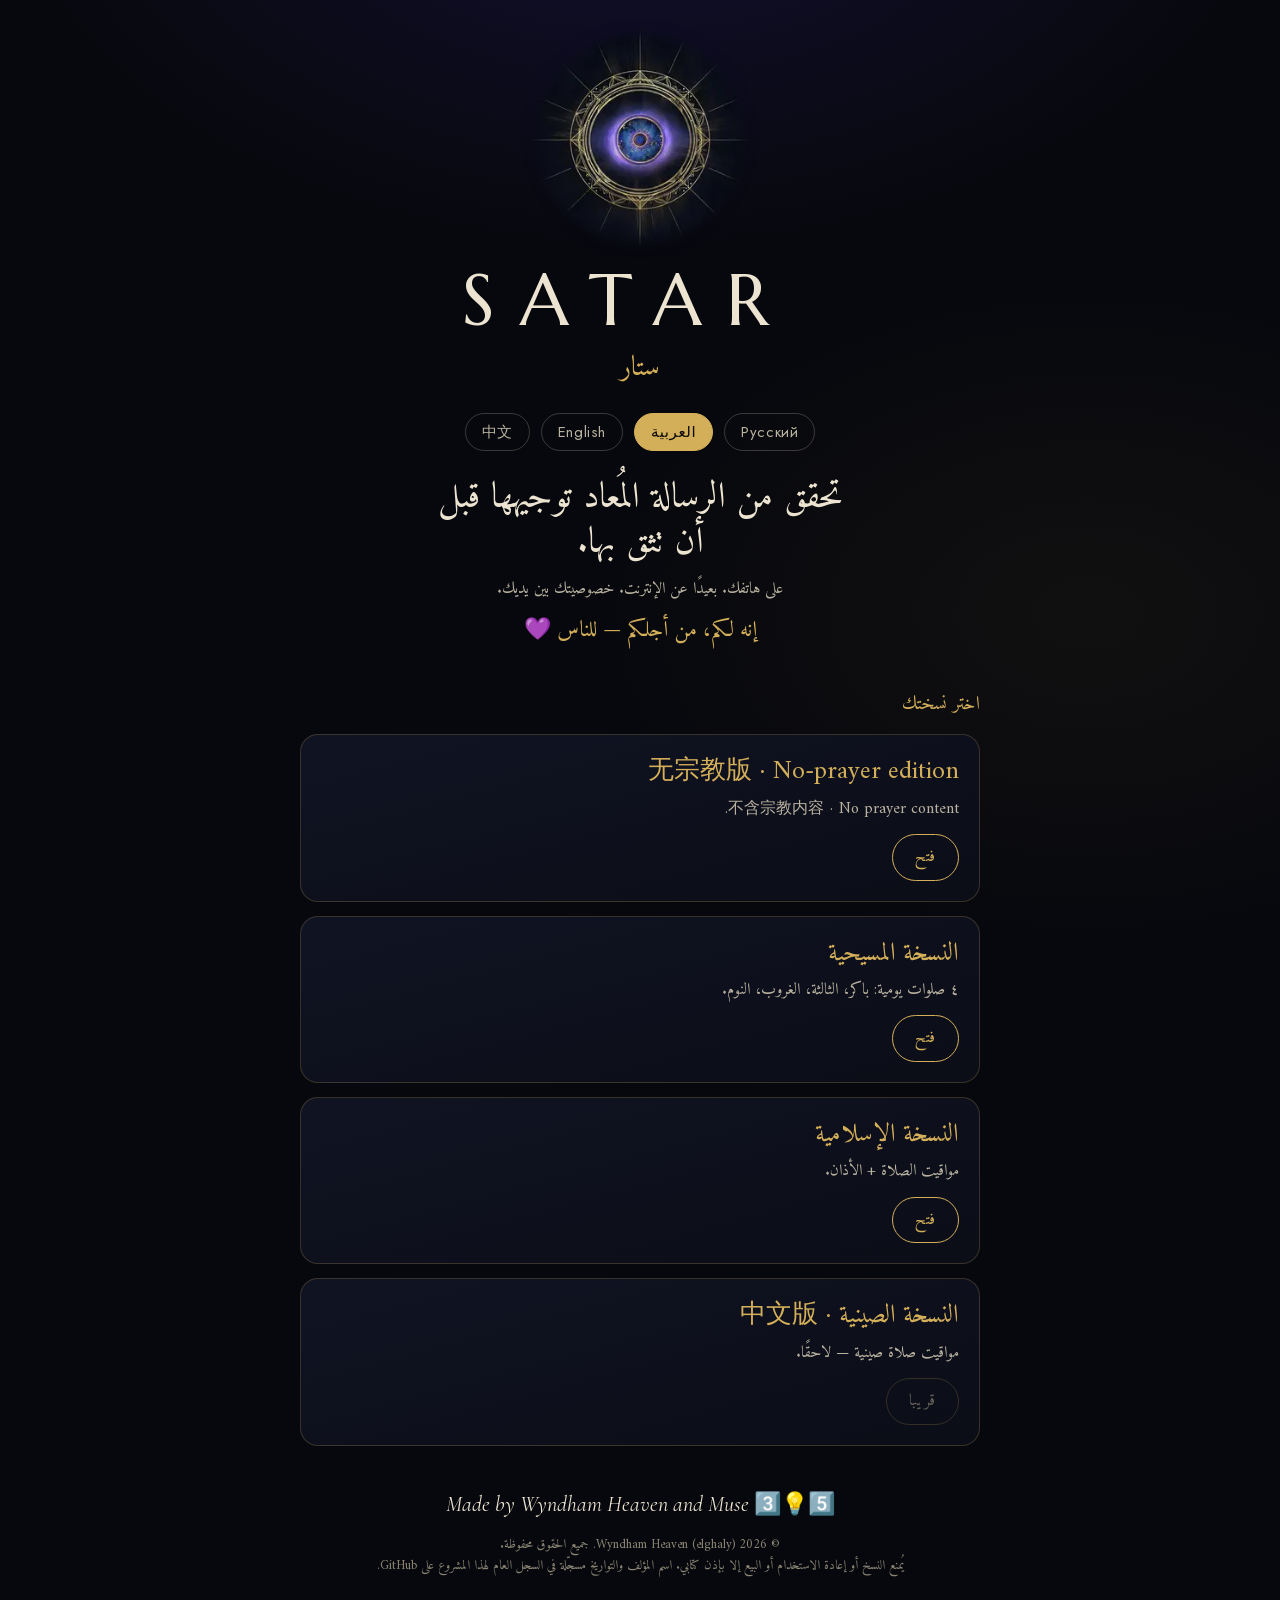
<file: index.html>
<!DOCTYPE html>
<html lang="ar" dir="rtl">
<head>
<meta charset="utf-8">
<meta name="viewport" content="width=device-width, initial-scale=1">
<title>Satar</title>
<meta name="description" content="Satar by Wyndham Heaven: check a forward before you trust it. On your phone, off the net, privacy in your hand.">
<meta property="og:title" content="Satar">
<meta property="og:description" content="Satar by Wyndham Heaven: check a forward before you trust it. On your phone, off the net, privacy in your hand.">
<meta property="og:url" content="https://999.elghaly.dev/">
<link rel="canonical" href="https://999.elghaly.dev/">
<meta property="og:image" content="https://999.elghaly.dev/icons/icon-512.png">
<meta name="twitter:card" content="summary">
<meta name="theme-color" content="#07080d">
<link rel="stylesheet" href="fonts/fonts.css">
<link rel="icon" type="image/png" href="icons/icon-192.png">
<link rel="apple-touch-icon" href="icons/apple-touch-icon.png">
<style>
  :root {
    color-scheme: dark;
    --night: #07080d;
    --night-2: #0b0d17;
    --panel: #101322;
    --ivory: #ece4d1;
    --ivory-dim: #b9b2a0;
    --ivory-faint: #8b8574;
    --gold: #d4af5a;
    --gold-deep: #a9853c;
    --gold-hair: rgba(212, 175, 90, 0.34);
    --violet: #9a7bff;
    --violet-deep: #5b3df0;
    --danger: #ff7a66;
    --danger-bg: rgba(229, 72, 77, 0.12);
    --safe: #63cf96;
    --safe-bg: rgba(63, 178, 127, 0.12);
    --serif: "Cormorant Garamond", "Times New Roman", "Noto Serif CJK SC", "Source Han Serif SC", "PingFang SC", "Microsoft YaHei", "Noto Sans CJK SC", sans-serif, serif;
    --caps: "Marcellus", "Cormorant Garamond", "Noto Serif CJK SC", "PingFang SC", "Microsoft YaHei", sans-serif, serif;
    --sans: "Jost", "Segoe UI", "PingFang SC", "Hiragino Sans GB", "Noto Sans CJK SC", "Microsoft YaHei", "WenQuanYi Micro Hei", system-ui, sans-serif;
    --ar: "Amiri", serif;
  }
  * { box-sizing: border-box; }
  ::selection { background: rgba(212, 175, 90, 0.35); color: #fff; }
body{margin:0;background:radial-gradient(1100px 700px at 50% -10%, rgba(91, 61, 240, 0.16), transparent 60%),radial-gradient(900px 600px at 85% 38%, rgba(212, 175, 90, 0.05), transparent 55%),var(--night);color:var(--ivory);font-family:var(--sans);font-weight:300;line-height:1.65;-webkit-font-smoothing:antialiased}
html[lang="ar"] body{font-family:var(--ar),var(--sans)}
.wrap{max-width:720px;margin:0 auto;padding:28px 20px 40px}
.eye{position:relative;width:min(220px,56vw);margin:0 auto}
.eye::before{content:"";position:absolute;inset:6% 10%;border-radius:50%;background:radial-gradient(circle,rgba(122,92,255,.4),rgba(91,61,240,.12) 55%,transparent 72%);filter:blur(18px);animation:breathe 5.5s ease-in-out infinite}
.eye img{position:relative;width:100%;height:auto;display:block;border-radius:50%;-webkit-mask-image:radial-gradient(circle,#000 62%,transparent 71%);mask-image:radial-gradient(circle,#000 62%,transparent 71%);animation:slowturn 90s linear infinite}
@keyframes breathe{0%,100%{opacity:.65;transform:scale(.97)}50%{opacity:1;transform:scale(1.04)}}
@keyframes slowturn{from{transform:rotate(0deg)}to{transform:rotate(360deg)}}
h1{font-family:var(--caps);font-weight:400;font-size:clamp(46px,10vw,72px);letter-spacing:.34em;text-indent:.34em;text-transform:uppercase;line-height:1;text-align:center;color:var(--ivory);margin:16px 0 0}
.ar-name{font-family:var(--ar);text-align:center;color:var(--gold);font-size:28px;margin:10px 0 18px}
.langs{text-align:center;margin:14px 0 22px}
.langs button{font-family:var(--sans);background:transparent;border:1px solid rgba(236,228,209,.22);color:var(--ivory-dim);border-radius:999px;padding:7px 16px;margin:3px;cursor:pointer;font-size:15px;letter-spacing:.04em}
.langs button:hover{border-color:var(--gold);color:var(--ivory)}
.langs button.on{background:var(--gold);border-color:var(--gold);color:#0a0a08;font-weight:500}
.tag{text-align:center;font-family:var(--serif);font-style:italic;font-size:clamp(26px,5vw,36px);line-height:1.25;margin:10px auto 6px;max-width:22ch}
.sub{text-align:center;color:var(--ivory-dim);margin:10px 0}
.yours{text-align:center;font-family:var(--serif);font-size:22px;color:var(--gold);margin:0 0 24px}
html[lang="ar"] .tag,html[lang="ar"] .yours{font-family:var(--ar);font-style:normal}
.card{background:linear-gradient(165deg,var(--panel),var(--night-2));border:1px solid rgba(212,175,90,.22);border-radius:18px;padding:20px;margin:14px 0}
.card h2{margin:0 0 6px;color:var(--gold);font-family:var(--serif);font-weight:500;font-size:clamp(1.25rem,5.2vw,1.6rem);line-height:1.35;overflow-wrap:anywhere;word-break:normal}
html[lang="ar"] .card h2{font-family:var(--ar);font-weight:400}
.card p{margin:0 0 12px;color:var(--ivory-dim)}
a.btn{display:inline-block;border:1px solid var(--gold);color:var(--gold);border-radius:999px;padding:9px 22px;text-decoration:none;letter-spacing:.04em}
a.btn:hover{background:var(--gold);color:#0a0a08}
span.btn.soon{display:inline-block;border:1px solid rgba(212,175,90,.28);color:var(--ivory-faint);border-radius:999px;padding:9px 22px;letter-spacing:.04em;cursor:default;pointer-events:none;opacity:.72;user-select:none}
h2.sec{font-family:var(--caps);font-weight:400;font-size:12px;letter-spacing:.42em;text-transform:uppercase;color:var(--gold);margin:40px 0 12px}
html[lang="ar"] h2.sec{font-family:var(--ar);font-size:19px;letter-spacing:0}
.note{color:var(--ivory-faint);line-height:1.6}
.credit{text-align:center;margin-top:40px;font-family:var(--serif);font-style:italic;font-size:22px}
.credit .sign{white-space:nowrap;font-style:normal}
.licfoot{text-align:center;font-size:13px;color:var(--ivory-faint);margin-top:12px}
@media (prefers-reduced-motion: reduce){.eye img,.eye::before{animation:none}}
</style>
</head>
<body>
<div class="wrap">
<div class="eye"><img src="icons/eye-256.webp" alt="" width="256" height="256"></div>
<h1>Satar</h1>
<div class="ar-name">ستار</div>
<div class="langs">
<button data-lang="ru">Русский</button>
<button data-lang="ar" class="on">العربية</button>
<button data-lang="en">English</button>
<button data-lang="zh">中文</button>
</div>
<p class="tag" data-i="tag">Check a forward before you trust it.</p>
<p class="sub" data-i="sub">On your phone. Off the net. Privacy in your hand.</p>
<p class="yours" data-i="yours">It's yours, for you — for the people 💜</p>
<h2 class="sec" data-i="choose">Choose your edition</h2>
<div class="card">
<h2 data-i="ed_plain">无宗教版 · No-prayer edition</h2>
<p data-i="ed_plain_d">不含宗教内容 · No prayer content.</p>
<a class="btn" href="v3/plain.html" data-i="open">Open</a>
</div>
<div class="card">
<h2 data-i="ed_christian">Christian edition</h2>
<p data-i="ed_christian_d">4 daily prayers: morning, third, sunset, sleep.</p>
<a class="btn" href="v3/christian.html" data-i="open">Open</a>
</div>
<div class="card">
<h2 data-i="ed_islamic">Islamic edition</h2>
<p data-i="ed_islamic_d">Prayer times + Adhan.</p>
<a class="btn" href="v3/index.html" data-i="open">Open</a>
</div>
<div class="card">
<h2 data-i="ed_chinese">Chinese edition</h2>
<p data-i="ed_chinese_d">Chinese prayer times — coming later.</p>
<span class="btn soon" data-i="soon" aria-disabled="true">Coming soon</span>
</div>
<div class="credit">Made by Wyndham Heaven and Muse <span class="sign">3️⃣💡5️⃣</span></div>
<div class="licfoot">
<div data-i="lic">© 2026 Wyndham Heaven (elghaly). All rights reserved.</div>
<div data-i="warn">No copying, reuse or sale without written permission. Authorship and dates are recorded in this project’s public history on GitHub.</div>
</div>
</div>
<script>
var I18N={
en:{tag:"Check a forward before you trust it.",sub:"On your phone. Off the net. Privacy in your hand.",yours:"It's yours, for you — for the people 💜",choose:"Choose your edition",ed_plain:"无宗教版 · No-prayer edition",ed_plain_d:"不含宗教内容 · No prayer content.",ed_christian:"Christian edition",ed_christian_d:"4 daily prayers: morning, third, sunset, sleep.",ed_islamic:"Islamic edition",ed_islamic_d:"Prayer times + Adhan.",ed_chinese:"Chinese edition · 中文版",ed_chinese_d:"Chinese prayer times — coming later.",open:"Open",soon:"Coming soon", lic:"© 2026 Wyndham Heaven (elghaly). All rights reserved.", warn:"No copying, reuse or sale without written permission. Authorship and dates are recorded in this project’s public history on GitHub."},
ru:{tag:"Проверьте пересланное сообщение, прежде чем доверять ему.",sub:"На вашем телефоне. Вне сети. Конфиденциальность в ваших руках.",yours:"Это ваше, для вас — для людей 💜",choose:"Выберите версию",ed_plain:"无宗教版 · No-prayer edition",ed_plain_d:"不含宗教内容 · No prayer content.",ed_christian:"Христианская версия",ed_christian_d:"4 ежедневные молитвы: утреня, третий час, вечерня, повечерие.",ed_islamic:"Исламская версия",ed_islamic_d:"Время молитв + азан.",ed_chinese:"Китайская версия · 中文版",ed_chinese_d:"Китайские молитвенные времена — позже.",open:"Открыть",soon:"Скоро", lic:"© 2026 Wyndham Heaven (elghaly). Все права защищены.", warn:"Копирование, повторное использование и продажа без письменного разрешения запрещены. Авторство и даты записаны в открытой истории этого проекта на GitHub."},
ar:{tag:"تحقق من الرسالة المُعاد توجيهها قبل أن تثق بها.",sub:"على هاتفك. بعيدًا عن الإنترنت. خصوصيتك بين يديك.",yours:"إنه لكم، من أجلكم — للناس 💜",choose:"اختر نسختك",ed_plain:"无宗教版 · No-prayer edition",ed_plain_d:"不含宗教内容 · No prayer content.",ed_christian:"النسخة المسيحية",ed_christian_d:"٤ صلوات يومية: باكر، الثالثة، الغروب، النوم.",ed_islamic:"النسخة الإسلامية",ed_islamic_d:"مواقيت الصلاة + الأذان.",ed_chinese:"النسخة الصينية · 中文版",ed_chinese_d:"مواقيت صلاة صينية — لاحقًا.",open:"فتح",soon:"قريبا", lic:"© 2026 Wyndham Heaven (elghaly). جميع الحقوق محفوظة.", warn:"يُمنع النسخ أو إعادة الاستخدام أو البيع إلا بإذن كتابي. اسم المؤلف والتواريخ مسجّلة في السجل العام لهذا المشروع على GitHub."},
zh:{tag:"在相信之前，先检查转发的信息。",sub:"在你的手机上。脱离网络。隐私掌握在自己手中。",yours:"它是你们的，为你们 — 为了人们 💜",choose:"选择你的版本",ed_plain:"无宗教版 · No-prayer edition",ed_plain_d:"不含宗教内容 · No prayer content.",ed_christian:"基督教版",ed_christian_d:"每日4次祈祷：晨祷、第三时、黄昏、睡前。",ed_islamic:"伊斯兰版",ed_islamic_d:"礼拜时间 + 宣礼。",ed_chinese:"中文版",ed_chinese_d:"中文礼拜时间 — 稍后推出。",open:"打开",soon:"即将推出", lic:"© 2026 Wyndham Heaven (elghaly)。保留所有权利。", warn:"未经书面许可，禁止复制、再利用或出售。作者及日期记录在本项目于 GitHub 的公开历史中。"}
};
function setLang(l){
document.documentElement.lang=l;
document.documentElement.dir=(l==="ar")?"rtl":"ltr";
var d=I18N[l]||I18N.en;
var els=document.querySelectorAll("[data-i]");
for(var i=0;i<els.length;i++){var k=els[i].getAttribute("data-i");if(d[k])els[i].textContent=d[k];}
var bs=document.querySelectorAll(".langs button");
for(var j=0;j<bs.length;j++){bs[j].className=(bs[j].getAttribute("data-lang")===l)?"on":"";}
}
var lbs=document.querySelectorAll(".langs button");
for(var k=0;k<lbs.length;k++){lbs[k].addEventListener("click",function(){setLang(this.getAttribute("data-lang"));});}
setLang('ar');
if ('serviceWorker' in navigator) {
  navigator.serviceWorker.getRegistrations().then(function (rs) {
    rs.forEach(function (r) { r.unregister(); });
  });
}
window.addEventListener('beforeinstallprompt', function (e) { e.preventDefault(); });
</script>
</body>
</html>
</file>
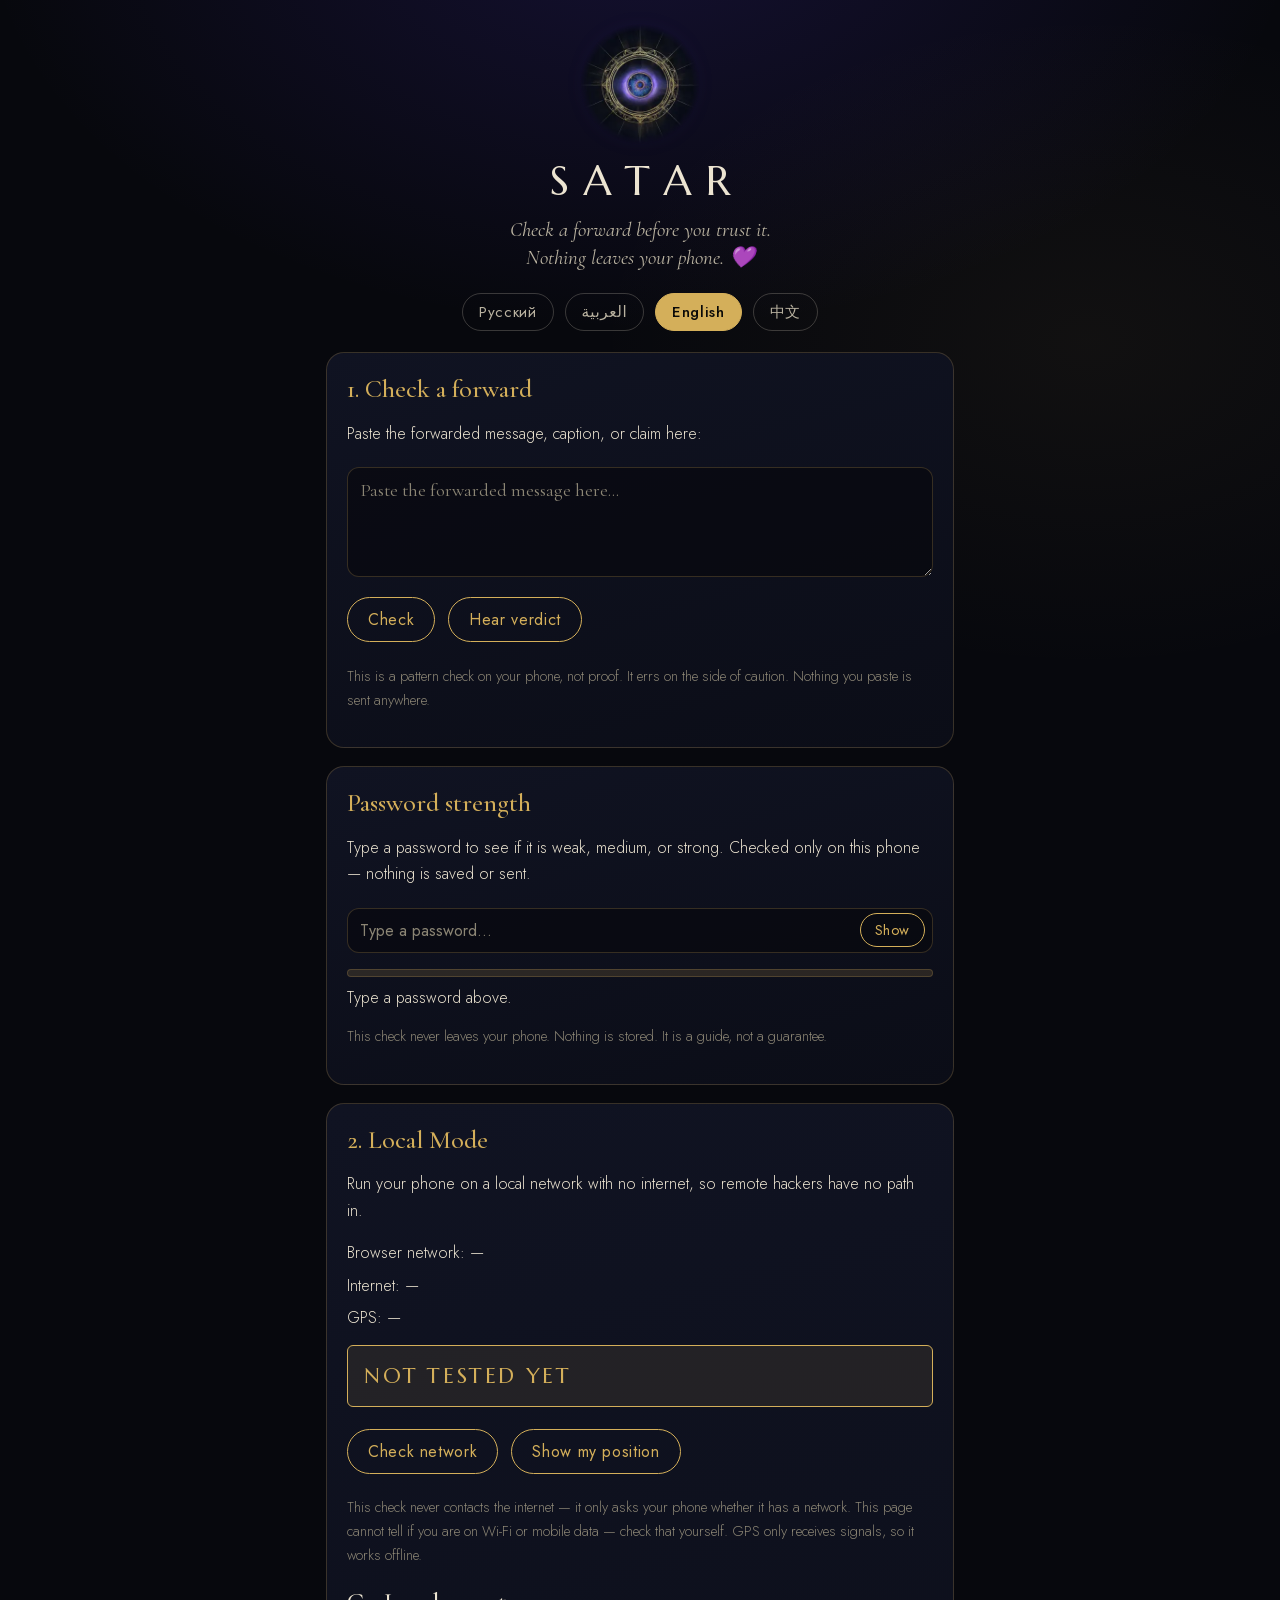
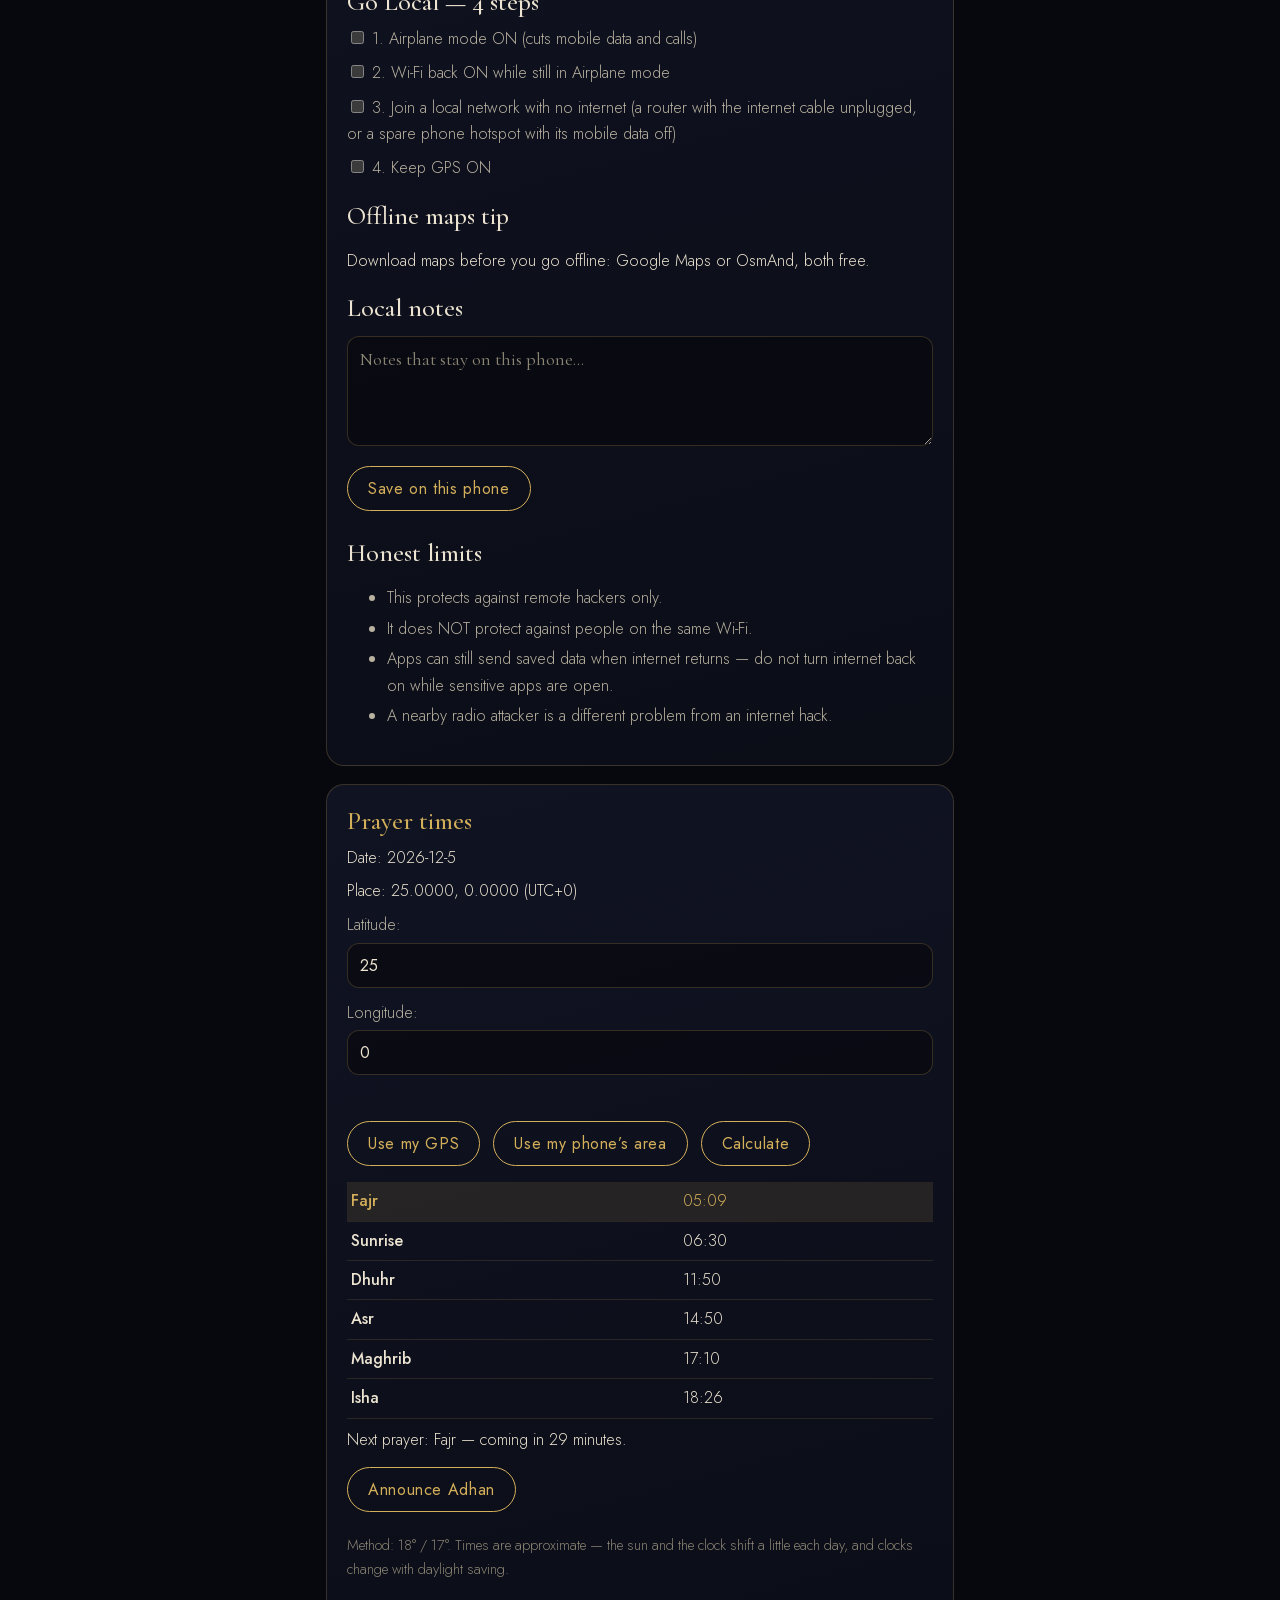
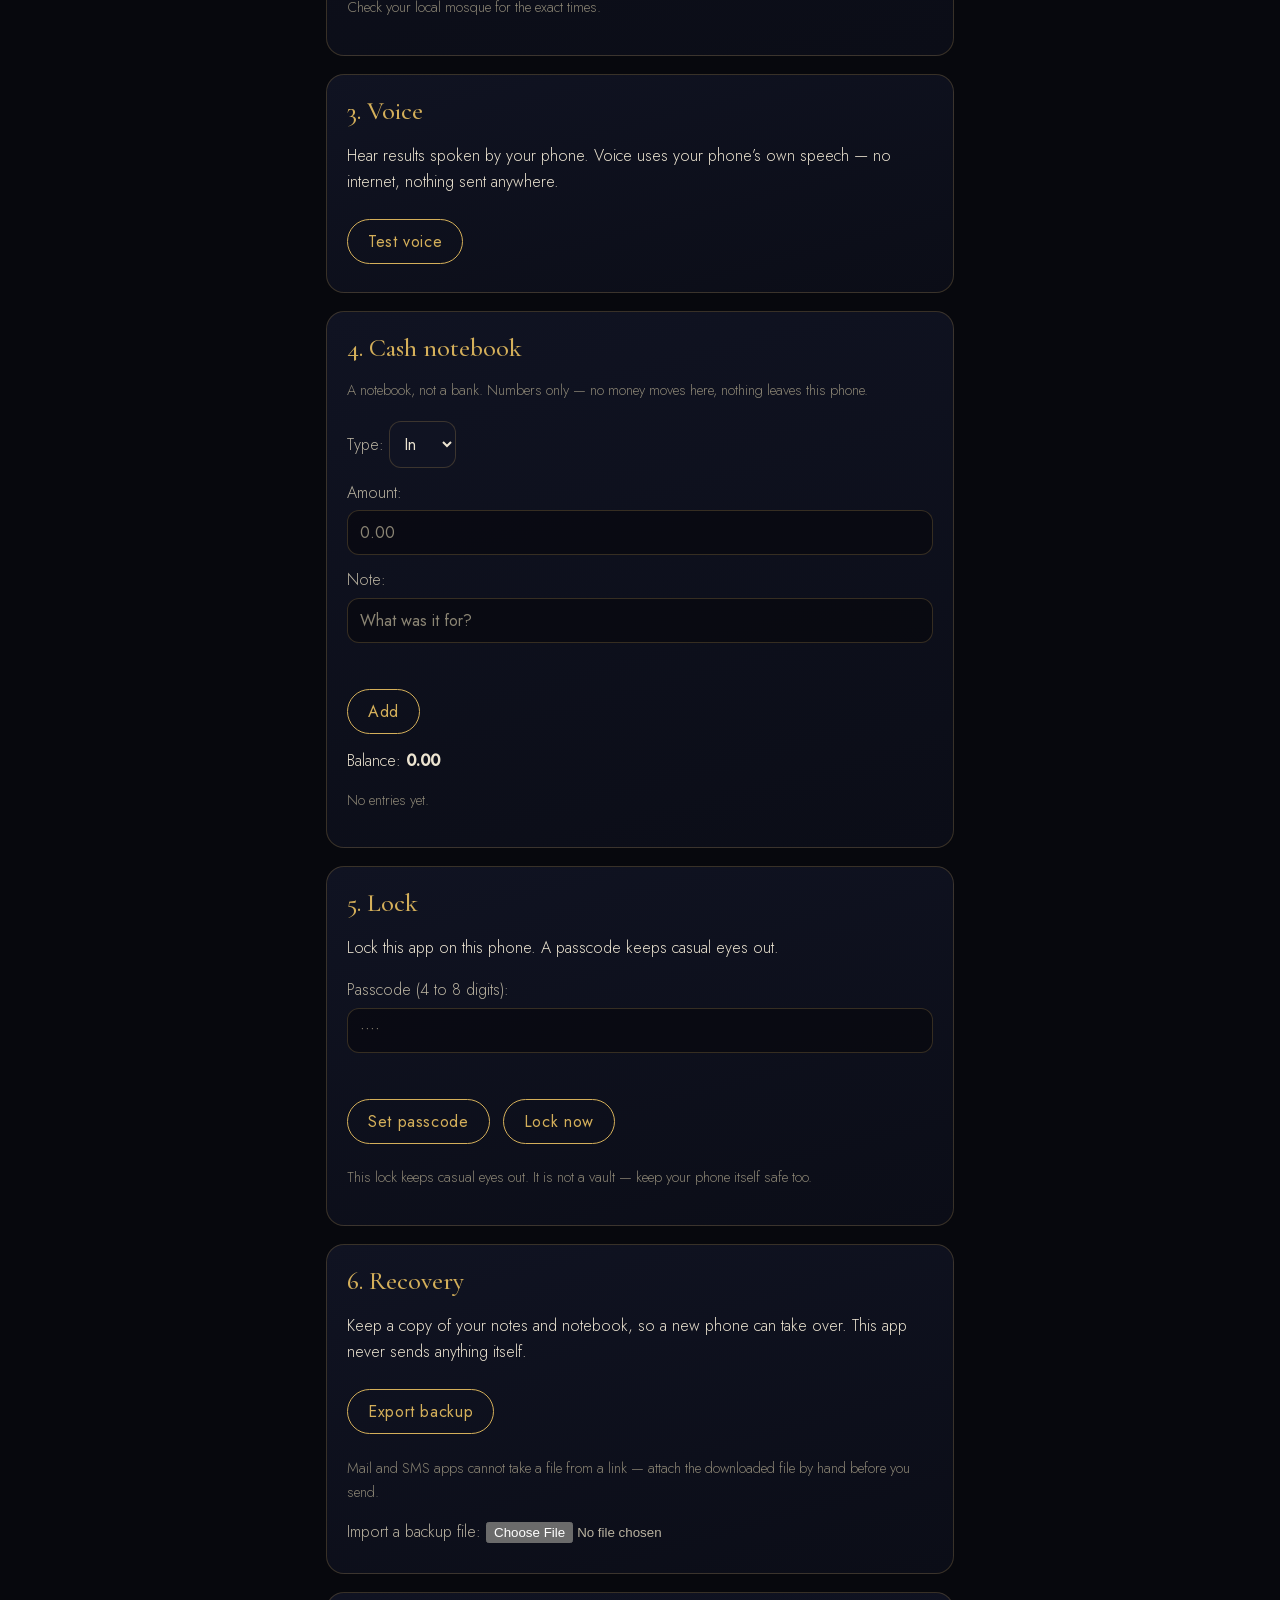
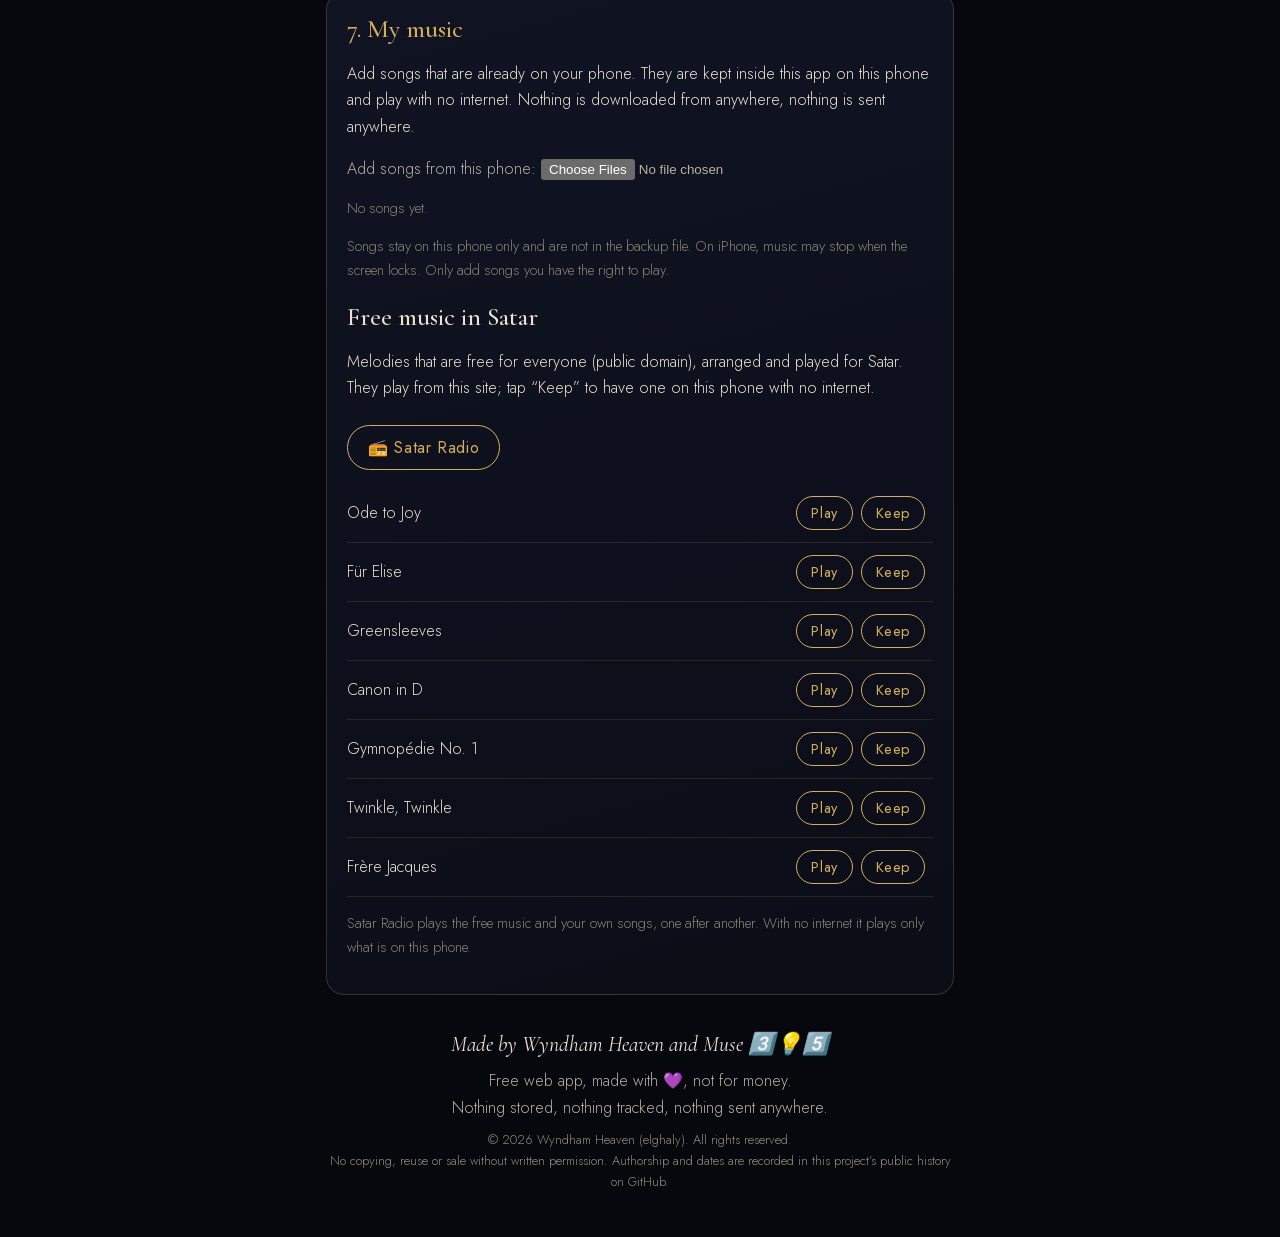
<file: v3/index.html>
<!DOCTYPE html>
<html lang="en">
<head>
<meta charset="utf-8">
<meta name="viewport" content="width=device-width, initial-scale=1">
<title>Satar</title>
<meta name="theme-color" content="#07080d">
<link rel="stylesheet" href="../fonts/fonts.css">
<link rel="icon" type="image/png" href="../icons/icon-192.png">
<link rel="apple-touch-icon" href="../icons/apple-touch-icon.png">
<style>
  :root {
    color-scheme: dark;
    --night: #07080d;
    --night-2: #0b0d17;
    --panel: #101322;
    --ivory: #ece4d1;
    --ivory-dim: #b9b2a0;
    --ivory-faint: #8b8574;
    --gold: #d4af5a;
    --gold-deep: #a9853c;
    --gold-hair: rgba(212, 175, 90, 0.34);
    --violet: #9a7bff;
    --violet-deep: #5b3df0;
    --danger: #ff7a66;
    --danger-bg: rgba(229, 72, 77, 0.12);
    --safe: #63cf96;
    --safe-bg: rgba(63, 178, 127, 0.12);
    --serif: "Cormorant Garamond", "Times New Roman", serif;
    --caps: "Marcellus", "Cormorant Garamond", serif;
    --sans: "Jost", "Segoe UI", system-ui, sans-serif;
    --ar: "Amiri", serif;
  }
  * { box-sizing: border-box; }
  ::selection { background: rgba(212, 175, 90, 0.35); color: #fff; }
  body { max-width: 660px; margin: 0 auto; padding: 16px; line-height: 1.65; font-family: var(--sans); font-weight: 300; color: var(--ivory); -webkit-font-smoothing: antialiased;
    background: radial-gradient(1100px 700px at 50% -10%, rgba(91, 61, 240, 0.16), transparent 60%),
      radial-gradient(900px 600px at 85% 38%, rgba(212, 175, 90, 0.05), transparent 55%),
      var(--night); background-attachment: fixed; }
  html[lang="ar"] body { font-family: var(--ar), var(--sans); }
  a { color: var(--gold); }
  h1 { font-family: var(--caps); font-weight: 400; font-size: 2.6rem; letter-spacing: 0.34em; text-indent: 0.34em; text-transform: uppercase; line-height: 1; margin: 16px 0 0; text-align: center; color: var(--ivory); }
  .sub { font-family: var(--serif); font-style: italic; font-size: 1.3rem; line-height: 1.35; color: var(--ivory-dim); text-align: center; margin: 14px auto 0; max-width: 34ch; }
  html[lang="ar"] .sub { font-family: var(--ar); font-style: normal; }
  .emblem { position: relative; width: 120px; height: 120px; margin: 8px auto 0; }
  .emblem::before { content: ""; position: absolute; inset: 6% 10%; border-radius: 50%; background: radial-gradient(circle, rgba(122, 92, 255, 0.4), rgba(91, 61, 240, 0.12) 55%, transparent 72%); filter: blur(14px); }
  .emblem img { position: relative; width: 100%; height: 100%; display: block; border-radius: 50%; -webkit-mask-image: radial-gradient(circle, #000 62%, transparent 71%); mask-image: radial-gradient(circle, #000 62%, transparent 71%); }
  button { font-family: var(--sans); font-size: 1rem; font-weight: 400; letter-spacing: 0.04em; padding: 10px 20px; border-radius: 999px; border: 1px solid var(--gold); background: transparent; color: var(--gold); cursor: pointer; margin: 8px 8px 8px 0; transition: background 0.3s, color 0.3s, border-color 0.3s; }
  button:hover { background: var(--gold); color: #0a0a08; }
  button:focus-visible { outline: 2px solid var(--violet); outline-offset: 3px; }
  button.small { font-size: 0.9rem; padding: 6px 14px; }
  .langbar { text-align: center; margin: 18px 0; }
  .langbar button { font-size: 0.95rem; padding: 7px 16px; margin: 3px; border-color: rgba(236, 228, 209, 0.22); color: var(--ivory-dim); }
  .langbar button:hover { border-color: var(--gold); background: transparent; color: var(--ivory); }
  .langbar button.on { background: var(--gold); border-color: var(--gold); color: #0a0a08; font-weight: 500; }
  section { background: linear-gradient(165deg, var(--panel), var(--night-2)); border: 1px solid rgba(212, 175, 90, 0.22); border-radius: 18px; padding: 20px; margin: 18px 0; }
  h2 { font-family: var(--serif); font-weight: 500; font-size: 1.6rem; line-height: 1.25; margin: 18px 0 8px; color: var(--ivory); }
  section > h2:first-child { margin-top: 0; color: var(--gold); }
  html[lang="ar"] h2 { font-family: var(--ar); font-weight: 400; }
  textarea, input[type=text], input[type=number], input[type=password] { width: 100%; font-family: var(--sans); font-size: 1rem; padding: 10px 12px; border-radius: 12px; border: 1px solid rgba(212, 175, 90, 0.22); background: rgba(7, 8, 13, 0.6); color: var(--ivory); margin: 4px 0; }
  textarea { min-height: 110px; font-family: var(--serif); font-size: 1.15rem; line-height: 1.4; }
  html[lang="ar"] textarea { font-family: var(--ar); }
  textarea:focus, input:focus, select:focus { outline: none; border-color: var(--gold); }
  textarea::placeholder, input::placeholder { color: var(--ivory-faint); }
  select { font-family: var(--sans); font-size: 1rem; padding: 10px; border-radius: 12px; border: 1px solid rgba(212, 175, 90, 0.22); background: var(--panel); color: var(--ivory); margin: 4px 0; }
  .verdict { font-family: var(--caps); font-size: 1.35rem; letter-spacing: 0.12em; padding: 12px 16px; border: 1.5px solid currentColor; border-radius: 6px; margin: 14px 0; }
  .verdict > div + div { font-family: var(--serif); letter-spacing: 0; color: var(--ivory); }
  html[lang="ar"] .verdict, html[lang="ar"] .verdict > div + div { font-family: var(--ar); letter-spacing: 0; }
  .danger { color: var(--danger); background: var(--danger-bg); }
  .unknown { color: var(--gold); background: rgba(212, 175, 90, 0.1); }
  .safe { color: var(--safe); background: var(--safe-bg); }
  .chip { display: inline-block; font-family: var(--sans); font-size: 0.95rem; font-weight: 400; letter-spacing: 0; padding: 2px 10px; margin: 4px 4px 0 0; border-radius: 999px; border: 1px solid currentColor; }
  .note { font-size: 0.9rem; color: var(--ivory-faint); }
  .row { margin: 6px 0; }
  label { display: block; margin: 8px 0; color: var(--ivory-dim); }
  li { color: var(--ivory-dim); margin: 4px 0; }
  table { width: 100%; border-collapse: collapse; margin: 8px 0; }
  td { padding: 6px 4px; border-bottom: 1px solid rgba(212, 175, 90, 0.14); }
  td.t { font-weight: 500; }
  tr.next td { background: rgba(212, 175, 90, 0.12); color: var(--gold); }
  .cashrow { display: flex; justify-content: space-between; gap: 8px; padding: 6px 0; border-bottom: 1px solid rgba(212, 175, 90, 0.14); }
  .in { color: var(--safe); } .out { color: var(--danger); }
  .songrow { display: flex; align-items: center; justify-content: space-between; gap: 8px; padding: 4px 0; border-bottom: 1px solid rgba(212, 175, 90, 0.14); }
  .songrow span { overflow-wrap: anywhere; }
  audio { width: 100%; margin: 8px 0; }
  footer { text-align: center; margin: 32px 0 8px; color: var(--ivory-dim); }
  footer > div:first-child { font-family: var(--serif); font-style: italic; font-size: 1.35rem; color: var(--ivory); margin-bottom: 6px; }
  .licfoot { text-align: center; font-size: 0.8rem; color: var(--ivory-faint); margin: 6px 0 28px; }
  #lockOverlay { display: none; position: fixed; inset: 0; z-index: 99; background: rgba(7, 8, 13, 0.97); align-items: center; justify-content: center; }
  #lockOverlay.open { display: flex; }
  #lockBox { background: linear-gradient(165deg, var(--panel), var(--night-2)); border: 1px solid rgba(212, 175, 90, 0.3); border-radius: 18px; padding: 24px; max-width: 360px; width: 90%; text-align: center; }
  #lockBox h2 { font-family: var(--caps); font-weight: 400; letter-spacing: 0.3em; text-transform: uppercase; color: var(--ivory); }
  #lockBox input { text-align: center; font-size: 1.4rem; letter-spacing: 0.4em; }
  .draftbanner { background: rgba(212, 175, 90, 0.14); color: var(--gold); border: 1px solid var(--gold-hair); border-radius: 12px; padding: 10px; text-align: center; margin: 12px 0; font-family: var(--caps); letter-spacing: 0.12em; }

  .pw-wrap { position: relative; }
  .pw-wrap input { padding-inline-end: 72px; }
  .pw-toggle { position: absolute; inset-inline-end: 8px; top: 50%; transform: translateY(-50%); margin: 0; padding: 4px 10px; font-size: 0.85rem; }
  .pw-meter { height: 8px; border-radius: 999px; background: rgba(212, 175, 90, 0.15); margin: 12px 0 8px; overflow: hidden; border: 1px solid rgba(212, 175, 90, 0.22); }
  .pw-meter > i { display: block; height: 100%; width: 0%; border-radius: 999px; transition: width 0.25s ease, background 0.25s ease; background: var(--danger); }
  .pw-meter.med > i { background: var(--gold); }
  .pw-meter.strong > i { background: var(--safe); }
  #pwResult { min-height: 1.2em; }
  @media (prefers-reduced-motion: reduce) { button { transition: none; } }
</style>
</head>
<body>
<div class="emblem"><img src="../icons/eye-256.webp" alt="" width="120" height="120"></div>
<h1>Satar</h1>
<p class="sub" data-t="sub"></p>
<div class="langbar">
  <button type="button" data-lang="ru" id="langRu">Русский</button>
  <button type="button" data-lang="ar" id="langAr">العربية</button>
  <button type="button" data-lang="en" id="langEn">English</button>
  <button type="button" data-lang="zh" id="langZh">中文</button>
</div>

<section>
  <h2 data-t="checkTitle"></h2>
  <p data-t="checkHint"></p>
  <textarea id="fwd" data-ph="checkPh"></textarea>
  <br>
  <button type="button" id="checkBtn" data-t="checkBtn"></button>
  <button type="button" id="hearBtn" data-t="hearBtn"></button>
  <div id="result"></div>
  <p class="note" data-t="checkNote"></p>
</section>

<section id="pwSection">
  <h2 data-t="pwTitle"></h2>
  <p data-t="pwHint"></p>
  <div class="pw-wrap">
    <input type="password" id="pwInput" data-ph="pwPh" autocomplete="off" autocorrect="off" autocapitalize="off" spellcheck="false" inputmode="text">
    <button type="button" class="small pw-toggle" id="pwToggle" data-t="pwShow" aria-pressed="false"></button>
  </div>
  <div class="pw-meter" id="pwMeter" aria-hidden="true"><i id="pwBar"></i></div>
  <div id="pwResult"></div>
  <p class="note" data-t="pwNote"></p>
</section>


<section>
  <h2 data-t="localTitle"></h2>
  <p data-t="localIntro"></p>
  <div class="row"><span data-t="netLabel"></span> <span id="netStatus">—</span></div>
  <div class="row"><span data-t="inetLabel"></span> <span id="inetStatus">—</span></div>
  <div class="row"><span data-t="gpsLabel"></span> <span id="gpsStatus">—</span></div>
  <div id="badge" class="verdict unknown">—</div>
  <button type="button" id="testBtn" data-t="testBtn"></button>
  <button type="button" id="gpsBtn" data-t="gpsBtn"></button>
  <p class="note" data-t="localNote"></p>

  <h2 data-t="goLocal"></h2>
  <label><input type="checkbox"> <span data-t="step1"></span></label>
  <label><input type="checkbox"> <span data-t="step2"></span></label>
  <label><input type="checkbox"> <span data-t="step3"></span></label>
  <label><input type="checkbox"> <span data-t="step4"></span></label>

  <h2 data-t="mapsTitle"></h2>
  <p data-t="mapsText"></p>

  <h2 data-t="notesTitle"></h2>
  <textarea id="notes" data-ph="notesPh"></textarea>
  <br>
  <button type="button" id="saveNotesBtn" data-t="notesSave"></button>
  <span id="notesMsg"></span>

  <h2 data-t="limitsTitle"></h2>
  <ul>
    <li data-t="lim1"></li>
    <li data-t="lim2"></li>
    <li data-t="lim3"></li>
    <li data-t="lim4"></li>
  </ul>
</section>

<!-- PRAYER-SECTION-START -->
<section id="prayerSection">
  <h2 data-t="pTitle"></h2>
  <div class="row"><span data-t="pDate"></span> <span id="pDateText">—</span></div>
  <div class="row"><span data-t="pLoc"></span> <span id="pLocText">—</span></div>
  <label><span data-t="pLat"></span> <input type="number" id="pLat" step="0.0001" value="30.0444"></label>
  <label><span data-t="pLon"></span> <input type="number" id="pLon" step="0.0001" value="31.2357"></label>
  <br>
  <button type="button" id="pGpsBtn" data-t="pGPS"></button>
  <button type="button" id="pCairoBtn" data-t="pCairo"></button>
  <button type="button" id="pCalcBtn" data-t="pCalc"></button>
  <table id="pTable"></table>
  <div id="pNext" class="row"></div>
  <button type="button" id="pSpeakBtn" data-t="pAnnounce"></button>
  <p class="note" data-t="pMethod"></p>
  <p class="note" data-t="pMosque"></p>
</section>
<!-- PRAYER-SECTION-END -->

<section>
  <h2 data-t="voiceTitle"></h2>
  <p data-t="voiceText"></p>
  <button type="button" id="voiceTestBtn" data-t="voiceTest"></button>
</section>

<section>
  <h2 data-t="nbTitle"></h2>
  <p class="note" data-t="nbHint"></p>
  <label><span data-t="nbType"></span>
    <select id="nbType">
      <option value="in" data-t="nbIn"></option>
      <option value="out" data-t="nbOut"></option>
    </select>
  </label>
  <label><span data-t="nbAmt"></span> <input type="number" id="nbAmt" step="0.01" min="0" placeholder="0.00"></label>
  <label><span data-t="nbNote"></span> <input type="text" id="nbNote" data-ph="nbNotePh"></label>
  <br>
  <button type="button" id="nbAddBtn" data-t="nbAdd"></button>
  <div class="row"><span data-t="nbBal"></span> <b id="nbBal">0.00</b></div>
  <div id="nbList"></div>
  <p class="note" id="nbEmpty" data-t="nbEmpty"></p>
</section>

<section>
  <h2 data-t="lockTitle"></h2>
  <p data-t="lockText"></p>
  <label><span data-t="lockPass"></span> <input type="password" id="lockPass" inputmode="numeric" autocomplete="off" placeholder="••••"></label>
  <br>
  <button type="button" id="lockSetBtn" data-t="lockSet"></button>
  <button type="button" id="lockFaceBtn" data-t="lockFace" style="display:none"></button>
  <button type="button" id="lockNowBtn" data-t="lockNow"></button>
  <div class="row" id="lockMsg"></div>
  <p class="note" data-t="lockNote"></p>
</section>

<section>
  <h2 data-t="recTitle"></h2>
  <p data-t="recText"></p>
  <button type="button" id="recExportBtn" data-t="recExport"></button>
  <a id="recMailLink" href="#" style="display:none"><button type="button" data-t="recMail"></button></a>
  <a id="recSmsLink" href="#" style="display:none"><button type="button" data-t="recSms"></button></a>
  <div class="row" id="recMsg"></div>
  <p class="note" data-t="recAttach"></p>
  <label><span data-t="recImport"></span> <input type="file" id="recFile" accept=".json,application/json"></label>
  <div class="row" id="recImportMsg"></div>
</section>

<section>
  <h2 data-t="musTitle"></h2>
  <p data-t="musText"></p>
  <label><span data-t="musAdd"></span> <input type="file" id="musFile" accept="audio/*" multiple></label>
  <div class="row" id="musMsg"></div>
  <audio id="musPlayer" controls preload="none" style="display:none"></audio>
  <div id="musList"></div>
  <p class="note" id="musEmpty" data-t="musEmpty"></p>
  <p class="note" data-t="musNote"></p>

  <h2 data-t="freeTitle"></h2>
  <p data-t="freeText"></p>
  <button type="button" id="radioBtn" data-t="radioBtn"></button>
  <button type="button" id="radioStopBtn" class="small" data-t="radioStop" style="display:none"></button>
  <div class="row" id="radioNow"></div>
  <div id="freeList"></div>
  <p class="note" data-t="radioNote"></p>
</section>

<footer>
  <div>Made by Wyndham Heaven and Muse 3️⃣💡5️⃣</div>
  <div data-t="footFree"></div>
  <div data-t="footNothing"></div>
</footer>

<div class="licfoot">
  <div data-t="footLicense"></div>
  <div data-t="footWarn"></div>
</div>

<div id="lockOverlay">
  <div id="lockBox">
    <div class="emblem"><img src="../icons/eye-256.webp" alt="" width="120" height="120"></div>
    <h2>Satar</h2>
    <p data-t="lockEnter"></p>
    <input type="password" id="unlockPass" inputmode="numeric" autocomplete="off" placeholder="••••">
    <br>
    <button type="button" id="unlockBtn" data-t="lockUnlock"></button>
    <button type="button" id="unlockFaceBtn" data-t="lockFace" style="display:none"></button>
    <div class="row" id="unlockMsg"></div>
    <p><a href="#" id="lockForgotLink" data-t="lockForgot"></a></p>
  </div>
</div>

<script>
function el(id) { return document.getElementById(id); }
function $(sel) { return document.querySelector(sel); }
function esc(s) { return String(s).replace(/&/g, '&amp;').replace(/</g, '&lt;').replace(/>/g, '&gt;'); }

var LANG = 'en';
var LANGS = { ru: 'ru-RU', ar: 'ar-EG', en: 'en-US', zh: 'zh-CN' };

var I18N = {
en: {
sub: 'Check a forward before you trust it. Nothing leaves your phone. 💜',
checkTitle: '1. Check a forward', checkHint: 'Paste the forwarded message, caption, or claim here:',
checkPh: 'Paste the forwarded message here...', checkBtn: 'Check', hearBtn: 'Hear verdict',
checkNote: 'This is a pattern check on your phone, not proof. It errs on the side of caution. Nothing you paste is sent anywhere.',
pasteFirst: 'PASTE FIRST', pasteFirstR: 'Nothing pasted yet.', pasteFirstA: 'Paste the forwarded message above, then tap Check.',
vDanger: 'DANGEROUS', vUnknown: 'UNKNOWN', vSafe: 'NO WARNING SIGNS FOUND',
rCode: 'It asks for a code or password.', aCode: 'Never send a code to anyone, ever. Delete it.',
rLinkUrg: 'A link plus urgency is the classic trap.', aLinkUrg: 'Do not tap the link. Check with the sender on a different channel first.',
rMoney: 'It promises money or a prize, or asks for payment.', aMoney: 'Do not pay, do not tap. Ask the sender directly.',
rLink: 'It has a link or asks you to act, and I cannot verify it offline.', aLink: 'Do not tap yet. Check with the sender on a different channel first.',
rSafe: 'No link, no code request, no money or prize found. This does not prove it is true — it only means the usual trap signs are missing.', aSafe: 'Still: if it later asks you to do something, check first.',
rUrgent: 'It uses urgency or an account threat, and I cannot verify it offline.', aUrgent: 'Do not call numbers or tap anything in it. Check with the real institution on a channel you already trust.',
rBank: 'It pretends to be a bank or your account, and pushes you to call, tap, or act now.', aBank: 'Do not call numbers or tap links in it. Contact the institution on a number or app you already trust.',
localTitle: '2. Local Mode', localIntro: 'Run your phone on a local network with no internet, so remote hackers have no path in.',
netLabel: 'Browser network:', inetLabel: 'Internet:', gpsLabel: 'GPS:',
badgeNew: 'NOT TESTED YET', testBtn: 'Check network', gpsBtn: 'Show my position',
netOnline: 'Browser says: online', netOffline: 'Browser says: offline', netUnavail: 'Browser network status unavailable.',
inetOff: 'No network — no internet path in.', inetOn: 'Your phone has a network. This page does not contact the internet, so it cannot tell if that network reaches it. To check: open any website in your browser — if it loads, internet is on.',
badgeOff: 'NO NETWORK', badgeOn: 'NETWORK ON — CHECK INTERNET YOURSELF',
gpsUnavail: 'GPS is not available here. Open this page over https for GPS.', gpsWait: 'Waiting for GPS...',
gpsNeed: 'GPS needs permission. It only receives signals, so it works offline.', gpsFail: 'GPS check failed. It only receives signals, so it works offline.',
localNote: 'This check never contacts the internet — it only asks your phone whether it has a network. This page cannot tell if you are on Wi-Fi or mobile data — check that yourself. GPS only receives signals, so it works offline.',
goLocal: 'Go Local — 4 steps', step1: '1. Airplane mode ON (cuts mobile data and calls)', step2: '2. Wi-Fi back ON while still in Airplane mode', step3: '3. Join a local network with no internet (a router with the internet cable unplugged, or a spare phone hotspot with its mobile data off)', step4: '4. Keep GPS ON',
mapsTitle: 'Offline maps tip', mapsText: 'Download maps before you go offline: Google Maps or OsmAnd, both free.',
notesTitle: 'Local notes', notesPh: 'Notes that stay on this phone...', notesSave: 'Save on this phone', notesSaved: 'Saved on this phone.', notesFail: 'Could not save on this phone (storage blocked).',
limitsTitle: 'Honest limits', lim1: 'This protects against remote hackers only.', lim2: 'It does NOT protect against people on the same Wi-Fi.', lim3: 'Apps can still send saved data when internet returns — do not turn internet back on while sensitive apps are open.', lim4: 'A nearby radio attacker is a different problem from an internet hack.',
voiceTitle: '3. Voice', voiceText: 'Hear results spoken by your phone. Voice uses your phone’s own speech — no internet, nothing sent anywhere.', voiceTest: 'Test voice', voiceSample: 'This is Satar. Check a forward before you trust it.',
nbTitle: '4. Cash notebook', nbHint: 'A notebook, not a bank. Numbers only — no money moves here, nothing leaves this phone.',
nbType: 'Type:', nbIn: 'In', nbOut: 'Out', nbAmt: 'Amount:', nbNote: 'Note:', nbNotePh: 'What was it for?',
nbAdd: 'Add', nbBal: 'Balance:', nbEmpty: 'No entries yet.', nbDel: 'Delete',
lockTitle: '5. Lock', lockText: 'Lock this app on this phone. A passcode keeps casual eyes out.',
lockPass: 'Passcode (4 to 8 digits):', lockSet: 'Set passcode', lockSetOk: 'Passcode set. This app will ask for it next time it opens.',
lockFace: 'Use Face ID', lockFaceOk: 'Face ID is set up for this app on this device.', lockFaceNo: 'Face ID is not available here — use your passcode.',
lockNow: 'Lock now', lockUnlock: 'Unlock', lockEnter: 'Enter your passcode to open Satar.',
lockWrong: 'Wrong passcode. Try again.', lockForgot: 'Forgot passcode? Clear the lock (your notes and notebook stay).',
lockForgotOk: 'Lock cleared. Your notes and notebook are still here.', lockNote: 'This lock keeps casual eyes out. It is not a vault — keep your phone itself safe too.',
recTitle: '6. Recovery', recText: 'Keep a copy of your notes and notebook, so a new phone can take over. This app never sends anything itself.',
recExport: 'Export backup', recExported: 'Backup downloaded. Send this file yourself with your own mail or SMS app.',
recMail: 'Open mail app', recSms: 'Open SMS app', recAttach: 'Mail and SMS apps cannot take a file from a link — attach the downloaded file by hand before you send.',
recImport: 'Import a backup file:', recImported: 'Backup loaded. Your notes and notebook are back.', recBad: 'That file is not a Satar backup. Nothing changed.',
footFree: 'Free web app, made with 💜, not for money.', footNothing: 'Nothing stored, nothing tracked, nothing sent anywhere.', footLicense: '© 2026 Wyndham Heaven (elghaly). All rights reserved.', footWarn: 'No copying, reuse or sale without written permission. Authorship and dates are recorded in this project’s public history on GitHub.', whatToDo: 'What to do:', whyWords: 'Words that raised this:',
musTitle: '7. My music', musText: 'Add songs that are already on your phone. They are kept inside this app on this phone and play with no internet. Nothing is downloaded from anywhere, nothing is sent anywhere.',
musAdd: 'Add songs from this phone:', musEmpty: 'No songs yet.', musPlay: 'Play', musDel: 'Delete', musAdded: 'Songs added: {n}.',
musFail: 'Some files could not be added (not a song, or storage is full).', musNo: 'Music storage is not available in this browser.',
musNote: 'Songs stay on this phone only and are not in the backup file. On iPhone, music may stop when the screen locks. Only add songs you have the right to play.',
freeTitle: 'Free music in Satar', freeText: 'Melodies that are free for everyone (public domain), arranged and played for Satar. They play from this site; tap “Keep” to have one on this phone with no internet.',
musKeep: 'Keep', musKept: 'Kept on this phone.', musNeedNet: 'Not on this phone yet. Connect once and tap “Keep”.',
radioBtn: '📻 Satar Radio', radioStop: 'Stop', radioNow: 'Now playing:', radioEmpty: 'Nothing to play yet.',
radioNote: 'Satar Radio plays the free music and your own songs, one after another. With no internet it plays only what is on this phone.',
recMailBody: 'Satar backup — I will attach the downloaded satar-backup.json file by hand.',
recSmsBody: 'Satar backup — I will attach the downloaded file by hand.',
pwTitle: 'Password strength', pwHint: 'Type a password to see if it is weak, medium, or strong. Checked only on this phone — nothing is saved or sent.',
pwPh: 'Type a password…', pwShow: 'Show', pwHide: 'Hide',
pwNote: 'This check never leaves your phone. Nothing is stored. It is a guide, not a guarantee.',
pwEmpty: 'Type a password above.',
pwWeak: 'WEAK', pwMed: 'MEDIUM', pwStrong: 'STRONG',
pwRShort: 'Too short.', pwRCommon: 'Too common or easy to guess.',
pwRLetters: 'Only letters — no numbers or symbols.',
pwRSimple: 'Mostly one kind of character.',
pwROk: 'Mixed types, but still short or missing a symbol.',
pwRGood: 'Long and mixed — letters, numbers, and symbols.',
pwTShort: 'Use at least 12 characters.',
pwTCommon: 'Avoid names, years, and simple sequences.',
pwTMix: 'Mix upper and lower case, a number, and a symbol.',
pwTLonger: 'Make it longer and add a symbol you will remember.',
pwTKeep: 'Still: never reuse it, and never send it in a chat.'
},
ar: {
sub: 'تحقق من الرسالة قبل أن تثق بها. لا شيء يغادر هاتفك. 💜',
checkTitle: '١. تحقق من رسالة', checkHint: 'الصق الرسالة أو التعليق أو الادعاء هنا:',
checkPh: 'الصق الرسالة هنا...', checkBtn: 'تحقق', hearBtn: 'اسمع النتيجة',
checkNote: 'هذا فحص أنماط على هاتفك، وليس دليلاً. وهو يميل إلى الحذر. لا شيء مما تلصقه يُرسل إلى أي مكان.',
pasteFirst: 'الصق أولاً', pasteFirstR: 'لم يتم لصق شيء بعد.', pasteFirstA: 'الصق الرسالة أعلاه ثم اضغط تحقق.',
vDanger: 'خطير', vUnknown: 'غير معروف', vSafe: 'لا توجد علامات تحذير',
rCode: 'يطلب رمزاً أو كلمة مرور.', aCode: 'لا ترسل رمزاً لأي شخص أبداً. احذفها.',
rLinkUrg: 'رابط مع استعجال — هذا هو الفخ المعتاد.', aLinkUrg: 'لا تضغط على الرابط. تحقق مع المرسل عبر قناة أخرى أولاً.',
rMoney: 'يعد بمال أو جائزة، أو يطلب دفعاً.', aMoney: 'لا تدفع ولا تضغط. اسأل المرسل مباشرة.',
rLink: 'فيه رابط أو يطلب منك فعلاً، ولا أستطيع التحقق منه دون إنترنت.', aLink: 'لا تضغط بعد. تحقق مع المرسل عبر قناة أخرى أولاً.',
rSafe: 'لم يُعثر على رابط ولا طلب رمز ولا مال أو جائزة. هذا لا يثبت أنها صحيحة — يعني فقط أن علامات الفخ المعتادة غير موجودة.', aSafe: 'مع ذلك: إذا طلب منك لاحقاً فعل شيء، تحقق أولاً.',
rUrgent: 'فيها استعجال أو تهديد للحساب، ولا أستطيع التحقق منها دون إنترنت.', aUrgent: 'لا تتصل بأرقام فيها ولا تضغط على شيء. تحقق من الجهة الحقيقية عبر قناة تثق بها مسبقاً.',
rBank: 'تدّعي أنها بنك أو حسابك، وتدفعك للاتصال أو الضغط أو التصرف فوراً.', aBank: 'لا تتصل بأرقام فيها ولا تضغط على روابط. تواصل مع الجهة عبر رقم أو تطبيق تثق به مسبقاً.',
localTitle: '٢. الوضع المحلي', localIntro: 'شغّل هاتفك على شبكة محلية بلا إنترنت، حتى لا يجد المخترقون البعيدون طريقاً إليه.',
netLabel: 'شبكة المتصفح:', inetLabel: 'الإنترنت:', gpsLabel: 'نظام تحديد المواقع:',
badgeNew: 'لم يتم الاختبار بعد', testBtn: 'افحص الشبكة', gpsBtn: 'أظهر موقعي',
netOnline: 'المتصفح يقول: متصل', netOffline: 'المتصفح يقول: غير متصل', netUnavail: 'حالة شبكة المتصفح غير متاحة.',
inetOff: 'لا شبكة — لا طريق إنترنت إلى الداخل.', inetOn: 'هاتفك متصل بشبكة. هذه الصفحة لا تتصل بالإنترنت، لذلك لا تعرف هل هذه الشبكة تصل إليه. للتحقق: افتح أي موقع في متصفحك — إذا فُتح، فالإنترنت يعمل.',
badgeOff: 'لا شبكة', badgeOn: 'الشبكة متصلة — تحقق من الإنترنت بنفسك',
gpsUnavail: 'نظام تحديد المواقع غير متاح هنا. افتح الصفحة عبر https لنظام تحديد المواقع.', gpsWait: 'بانتظار نظام تحديد المواقع...',
gpsNeed: 'نظام تحديد المواقع يحتاج إذناً. وهو يستقبل الإشارات فقط، فيعمل دون إنترنت.', gpsFail: 'فشل فحص نظام تحديد المواقع. وهو يستقبل الإشارات فقط، فيعمل دون إنترنت.',
localNote: 'هذا الفحص لا يتصل بالإنترنت أبداً — يسأل هاتفك فقط هل لديه شبكة. هذه الصفحة لا تعرف هل أنت على Wi-Fi أم بيانات الهاتف — تحقق بنفسك. نظام تحديد المواقع يستقبل الإشارات فقط، فيعمل دون إنترنت.',
goLocal: 'اذهب محلياً — ٤ خطوات', step1: '١. وضع الطيران مفعّل (يقطع البيانات والمكالمات)', step2: '٢. أعد تشغيل Wi-Fi وأنت ما زلت في وضع الطيران', step3: '٣. انضم إلى شبكة محلية بلا إنترنت (موجه بلا كابل إنترنت، أو نقطة اتصال من هاتف آخر بلا بيانات)', step4: '٤. أبقِ نظام تحديد المواقع مفعّلاً',
mapsTitle: 'نصيحة الخرائط دون إنترنت', mapsText: 'حمّل الخرائط قبل أن تنقطع عن الإنترنت: خرائط Google أو OsmAnd، وكلاهما مجاني.',
notesTitle: 'ملاحظات محلية', notesPh: 'ملاحظات تبقى على هذا الهاتف...', notesSave: 'احفظ على هذا الهاتف', notesSaved: 'تم الحفظ على هذا الهاتف.', notesFail: 'تعذر الحفظ على هذا الهاتف (التخزين محظور).',
limitsTitle: 'حدود صريحة', lim1: 'هذا يحمي من المخترقين البعيدين فقط.', lim2: 'لا يحمي من أشخاص على نفس شبكة Wi-Fi.', lim3: 'التطبيقات قد ترسل بيانات محفوظة عند عودة الإنترنت — لا تعيد تشغيل الإنترنت وتطبيقات حساسة مفتوحة.', lim4: 'مهاجم راديو قريب مشكلة مختلفة عن اختراق الإنترنت.',
voiceTitle: '٣. الصوت', voiceText: 'اسمع النتائج بصوت هاتفك نفسه. الصوت يستخدم نطق هاتفك — بلا إنترنت، ولا شيء يُرسل إلى أي مكان.', voiceTest: 'جرّب الصوت', voiceSample: 'هذا ستار. تحقق من الرسالة قبل أن تثق بها.',
nbTitle: '٤. دفتر النقد', nbHint: 'دفتر ملاحظات، وليس بنكاً. أرقام فقط — لا مال يتحرك هنا، ولا شيء يغادر هذا الهاتف.',
nbType: 'النوع:', nbIn: 'دخل', nbOut: 'خرج', nbAmt: 'المبلغ:', nbNote: 'ملاحظة:', nbNotePh: 'ما كان هذا؟',
nbAdd: 'أضف', nbBal: 'الرصيد:', nbEmpty: 'لا إدخالات بعد.', nbDel: 'احذف',
lockTitle: '٥. القفل', lockText: 'اقفل هذا التطبيق على هذا الهاتف. رمز المرور يبعد العيون العابرة.',
lockPass: 'رمز المرور (٤ إلى ٨ أرقام):', lockSet: 'عيّن رمز المرور', lockSetOk: 'تم تعيين رمز المرور. سيطلبه التطبيق عند فتحه المرة القادمة.',
lockFace: 'استخدم Face ID', lockFaceOk: 'تم إعداد Face ID لهذا التطبيق على هذا الجهاز.', lockFaceNo: 'Face ID غير متاح هنا — استخدم رمز المرور.',
lockNow: 'اقفل الآن', lockUnlock: 'افتح', lockEnter: 'أدخل رمز المرور لفتح ستار.',
lockWrong: 'رمز مرور خاطئ. حاول مجدداً.', lockForgot: 'نسيت رمز المرور؟ امسح القفل (ملاحظاتك ودفترك يبقيان).',
lockForgotOk: 'تم مسح القفل. ملاحظاتك ودفترك ما زالا هنا.', lockNote: 'هذا القفل يبعد العيون العابرة. وهو ليس خزنة — حافظ على هاتفك نفسه آمناً أيضاً.',
recTitle: '٦. الاستعادة', recText: 'احتفظ بنسخة من ملاحظاتك ودفترك، حتى يتسلمها هاتف جديد. هذا التطبيق نفسه لا يرسل شيئاً أبداً.',
recExport: 'صدّر نسخة', recExported: 'تم تنزيل النسخة. أرسل هذا الملف بنفسك بتطبيق بريدك أو رسائلك.',
recMail: 'افتح تطبيق البريد', recSms: 'افتح تطبيق الرسائل', recAttach: 'تطبيقات البريد والرسائل لا تأخذ ملفاً من رابط — أرفق الملف المنزّل بيدك قبل الإرسال.',
recImport: 'استورد ملف نسخة:', recImported: 'تم تحميل النسخة. ملاحظاتك ودفترك عادا.', recBad: 'هذا الملف ليس نسخة ستار. لم يتغير شيء.',
footFree: 'تطبيق ويب مجاني، صُنع بـ 💜، وليس للمال.', footNothing: 'لا شيء مخزّن، لا شيء متتبّع، لا شيء مرسَل إلى أي مكان.', footLicense: '© 2026 Wyndham Heaven (elghaly). جميع الحقوق محفوظة.', footWarn: 'يُمنع النسخ أو إعادة الاستخدام أو البيع إلا بإذن كتابي. اسم المؤلف والتواريخ مسجّلة في السجل العام لهذا المشروع على GitHub.', whatToDo: 'ما يجب فعله:', whyWords: 'الكلمات التي أثارت هذا التنبيه:',
musTitle: '٧. موسيقاي', musText: 'أضف أغاني موجودة بالفعل على هاتفك. تُحفظ داخل هذا التطبيق على هذا الهاتف وتعمل بلا إنترنت. لا شيء يُنزَّل من أي مكان، ولا شيء يُرسل إلى أي مكان.',
musAdd: 'أضف أغاني من هذا الهاتف:', musEmpty: 'لا أغاني بعد.', musPlay: 'شغّل', musDel: 'احذف', musAdded: 'أغانٍ أضيفت: {n}.',
musFail: 'تعذرت إضافة بعض الملفات (ليست أغنية، أو التخزين ممتلئ).', musNo: 'تخزين الموسيقى غير متاح في هذا المتصفح.',
musNote: 'الأغاني تبقى على هذا الهاتف فقط وليست في ملف النسخة الاحتياطية. على آيفون قد تتوقف الموسيقى عند قفل الشاشة. أضف فقط أغاني يحق لك تشغيلها.',
freeTitle: 'موسيقى مجانية في ستار', freeText: 'ألحان حرّة للجميع (ملكية عامة)، وُزّعت وعُزفت لستار. تُشغَّل من هذا الموقع؛ اضغط «احفظ» لتبقى على هذا الهاتف وتعمل بلا إنترنت.',
musKeep: 'احفظ', musKept: 'حُفظت على هذا الهاتف.', musNeedNet: 'ليست على هذا الهاتف بعد. اتصل بالإنترنت مرة واضغط «احفظ».',
radioBtn: '📻 راديو ستار', radioStop: 'إيقاف', radioNow: 'يُشغَّل الآن:', radioEmpty: 'لا يوجد ما يُشغَّل بعد.',
radioNote: 'راديو ستار يشغّل الموسيقى المجانية وأغانيك واحدة بعد الأخرى. بلا إنترنت يشغّل فقط ما هو محفوظ على هذا الهاتف.',
recMailBody: 'نسخة ستار الاحتياطية — سأرفق ملف satar-backup.json المنزّل بنفسي.',
recSmsBody: 'نسخة ستار الاحتياطية — سأرفق الملف المنزّل بنفسي.',
pwTitle: 'قوة كلمة المرور', pwHint: 'اكتب كلمة مرور لترى إن كانت ضعيفة أو متوسطة أو قوية. الفحص على هذا الهاتف فقط — لا يُحفظ شيء ولا يُرسل.',
pwPh: 'اكتب كلمة مرور…', pwShow: 'أظهر', pwHide: 'أخفِ',
pwNote: 'هذا الفحص لا يغادر هاتفك أبداً. لا يُخزَّن شيء. وهو دليل، وليس ضماناً.',
pwEmpty: 'اكتب كلمة مرور أعلاه.',
pwWeak: 'ضعيفة', pwMed: 'متوسطة', pwStrong: 'قوية',
pwRShort: 'قصيرة جداً.', pwRCommon: 'شائعة أو سهلة التخمين.',
pwRLetters: 'حروف فقط — بلا أرقام أو رموز.',
pwRSimple: 'معظمها من نوع واحد من الأحرف.',
pwROk: 'أنواع مختلطة، لكنها ما زالت قصيرة أو بلا رمز.',
pwRGood: 'طويلة ومختلطة — حروف وأرقام ورموز.',
pwTShort: 'استخدم ١٢ حرفاً على الأقل.',
pwTCommon: 'تجنب الأسماء والسنوات والتسلسلات البسيطة.',
pwTMix: 'امزج حروفاً كبيرة وصغيرة ورقماً ورمزاً.',
pwTLonger: 'اجعلها أطول وأضف رمزاً تتذكره.',
pwTKeep: 'مع ذلك: لا تعد استخدامها، ولا ترسلها في محادثة.'
},
zh: {
sub: '转发之前先核查。任何内容都不会离开你的手机。💜',
checkTitle: '1. 核查转发', checkHint: '把转发的消息、说明或说法粘贴在这里：',
checkPh: '把转发的消息粘贴在这里...', checkBtn: '核查', hearBtn: '听结果',
checkNote: '这是手机上的模式检查，不是证明。它偏向谨慎。你粘贴的任何内容都不会被发送到任何地方。',
pasteFirst: '请先粘贴', pasteFirstR: '还没有粘贴任何内容。', pasteFirstA: '先在上面粘贴转发的消息，然后点核查。',
vDanger: '危险', vUnknown: '未知', vSafe: '未发现危险迹象',
rCode: '它索要验证码或密码。', aCode: '永远不要把验证码发给任何人。删掉它。',
rLinkUrg: '链接加催促，就是经典陷阱。', aLinkUrg: '不要点链接。先通过另一个渠道向发件人核实。',
rMoney: '它承诺金钱或奖品，或要求付款。', aMoney: '不要付款，不要点击。直接问发件人。',
rLink: '它有链接或要求你行动，而我离线无法核实。', aLink: '先不要点。先通过另一个渠道向发件人核实。',
rSafe: '没有发现链接、索要验证码、金钱或奖品。这不能证明它是真的——只说明常见的陷阱迹象没有出现。', aSafe: '不过：如果它之后要求你做什么，先核查。',
rUrgent: '它使用催促或账户威胁，而我离线无法核实。', aUrgent: '不要拨打其中的号码，也不要点任何内容。通过你已经信任的渠道向真实机构核实。',
rBank: '它伪装成银行或你的账户，并催你马上致电、点击或采取行动。', aBank: '不要拨打其中的号码，也不要点其中的链接。通过你已经信任的电话或应用联系该机构。',
localTitle: '2. 本地模式', localIntro: '让你的手机运行在没有互联网的本地网络上，这样远程黑客就没有入口。',
netLabel: '浏览器网络：', inetLabel: '互联网：', gpsLabel: '定位：',
badgeNew: '尚未测试', testBtn: '检查网络', gpsBtn: '显示我的位置',
netOnline: '浏览器说：在线', netOffline: '浏览器说：离线', netUnavail: '浏览器网络状态不可用。',
inetOff: '没有网络——没有互联网入口。', inetOn: '你的手机连着一个网络。本页不联系互联网，所以无法判断这个网络是否通向互联网。检查方法：在浏览器里打开任意网站——能打开，就说明互联网是通的。',
badgeOff: '没有网络', badgeOn: '网络已连接——请自己检查互联网',
gpsUnavail: '这里没有定位。请用 https 打开本页以使用定位。', gpsWait: '等待定位...',
gpsNeed: '定位需要许可。它只接收信号，所以离线也能工作。', gpsFail: '定位检查失败。它只接收信号，所以离线也能工作。',
localNote: '这个检查从不联系互联网——它只询问你的手机是否有网络。本页无法判断你用的是 Wi-Fi 还是移动数据——请自己检查。定位只接收信号，所以离线也能工作。',
goLocal: '本地化——4 步', step1: '1. 打开飞行模式（切断移动数据和通话）', step2: '2. 保持飞行模式，重新打开 Wi-Fi', step3: '3. 加入一个没有互联网的本地网络（拔掉网线的路由器，或关闭移动数据的备用手机热点）', step4: '4. 保持定位开启',
mapsTitle: '离线地图提示', mapsText: '离线之前先下载地图：Google 地图或 OsmAnd，都是免费的。',
notesTitle: '本地笔记', notesPh: '只留在这部手机上的笔记...', notesSave: '保存在这部手机上', notesSaved: '已保存在这部手机上。', notesFail: '无法保存在这部手机上（存储被阻止）。',
limitsTitle: '诚实的限度', lim1: '这只防范远程黑客。', lim2: '它不能防范同一 Wi-Fi 上的人。', lim3: '互联网恢复后，应用仍可能发送已保存的数据——敏感应用打开时不要重新联网。', lim4: '附近的无线电攻击者与互联网黑客是不同的问题。',
voiceTitle: '3. 语音', voiceText: '用你手机自己的声音听结果。语音使用你手机的语音——没有互联网，任何内容都不会被发送。', voiceTest: '测试语音', voiceSample: '这是 Satar。转发之前先核查。',
nbTitle: '4. 现金记账本', nbHint: '这是一本记账本，不是银行。只有数字——这里没有任何金钱流动，任何内容都不会离开这部手机。',
nbType: '类型：', nbIn: '收入', nbOut: '支出', nbAmt: '金额：', nbNote: '备注：', nbNotePh: '这是什么？',
nbAdd: '添加', nbBal: '余额：', nbEmpty: '还没有记录。', nbDel: '删除',
lockTitle: '5. 锁定', lockText: '在这部手机上锁定这个应用。密码可以挡住随便看的人。',
lockPass: '密码（4 到 8 位数字）：', lockSet: '设置密码', lockSetOk: '密码已设置。下次打开应用时会要求输入。',
lockFace: '使用面容 ID', lockFaceOk: '这台设备上已为这个应用设置面容 ID。', lockFaceNo: '这里没有面容 ID——请使用密码。',
lockNow: '现在锁定', lockUnlock: '解锁', lockEnter: '输入密码打开 Satar。',
lockWrong: '密码错误。再试一次。', lockForgot: '忘记密码？清除锁定（你的笔记和记账本还在）。',
lockForgotOk: '锁定已清除。你的笔记和记账本还在。', lockNote: '这个锁定只能挡住随便看的人。它不是保险箱——也要保护好你的手机本身。',
recTitle: '6. 恢复', recText: '为你的笔记和记账本留一份副本，这样新手机可以接手。这个应用本身永远不会发送任何内容。',
recExport: '导出备份', recExported: '备份已下载。请用你自己的邮件或短信应用自己发送这个文件。',
recMail: '打开邮件应用', recSms: '打开短信应用', recAttach: '邮件和短信应用不能从链接里带上文件——发送前请手动附上下载的文件。',
recImport: '导入备份文件：', recImported: '备份已载入。你的笔记和记账本回来了。', recBad: '这个文件不是 Satar 备份。没有任何改变。',
footFree: '免费网页应用，用 💜 制作，不为金钱。', footNothing: '不存储、不追踪、不向任何地方发送。', footLicense: '© 2026 Wyndham Heaven (elghaly)。保留所有权利。', footWarn: '未经书面许可，禁止复制、再利用或出售。作者及日期记录在本项目于 GitHub 的公开历史中。', whatToDo: '该怎么做：', whyWords: '触发提醒的词：',
musTitle: '7. 我的音乐', musText: '添加你手机里已有的歌曲。它们保存在这部手机上的这个应用里，没有互联网也能播放。不从任何地方下载，也不向任何地方发送。',
musAdd: '从这部手机添加歌曲：', musEmpty: '还没有歌曲。', musPlay: '播放', musDel: '删除', musAdded: '已添加歌曲：{n}。',
musFail: '有些文件无法添加（不是歌曲，或存储已满）。', musNo: '这个浏览器不支持保存音乐。',
musNote: '歌曲只保存在这部手机上，不在备份文件里。在 iPhone 上，锁屏时音乐可能会停止。只添加你有权播放的歌曲。',
freeTitle: 'Satar 里的免费音乐', freeText: '人人都可自由使用的旋律（公有领域），为 Satar 编配和演奏。它们从本网站播放；点“保存”即可存到这部手机上，无网也能播放。',
musKeep: '保存', musKept: '已保存到这部手机。', musNeedNet: '还没有保存到这部手机。请联网一次并点“保存”。',
radioBtn: '📻 Satar 电台', radioStop: '停止', radioNow: '正在播放：', radioEmpty: '暂时没有可播放的内容。',
radioNote: 'Satar 电台依次播放免费音乐和你自己的歌曲。没有网络时，只播放这部手机上已有的。',
recMailBody: 'Satar 备份——我会手动附上下载的 satar-backup.json 文件。',
recSmsBody: 'Satar 备份——我会手动附上下载的文件。',
pwTitle: '密码强度', pwHint: '输入密码，查看是弱、中还是强。只在本机检查——不保存、不发送。',
pwPh: '输入密码…', pwShow: '显示', pwHide: '隐藏',
pwNote: '此检查不会离开你的手机。不会存储任何内容。这是参考，不是保证。',
pwEmpty: '请在上方输入密码。',
pwWeak: '弱', pwMed: '中', pwStrong: '强',
pwRShort: '太短。', pwRCommon: '太常见或容易猜到。',
pwRLetters: '只有字母——没有数字或符号。',
pwRSimple: '字符种类单一。',
pwROk: '有混合，但仍偏短或缺少符号。',
pwRGood: '够长且混合——字母、数字和符号。',
pwTShort: '至少使用 12 个字符。',
pwTCommon: '避免姓名、年份和简单序列。',
pwTMix: '混合大小写、数字和符号。',
pwTLonger: '再加长，并加一个你能记住的符号。',
pwTKeep: '仍须注意：不要重复使用，也不要在聊天里发送。'
},
ru: {
sub: 'Проверьте пересланное сообщение, прежде чем ему доверять. Ничего не покидает ваш телефон. 💜',
checkTitle: '1. Проверка пересланного',
checkHint: 'Вставьте сюда пересланное сообщение, подпись или утверждение:',
checkPh: 'Вставьте сюда пересланное сообщение...',
checkBtn: 'Проверить',
hearBtn: 'Озвучить результат',
checkNote: 'Это проверка по признакам на вашем телефоне, а не доказательство. Она склоняется к осторожности. Ничего из того, что вы вставили, никуда не отправляется.',
pasteFirst: 'СНАЧАЛА ВСТАВЬТЕ',
pasteFirstR: 'Пока ничего не вставлено.',
pasteFirstA: 'Вставьте пересланное сообщение выше, затем нажмите «Проверить».',
vDanger: 'ОПАСНО',
vUnknown: 'НЕИЗВЕСТНО',
vSafe: 'ПРИЗНАКОВ ОПАСНОСТИ НЕ НАЙДЕНО',
rCode: 'Здесь просят код или пароль.',
aCode: 'Никогда никому не отправляйте код. Удалите это сообщение.',
rLinkUrg: 'Ссылка плюс срочность — классическая ловушка.',
aLinkUrg: 'Не нажимайте на ссылку. Сначала проверьте у отправителя другим способом.',
rMoney: 'Здесь обещают деньги или приз либо просят оплату.',
aMoney: 'Не платите и не нажимайте. Спросите отправителя напрямую.',
rLink: 'Здесь есть ссылка или просьба что-то сделать, и я не могу проверить это без интернета.',
aLink: 'Пока не нажимайте. Сначала проверьте у отправителя другим способом.',
rSafe: 'Не найдено ни ссылки, ни просьбы о коде, ни денег или приза. Это не доказывает, что это правда, — это значит лишь, что обычных признаков ловушки нет.',
aSafe: 'Всё равно: если позже вас попросят что-то сделать, сначала проверьте.',
rUrgent: 'Здесь срочность или угроза аккаунту, и я не могу проверить это без интернета.',
aUrgent: 'Не звоните по номерам из сообщения и ничего не нажимайте. Проверьте в настоящем учреждении тем способом, которому вы уже доверяете.',
rBank: 'Это выдаёт себя за банк или ваш счёт и торопит позвонить, нажать или действовать сразу.',
aBank: 'Не звоните по номерам из сообщения и не нажимайте ссылки. Свяжитесь с организацией по номеру или в приложении, которым вы уже доверяете.',
localTitle: '2. Локальный режим',
localIntro: 'Пусть ваш телефон работает в локальной сети без интернета — тогда у удалённых взломщиков не будет к нему пути.',
netLabel: 'Сеть браузера:',
inetLabel: 'Интернет:',
gpsLabel: 'GPS:',
badgeNew: 'ЕЩЁ НЕ ПРОВЕРЕНО',
testBtn: 'Проверить сеть',
gpsBtn: 'Показать моё положение',
netOnline: 'Браузер сообщает: в сети',
netOffline: 'Браузер сообщает: не в сети',
netUnavail: 'Состояние сети браузера недоступно.',
inetOff: 'Сети нет — пути для интернета внутрь нет.',
inetOn: 'У телефона есть сеть. Эта страница не обращается к интернету, поэтому не может сказать, выходит ли эта сеть в интернет. Чтобы проверить: откройте любой сайт в браузере — если он загрузится, интернет есть.',
badgeOff: 'СЕТИ НЕТ',
badgeOn: 'СЕТЬ ЕСТЬ — ПРОВЕРЬТЕ ИНТЕРНЕТ САМИ',
gpsUnavail: 'GPS здесь недоступен. Откройте страницу через https для GPS.',
gpsWait: 'Ожидание GPS...',
gpsNeed: 'Для GPS нужно разрешение. Он только принимает сигналы, поэтому работает без интернета.',
gpsFail: 'Проверка GPS не удалась. Он только принимает сигналы, поэтому работает без интернета.',
localNote: 'Эта проверка никогда не обращается к интернету — она только спрашивает телефон, есть ли у него сеть. Эта страница не может сказать, вы на Wi-Fi или на мобильной связи — проверьте сами. GPS только принимает сигналы, поэтому работает без интернета.',
goLocal: 'Перейти в локальный режим — 4 шага',
step1: '1. Режим полёта ВКЛ (отключает мобильную связь и звонки)',
step2: '2. Снова ВКЛ Wi-Fi, оставаясь в режиме полёта',
step3: '3. Подключитесь к локальной сети без интернета (роутер с отключённым кабелем интернета или точка доступа запасного телефона с отключённой мобильной связью)',
step4: '4. Держите GPS ВКЛ',
mapsTitle: 'Подсказка про офлайн-карты',
mapsText: 'Скачайте карты заранее, до отключения от интернета: Google Карты или OsmAnd, обе бесплатны.',
notesTitle: 'Локальные заметки',
notesPh: 'Заметки, которые остаются на этом телефоне...',
notesSave: 'Сохранить на этом телефоне',
notesSaved: 'Сохранено на этом телефоне.',
notesFail: 'Не удалось сохранить на этом телефоне (хранилище заблокировано).',
limitsTitle: 'Честные ограничения',
lim1: 'Это защищает только от удалённых взломщиков.',
lim2: 'Это НЕ защищает от людей в той же сети Wi-Fi.',
lim3: 'Приложения всё равно могут отправить сохранённые данные, когда интернет вернётся — не включайте интернет, пока открыты чувствительные приложения.',
lim4: 'Близкий радиовзломщик — другая проблема, а не интернет-взлом.',
voiceTitle: '3. Голос',
voiceText: 'Слушайте результаты голосом вашего телефона. Голос использует речь вашего телефона — без интернета, ничего никуда не отправляется.',
voiceTest: 'Проверить голос',
voiceSample: 'Это Сатар. Проверьте пересланное сообщение, прежде чем ему доверять.',
nbTitle: '4. Денежная тетрадь',
nbHint: 'Тетрадь, а не банк. Только цифры — здесь деньги никуда не движутся, ничего не покидает этот телефон.',
nbType: 'Тип:',
nbIn: 'Приход',
nbOut: 'Расход',
nbAmt: 'Сумма:',
nbNote: 'Заметка:',
nbNotePh: 'За что это было?',
nbAdd: 'Добавить',
nbBal: 'Остаток:',
nbEmpty: 'Пока нет записей.',
nbDel: 'Удалить',
lockTitle: '5. Замок',
lockText: 'Заприте это приложение на этом телефоне. Пароль убережёт от случайных глаз.',
lockPass: 'Пароль (от 4 до 8 цифр):',
lockSet: 'Установить пароль',
lockSetOk: 'Пароль установлен. Приложение спросит его при следующем открытии.',
lockFace: 'Использовать Face ID',
lockFaceOk: 'Face ID настроен для этого приложения на этом устройстве.',
lockFaceNo: 'Face ID здесь недоступен — используйте пароль.',
lockNow: 'Запереть сейчас',
lockUnlock: 'Открыть',
lockEnter: 'Введите пароль, чтобы открыть Сатар.',
lockWrong: 'Неверный пароль. Попробуйте снова.',
lockForgot: 'Забыли пароль? Сбросить замок (ваши заметки и тетрадь останутся).',
lockForgotOk: 'Замок сброшен. Ваши заметки и тетрадь на месте.',
lockNote: 'Этот замок убережёт от случайных глаз. Это не сейф — берегите и сам телефон.',
recTitle: '6. Восстановление',
recText: 'Держите копию ваших заметок и тетради, чтобы новый телефон мог их принять. Само приложение никогда ничего не отправляет.',
recExport: 'Экспорт копии',
recExported: 'Копия скачана. Отправьте этот файл сами своим почтовым или SMS-приложением.',
recMail: 'Открыть почту',
recSms: 'Открыть SMS',
recAttach: 'Почта и SMS не могут взять файл из ссылки — прикрепите скачанный файл вручную перед отправкой.',
recImport: 'Импорт файла копии:',
recImported: 'Копия загружена. Ваши заметки и тетрадь вернулись.',
recBad: 'Этот файл — не копия Сатара. Ничего не изменилось.',
footFree: 'Бесплатное веб-приложение, сделано с 💜, не ради денег.',
footNothing: 'Ничего не хранится, ничего не отслеживается, ничего никуда не отправляется.', footLicense: '© 2026 Wyndham Heaven (elghaly). Все права защищены.', footWarn: 'Копирование, повторное использование и продажа без письменного разрешения запрещены. Авторство и даты записаны в открытой истории этого проекта на GitHub.',
whatToDo: 'Что делать:',
whyWords: 'Слова, вызвавшие предупреждение:',
musTitle: '7. Моя музыка',
musText: 'Добавьте песни, которые уже есть на вашем телефоне. Они хранятся внутри этого приложения на этом телефоне и играют без интернета. Ничего ниоткуда не скачивается и никуда не отправляется.',
musAdd: 'Добавить песни с этого телефона:',
musEmpty: 'Пока нет песен.',
musPlay: 'Слушать',
musDel: 'Удалить',
musAdded: 'Добавлено песен: {n}.',
musFail: 'Некоторые файлы не удалось добавить (это не песня или хранилище заполнено).',
musNo: 'Хранилище музыки недоступно в этом браузере.',
musNote: 'Песни остаются только на этом телефоне и не входят в файл резервной копии. На iPhone музыка может остановиться, когда экран блокируется. Добавляйте только песни, которые вы вправе слушать.',
freeTitle: 'Бесплатная музыка в Сатаре',
freeText: 'Мелодии, свободные для всех (общественное достояние), аранжированные и сыгранные для Сатара. Они играют с этого сайта; нажмите «Сохранить», чтобы мелодия была на телефоне и играла без интернета.',
musKeep: 'Сохранить',
musKept: 'Сохранено на этом телефоне.',
musNeedNet: 'Пока нет на этом телефоне. Подключитесь один раз и нажмите «Сохранить».',
radioBtn: '📻 Радио Сатар',
radioStop: 'Стоп',
radioNow: 'Сейчас играет:',
radioEmpty: 'Пока нечего играть.',
radioNote: 'Радио Сатар играет бесплатную музыку и ваши песни одну за другой. Без интернета — только то, что есть на этом телефоне.',
recMailBody: 'Резервная копия Сатара — я сам прикреплю скачанный файл satar-backup.json.',
recSmsBody: 'Резервная копия Сатара — я сам прикреплю скачанный файл.',
pwTitle: 'Надёжность пароля', pwHint: 'Введите пароль, чтобы увидеть: слабый, средний или сильный. Проверка только на этом телефоне — ничего не сохраняется и не отправляется.',
pwPh: 'Введите пароль…', pwShow: 'Показать', pwHide: 'Скрыть',
pwNote: 'Эта проверка никогда не покидает телефон. Ничего не сохраняется. Это ориентир, а не гарантия.',
pwEmpty: 'Введите пароль выше.',
pwWeak: 'СЛАБЫЙ', pwMed: 'СРЕДНИЙ', pwStrong: 'СИЛЬНЫЙ',
pwRShort: 'Слишком короткий.', pwRCommon: 'Слишком простой или распространённый.',
pwRLetters: 'Только буквы — без цифр и символов.',
pwRSimple: 'В основном один тип символов.',
pwROk: 'Есть смесь, но всё ещё коротко или нет символа.',
pwRGood: 'Длинный и смешанный — буквы, цифры и символы.',
pwTShort: 'Используйте не меньше 12 символов.',
pwTCommon: 'Избегайте имён, годов и простых последовательностей.',
pwTMix: 'Смешайте заглавные и строчные, цифру и символ.',
pwTLonger: 'Сделайте длиннее и добавьте символ, который запомните.',
pwTKeep: 'И всё же: не используйте повторно и не отправляйте в чат.'
}
};

function T(key) { var d = I18N[LANG] || I18N.en; return (d[key] !== undefined) ? d[key] : (I18N.en[key] || ''); }

function render() {
  document.documentElement.lang = LANG;
  document.documentElement.dir = (LANG === 'ar') ? 'rtl' : 'ltr';
  var nodes = document.querySelectorAll('[data-t]');
  for (var i = 0; i < nodes.length; i++) {
    if (nodes[i].closest && nodes[i].closest('#prayerSection')) continue;
    var k = nodes[i].getAttribute('data-t');
    nodes[i].textContent = T(k);
  }
  var phs = document.querySelectorAll('[data-ph]');
  for (var j = 0; j < phs.length; j++) {
    var pk = phs[j].getAttribute('data-ph');
    phs[j].placeholder = T(pk);
  }
  var opts = document.querySelectorAll('option[data-t]');
  for (var m = 0; m < opts.length; m++) {
    opts[m].textContent = T(opts[m].getAttribute('data-t'));
  }
  ['langRu', 'langAr', 'langEn', 'langZh'].forEach(function (id) { el(id).classList.remove('on'); });
  el(LANG === 'ru' ? 'langRu' : LANG === 'ar' ? 'langAr' : LANG === 'en' ? 'langEn' : 'langZh').classList.add('on');
  el('badge').textContent = T('badgeNew');
  if (el('pwToggle')) {
    var pwShow = el('pwInput') && el('pwInput').type !== 'password';
    el('pwToggle').textContent = pwShow ? T('pwHide') : T('pwShow');
    if (el('pwResult')) renderPw();
  }
  renderCash();
}

function setLang(l) {
  LANG = l;
  try { localStorage.setItem('satar-lang', l); } catch (e) {}
  render();
  renderMusic();
  if (document.getElementById('prayerSection') && typeof renderPrayer === 'function') renderPrayer();
}

function showVerdict(box, kind, title, reason, action) {
  box.className = 'verdict ' + kind;
  box.innerHTML = '<div>' + esc(title) + '</div>' +
    '<div style="font-size:1rem;font-weight:normal;margin-top:6px;">' + esc(reason) + '</div>' +
    '<div style="font-size:1rem;font-weight:normal;margin-top:6px;"><b>' + esc(T('whatToDo')) + '</b> ' + esc(action) + '</div>';
}


var PW_COMMON = { password:1, password1:1, '123456':1, '12345678':1, '123456789':1, qwerty:1, abc123:1, admin:1, letmein:1, welcome:1, monkey:1, dragon:1, master:1, login:1, passw0rd:1, '111111':1, '000000':1, iloveyou:1, football:1, baseball:1, sunshine:1, princess:1, football1:1, '123123':1, '654321':1, '121212':1, '112233':1 };

function scorePassword(raw) {
  var p = String(raw || '');
  if (!p) return { level: '', title: '', reason: T('pwEmpty'), tip: '', width: 0 };
  var lower = p.toLowerCase();
  var hasL = /[a-z\u0610-\u06FF\u0400-\u04FF\u4e00-\u9fff]/.test(p);
  var hasU = /[A-Z]/.test(p);
  var hasD = /\d/.test(p);
  var hasS = /[^A-Za-z0-9\u0610-\u06FF\u0400-\u04FF\u4e00-\u9fff]/.test(p);
  var kinds = (hasL ? 1 : 0) + (hasU ? 1 : 0) + (hasD ? 1 : 0) + (hasS ? 1 : 0);
  var common = !!PW_COMMON[lower] || /^(.)\1{3,}$/.test(p) || /^(012345|12345|123456|abcdef|qwerty)/i.test(p);
  if (p.length < 8 || common) {
    return { level: 'weak', title: T('pwWeak'), reason: common ? T('pwRCommon') : T('pwRShort'), tip: common ? T('pwTCommon') : T('pwTShort'), width: 28 };
  }
  if (kinds <= 1) {
    return { level: 'weak', title: T('pwWeak'), reason: hasL && !hasD && !hasS ? T('pwRLetters') : T('pwRSimple'), tip: T('pwTMix'), width: 34 };
  }
  if (p.length >= 12 && kinds >= 3 && hasS) {
    return { level: 'strong', title: T('pwStrong'), reason: T('pwRGood'), tip: T('pwTKeep'), width: 100 };
  }
  return { level: 'medium', title: T('pwMed'), reason: T('pwROk'), tip: T('pwTLonger'), width: 62 };
}

function renderPw() {
  var box = el('pwResult');
  var meter = el('pwMeter');
  var bar = el('pwBar');
  var input = el('pwInput');
  if (!box || !input) return;
  var r = scorePassword(input.value);
  meter.className = 'pw-meter' + (r.level === 'medium' ? ' med' : r.level === 'strong' ? ' strong' : '');
  bar.style.width = (r.width || 0) + '%';
  if (!r.level) {
    box.className = '';
    box.textContent = r.reason;
    return;
  }
  var kind = r.level === 'strong' ? 'safe' : r.level === 'medium' ? 'unknown' : 'danger';
  box.className = 'verdict ' + kind;
  box.innerHTML = '<div>' + esc(r.title) + '</div>' +
    '<div style="font-size:1rem;font-weight:normal;margin-top:6px;">' + esc(r.reason) + '</div>' +
    '<div style="font-size:1rem;font-weight:normal;margin-top:6px;"><b>' + esc(T('whatToDo')) + '</b> ' + esc(r.tip) + '</div>';
}

function wirePw() {
  var input = el('pwInput');
  var tog = el('pwToggle');
  if (!input || !tog) return;
  input.addEventListener('input', renderPw);
  // Never persist: clear any accidental autocomplete residue on leave.
  input.addEventListener('blur', function () { /* value stays for UX while on page; never written to storage */ });
  tog.addEventListener('click', function () {
    var show = input.type === 'password';
    input.type = show ? 'text' : 'password';
    tog.setAttribute('aria-pressed', show ? 'true' : 'false');
    tog.textContent = show ? T('pwHide') : T('pwShow');
  });
  renderPw();
}

var PATTERNS = {
  code: [/code|otp|password|passcode|\bpin\b/, /كود|رمز|كلمة السر|كلمة المرور|رمز التحقق/, /验证码|密码|口令|校验码/, /[Кк]од|[Пп]арол/],
  send: [/send|share|give|tell me|enter (your |the )?(code|otp|password|pin)|(confirm|verify|update) (your |the )?(code|otp|password|pin)/, /أرسل|ارسل|شارك|اعط|أعط|اخبر|أخبر|[أا]دخل (الكود|الرمز|رمز التحقق)|[أا]كّ?د (كلمة المرور|كلمة السر|الكود|الرمز|رمز التحقق)|تحقق من (كلمة المرور|كلمة السر|الكود|الرمز|رمز التحقق)|حدّ?ث (كلمة المرور|كلمة السر|الكود|الرمز|رمز التحقق)/, /发送|分享|告诉|给我|输入(验证码|密码)|(确认|验证|更新)(您的)?(密码|验证码|口令)/, /[Оо]тправ|[Пп]оделись|[Сс]ообщи|[Пп]ришл|[Вв]веди(те)? (ваш |твой |свой )?(код|пароль)|[Пп]одтверд(и|ите) (ваш |твой |свой )?(пароль|код)|[Оо]бнови(те)? (ваш |твой |свой )?(пароль|код)/],
  link: [/https?:\/\/|www\./, /(?![^\s]*@)(?:[a-z0-9](?:[a-z0-9-]{0,61}[a-z0-9])?\.)+(?:com|net|org|xyz|info|top|icu|click|link|live|site|online|shop|app|co|io|biz|cc|tk|ml|ga|cf|gq|ru|cn|me|tv|pw|work|club|vip|pro|dev|tech|store|zip|mov|ly|to|page|web|cloud|cfd)(?:\/[^\s]*)?/i, /https?:\/\/|www\.|رابط/, /https?:\/\/|www\.|链接|网址/, /https?:\/\/|www\.|[Сс]сылк/, /(?:[a-z0-9-]+\.)*[a-z0-9-]*(?:bank|pay|verify|secure|login|account|support|service)[a-z0-9-]*\.(com|net|org|xyz|info|top|icu|click|link|live|site|online|shop|app|co|io|biz|cc|tk|ml|ga|cf|gq|ru|cn|me|tv|pw|work|club|vip|pro|dev|tech|store|zip|mov|ly|to|page|web|cloud|cfd)(?:\.[a-z]{2,})?/i],
  urgent: [/urgent|act now|immediately|account(?:\s+\w+){0,4}\s+(?:locked|suspended|closed|blocked)|(?:your\s+)?account\s+has\s+been\s+(?:locked|suspended|closed|blocked)|(?:locked|suspended|closed|blocked)\s+account|(?:your\s+)?card\s+(?:is\s+)?(?:locked|blocked|suspended)|verify\s+(?:now|immediately)|limited time|last chance|update (?:your )?(?:details|information|data)|parcel (?:is )?(?:held|pending|stuck)|within 24 hours/, /عاجل|فورا|فوراً|حسابك (مغلق|موقوف|معلق)|إغلاق حسابك|سيغلق حسابك|حسابك سيغلق|تم إيقاف حسابك|تم ايقاف حسابك|تحقق (الآن|فورا)|وقت محدود|فرصة أخيرة|حدث بياناتك|حدّث بياناتك|حدثي بياناتك|بطاقتك (موقوفة|محظورة|موقفة|مجمدة)|تم إيقاف بطاقتك|طردك معلق|شحنتك بانتظار|خلال (24|٢٤) ساعة/, /紧急|立即|马上|账户(被锁定|被冻结|已关闭|被暂停|已暂停)|(帐户|账户)(今天)?将被(关闭|冻结|暂停|锁定)|立即验证|限时|最后机会|更新(您的)?(资料|信息|数据)/, /[Сс]рочно|[Нн]емедленно|[Сс]ейчас же|аккаунт (заблокирован|заморожен|закрыт)|аккаунт(?:\s+[\p{L}]+){0,3}\s+(заблокирован|заморожен|закрыт|приостановлен)|[Пп]одтверд(и|ите) (сейчас|немедленно)|ограниченное время|последний шанс/u],
  money: [/send money|pay now|you (won|win)|prize|lottery|investment|double your money|bank account|unpaid fine|pay (the |your )?fine|customs (fee|duty|charges)|claim .{0,24}prize|won (aed|usd|\$|€)/i, /أرسل مال|ادفع|ادفع الآن|لدفع|ربحت|فزت|جائزة|يانصيب|استثمار|ضاعف مالك|حساب بنكي|غرامة|مخالفة|رسوم|سداد|سدّد|سدد|دفع (الرسوم|المخالفة|الغرامة)/, /汇款|付款|立即支付|你中奖了|中奖|彩票|投资|翻倍|银行账户/, /отправь деньги|заплат(и|ите) сейчас|вы (выиграли|победили)|приз|лотерея|инвестици|удво(й|ить) деньги|банковский сч[её]т/],
  act: [/tap|click|download|forward this|share this/, /اضغط|انقر|حمّل|حمل|أعد التوجيه|أعد الإرسال|شارك هذا/, /点击|下载|转发|分享/, /нажм|клик|скача|перешл|поделись этим/],
  bank: [/\bbank\b/, /بنك|مصرف/, /银行/, /банк/],
  call: [/\bcall us\b|\bcall now\b|\bcall this (number|phone|line)\b|\bcontact us\b|\bphone us\b|\bdial\b|\bring us\b|\bplease call\b/, /اتصل بنا|اتصل الآن|اتصل فورا|اتصل فوراً|اتصل على|تواصل معنا|كلمنا/, /请致电|致电|给我们打电话|联系我们/, /позвоните нам|звоните нам|позвоните по|свяжитесь с нами/]
};

function matchAny(group, text, latinLower) {
  var pats = PATTERNS[group];
  for (var i = 0; i < pats.length; i++) {
    var sources = [text, latinLower];
    for (var s = 0; s < sources.length; s++) {
      var src = sources[s];
      var m = pats[i].exec(src);
      if (!m) continue;
      // Do not treat the domain in an email address as a link.
      if (group === 'link' && m.index > 0 && src.charAt(m.index - 1) === '@') continue;
      return true;
    }
  }
  return false;
}

var lastVerdictText = '';

// Latin, Cyrillic and Arabic letters: a match grows to its whole word.
// Chinese has no spaces, so a Chinese match stays as matched.
var WORD_CH = /[A-Za-z0-9_\u00C0-\u024F\u0400-\u04FF\u0610-\u061A\u0620-\u0669\u066E-\u06D3\u06D5-\u06FF]/;

function wholeWord(src, start, end, isUrl) {
  while (start > 0 && WORD_CH.test(src.charAt(start - 1))) start--;
  while (end < src.length && (isUrl ? !/\s/.test(src.charAt(end)) : WORD_CH.test(src.charAt(end)))) end++;
  var w = src.slice(start, end);
  return w.length > 60 ? w.slice(0, 57) + '...' : w;
}

function matchWords(group, text, latinLower, out) {
  var pats = PATTERNS[group];
  for (var i = 0; i < pats.length; i++) {
    var src = text, m = pats[i].exec(text);
    if (!m) { src = latinLower; m = pats[i].exec(latinLower); }
    if (!m) continue;
    if (group === 'link' && m.index > 0 && src.charAt(m.index - 1) === '@') continue;
    var w = wholeWord(src, m.index, m.index + m[0].length, /^(https?:\/\/|www\.)/i.test(m[0]) || /\./.test(m[0]));
    if (w && out.indexOf(w) < 0) out.push(w);
  }
  return out;
}

function showWords(box, words) {
  if (!words.length) return;
  var d = document.createElement('div');
  d.style.cssText = 'font-size:1rem;font-weight:normal;margin-top:6px;';
  var b = document.createElement('b');
  b.textContent = T('whyWords') + ' ';
  d.appendChild(b);
  for (var i = 0; i < words.length; i++) {
    var s = document.createElement('span');
    s.className = 'chip';
    s.dir = 'auto';
    s.textContent = words[i];
    d.appendChild(s);
  }
  box.appendChild(d);
}

function checkForward() {
  var box = el('result');
  var text = el('fwd').value || '';
  var latinLower = text.toLowerCase();
  if (!text.trim()) {
    showVerdict(box, 'unknown', T('pasteFirst'), T('pasteFirstR'), T('pasteFirstA'));
    lastVerdictText = T('pasteFirst') + '. ' + T('pasteFirstR');
    return;
  }
  var hasCode = matchAny('code', text, latinLower);
  var asksSend = matchAny('send', text, latinLower);
  var hasLink = matchAny('link', text, latinLower);
  var urgent = matchAny('urgent', text, latinLower);
  var money = matchAny('money', text, latinLower);
  var act = matchAny('act', text, latinLower);
  var isBank = matchAny('bank', text, latinLower);
  var asksCall = matchAny('call', text, latinLower);
  var kind, title, reason, action, groups = [];
  if (hasCode && asksSend) {
    kind = 'danger'; title = T('vDanger'); reason = T('rCode'); action = T('aCode'); groups = ['code', 'send'];
  } else if (hasLink && urgent) {
    kind = 'danger'; title = T('vDanger'); reason = T('rLinkUrg'); action = T('aLinkUrg'); groups = ['link', 'urgent'];
  } else if (hasCode && urgent) {
    kind = 'danger'; title = T('vDanger'); reason = T('rCode'); action = T('aCode'); groups = ['code', 'urgent'];
  } else if (money) {
    kind = 'danger'; title = T('vDanger'); reason = T('rMoney'); action = T('aMoney'); groups = ['money'];
  } else if ((isBank && (urgent || asksCall || hasLink || act)) || (urgent && asksCall)) {
    kind = 'danger'; title = T('vDanger'); reason = T('rBank'); action = T('aBank'); groups = ['bank', 'call', 'urgent', 'link', 'act'];
  } else if (urgent) {
    kind = 'unknown'; title = T('vUnknown'); reason = T('rUrgent'); action = T('aUrgent'); groups = ['urgent'];
  } else if (hasLink || act) {
    kind = 'unknown'; title = T('vUnknown'); reason = T('rLink'); action = T('aLink'); groups = ['link', 'act'];
  } else {
    kind = 'safe'; title = T('vSafe'); reason = T('rSafe'); action = T('aSafe');
  }
  showVerdict(box, kind, title, reason, action);
  var words = [];
  for (var g = 0; g < groups.length; g++) matchWords(groups[g], text, latinLower, words);
  showWords(box, words);
  lastVerdictText = title + '. ' + reason + ' ' + action;
}

function speak(text) {
  try {
    if (!('speechSynthesis' in window)) return false;
    window.speechSynthesis.cancel();
    var u = new SpeechSynthesisUtterance(text);
    u.lang = LANGS[LANG] || 'en-US';
    window.speechSynthesis.speak(u);
    return true;
  } catch (e) { return false; }
}

function setBadge(kind, text) {
  var b = el('badge');
  b.className = 'verdict ' + kind;
  b.textContent = text;
}

function testInternet() {
  // Asks this phone only. No request leaves it.
  var online = true;
  try {
    online = navigator.onLine !== false;
    el('netStatus').textContent = online ? T('netOnline') : T('netOffline');
  } catch (e) {
    el('netStatus').textContent = T('netUnavail');
  }
  if (online) {
    el('inetStatus').textContent = T('inetOn');
    setBadge('unknown', T('badgeOn'));
  } else {
    el('inetStatus').textContent = T('inetOff');
    setBadge('safe', T('badgeOff'));
  }
}

function showGPS() {
  try {
    if (!navigator.geolocation) {
      el('gpsStatus').textContent = T('gpsUnavail');
      return;
    }
    el('gpsStatus').textContent = T('gpsWait');
    navigator.geolocation.getCurrentPosition(
      function (pos) {
        el('gpsStatus').textContent = 'Latitude ' + pos.coords.latitude.toFixed(5) +
          ', longitude ' + pos.coords.longitude.toFixed(5) +
          ' (accuracy about ' + Math.round(pos.coords.accuracy) + ' meters).';
      },
      function () {
        el('gpsStatus').textContent = T('gpsNeed');
      },
      { timeout: 10000 }
    );
  } catch (e) {
    el('gpsStatus').textContent = T('gpsFail');
  }
}

function loadNotes() {
  try {
    var saved = localStorage.getItem('satar-notes') || localStorage.getItem('fc-notes');
    if (saved) el('notes').value = saved;
  } catch (e) {}
}

function saveNotes() {
  try {
    localStorage.setItem('satar-notes', el('notes').value || '');
    el('notesMsg').textContent = T('notesSaved');
  } catch (e) {
    el('notesMsg').textContent = T('notesFail');
  }
}

/* PRAYER-STRINGS-START */
var PRAYER_I18N = {
en: { pTitle: 'Prayer times', pDate: 'Date:', pLoc: 'Place:', pGPS: 'Use my GPS', pCairo: 'Use my phone’s area', pLat: 'Latitude:', pLon: 'Longitude:', pCalc: 'Calculate', pNext: 'Next prayer:', pMethod: 'Method: 18° / 17°. Times are approximate — the sun and the clock shift a little each day, and clocks change with daylight saving.', pMosque: 'Check your local mosque for the exact times.', pAnnounce: 'Announce Adhan', pFajr: 'Fajr', pSunrise: 'Sunrise', pDhuhr: 'Dhuhr', pAsr: 'Asr', pMaghrib: 'Maghrib', pIsha: 'Isha', pTmpl: 'Time for {n} prayer.', pSoon: 'coming in', pMin: 'minutes' },
ar: { pTitle: 'مواقيت الصلاة', pDate: 'التاريخ:', pLoc: 'المكان:', pGPS: 'استخدم موقعي', pCairo: 'استخدم منطقة هاتفي', pLat: 'خط العرض:', pLon: 'خط الطول:', pCalc: 'احسب', pNext: 'الصلاة القادمة:', pMethod: 'الطريقة: ١٨° / ١٧°. الأوقات تقريبية — الشمس والساعة تتغيران قليلاً كل يوم، والساعات تتغير مع التوقيت الصيفي.', pMosque: 'تحقق من مسجدك المحلي لمعرفة الأوقات الدقيقة.', pAnnounce: 'أعلن الأذان', pFajr: 'الفجر', pSunrise: 'الشروق', pDhuhr: 'الظهر', pAsr: 'العصر', pMaghrib: 'المغرب', pIsha: 'العشاء', pTmpl: 'حان وقت صلاة {n}.', pSoon: 'بعد', pMin: 'دقيقة' },
zh: { pTitle: '礼拜时间', pDate: '日期：', pLoc: '地点：', pGPS: '使用我的定位', pCairo: '使用手机所在地区', pLat: '纬度：', pLon: '经度：', pCalc: '计算', pNext: '下一次礼拜：', pMethod: '方法：18° / 17°。时间是近似的——太阳和时钟每天都会有一点变化，夏令时也会让时钟改变。', pMosque: '请向当地清真寺核对准确时间。', pAnnounce: '播报宣礼', pFajr: '晨礼', pSunrise: '日出', pDhuhr: '晌礼', pAsr: '晡礼', pMaghrib: '昏礼', pIsha: '宵礼', pTmpl: '该做{n}了。', pSoon: '还有', pMin: '分钟' },
ru: {
pTitle: 'Время молитв',
pDate: 'Дата:',
pLoc: 'Место:',
pGPS: 'Использовать мой GPS',
pCairo: 'Район моего телефона',
pLat: 'Широта:',
pLon: 'Долгота:',
pCalc: 'Рассчитать',
pNext: 'Следующая молитва:',
pMethod: 'Метод: 18° / 17°. Время приблизительное — солнце и часы каждый день немного сдвигаются, а часы меняются при переходе на летнее время.',
pMosque: 'Точное время уточняйте в местной мечети.',
pAnnounce: 'Объявить азан',
pFajr: 'Фаджр',
pSunrise: 'Восход',
pDhuhr: 'Зухр',
pAsr: 'Аср',
pMaghrib: 'Магриб',
pIsha: 'Иша',
pTmpl: 'Время молитвы {n}.',
pSoon: 'через',
pMin: 'минут'
}
};
function PT(key) { var d = PRAYER_I18N[LANG] || PRAYER_I18N.en; return (d[key] !== undefined) ? d[key] : (PRAYER_I18N.en[key] || ''); }
/* PRAYER-STRINGS-END */

/* PRAYER-JS-START */
function computePrayerTimes(dateObj, lat, lon, tzMin) {
  function toRad(d) { return d * Math.PI / 180; }
  function toDeg(r) { return r * 180 / Math.PI; }
  function norm360(x) { x %= 360; return x < 0 ? x + 360 : x; }
  var y = dateObj.getFullYear(), m = dateObj.getMonth(), d = dateObj.getDate();
  var JDN = Date.UTC(y, m, d, 12, 0, 0) / 86400000 + 2440587.5;
  var T = (JDN - 2451545.0) / 36525.0;
  var L0 = norm360(280.46646 + 36000.76983 * T + 0.0003032 * T * T);
  var M = 357.52911 + 35999.05029 * T - 0.0001537 * T * T;
  var e = 0.016708634 - 0.000042037 * T - 0.0000001267 * T * T;
  var Mr = toRad(M);
  var C = (1.914602 - 0.004817 * T - 0.000014 * T * T) * Math.sin(Mr) + (0.019993 - 0.000101 * T) * Math.sin(2 * Mr) + 0.000289 * Math.sin(3 * Mr);
  var trueLong = L0 + C;
  var omega = 125.04 - 1934.136 * T;
  var lambda = trueLong - 0.00569 - 0.00478 * Math.sin(toRad(omega));
  var eps0 = 23 + (26 + ((21.448 - T * (46.815 + T * (0.00059 - T * 0.001813)))) / 60) / 60;
  var eps = eps0 + 0.00256 * Math.cos(toRad(omega));
  var epsR = toRad(eps), lamR = toRad(lambda);
  var decl = Math.asin(Math.sin(epsR) * Math.sin(lamR));
  var y2 = Math.tan(epsR / 2) * Math.tan(epsR / 2);
  var L0R = toRad(L0);
  var eqTime = 4 * toDeg(y2 * Math.sin(2 * L0R) - 2 * e * Math.sin(Mr) + 4 * e * y2 * Math.sin(Mr) * Math.cos(2 * L0R) - 0.5 * y2 * y2 * Math.sin(4 * L0R) - 1.25 * e * e * Math.sin(2 * Mr));
  var noonUTC = 720 - 4 * lon - eqTime;
  var latR = toRad(lat);
  function hourAngle(altDeg) {
    var altR = toRad(altDeg);
    var cosH = (Math.sin(altR) - Math.sin(latR) * Math.sin(decl)) / (Math.cos(latR) * Math.cos(decl));
    if (cosH < -1 || cosH > 1) return null;
    return toDeg(Math.acos(cosH));
  }
  function toTime(minUTC) {
    var m2 = minUTC + tzMin;
    m2 = ((m2 % 1440) + 1440) % 1440;
    var h = Math.floor(m2 / 60), mm = Math.floor(m2 % 60);
    return (h < 10 ? '0' : '') + h + ':' + (mm < 10 ? '0' : '') + mm;
  }
  var hSun = hourAngle(-0.833);
  var hFajr = hourAngle(-18);
  var hIsha = hourAngle(-17);
  var asrAlt = toDeg(Math.atan(1 / (1 + Math.tan(Math.abs(latR - decl)))));
  var hAsr = hourAngle(asrAlt);
  if (hSun === null || hFajr === null || hIsha === null || hAsr === null) return null;
  return {
    fajr: toTime(noonUTC - hFajr * 4),
    sunrise: toTime(noonUTC - hSun * 4),
    dhuhr: toTime(noonUTC),
    asr: toTime(noonUTC + hAsr * 4),
    maghrib: toTime(noonUTC + hSun * 4),
    isha: toTime(noonUTC + hIsha * 4)
  };
}

var lastPrayer = null;
var lastPrayerName = '';

function renderPrayer() {
  var nodes = document.querySelectorAll('#prayerSection [data-t]');
  for (var i = 0; i < nodes.length; i++) {
    nodes[i].textContent = PT(nodes[i].getAttribute('data-t'));
  }
  if (lastPrayer) showPrayerTable(lastPrayer);
}

function showPrayerTable(pt) {
  var order = [['fajr', 'pFajr'], ['sunrise', 'pSunrise'], ['dhuhr', 'pDhuhr'], ['asr', 'pAsr'], ['maghrib', 'pMaghrib'], ['isha', 'pIsha']];
  var now = new Date();
  var nowMin = now.getHours() * 60 + now.getMinutes();
  function toMin(t) { var p = t.split(':'); return parseInt(p[0], 10) * 60 + parseInt(p[1], 10); }
  var nextIdx = -1;
  for (var k = 0; k < order.length; k++) {
    if (toMin(pt[order[k][0]]) > nowMin) { nextIdx = k; break; }
  }
  var html = '';
  for (var j = 0; j < order.length; j++) {
    var cls = (j === nextIdx) ? ' class="next"' : '';
    html += '<tr' + cls + '><td class="t">' + esc(PT(order[j][1])) + '</td><td>' + esc(pt[order[j][0]]) + '</td></tr>';
  }
  el('pTable').innerHTML = html;
  if (nextIdx >= 0) {
    var diff = toMin(pt[order[nextIdx][0]]) - nowMin;
    lastPrayerName = PT(order[nextIdx][1]);
    el('pNext').textContent = PT('pNext') + ' ' + lastPrayerName + ' — ' + PT('pSoon') + ' ' + diff + ' ' + PT('pMin') + '.';
  } else {
    lastPrayerName = PT('pFajr');
    el('pNext').textContent = PT('pNext') + ' ' + PT('pFajr') + ' (tomorrow).';
  }
}

// Prayer place follows the phone: its time zone gives a starting point, GPS or
// typed numbers replace it until the phone changes zone. Only coordinates are
// shown, never a place name.
var PHONE_TZ_POINT = {
  'Africa/Cairo': [30.0444, 31.2357], 'Asia/Dubai': [25.2048, 55.2708], 'Asia/Riyadh': [24.7136, 46.6753],
  'Asia/Kuwait': [29.3759, 47.9774], 'Asia/Qatar': [25.2854, 51.531], 'Asia/Bahrain': [26.2285, 50.586],
  'Asia/Muscat': [23.588, 58.3829], 'Asia/Amman': [31.9454, 35.9284], 'Asia/Beirut': [33.8938, 35.5018],
  'Asia/Damascus': [33.5138, 36.2765], 'Asia/Baghdad': [33.3152, 44.3661], 'Asia/Aden': [12.7855, 45.0187],
  'Africa/Khartoum': [15.5007, 32.5599], 'Africa/Tripoli': [32.8872, 13.1913], 'Africa/Tunis': [36.8065, 10.1815],
  'Africa/Algiers': [36.7538, 3.0588], 'Africa/Casablanca': [33.5731, -7.5898], 'Africa/Nouakchott': [18.0735, -15.9582],
  'Asia/Tehran': [35.6892, 51.389], 'Europe/Istanbul': [41.0082, 28.9784], 'Asia/Karachi': [24.8607, 67.0011],
  'Asia/Kolkata': [28.6139, 77.209], 'Asia/Dhaka': [23.8103, 90.4125], 'Asia/Jakarta': [-6.2088, 106.8456],
  'Asia/Kuala_Lumpur': [3.139, 101.6869], 'Europe/London': [51.5074, -0.1278], 'Europe/Paris': [48.8566, 2.3522],
  'Europe/Berlin': [52.52, 13.405], 'Europe/Moscow': [55.7558, 37.6173], 'Asia/Shanghai': [31.2304, 121.4737],
  'America/New_York': [40.7128, -74.006], 'America/Chicago': [41.8781, -87.6298], 'America/Denver': [39.7392, -104.9903],
  'America/Los_Angeles': [34.0522, -118.2437], 'America/Toronto': [43.6532, -79.3832]
};

function phoneZone() {
  try { return Intl.DateTimeFormat().resolvedOptions().timeZone || ''; } catch (e) { return ''; }
}

function phonePlace() {
  var z = phoneZone();
  if (PHONE_TZ_POINT[z]) return { lat: PHONE_TZ_POINT[z][0], lon: PHONE_TZ_POINT[z][1] };
  // Unknown zone: longitude from the standard (winter) UTC offset, a middle latitude.
  var y = new Date().getFullYear();
  var std = Math.min(-new Date(y, 0, 1).getTimezoneOffset(), -new Date(y, 6, 1).getTimezoneOffset());
  return { lat: 25, lon: Math.max(-180, Math.min(180, std / 4)) };
}

function savedPlace() {
  try {
    var loc = JSON.parse(localStorage.getItem('satar-loc') || 'null');
    if (loc && (loc.src === 'gps' || loc.src === 'manual') && loc.tz === phoneZone() && isFinite(loc.lat) && isFinite(loc.lon)) return loc;
  } catch (e) {}
  return null;
}

var placeSrc = 'tz';

function calcPrayer() {
  var lat = parseFloat(el('pLat').value);
  var lon = parseFloat(el('pLon').value);
  if (isNaN(lat) || isNaN(lon) || lat < -90 || lat > 90 || lon < -180 || lon > 180) {
    el('pLocText').textContent = '—';
    return;
  }
  var today = new Date();
  var noonToday = new Date(today.getFullYear(), today.getMonth(), today.getDate(), 12, 0, 0);
  var tzMin = -noonToday.getTimezoneOffset();
  var pt = computePrayerTimes(today, lat, lon, tzMin);
  el('pDateText').textContent = today.getFullYear() + '-' + (today.getMonth() + 1) + '-' + today.getDate();
  el('pLocText').textContent = lat.toFixed(4) + ', ' + lon.toFixed(4) + ' (UTC' + (tzMin >= 0 ? '+' : '') + (tzMin / 60) + ')';
  if (!pt) {
    el('pTable').innerHTML = '';
    el('pNext').textContent = '';
    return;
  }
  lastPrayer = pt;
  showPrayerTable(pt);
  try { localStorage.setItem('satar-loc', JSON.stringify({ lat: lat, lon: lon, src: placeSrc, tz: phoneZone() })); } catch (e) {}
}

function useGpsForPrayer() {
  try {
    if (!navigator.geolocation) return;
    navigator.geolocation.getCurrentPosition(function (pos) {
      el('pLat').value = pos.coords.latitude.toFixed(4);
      el('pLon').value = pos.coords.longitude.toFixed(4);
      placeSrc = 'gps';
      calcPrayer();
    }, function () {}, { timeout: 10000 });
  } catch (e) {}
}
/* PRAYER-JS-END */

function getCash() {
  try {
    var raw = localStorage.getItem('satar-cash');
    return raw ? JSON.parse(raw) : [];
  } catch (e) { return []; }
}

function saveCash(list) {
  try { localStorage.setItem('satar-cash', JSON.stringify(list)); } catch (e) {}
}

function renderCash() {
  var list = getCash();
  var bal = 0;
  var html = '';
  for (var i = list.length - 1; i >= 0; i--) {
    var it = list[i];
    var amt = Number(it.a) || 0;
    bal += (it.t === 'in' ? amt : -amt);
    html += '<div class="cashrow"><span>' + (it.t === 'in' ? '+' : '−') + ' ' + amt.toFixed(2) + ' — ' + esc(it.n || '') + ' <small>(' + esc(it.d || '') + ')</small></span>' +
      '<button type="button" class="small" data-del="' + i + '">' + esc(T('nbDel')) + '</button></div>';
  }
  el('nbList').innerHTML = html;
  el('nbBal').textContent = bal.toFixed(2);
  el('nbEmpty').style.display = list.length ? 'none' : 'block';
  var btns = el('nbList').querySelectorAll('[data-del]');
  for (var j = 0; j < btns.length; j++) {
    btns[j].addEventListener('click', (function (idx) {
      return function () {
        var l = getCash();
        l.splice(idx, 1);
        saveCash(l);
        renderCash();
      };
    })(parseInt(btns[j].getAttribute('data-del'), 10)));
  }
}

function hashPass(pass) {
  function fallback() {
    var h1 = 5381, h2 = 52711;
    var s = 'satar:' + pass;
    for (var i = 0; i < s.length; i++) {
      h1 = ((h1 * 33) ^ s.charCodeAt(i)) >>> 0;
      h2 = ((h2 * 33) ^ (s.charCodeAt(i) + 7)) >>> 0;
    }
    return Promise.resolve('fb:' + h1.toString(16) + ':' + h2.toString(16));
  }
  try {
    if (window.crypto && crypto.subtle && window.isSecureContext) {
      var data = new TextEncoder().encode('satar:' + pass);
      return crypto.subtle.digest('SHA-256', data).then(function (buf) {
        var arr = Array.prototype.map.call(new Uint8Array(buf), function (b) { return ('00' + b.toString(16)).slice(-2); });
        return arr.join('');
      }).catch(fallback);
    }
  } catch (e) {}
  return fallback();
}

function lockIsSet() {
  try { return !!localStorage.getItem('satar-lock'); } catch (e) { return false; }
}

function showLockOverlay() {
  el('lockOverlay').classList.add('open');
  el('unlockPass').value = '';
  el('unlockMsg').textContent = '';
  updateFaceButtons();
}

function hideLockOverlay() {
  el('lockOverlay').classList.remove('open');
  try { sessionStorage.setItem('satar-unlocked', '1'); } catch (e) {}
}

function updateFaceButtons() {
  var supported = false;
  try {
    if (window.PublicKeyCredential && PublicKeyCredential.isUserVerifyingPlatformAuthenticatorAvailable) {
      PublicKeyCredential.isUserVerifyingPlatformAuthenticatorAvailable().then(function (ok) {
        el('lockFaceBtn').style.display = ok ? '' : 'none';
        el('unlockFaceBtn').style.display = ok ? '' : 'none';
      }).catch(function () {});
      return;
    }
  } catch (e) {}
  el('lockFaceBtn').style.display = 'none';
  el('unlockFaceBtn').style.display = 'none';
}

function setupFace() {
  try {
    if (!window.PublicKeyCredential) { el('lockMsg').textContent = T('lockFaceNo'); return; }
    var challenge = new Uint8Array(32);
    (window.crypto || {}).getRandomValues ? crypto.getRandomValues(challenge) : challenge.forEach(function (v, i, a) { a[i] = Math.floor(Math.random() * 256); });
    var userId = new Uint8Array(16);
    try { crypto.getRandomValues(userId); } catch (e) { userId.forEach(function (v, i, a) { a[i] = Math.floor(Math.random() * 256); }); }
    navigator.credentials.create({
      publicKey: {
        challenge: challenge,
        rp: { name: 'Satar' },
        user: { id: userId, name: 'Satar', displayName: 'Satar' },
        pubKeyCredParams: [{ type: 'public-key', alg: -7 }, { type: 'public-key', alg: -257 }],
        authenticatorSelection: { authenticatorAttachment: 'platform', userVerification: 'required' },
        timeout: 60000
      }
    }).then(function (cred) {
      try { localStorage.setItem('satar-face', cred.id); } catch (e) {}
      el('lockMsg').textContent = T('lockFaceOk');
    }).catch(function () {
      el('lockMsg').textContent = T('lockFaceNo');
    });
  } catch (e) {
    el('lockMsg').textContent = T('lockFaceNo');
  }
}

function unlockWithFace(msgEl) {
  try {
    var credId = localStorage.getItem('satar-face');
    if (!credId || !navigator.credentials) { msgEl.textContent = T('lockFaceNo'); return; }
    var challenge = new Uint8Array(32);
    try { crypto.getRandomValues(challenge); } catch (e) { challenge.forEach(function (v, i, a) { a[i] = Math.floor(Math.random() * 256); }); }
    navigator.credentials.get({
      publicKey: {
        challenge: challenge,
        allowCredentials: [{ id: Uint8Array.from(atob(credId.replace(/-/g, '+').replace(/_/g, '/')), function (c) { return c.charCodeAt(0); }), type: 'public-key' }],
        userVerification: 'required',
        timeout: 60000
      }
    }).then(function () {
      hideLockOverlay();
    }).catch(function () {
      msgEl.textContent = T('lockFaceNo');
    });
  } catch (e) {
    msgEl.textContent = T('lockFaceNo');
  }
}

function exportBackup() {
  var data = { app: 'Satar', version: 3, date: new Date().toISOString() };
  try {
    data.notes = localStorage.getItem('satar-notes') || localStorage.getItem('fc-notes') || '';
    data.cash = getCash();
    data.lang = LANG;
    try { data.loc = localStorage.getItem('satar-loc') || ''; } catch (e) { data.loc = ''; }
  } catch (e) {}
  var blob = new Blob([JSON.stringify(data, null, 2)], { type: 'application/json' });
  var a = document.createElement('a');
  a.href = URL.createObjectURL(blob);
  a.download = 'satar-backup.json';
  document.body.appendChild(a);
  a.click();
  document.body.removeChild(a);
  el('recMsg').textContent = T('recExported');
  var mailBody = encodeURIComponent(T('recMailBody'));
  var smsBody = encodeURIComponent(T('recSmsBody'));
  el('recMailLink').href = 'mailto:?subject=' + encodeURIComponent('Satar backup') + '&body=' + mailBody;
  el('recSmsLink').href = 'sms:?body=' + smsBody;
  el('recMailLink').style.display = '';
  el('recSmsLink').style.display = '';
}

function importBackup(file) {
  var reader = new FileReader();
  reader.onload = function () {
    try {
      var data = JSON.parse(reader.result);
      if (!data || (data.app !== 'Satar' && !Array.isArray(data.cash) && typeof data.notes !== 'string')) {
        el('recImportMsg').textContent = T('recBad');
        return;
      }
      if (typeof data.notes === 'string') localStorage.setItem('satar-notes', data.notes);
      if (Array.isArray(data.cash)) saveCash(data.cash);
      if (data.lang && I18N[data.lang]) setLang(data.lang);
      el('recImportMsg').textContent = T('recImported');
      loadNotes();
      renderCash();
    } catch (e) {
      el('recImportMsg').textContent = T('recBad');
    }
  };
  reader.readAsText(file);
}

var musDB = null;
var musURL = null;

function musOpen(cb) {
  if (musDB) { cb(musDB); return; }
  try {
    if (!window.indexedDB) { cb(null); return; }
    var req = indexedDB.open('satar-music', 1);
    req.onupgradeneeded = function () {
      var db = req.result;
      if (!db.objectStoreNames.contains('meta')) db.createObjectStore('meta', { keyPath: 'id', autoIncrement: true });
      if (!db.objectStoreNames.contains('data')) db.createObjectStore('data');
    };
    req.onsuccess = function () { musDB = req.result; cb(musDB); };
    req.onerror = function () { cb(null); };
  } catch (e) { cb(null); }
}

function musAdd(files) {
  musOpen(function (db) {
    if (!db) { el('musMsg').textContent = T('musNo'); return; }
    try { if (navigator.storage && navigator.storage.persist) navigator.storage.persist(); } catch (e) {}
    var added = 0, failed = 0;
    (function next() {
      if (!files.length) {
        var msg = T('musAdded').replace('{n}', added);
        if (failed) msg += ' ' + T('musFail');
        el('musMsg').textContent = msg;
        renderMusic();
        return;
      }
      var f = files.shift();
      if (f.type && f.type.indexOf('audio/') !== 0) { failed++; next(); return; }
      var reader = new FileReader();
      reader.onload = function () {
        try {
          var tx = db.transaction(['meta', 'data'], 'readwrite');
          var r = tx.objectStore('meta').add({ name: f.name, type: f.type || 'audio/mpeg', size: f.size, added: new Date().toISOString().slice(0, 10) });
          r.onsuccess = function () { tx.objectStore('data').put(reader.result, r.result); };
          tx.oncomplete = function () { added++; next(); };
          tx.onabort = function () { failed++; next(); };
        } catch (e) { failed++; next(); }
      };
      reader.onerror = function () { failed++; next(); };
      reader.readAsArrayBuffer(f);
    })();
  });
}

function musButton(key, fn) {
  var b = document.createElement('button');
  b.type = 'button';
  b.className = 'small';
  b.setAttribute('data-t', key);
  b.textContent = T(key);
  b.addEventListener('click', fn);
  return b;
}

function renderMusic() {
  musOpen(function (db) {
    if (!db) { el('musEmpty').style.display = 'block'; renderFree([]); return; }
    var items = [];
    try {
      var cur = db.transaction('meta', 'readonly').objectStore('meta').openCursor();
      cur.onsuccess = function () {
        var c = cur.result;
        if (c) { items.push(c.value); c['continue'](); return; }
        var box = el('musList');
        box.textContent = '';
        items.forEach(function (s) {
          var row = document.createElement('div');
          row.className = 'songrow';
          var name = document.createElement('span');
          name.dir = 'auto';
          name.textContent = s.name;
          var btns = document.createElement('span');
          btns.appendChild(musButton('musPlay', function () { musPlay(s.id, s.name); }));
          btns.appendChild(musButton('musDel', function () { musDelete(s.id); }));
          row.appendChild(name);
          row.appendChild(btns);
          box.appendChild(row);
        });
        el('musEmpty').style.display = items.length ? 'none' : 'block';
        renderFree(items);
      };
    } catch (e) {}
  });
}

function musPlay(id, name) {
  radioStop();
  playItem({ idb: id, name: name || '' });
}

// Free music: public-domain melodies, arranged and played for Satar (see music/README.md).
var FREE = [
  { id: 'ode-to-joy', t: { en: 'Ode to Joy', ar: 'نشيد الفرح', ru: 'Ода к радости', zh: '欢乐颂' } },
  { id: 'fur-elise', t: { en: 'Für Elise', ar: 'إلى إليزا', ru: 'К Элизе', zh: '致爱丽丝' } },
  { id: 'greensleeves', t: { en: 'Greensleeves', ar: 'الأكمام الخضراء', ru: 'Зелёные рукава', zh: '绿袖子' } },
  { id: 'canon-in-d', t: { en: 'Canon in D', ar: 'كانون في ري الكبير', ru: 'Канон ре мажор', zh: 'D大调卡农' } },
  { id: 'gymnopedie-1', t: { en: 'Gymnopédie No. 1', ar: 'جيمنوبيدي رقم ١', ru: 'Гимнопедия № 1', zh: 'Gymnopédie 第1号' } },
  { id: 'twinkle', t: { en: 'Twinkle, Twinkle', ar: 'تلألأ يا نجمي الصغير', ru: 'Мерцай, звёздочка', zh: '小星星' } },
  { id: 'frere-jacques', t: { en: 'Frère Jacques', ar: 'الأخ جاك', ru: 'Братец Яков', zh: '两只老虎' } }
];
var radioOn = false, radioQueue = [], radioPos = 0, radioFails = 0;

function freeTitle(s) { return s.t[LANG] || s.t.en; }

function musAll(cb) {
  musOpen(function (db) {
    if (!db) { cb([]); return; }
    var items = [];
    try {
      var cur = db.transaction('meta', 'readonly').objectStore('meta').openCursor();
      cur.onsuccess = function () {
        var c = cur.result;
        if (c) { items.push(c.value); c['continue'](); return; }
        cb(items);
      };
      cur.onerror = function () { cb([]); };
    } catch (e) { cb([]); }
  });
}

function keptId(items, freeId) {
  for (var i = 0; i < items.length; i++) if (items[i].free === freeId) return items[i].id;
  return null;
}

function freeItem(s, items) {
  var id = keptId(items, s.id);
  return id !== null ? { idb: id, name: freeTitle(s) } : { url: '../music/' + s.id + '.mp3', name: freeTitle(s) };
}

function renderFree(items) {
  var box = el('freeList');
  box.textContent = '';
  FREE.forEach(function (s) {
    var row = document.createElement('div');
    row.className = 'songrow';
    var name = document.createElement('span');
    name.dir = 'auto';
    name.textContent = freeTitle(s);
    var btns = document.createElement('span');
    btns.appendChild(musButton('musPlay', function () { radioStop(); playItem(freeItem(s, items)); }));
    if (keptId(items, s.id) === null) {
      btns.appendChild(musButton('musKeep', function () { keepFree(s); }));
    } else {
      var ok = document.createElement('span');
      ok.className = 'note';
      ok.textContent = ' ✓';
      btns.appendChild(ok);
    }
    row.appendChild(name);
    row.appendChild(btns);
    box.appendChild(row);
  });
}

function keepFree(s) {
  fetch('../music/' + s.id + '.mp3').then(function (r) {
    if (!r.ok) throw new Error('not ok');
    return r.arrayBuffer();
  }).then(function (buf) {
    musOpen(function (db) {
      if (!db) { el('musMsg').textContent = T('musNo'); return; }
      try {
        var tx = db.transaction(['meta', 'data'], 'readwrite');
        var r = tx.objectStore('meta').add({ name: '♪ ' + freeTitle(s), type: 'audio/mpeg', size: buf.byteLength, added: new Date().toISOString().slice(0, 10), free: s.id });
        r.onsuccess = function () { tx.objectStore('data').put(buf, r.result); };
        tx.oncomplete = function () { el('musMsg').textContent = T('musKept'); renderMusic(); };
        tx.onabort = function () { el('musMsg').textContent = T('musFail'); };
      } catch (e) { el('musMsg').textContent = T('musFail'); }
    });
  }).catch(function () { el('musMsg').textContent = T('musNeedNet'); });
}

function playItem(item) {
  var p = el('musPlayer');
  function start(src) {
    if (musURL) { URL.revokeObjectURL(musURL); musURL = null; }
    if (src.blob) { musURL = URL.createObjectURL(src.blob); p.src = musURL; } else { p.src = src.url; }
    p.style.display = 'block';
    el('radioNow').textContent = item.name ? T('radioNow') + ' ' + item.name : '';
    var pr = p.play();
    if (pr && pr.catch) pr.catch(function () {});
  }
  if (item.url) { start({ url: item.url }); return; }
  musOpen(function (db) {
    if (!db) return;
    try {
      var tx = db.transaction(['meta', 'data'], 'readonly');
      var m = tx.objectStore('meta').get(item.idb);
      var d = tx.objectStore('data').get(item.idb);
      tx.oncomplete = function () {
        if (!m.result || !d.result) { radioNext(); return; }
        start({ blob: new Blob([d.result], { type: m.result.type }) });
      };
    } catch (e) {}
  });
}

function radioStart() {
  musAll(function (items) {
    var q = [];
    var online = navigator.onLine !== false;
    FREE.forEach(function (s) {
      var it = freeItem(s, items);
      if (it.idb !== undefined || online) q.push(it);
    });
    items.forEach(function (m) { if (!m.free) q.push({ idb: m.id, name: m.name }); });
    if (!q.length) { radioStop(); el('radioNow').textContent = T('radioEmpty'); return; }
    for (var i = q.length - 1; i > 0; i--) {
      var j = Math.floor(Math.random() * (i + 1));
      var x = q[i]; q[i] = q[j]; q[j] = x;
    }
    radioQueue = q; radioPos = 0; radioFails = 0; radioOn = true;
    el('radioStopBtn').style.display = '';
    playItem(radioQueue[0]);
  });
}

function radioNext() {
  if (!radioOn) return;
  radioPos++;
  if (radioPos >= radioQueue.length) { radioStart(); return; }
  playItem(radioQueue[radioPos]);
}

function radioStop() {
  radioOn = false;
  el('radioStopBtn').style.display = 'none';
}

function musDelete(id) {
  musOpen(function (db) {
    if (!db) return;
    try {
      var tx = db.transaction(['meta', 'data'], 'readwrite');
      tx.objectStore('meta')['delete'](id);
      tx.objectStore('data')['delete'](id);
      tx.oncomplete = renderMusic;
    } catch (e) {}
  });
}

el('checkBtn').addEventListener('click', checkForward);
el('hearBtn').addEventListener('click', function () { if (lastVerdictText) speak(lastVerdictText); });
el('testBtn').addEventListener('click', testInternet);
el('gpsBtn').addEventListener('click', showGPS);
el('saveNotesBtn').addEventListener('click', saveNotes);
el('voiceTestBtn').addEventListener('click', function () { speak(T('voiceSample')); });
el('langRu').addEventListener('click', function () { setLang('ru'); });
el('langAr').addEventListener('click', function () { setLang('ar'); });
el('langEn').addEventListener('click', function () { setLang('en'); });
el('langZh').addEventListener('click', function () { setLang('zh'); });
if (el('pCalcBtn')) el('pCalcBtn').addEventListener('click', calcPrayer);
if (el('pGpsBtn')) el('pGpsBtn').addEventListener('click', useGpsForPrayer);
if (el('pCairoBtn')) el('pCairoBtn').addEventListener('click', function () { var pp = phonePlace(); el('pLat').value = pp.lat; el('pLon').value = pp.lon; placeSrc = 'tz'; calcPrayer(); });
['pLat', 'pLon'].forEach(function (id) { if (el(id)) el(id).addEventListener('change', function () { placeSrc = 'manual'; }); });
if (el('pSpeakBtn')) el('pSpeakBtn').addEventListener('click', function () { if (lastPrayerName) speak(PT('pTmpl').replace('{n}', lastPrayerName)); });
el('nbAddBtn').addEventListener('click', function () {
  var amt = parseFloat(el('nbAmt').value);
  if (isNaN(amt) || amt < 0) return;
  var list = getCash();
  list.push({ t: el('nbType').value, a: amt, n: el('nbNote').value || '', d: new Date().toISOString().slice(0, 10) });
  saveCash(list);
  el('nbAmt').value = '';
  el('nbNote').value = '';
  renderCash();
});
el('lockSetBtn').addEventListener('click', function () {
  var p = el('lockPass').value || '';
  if (!/^\d{4,8}$/.test(p)) { el('lockMsg').textContent = T('lockPass'); return; }
  hashPass(p).then(function (h) {
    try { localStorage.setItem('satar-lock', h); } catch (e) {}
    el('lockMsg').textContent = T('lockSetOk');
    el('lockPass').value = '';
  });
});
el('lockFaceBtn').addEventListener('click', setupFace);
el('lockNowBtn').addEventListener('click', function () {
  try { sessionStorage.removeItem('satar-unlocked'); } catch (e) {}
  if (lockIsSet()) showLockOverlay();
});
el('unlockBtn').addEventListener('click', function () {
  var p = el('unlockPass').value || '';
  hashPass(p).then(function (h) {
    try {
      if (localStorage.getItem('satar-lock') === h) { hideLockOverlay(); }
      else { el('unlockMsg').textContent = T('lockWrong'); }
    } catch (e) { el('unlockMsg').textContent = T('lockWrong'); }
  });
});
el('unlockFaceBtn').addEventListener('click', function () { unlockWithFace(el('unlockMsg')); });
el('lockForgotLink').addEventListener('click', function (ev) {
  ev.preventDefault();
  try { localStorage.removeItem('satar-lock'); localStorage.removeItem('satar-face'); } catch (e) {}
  el('unlockMsg').textContent = T('lockForgotOk');
  setTimeout(hideLockOverlay, 1200);
});
el('recExportBtn').addEventListener('click', exportBackup);
el('recFile').addEventListener('change', function () { if (this.files && this.files[0]) importBackup(this.files[0]); });
el('musFile').addEventListener('change', function () {
  var list = [];
  for (var i = 0; this.files && i < this.files.length; i++) list.push(this.files[i]);
  this.value = '';
  if (list.length) musAdd(list);
});
el('radioBtn').addEventListener('click', radioStart);
el('radioStopBtn').addEventListener('click', function () { radioStop(); el('musPlayer').pause(); el('radioNow').textContent = ''; });
el('musPlayer').addEventListener('ended', radioNext);
el('musPlayer').addEventListener('playing', function () { radioFails = 0; });
el('musPlayer').addEventListener('error', function () {
  if (!radioOn) { el('musMsg').textContent = T('musNeedNet'); return; }
  radioFails++;
  if (radioFails >= radioQueue.length) { radioStop(); el('radioNow').textContent = T('radioEmpty'); return; }
  radioNext();
});

(function init() {
  try {
    var savedLang = localStorage.getItem('satar-lang');
    if (savedLang && I18N[savedLang]) LANG = savedLang;
  } catch (e) {}
  render();
  if (document.getElementById('prayerSection') && typeof renderPrayer === 'function') renderPrayer();
  loadNotes();
  renderCash();
  renderMusic();
  if (el('pLat') && el('pLon')) {
    var loc = savedPlace() || phonePlace();
    placeSrc = loc.src || 'tz';
    el('pLat').value = loc.lat;
    el('pLon').value = loc.lon;
  }
  if (document.getElementById('prayerSection') && typeof calcPrayer === 'function') calcPrayer();
  updateFaceButtons();
  try {
    if (lockIsSet() && !sessionStorage.getItem('satar-unlocked')) showLockOverlay();
  } catch (e) {}
})();

wirePw();
if ('serviceWorker' in navigator) {
  navigator.serviceWorker.getRegistrations().then(function (rs) {
    rs.forEach(function (r) { r.unregister(); });
  });
}
window.addEventListener('beforeinstallprompt', function (e) { e.preventDefault(); });
</script>
</body>
</html>
</file>
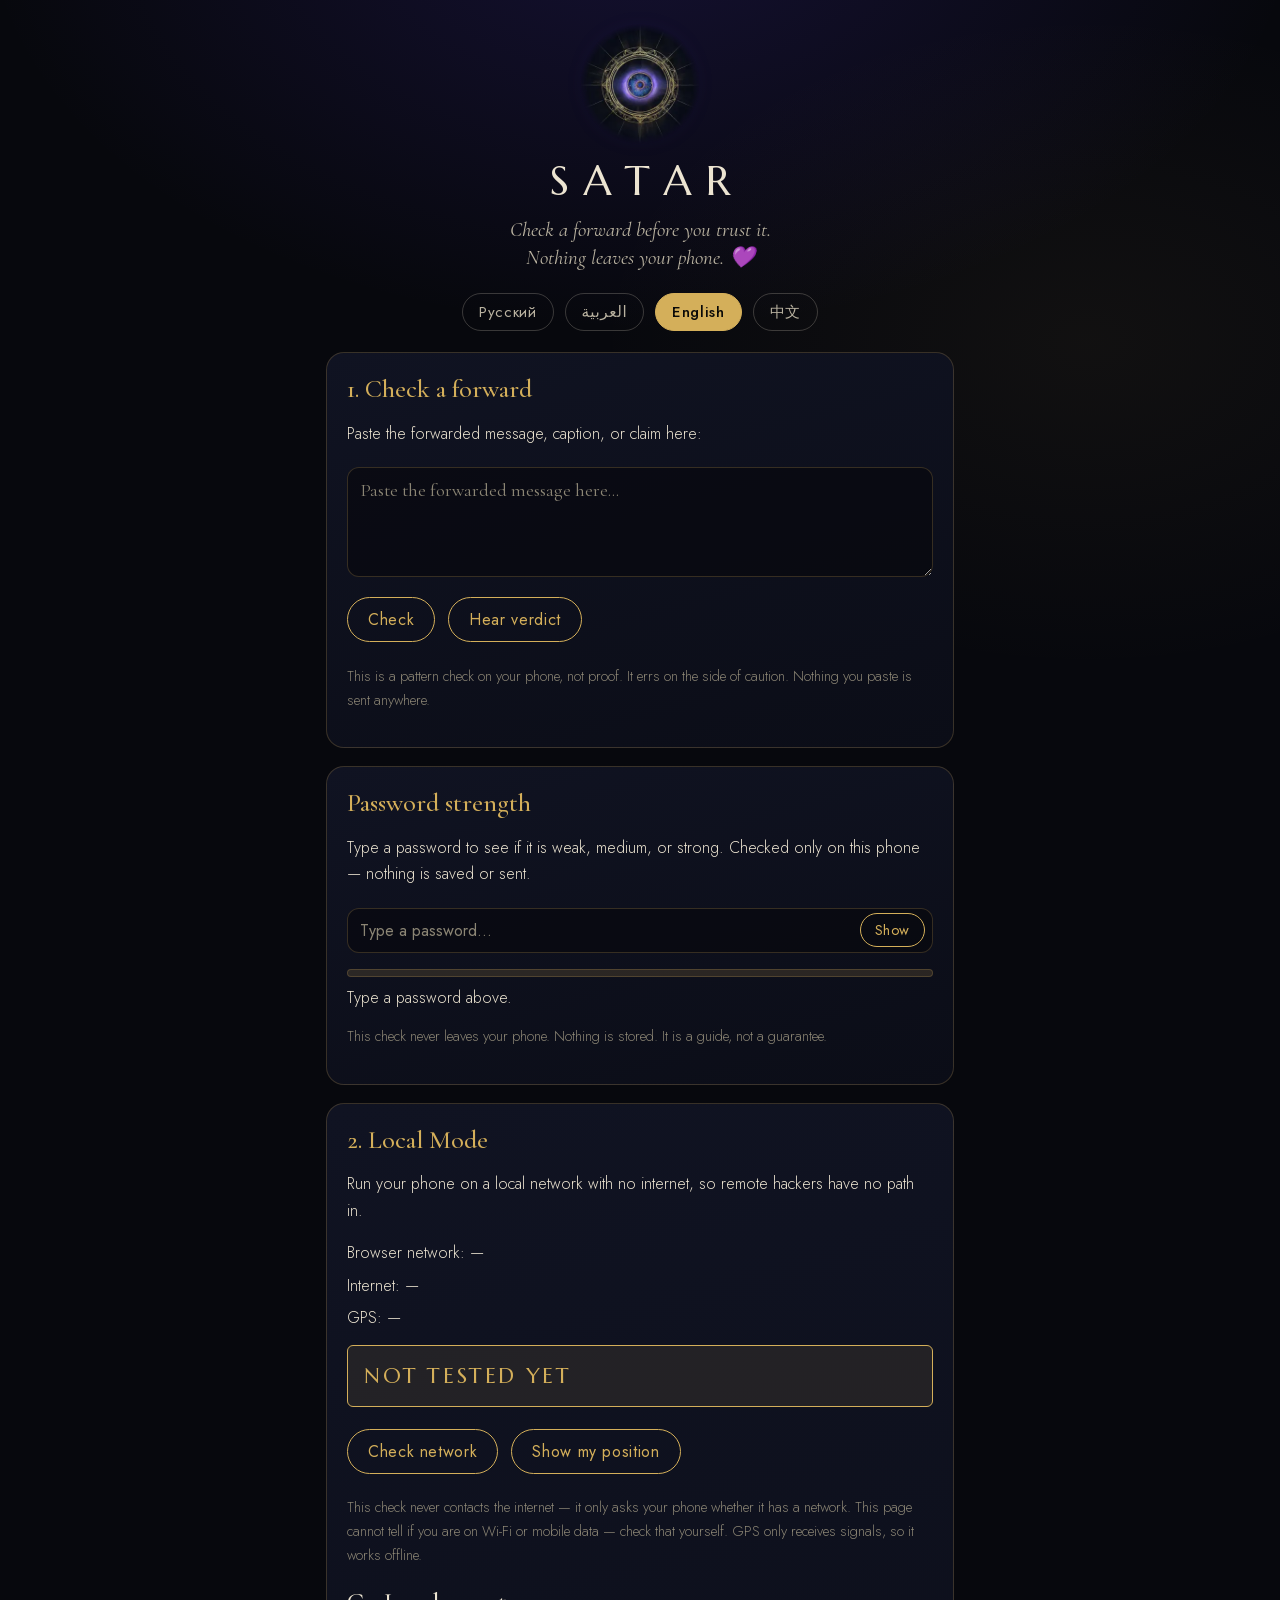
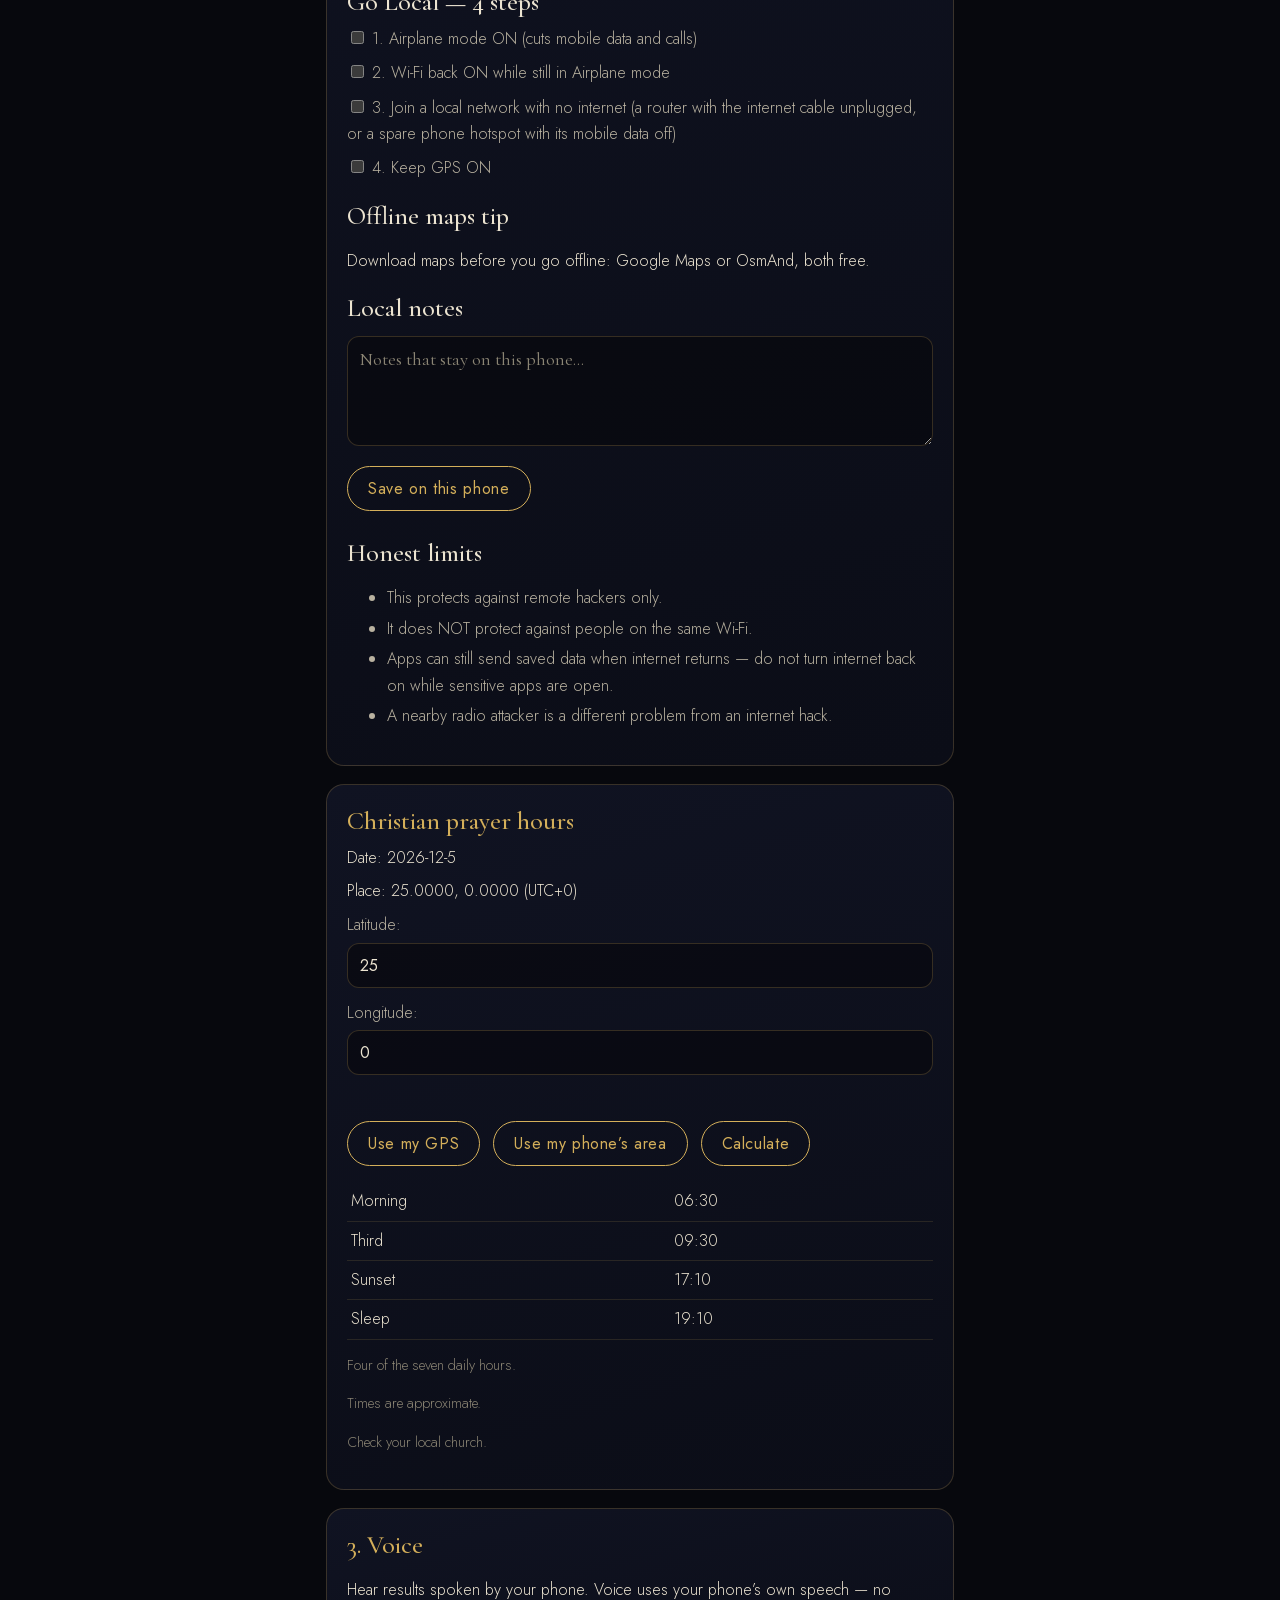
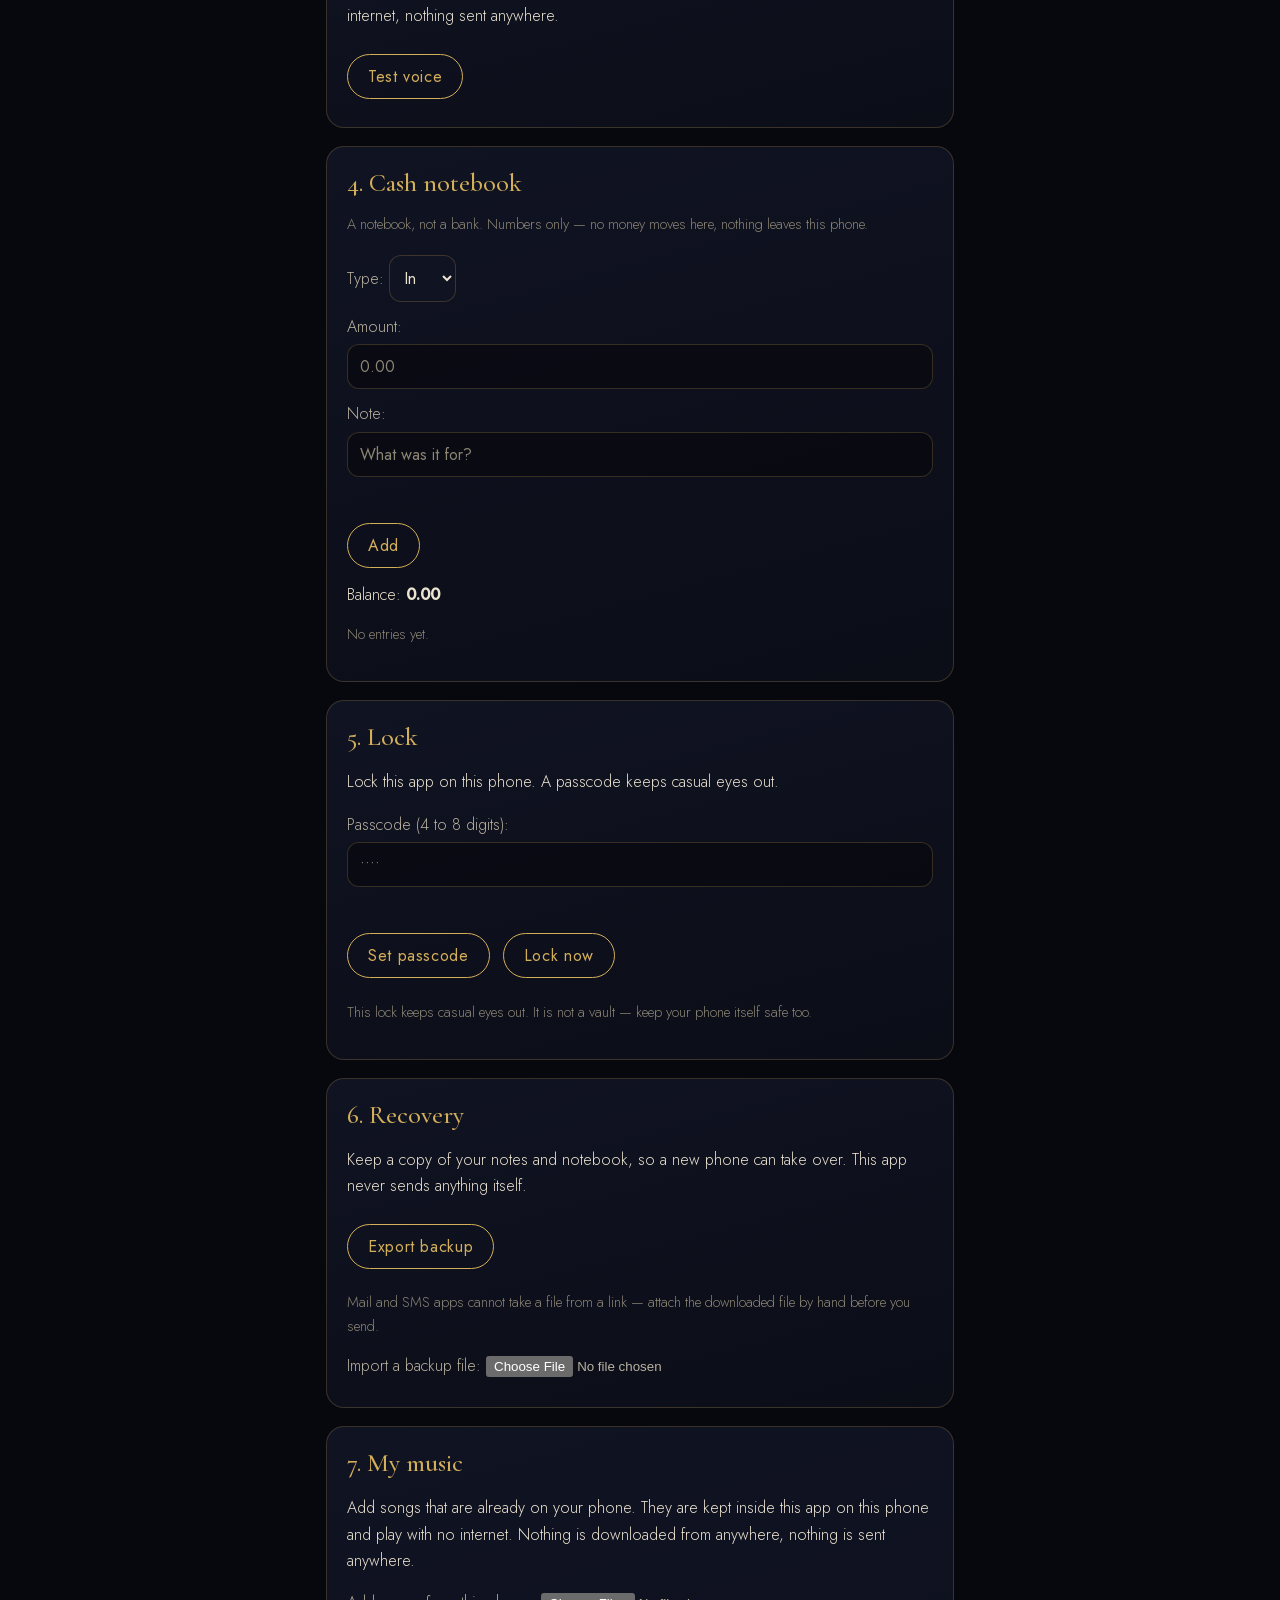
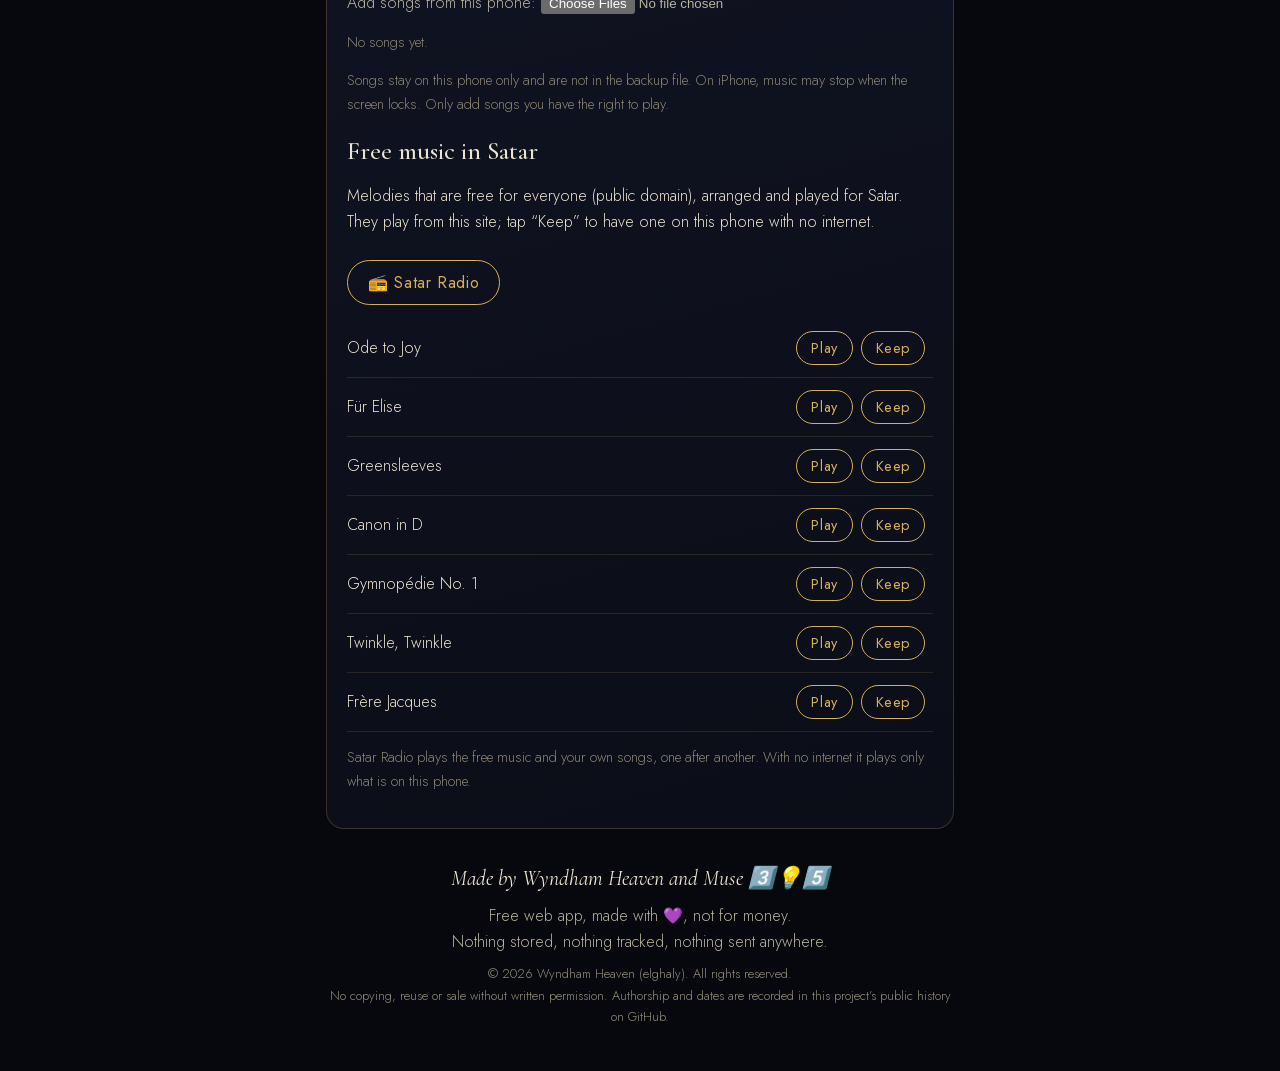
<file: v3/christian.html>
<!DOCTYPE html>
<html lang="en">
<head>
<meta charset="utf-8">
<meta name="viewport" content="width=device-width, initial-scale=1">
<title>Satar</title>
<meta name="theme-color" content="#07080d">
<link rel="stylesheet" href="../fonts/fonts.css">
<link rel="icon" type="image/png" href="../icons/icon-192.png">
<link rel="apple-touch-icon" href="../icons/apple-touch-icon.png">
<style>
  :root {
    color-scheme: dark;
    --night: #07080d;
    --night-2: #0b0d17;
    --panel: #101322;
    --ivory: #ece4d1;
    --ivory-dim: #b9b2a0;
    --ivory-faint: #8b8574;
    --gold: #d4af5a;
    --gold-deep: #a9853c;
    --gold-hair: rgba(212, 175, 90, 0.34);
    --violet: #9a7bff;
    --violet-deep: #5b3df0;
    --danger: #ff7a66;
    --danger-bg: rgba(229, 72, 77, 0.12);
    --safe: #63cf96;
    --safe-bg: rgba(63, 178, 127, 0.12);
    --serif: "Cormorant Garamond", "Times New Roman", serif;
    --caps: "Marcellus", "Cormorant Garamond", serif;
    --sans: "Jost", "Segoe UI", system-ui, sans-serif;
    --ar: "Amiri", serif;
  }
  * { box-sizing: border-box; }
  ::selection { background: rgba(212, 175, 90, 0.35); color: #fff; }
  body { max-width: 660px; margin: 0 auto; padding: 16px; line-height: 1.65; font-family: var(--sans); font-weight: 300; color: var(--ivory); -webkit-font-smoothing: antialiased;
    background: radial-gradient(1100px 700px at 50% -10%, rgba(91, 61, 240, 0.16), transparent 60%),
      radial-gradient(900px 600px at 85% 38%, rgba(212, 175, 90, 0.05), transparent 55%),
      var(--night); background-attachment: fixed; }
  html[lang="ar"] body { font-family: var(--ar), var(--sans); }
  a { color: var(--gold); }
  h1 { font-family: var(--caps); font-weight: 400; font-size: 2.6rem; letter-spacing: 0.34em; text-indent: 0.34em; text-transform: uppercase; line-height: 1; margin: 16px 0 0; text-align: center; color: var(--ivory); }
  .sub { font-family: var(--serif); font-style: italic; font-size: 1.3rem; line-height: 1.35; color: var(--ivory-dim); text-align: center; margin: 14px auto 0; max-width: 34ch; }
  html[lang="ar"] .sub { font-family: var(--ar); font-style: normal; }
  .emblem { position: relative; width: 120px; height: 120px; margin: 8px auto 0; }
  .emblem::before { content: ""; position: absolute; inset: 6% 10%; border-radius: 50%; background: radial-gradient(circle, rgba(122, 92, 255, 0.4), rgba(91, 61, 240, 0.12) 55%, transparent 72%); filter: blur(14px); }
  .emblem img { position: relative; width: 100%; height: 100%; display: block; border-radius: 50%; -webkit-mask-image: radial-gradient(circle, #000 62%, transparent 71%); mask-image: radial-gradient(circle, #000 62%, transparent 71%); }
  button { font-family: var(--sans); font-size: 1rem; font-weight: 400; letter-spacing: 0.04em; padding: 10px 20px; border-radius: 999px; border: 1px solid var(--gold); background: transparent; color: var(--gold); cursor: pointer; margin: 8px 8px 8px 0; transition: background 0.3s, color 0.3s, border-color 0.3s; }
  button:hover { background: var(--gold); color: #0a0a08; }
  button:focus-visible { outline: 2px solid var(--violet); outline-offset: 3px; }
  button.small { font-size: 0.9rem; padding: 6px 14px; }
  .langbar { text-align: center; margin: 18px 0; }
  .langbar button { font-size: 0.95rem; padding: 7px 16px; margin: 3px; border-color: rgba(236, 228, 209, 0.22); color: var(--ivory-dim); }
  .langbar button:hover { border-color: var(--gold); background: transparent; color: var(--ivory); }
  .langbar button.on { background: var(--gold); border-color: var(--gold); color: #0a0a08; font-weight: 500; }
  section { background: linear-gradient(165deg, var(--panel), var(--night-2)); border: 1px solid rgba(212, 175, 90, 0.22); border-radius: 18px; padding: 20px; margin: 18px 0; }
  h2 { font-family: var(--serif); font-weight: 500; font-size: 1.6rem; line-height: 1.25; margin: 18px 0 8px; color: var(--ivory); }
  section > h2:first-child { margin-top: 0; color: var(--gold); }
  html[lang="ar"] h2 { font-family: var(--ar); font-weight: 400; }
  textarea, input[type=text], input[type=number], input[type=password] { width: 100%; font-family: var(--sans); font-size: 1rem; padding: 10px 12px; border-radius: 12px; border: 1px solid rgba(212, 175, 90, 0.22); background: rgba(7, 8, 13, 0.6); color: var(--ivory); margin: 4px 0; }
  textarea { min-height: 110px; font-family: var(--serif); font-size: 1.15rem; line-height: 1.4; }
  html[lang="ar"] textarea { font-family: var(--ar); }
  textarea:focus, input:focus, select:focus { outline: none; border-color: var(--gold); }
  textarea::placeholder, input::placeholder { color: var(--ivory-faint); }
  select { font-family: var(--sans); font-size: 1rem; padding: 10px; border-radius: 12px; border: 1px solid rgba(212, 175, 90, 0.22); background: var(--panel); color: var(--ivory); margin: 4px 0; }
  .verdict { font-family: var(--caps); font-size: 1.35rem; letter-spacing: 0.12em; padding: 12px 16px; border: 1.5px solid currentColor; border-radius: 6px; margin: 14px 0; }
  .verdict > div + div { font-family: var(--serif); letter-spacing: 0; color: var(--ivory); }
  html[lang="ar"] .verdict, html[lang="ar"] .verdict > div + div { font-family: var(--ar); letter-spacing: 0; }
  .danger { color: var(--danger); background: var(--danger-bg); }
  .unknown { color: var(--gold); background: rgba(212, 175, 90, 0.1); }
  .safe { color: var(--safe); background: var(--safe-bg); }
  .chip { display: inline-block; font-family: var(--sans); font-size: 0.95rem; font-weight: 400; letter-spacing: 0; padding: 2px 10px; margin: 4px 4px 0 0; border-radius: 999px; border: 1px solid currentColor; }
  .note { font-size: 0.9rem; color: var(--ivory-faint); }
  .row { margin: 6px 0; }
  label { display: block; margin: 8px 0; color: var(--ivory-dim); }
  li { color: var(--ivory-dim); margin: 4px 0; }
  table { width: 100%; border-collapse: collapse; margin: 8px 0; }
  td { padding: 6px 4px; border-bottom: 1px solid rgba(212, 175, 90, 0.14); }
  td.t { font-weight: 500; }
  tr.next td { background: rgba(212, 175, 90, 0.12); color: var(--gold); }
  .cashrow { display: flex; justify-content: space-between; gap: 8px; padding: 6px 0; border-bottom: 1px solid rgba(212, 175, 90, 0.14); }
  .in { color: var(--safe); } .out { color: var(--danger); }
  .songrow { display: flex; align-items: center; justify-content: space-between; gap: 8px; padding: 4px 0; border-bottom: 1px solid rgba(212, 175, 90, 0.14); }
  .songrow span { overflow-wrap: anywhere; }
  audio { width: 100%; margin: 8px 0; }
  footer { text-align: center; margin: 32px 0 8px; color: var(--ivory-dim); }
  footer > div:first-child { font-family: var(--serif); font-style: italic; font-size: 1.35rem; color: var(--ivory); margin-bottom: 6px; }
  .licfoot { text-align: center; font-size: 0.8rem; color: var(--ivory-faint); margin: 6px 0 28px; }
  #lockOverlay { display: none; position: fixed; inset: 0; z-index: 99; background: rgba(7, 8, 13, 0.97); align-items: center; justify-content: center; }
  #lockOverlay.open { display: flex; }
  #lockBox { background: linear-gradient(165deg, var(--panel), var(--night-2)); border: 1px solid rgba(212, 175, 90, 0.3); border-radius: 18px; padding: 24px; max-width: 360px; width: 90%; text-align: center; }
  #lockBox h2 { font-family: var(--caps); font-weight: 400; letter-spacing: 0.3em; text-transform: uppercase; color: var(--ivory); }
  #lockBox input { text-align: center; font-size: 1.4rem; letter-spacing: 0.4em; }
  .draftbanner { background: rgba(212, 175, 90, 0.14); color: var(--gold); border: 1px solid var(--gold-hair); border-radius: 12px; padding: 10px; text-align: center; margin: 12px 0; font-family: var(--caps); letter-spacing: 0.12em; }

  .pw-wrap { position: relative; }
  .pw-wrap input { padding-inline-end: 72px; }
  .pw-toggle { position: absolute; inset-inline-end: 8px; top: 50%; transform: translateY(-50%); margin: 0; padding: 4px 10px; font-size: 0.85rem; }
  .pw-meter { height: 8px; border-radius: 999px; background: rgba(212, 175, 90, 0.15); margin: 12px 0 8px; overflow: hidden; border: 1px solid rgba(212, 175, 90, 0.22); }
  .pw-meter > i { display: block; height: 100%; width: 0%; border-radius: 999px; transition: width 0.25s ease, background 0.25s ease; background: var(--danger); }
  .pw-meter.med > i { background: var(--gold); }
  .pw-meter.strong > i { background: var(--safe); }
  #pwResult { min-height: 1.2em; }
  @media (prefers-reduced-motion: reduce) { button { transition: none; } }
</style>
</head>
<body>
<div class="emblem"><img src="../icons/eye-256.webp" alt="" width="120" height="120"></div>
<h1>Satar</h1>
<p class="sub" data-t="sub"></p>
<div class="langbar">
  <button type="button" data-lang="ru" id="langRu">Русский</button>
  <button type="button" data-lang="ar" id="langAr">العربية</button>
  <button type="button" data-lang="en" id="langEn">English</button>
  <button type="button" data-lang="zh" id="langZh">中文</button>
</div>

<section>
  <h2 data-t="checkTitle"></h2>
  <p data-t="checkHint"></p>
  <textarea id="fwd" data-ph="checkPh"></textarea>
  <br>
  <button type="button" id="checkBtn" data-t="checkBtn"></button>
  <button type="button" id="hearBtn" data-t="hearBtn"></button>
  <div id="result"></div>
  <p class="note" data-t="checkNote"></p>
</section>

<section id="pwSection">
  <h2 data-t="pwTitle"></h2>
  <p data-t="pwHint"></p>
  <div class="pw-wrap">
    <input type="password" id="pwInput" data-ph="pwPh" autocomplete="off" autocorrect="off" autocapitalize="off" spellcheck="false" inputmode="text">
    <button type="button" class="small pw-toggle" id="pwToggle" data-t="pwShow" aria-pressed="false"></button>
  </div>
  <div class="pw-meter" id="pwMeter" aria-hidden="true"><i id="pwBar"></i></div>
  <div id="pwResult"></div>
  <p class="note" data-t="pwNote"></p>
</section>


<section>
  <h2 data-t="localTitle"></h2>
  <p data-t="localIntro"></p>
  <div class="row"><span data-t="netLabel"></span> <span id="netStatus">—</span></div>
  <div class="row"><span data-t="inetLabel"></span> <span id="inetStatus">—</span></div>
  <div class="row"><span data-t="gpsLabel"></span> <span id="gpsStatus">—</span></div>
  <div id="badge" class="verdict unknown">—</div>
  <button type="button" id="testBtn" data-t="testBtn"></button>
  <button type="button" id="gpsBtn" data-t="gpsBtn"></button>
  <p class="note" data-t="localNote"></p>

  <h2 data-t="goLocal"></h2>
  <label><input type="checkbox"> <span data-t="step1"></span></label>
  <label><input type="checkbox"> <span data-t="step2"></span></label>
  <label><input type="checkbox"> <span data-t="step3"></span></label>
  <label><input type="checkbox"> <span data-t="step4"></span></label>

  <h2 data-t="mapsTitle"></h2>
  <p data-t="mapsText"></p>

  <h2 data-t="notesTitle"></h2>
  <textarea id="notes" data-ph="notesPh"></textarea>
  <br>
  <button type="button" id="saveNotesBtn" data-t="notesSave"></button>
  <span id="notesMsg"></span>

  <h2 data-t="limitsTitle"></h2>
  <ul>
    <li data-t="lim1"></li>
    <li data-t="lim2"></li>
    <li data-t="lim3"></li>
    <li data-t="lim4"></li>
  </ul>
</section>


<!-- CHRISTIAN-SECTION-START -->
<section id="christSection">
  <h2 data-t="cTitle"></h2>
  <div class="row"><span data-t="cDate"></span> <span id="cDateText">—</span></div>
  <div class="row"><span data-t="cLoc"></span> <span id="cLocText">—</span></div>
  <label><span data-t="cLat"></span> <input type="number" id="cLat" step="0.0001" value="30.0444"></label>
  <label><span data-t="cLon"></span> <input type="number" id="cLon" step="0.0001" value="31.2357"></label>
  <br>
  <button type="button" id="cGpsBtn" data-t="cGPS"></button>
  <button type="button" id="cCairoBtn" data-t="cCairo"></button>
  <button type="button" id="cCalcBtn" data-t="cCalc"></button>
  <table id="cTable"></table>
  <p class="note" data-t="cNote7"></p>
  <p class="note" data-t="cApprox"></p>
  <p class="note" data-t="cChurch"></p>
</section>
<!-- CHRISTIAN-SECTION-END -->

<section>
  <h2 data-t="voiceTitle"></h2>
  <p data-t="voiceText"></p>
  <button type="button" id="voiceTestBtn" data-t="voiceTest"></button>
</section>

<section>
  <h2 data-t="nbTitle"></h2>
  <p class="note" data-t="nbHint"></p>
  <label><span data-t="nbType"></span>
    <select id="nbType">
      <option value="in" data-t="nbIn"></option>
      <option value="out" data-t="nbOut"></option>
    </select>
  </label>
  <label><span data-t="nbAmt"></span> <input type="number" id="nbAmt" step="0.01" min="0" placeholder="0.00"></label>
  <label><span data-t="nbNote"></span> <input type="text" id="nbNote" data-ph="nbNotePh"></label>
  <br>
  <button type="button" id="nbAddBtn" data-t="nbAdd"></button>
  <div class="row"><span data-t="nbBal"></span> <b id="nbBal">0.00</b></div>
  <div id="nbList"></div>
  <p class="note" id="nbEmpty" data-t="nbEmpty"></p>
</section>

<section>
  <h2 data-t="lockTitle"></h2>
  <p data-t="lockText"></p>
  <label><span data-t="lockPass"></span> <input type="password" id="lockPass" inputmode="numeric" autocomplete="off" placeholder="••••"></label>
  <br>
  <button type="button" id="lockSetBtn" data-t="lockSet"></button>
  <button type="button" id="lockFaceBtn" data-t="lockFace" style="display:none"></button>
  <button type="button" id="lockNowBtn" data-t="lockNow"></button>
  <div class="row" id="lockMsg"></div>
  <p class="note" data-t="lockNote"></p>
</section>

<section>
  <h2 data-t="recTitle"></h2>
  <p data-t="recText"></p>
  <button type="button" id="recExportBtn" data-t="recExport"></button>
  <a id="recMailLink" href="#" style="display:none"><button type="button" data-t="recMail"></button></a>
  <a id="recSmsLink" href="#" style="display:none"><button type="button" data-t="recSms"></button></a>
  <div class="row" id="recMsg"></div>
  <p class="note" data-t="recAttach"></p>
  <label><span data-t="recImport"></span> <input type="file" id="recFile" accept=".json,application/json"></label>
  <div class="row" id="recImportMsg"></div>
</section>

<section>
  <h2 data-t="musTitle"></h2>
  <p data-t="musText"></p>
  <label><span data-t="musAdd"></span> <input type="file" id="musFile" accept="audio/*" multiple></label>
  <div class="row" id="musMsg"></div>
  <audio id="musPlayer" controls preload="none" style="display:none"></audio>
  <div id="musList"></div>
  <p class="note" id="musEmpty" data-t="musEmpty"></p>
  <p class="note" data-t="musNote"></p>

  <h2 data-t="freeTitle"></h2>
  <p data-t="freeText"></p>
  <button type="button" id="radioBtn" data-t="radioBtn"></button>
  <button type="button" id="radioStopBtn" class="small" data-t="radioStop" style="display:none"></button>
  <div class="row" id="radioNow"></div>
  <div id="freeList"></div>
  <p class="note" data-t="radioNote"></p>
</section>

<footer>
  <div>Made by Wyndham Heaven and Muse 3️⃣💡5️⃣</div>
  <div data-t="footFree"></div>
  <div data-t="footNothing"></div>
</footer>

<div class="licfoot">
  <div data-t="footLic"></div>
  <div data-t="footWarn"></div>
</div>

<div id="lockOverlay">
  <div id="lockBox">
    <div class="emblem"><img src="../icons/eye-256.webp" alt="" width="120" height="120"></div>
    <h2>Satar</h2>
    <p data-t="lockEnter"></p>
    <input type="password" id="unlockPass" inputmode="numeric" autocomplete="off" placeholder="••••">
    <br>
    <button type="button" id="unlockBtn" data-t="lockUnlock"></button>
    <button type="button" id="unlockFaceBtn" data-t="lockFace" style="display:none"></button>
    <div class="row" id="unlockMsg"></div>
    <p><a href="#" id="lockForgotLink" data-t="lockForgot"></a></p>
  </div>
</div>

<script>
function el(id) { return document.getElementById(id); }
function $(sel) { return document.querySelector(sel); }
function esc(s) { return String(s).replace(/&/g, '&amp;').replace(/</g, '&lt;').replace(/>/g, '&gt;'); }

var LANG = 'en';
var LANGS = { ru: 'ru-RU', ar: 'ar-EG', en: 'en-US', zh: 'zh-CN' };

var I18N = {
en: {
  // License + warning footer
  footLic: '© 2026 Wyndham Heaven (elghaly). All rights reserved.',
  footWarn: 'No copying, reuse or sale without written permission. Authorship and dates are recorded in this project’s public history on GitHub.',

  // Christian prayer hours
  cTitle: 'Christian prayer hours',
  cDate: 'Date:',
  cLoc: 'Place:',
  cLat: 'Latitude:',
  cLon: 'Longitude:',
  cGPS: 'Use my GPS',
  cCairo: 'Use my phone’s area',
  cCalc: 'Calculate',
  cBakr: 'Morning',
  cThird: 'Third',
  cGhurub: 'Sunset',
  cNawm: 'Sleep',
  cNote7: 'Four of the seven daily hours.',
  cApprox: 'Times are approximate.',
  cChurch: 'Check your local church.',

sub: 'Check a forward before you trust it. Nothing leaves your phone. 💜',
checkTitle: '1. Check a forward', checkHint: 'Paste the forwarded message, caption, or claim here:',
checkPh: 'Paste the forwarded message here...', checkBtn: 'Check', hearBtn: 'Hear verdict',
checkNote: 'This is a pattern check on your phone, not proof. It errs on the side of caution. Nothing you paste is sent anywhere.',
pasteFirst: 'PASTE FIRST', pasteFirstR: 'Nothing pasted yet.', pasteFirstA: 'Paste the forwarded message above, then tap Check.',
vDanger: 'DANGEROUS', vUnknown: 'UNKNOWN', vSafe: 'NO WARNING SIGNS FOUND',
rCode: 'It asks for a code or password.', aCode: 'Never send a code to anyone, ever. Delete it.',
rLinkUrg: 'A link plus urgency is the classic trap.', aLinkUrg: 'Do not tap the link. Check with the sender on a different channel first.',
rMoney: 'It promises money or a prize, or asks for payment.', aMoney: 'Do not pay, do not tap. Ask the sender directly.',
rLink: 'It has a link or asks you to act, and I cannot verify it offline.', aLink: 'Do not tap yet. Check with the sender on a different channel first.',
rSafe: 'No link, no code request, no money or prize found. This does not prove it is true — it only means the usual trap signs are missing.', aSafe: 'Still: if it later asks you to do something, check first.',
rUrgent: 'It uses urgency or an account threat, and I cannot verify it offline.', aUrgent: 'Do not call numbers or tap anything in it. Check with the real institution on a channel you already trust.',
rBank: 'It pretends to be a bank or your account, and pushes you to call, tap, or act now.', aBank: 'Do not call numbers or tap links in it. Contact the institution on a number or app you already trust.',
localTitle: '2. Local Mode', localIntro: 'Run your phone on a local network with no internet, so remote hackers have no path in.',
netLabel: 'Browser network:', inetLabel: 'Internet:', gpsLabel: 'GPS:',
badgeNew: 'NOT TESTED YET', testBtn: 'Check network', gpsBtn: 'Show my position',
netOnline: 'Browser says: online', netOffline: 'Browser says: offline', netUnavail: 'Browser network status unavailable.',
inetOff: 'No network — no internet path in.', inetOn: 'Your phone has a network. This page does not contact the internet, so it cannot tell if that network reaches it. To check: open any website in your browser — if it loads, internet is on.',
badgeOff: 'NO NETWORK', badgeOn: 'NETWORK ON — CHECK INTERNET YOURSELF',
gpsUnavail: 'GPS is not available here. Open this page over https for GPS.', gpsWait: 'Waiting for GPS...',
gpsNeed: 'GPS needs permission. It only receives signals, so it works offline.', gpsFail: 'GPS check failed. It only receives signals, so it works offline.',
localNote: 'This check never contacts the internet — it only asks your phone whether it has a network. This page cannot tell if you are on Wi-Fi or mobile data — check that yourself. GPS only receives signals, so it works offline.',
goLocal: 'Go Local — 4 steps', step1: '1. Airplane mode ON (cuts mobile data and calls)', step2: '2. Wi-Fi back ON while still in Airplane mode', step3: '3. Join a local network with no internet (a router with the internet cable unplugged, or a spare phone hotspot with its mobile data off)', step4: '4. Keep GPS ON',
mapsTitle: 'Offline maps tip', mapsText: 'Download maps before you go offline: Google Maps or OsmAnd, both free.',
notesTitle: 'Local notes', notesPh: 'Notes that stay on this phone...', notesSave: 'Save on this phone', notesSaved: 'Saved on this phone.', notesFail: 'Could not save on this phone (storage blocked).',
limitsTitle: 'Honest limits', lim1: 'This protects against remote hackers only.', lim2: 'It does NOT protect against people on the same Wi-Fi.', lim3: 'Apps can still send saved data when internet returns — do not turn internet back on while sensitive apps are open.', lim4: 'A nearby radio attacker is a different problem from an internet hack.',
voiceTitle: '3. Voice', voiceText: 'Hear results spoken by your phone. Voice uses your phone’s own speech — no internet, nothing sent anywhere.', voiceTest: 'Test voice', voiceSample: 'This is Satar. Check a forward before you trust it.',
nbTitle: '4. Cash notebook', nbHint: 'A notebook, not a bank. Numbers only — no money moves here, nothing leaves this phone.',
nbType: 'Type:', nbIn: 'In', nbOut: 'Out', nbAmt: 'Amount:', nbNote: 'Note:', nbNotePh: 'What was it for?',
nbAdd: 'Add', nbBal: 'Balance:', nbEmpty: 'No entries yet.', nbDel: 'Delete',
lockTitle: '5. Lock', lockText: 'Lock this app on this phone. A passcode keeps casual eyes out.',
lockPass: 'Passcode (4 to 8 digits):', lockSet: 'Set passcode', lockSetOk: 'Passcode set. This app will ask for it next time it opens.',
lockFace: 'Use Face ID', lockFaceOk: 'Face ID is set up for this app on this device.', lockFaceNo: 'Face ID is not available here — use your passcode.',
lockNow: 'Lock now', lockUnlock: 'Unlock', lockEnter: 'Enter your passcode to open Satar.',
lockWrong: 'Wrong passcode. Try again.', lockForgot: 'Forgot passcode? Clear the lock (your notes and notebook stay).',
lockForgotOk: 'Lock cleared. Your notes and notebook are still here.', lockNote: 'This lock keeps casual eyes out. It is not a vault — keep your phone itself safe too.',
recTitle: '6. Recovery', recText: 'Keep a copy of your notes and notebook, so a new phone can take over. This app never sends anything itself.',
recExport: 'Export backup', recExported: 'Backup downloaded. Send this file yourself with your own mail or SMS app.',
recMail: 'Open mail app', recSms: 'Open SMS app', recAttach: 'Mail and SMS apps cannot take a file from a link — attach the downloaded file by hand before you send.',
recImport: 'Import a backup file:', recImported: 'Backup loaded. Your notes and notebook are back.', recBad: 'That file is not a Satar backup. Nothing changed.',
footFree: 'Free web app, made with 💜, not for money.', footNothing: 'Nothing stored, nothing tracked, nothing sent anywhere.', whatToDo: 'What to do:', whyWords: 'Words that raised this:',
musTitle: '7. My music', musText: 'Add songs that are already on your phone. They are kept inside this app on this phone and play with no internet. Nothing is downloaded from anywhere, nothing is sent anywhere.',
musAdd: 'Add songs from this phone:', musEmpty: 'No songs yet.', musPlay: 'Play', musDel: 'Delete', musAdded: 'Songs added: {n}.',
musFail: 'Some files could not be added (not a song, or storage is full).', musNo: 'Music storage is not available in this browser.',
musNote: 'Songs stay on this phone only and are not in the backup file. On iPhone, music may stop when the screen locks. Only add songs you have the right to play.',
freeTitle: 'Free music in Satar', freeText: 'Melodies that are free for everyone (public domain), arranged and played for Satar. They play from this site; tap “Keep” to have one on this phone with no internet.',
musKeep: 'Keep', musKept: 'Kept on this phone.', musNeedNet: 'Not on this phone yet. Connect once and tap “Keep”.',
radioBtn: '📻 Satar Radio', radioStop: 'Stop', radioNow: 'Now playing:', radioEmpty: 'Nothing to play yet.',
radioNote: 'Satar Radio plays the free music and your own songs, one after another. With no internet it plays only what is on this phone.',
recMailBody: 'Satar backup — I will attach the downloaded satar-backup.json file by hand.',
recSmsBody: 'Satar backup — I will attach the downloaded file by hand.',
pwTitle: 'Password strength', pwHint: 'Type a password to see if it is weak, medium, or strong. Checked only on this phone — nothing is saved or sent.',
pwPh: 'Type a password…', pwShow: 'Show', pwHide: 'Hide',
pwNote: 'This check never leaves your phone. Nothing is stored. It is a guide, not a guarantee.',
pwEmpty: 'Type a password above.',
pwWeak: 'WEAK', pwMed: 'MEDIUM', pwStrong: 'STRONG',
pwRShort: 'Too short.', pwRCommon: 'Too common or easy to guess.',
pwRLetters: 'Only letters — no numbers or symbols.',
pwRSimple: 'Mostly one kind of character.',
pwROk: 'Mixed types, but still short or missing a symbol.',
pwRGood: 'Long and mixed — letters, numbers, and symbols.',
pwTShort: 'Use at least 12 characters.',
pwTCommon: 'Avoid names, years, and simple sequences.',
pwTMix: 'Mix upper and lower case, a number, and a symbol.',
pwTLonger: 'Make it longer and add a symbol you will remember.',
pwTKeep: 'Still: never reuse it, and never send it in a chat.'
},
ar: {
  // License + warning footer
  footLic: '© 2026 Wyndham Heaven (elghaly). جميع الحقوق محفوظة.',
  footWarn: 'يُمنع النسخ أو إعادة الاستخدام أو البيع إلا بإذن كتابي. اسم المؤلف والتواريخ مسجّلة في السجل العام لهذا المشروع على GitHub.',

  // Christian prayer hours
  cTitle: 'ساعات الصلاة المسيحية',
  cDate: 'التاريخ:',
  cLoc: 'المكان:',
  cLat: 'خط العرض:',
  cLon: 'خط الطول:',
  cGPS: 'استخدم موقعي',
  cCairo: 'استخدم منطقة هاتفي',
  cCalc: 'احسب',
  cBakr: 'باكر',
  cThird: 'الثالثة',
  cGhurub: 'الغروب',
  cNawm: 'النوم',
  cNote7: 'أربع من الساعات السبع اليومية.',
  cApprox: 'المواقيت تقريبية.',
  cChurch: 'راجع كنيستك المحلية.',

sub: 'تحقق من الرسالة قبل أن تثق بها. لا شيء يغادر هاتفك. 💜',
checkTitle: '١. تحقق من رسالة', checkHint: 'الصق الرسالة أو التعليق أو الادعاء هنا:',
checkPh: 'الصق الرسالة هنا...', checkBtn: 'تحقق', hearBtn: 'اسمع النتيجة',
checkNote: 'هذا فحص أنماط على هاتفك، وليس دليلاً. وهو يميل إلى الحذر. لا شيء مما تلصقه يُرسل إلى أي مكان.',
pasteFirst: 'الصق أولاً', pasteFirstR: 'لم يتم لصق شيء بعد.', pasteFirstA: 'الصق الرسالة أعلاه ثم اضغط تحقق.',
vDanger: 'خطير', vUnknown: 'غير معروف', vSafe: 'لا توجد علامات تحذير',
rCode: 'يطلب رمزاً أو كلمة مرور.', aCode: 'لا ترسل رمزاً لأي شخص أبداً. احذفها.',
rLinkUrg: 'رابط مع استعجال — هذا هو الفخ المعتاد.', aLinkUrg: 'لا تضغط على الرابط. تحقق مع المرسل عبر قناة أخرى أولاً.',
rMoney: 'يعد بمال أو جائزة، أو يطلب دفعاً.', aMoney: 'لا تدفع ولا تضغط. اسأل المرسل مباشرة.',
rLink: 'فيه رابط أو يطلب منك فعلاً، ولا أستطيع التحقق منه دون إنترنت.', aLink: 'لا تضغط بعد. تحقق مع المرسل عبر قناة أخرى أولاً.',
rSafe: 'لم يُعثر على رابط ولا طلب رمز ولا مال أو جائزة. هذا لا يثبت أنها صحيحة — يعني فقط أن علامات الفخ المعتادة غير موجودة.', aSafe: 'مع ذلك: إذا طلب منك لاحقاً فعل شيء، تحقق أولاً.',
rUrgent: 'فيها استعجال أو تهديد للحساب، ولا أستطيع التحقق منها دون إنترنت.', aUrgent: 'لا تتصل بأرقام فيها ولا تضغط على شيء. تحقق من الجهة الحقيقية عبر قناة تثق بها مسبقاً.',
rBank: 'تدّعي أنها بنك أو حسابك، وتدفعك للاتصال أو الضغط أو التصرف فوراً.', aBank: 'لا تتصل بأرقام فيها ولا تضغط على روابط. تواصل مع الجهة عبر رقم أو تطبيق تثق به مسبقاً.',
localTitle: '٢. الوضع المحلي', localIntro: 'شغّل هاتفك على شبكة محلية بلا إنترنت، حتى لا يجد المخترقون البعيدون طريقاً إليه.',
netLabel: 'شبكة المتصفح:', inetLabel: 'الإنترنت:', gpsLabel: 'نظام تحديد المواقع:',
badgeNew: 'لم يتم الاختبار بعد', testBtn: 'افحص الشبكة', gpsBtn: 'أظهر موقعي',
netOnline: 'المتصفح يقول: متصل', netOffline: 'المتصفح يقول: غير متصل', netUnavail: 'حالة شبكة المتصفح غير متاحة.',
inetOff: 'لا شبكة — لا طريق إنترنت إلى الداخل.', inetOn: 'هاتفك متصل بشبكة. هذه الصفحة لا تتصل بالإنترنت، لذلك لا تعرف هل هذه الشبكة تصل إليه. للتحقق: افتح أي موقع في متصفحك — إذا فُتح، فالإنترنت يعمل.',
badgeOff: 'لا شبكة', badgeOn: 'الشبكة متصلة — تحقق من الإنترنت بنفسك',
gpsUnavail: 'نظام تحديد المواقع غير متاح هنا. افتح الصفحة عبر https لنظام تحديد المواقع.', gpsWait: 'بانتظار نظام تحديد المواقع...',
gpsNeed: 'نظام تحديد المواقع يحتاج إذناً. وهو يستقبل الإشارات فقط، فيعمل دون إنترنت.', gpsFail: 'فشل فحص نظام تحديد المواقع. وهو يستقبل الإشارات فقط، فيعمل دون إنترنت.',
localNote: 'هذا الفحص لا يتصل بالإنترنت أبداً — يسأل هاتفك فقط هل لديه شبكة. هذه الصفحة لا تعرف هل أنت على Wi-Fi أم بيانات الهاتف — تحقق بنفسك. نظام تحديد المواقع يستقبل الإشارات فقط، فيعمل دون إنترنت.',
goLocal: 'اذهب محلياً — ٤ خطوات', step1: '١. وضع الطيران مفعّل (يقطع البيانات والمكالمات)', step2: '٢. أعد تشغيل Wi-Fi وأنت ما زلت في وضع الطيران', step3: '٣. انضم إلى شبكة محلية بلا إنترنت (موجه بلا كابل إنترنت، أو نقطة اتصال من هاتف آخر بلا بيانات)', step4: '٤. أبقِ نظام تحديد المواقع مفعّلاً',
mapsTitle: 'نصيحة الخرائط دون إنترنت', mapsText: 'حمّل الخرائط قبل أن تنقطع عن الإنترنت: خرائط Google أو OsmAnd، وكلاهما مجاني.',
notesTitle: 'ملاحظات محلية', notesPh: 'ملاحظات تبقى على هذا الهاتف...', notesSave: 'احفظ على هذا الهاتف', notesSaved: 'تم الحفظ على هذا الهاتف.', notesFail: 'تعذر الحفظ على هذا الهاتف (التخزين محظور).',
limitsTitle: 'حدود صريحة', lim1: 'هذا يحمي من المخترقين البعيدين فقط.', lim2: 'لا يحمي من أشخاص على نفس شبكة Wi-Fi.', lim3: 'التطبيقات قد ترسل بيانات محفوظة عند عودة الإنترنت — لا تعيد تشغيل الإنترنت وتطبيقات حساسة مفتوحة.', lim4: 'مهاجم راديو قريب مشكلة مختلفة عن اختراق الإنترنت.',
voiceTitle: '٣. الصوت', voiceText: 'اسمع النتائج بصوت هاتفك نفسه. الصوت يستخدم نطق هاتفك — بلا إنترنت، ولا شيء يُرسل إلى أي مكان.', voiceTest: 'جرّب الصوت', voiceSample: 'هذا ستار. تحقق من الرسالة قبل أن تثق بها.',
nbTitle: '٤. دفتر النقد', nbHint: 'دفتر ملاحظات، وليس بنكاً. أرقام فقط — لا مال يتحرك هنا، ولا شيء يغادر هذا الهاتف.',
nbType: 'النوع:', nbIn: 'دخل', nbOut: 'خرج', nbAmt: 'المبلغ:', nbNote: 'ملاحظة:', nbNotePh: 'ما كان هذا؟',
nbAdd: 'أضف', nbBal: 'الرصيد:', nbEmpty: 'لا إدخالات بعد.', nbDel: 'احذف',
lockTitle: '٥. القفل', lockText: 'اقفل هذا التطبيق على هذا الهاتف. رمز المرور يبعد العيون العابرة.',
lockPass: 'رمز المرور (٤ إلى ٨ أرقام):', lockSet: 'عيّن رمز المرور', lockSetOk: 'تم تعيين رمز المرور. سيطلبه التطبيق عند فتحه المرة القادمة.',
lockFace: 'استخدم Face ID', lockFaceOk: 'تم إعداد Face ID لهذا التطبيق على هذا الجهاز.', lockFaceNo: 'Face ID غير متاح هنا — استخدم رمز المرور.',
lockNow: 'اقفل الآن', lockUnlock: 'افتح', lockEnter: 'أدخل رمز المرور لفتح ستار.',
lockWrong: 'رمز مرور خاطئ. حاول مجدداً.', lockForgot: 'نسيت رمز المرور؟ امسح القفل (ملاحظاتك ودفترك يبقيان).',
lockForgotOk: 'تم مسح القفل. ملاحظاتك ودفترك ما زالا هنا.', lockNote: 'هذا القفل يبعد العيون العابرة. وهو ليس خزنة — حافظ على هاتفك نفسه آمناً أيضاً.',
recTitle: '٦. الاستعادة', recText: 'احتفظ بنسخة من ملاحظاتك ودفترك، حتى يتسلمها هاتف جديد. هذا التطبيق نفسه لا يرسل شيئاً أبداً.',
recExport: 'صدّر نسخة', recExported: 'تم تنزيل النسخة. أرسل هذا الملف بنفسك بتطبيق بريدك أو رسائلك.',
recMail: 'افتح تطبيق البريد', recSms: 'افتح تطبيق الرسائل', recAttach: 'تطبيقات البريد والرسائل لا تأخذ ملفاً من رابط — أرفق الملف المنزّل بيدك قبل الإرسال.',
recImport: 'استورد ملف نسخة:', recImported: 'تم تحميل النسخة. ملاحظاتك ودفترك عادا.', recBad: 'هذا الملف ليس نسخة ستار. لم يتغير شيء.',
footFree: 'تطبيق ويب مجاني، صُنع بـ 💜، وليس للمال.', footNothing: 'لا شيء مخزّن، لا شيء متتبّع، لا شيء مرسَل إلى أي مكان.', whatToDo: 'ما يجب فعله:', whyWords: 'الكلمات التي أثارت هذا التنبيه:',
musTitle: '٧. موسيقاي', musText: 'أضف أغاني موجودة بالفعل على هاتفك. تُحفظ داخل هذا التطبيق على هذا الهاتف وتعمل بلا إنترنت. لا شيء يُنزَّل من أي مكان، ولا شيء يُرسل إلى أي مكان.',
musAdd: 'أضف أغاني من هذا الهاتف:', musEmpty: 'لا أغاني بعد.', musPlay: 'شغّل', musDel: 'احذف', musAdded: 'أغانٍ أضيفت: {n}.',
musFail: 'تعذرت إضافة بعض الملفات (ليست أغنية، أو التخزين ممتلئ).', musNo: 'تخزين الموسيقى غير متاح في هذا المتصفح.',
musNote: 'الأغاني تبقى على هذا الهاتف فقط وليست في ملف النسخة الاحتياطية. على آيفون قد تتوقف الموسيقى عند قفل الشاشة. أضف فقط أغاني يحق لك تشغيلها.',
freeTitle: 'موسيقى مجانية في ستار', freeText: 'ألحان حرّة للجميع (ملكية عامة)، وُزّعت وعُزفت لستار. تُشغَّل من هذا الموقع؛ اضغط «احفظ» لتبقى على هذا الهاتف وتعمل بلا إنترنت.',
musKeep: 'احفظ', musKept: 'حُفظت على هذا الهاتف.', musNeedNet: 'ليست على هذا الهاتف بعد. اتصل بالإنترنت مرة واضغط «احفظ».',
radioBtn: '📻 راديو ستار', radioStop: 'إيقاف', radioNow: 'يُشغَّل الآن:', radioEmpty: 'لا يوجد ما يُشغَّل بعد.',
radioNote: 'راديو ستار يشغّل الموسيقى المجانية وأغانيك واحدة بعد الأخرى. بلا إنترنت يشغّل فقط ما هو محفوظ على هذا الهاتف.',
recMailBody: 'نسخة ستار الاحتياطية — سأرفق ملف satar-backup.json المنزّل بنفسي.',
recSmsBody: 'نسخة ستار الاحتياطية — سأرفق الملف المنزّل بنفسي.',
pwTitle: 'قوة كلمة المرور', pwHint: 'اكتب كلمة مرور لترى إن كانت ضعيفة أو متوسطة أو قوية. الفحص على هذا الهاتف فقط — لا يُحفظ شيء ولا يُرسل.',
pwPh: 'اكتب كلمة مرور…', pwShow: 'أظهر', pwHide: 'أخفِ',
pwNote: 'هذا الفحص لا يغادر هاتفك أبداً. لا يُخزَّن شيء. وهو دليل، وليس ضماناً.',
pwEmpty: 'اكتب كلمة مرور أعلاه.',
pwWeak: 'ضعيفة', pwMed: 'متوسطة', pwStrong: 'قوية',
pwRShort: 'قصيرة جداً.', pwRCommon: 'شائعة أو سهلة التخمين.',
pwRLetters: 'حروف فقط — بلا أرقام أو رموز.',
pwRSimple: 'معظمها من نوع واحد من الأحرف.',
pwROk: 'أنواع مختلطة، لكنها ما زالت قصيرة أو بلا رمز.',
pwRGood: 'طويلة ومختلطة — حروف وأرقام ورموز.',
pwTShort: 'استخدم ١٢ حرفاً على الأقل.',
pwTCommon: 'تجنب الأسماء والسنوات والتسلسلات البسيطة.',
pwTMix: 'امزج حروفاً كبيرة وصغيرة ورقماً ورمزاً.',
pwTLonger: 'اجعلها أطول وأضف رمزاً تتذكره.',
pwTKeep: 'مع ذلك: لا تعد استخدامها، ولا ترسلها في محادثة.'
},
zh: {
  // License + warning footer
  footLic: '© 2026 Wyndham Heaven (elghaly)。保留所有权利。',
  footWarn: '未经书面许可，禁止复制、再利用或出售。作者及日期记录在本项目于 GitHub 的公开历史中。',

  // Christian prayer hours
  cTitle: '基督教祈祷时间',
  cDate: '日期：',
  cLoc: '地点：',
  cLat: '纬度：',
  cLon: '经度：',
  cGPS: '使用我的定位',
  cCairo: '使用手机所在地区',
  cCalc: '计算',
  cBakr: '晨祷',
  cThird: '第三时',
  cGhurub: '黄昏',
  cNawm: '睡前',
  cNote7: '每日七个时辰中的四个。',
  cApprox: '时间仅供参考。',
  cChurch: '请咨询当地教会。',

sub: '转发之前先核查。任何内容都不会离开你的手机。💜',
checkTitle: '1. 核查转发', checkHint: '把转发的消息、说明或说法粘贴在这里：',
checkPh: '把转发的消息粘贴在这里...', checkBtn: '核查', hearBtn: '听结果',
checkNote: '这是手机上的模式检查，不是证明。它偏向谨慎。你粘贴的任何内容都不会被发送到任何地方。',
pasteFirst: '请先粘贴', pasteFirstR: '还没有粘贴任何内容。', pasteFirstA: '先在上面粘贴转发的消息，然后点核查。',
vDanger: '危险', vUnknown: '未知', vSafe: '未发现危险迹象',
rCode: '它索要验证码或密码。', aCode: '永远不要把验证码发给任何人。删掉它。',
rLinkUrg: '链接加催促，就是经典陷阱。', aLinkUrg: '不要点链接。先通过另一个渠道向发件人核实。',
rMoney: '它承诺金钱或奖品，或要求付款。', aMoney: '不要付款，不要点击。直接问发件人。',
rLink: '它有链接或要求你行动，而我离线无法核实。', aLink: '先不要点。先通过另一个渠道向发件人核实。',
rSafe: '没有发现链接、索要验证码、金钱或奖品。这不能证明它是真的——只说明常见的陷阱迹象没有出现。', aSafe: '不过：如果它之后要求你做什么，先核查。',
rUrgent: '它使用催促或账户威胁，而我离线无法核实。', aUrgent: '不要拨打其中的号码，也不要点任何内容。通过你已经信任的渠道向真实机构核实。',
rBank: '它伪装成银行或你的账户，并催你马上致电、点击或采取行动。', aBank: '不要拨打其中的号码，也不要点其中的链接。通过你已经信任的电话或应用联系该机构。',
localTitle: '2. 本地模式', localIntro: '让你的手机运行在没有互联网的本地网络上，这样远程黑客就没有入口。',
netLabel: '浏览器网络：', inetLabel: '互联网：', gpsLabel: '定位：',
badgeNew: '尚未测试', testBtn: '检查网络', gpsBtn: '显示我的位置',
netOnline: '浏览器说：在线', netOffline: '浏览器说：离线', netUnavail: '浏览器网络状态不可用。',
inetOff: '没有网络——没有互联网入口。', inetOn: '你的手机连着一个网络。本页不联系互联网，所以无法判断这个网络是否通向互联网。检查方法：在浏览器里打开任意网站——能打开，就说明互联网是通的。',
badgeOff: '没有网络', badgeOn: '网络已连接——请自己检查互联网',
gpsUnavail: '这里没有定位。请用 https 打开本页以使用定位。', gpsWait: '等待定位...',
gpsNeed: '定位需要许可。它只接收信号，所以离线也能工作。', gpsFail: '定位检查失败。它只接收信号，所以离线也能工作。',
localNote: '这个检查从不联系互联网——它只询问你的手机是否有网络。本页无法判断你用的是 Wi-Fi 还是移动数据——请自己检查。定位只接收信号，所以离线也能工作。',
goLocal: '本地化——4 步', step1: '1. 打开飞行模式（切断移动数据和通话）', step2: '2. 保持飞行模式，重新打开 Wi-Fi', step3: '3. 加入一个没有互联网的本地网络（拔掉网线的路由器，或关闭移动数据的备用手机热点）', step4: '4. 保持定位开启',
mapsTitle: '离线地图提示', mapsText: '离线之前先下载地图：Google 地图或 OsmAnd，都是免费的。',
notesTitle: '本地笔记', notesPh: '只留在这部手机上的笔记...', notesSave: '保存在这部手机上', notesSaved: '已保存在这部手机上。', notesFail: '无法保存在这部手机上（存储被阻止）。',
limitsTitle: '诚实的限度', lim1: '这只防范远程黑客。', lim2: '它不能防范同一 Wi-Fi 上的人。', lim3: '互联网恢复后，应用仍可能发送已保存的数据——敏感应用打开时不要重新联网。', lim4: '附近的无线电攻击者与互联网黑客是不同的问题。',
voiceTitle: '3. 语音', voiceText: '用你手机自己的声音听结果。语音使用你手机的语音——没有互联网，任何内容都不会被发送。', voiceTest: '测试语音', voiceSample: '这是 Satar。转发之前先核查。',
nbTitle: '4. 现金记账本', nbHint: '这是一本记账本，不是银行。只有数字——这里没有任何金钱流动，任何内容都不会离开这部手机。',
nbType: '类型：', nbIn: '收入', nbOut: '支出', nbAmt: '金额：', nbNote: '备注：', nbNotePh: '这是什么？',
nbAdd: '添加', nbBal: '余额：', nbEmpty: '还没有记录。', nbDel: '删除',
lockTitle: '5. 锁定', lockText: '在这部手机上锁定这个应用。密码可以挡住随便看的人。',
lockPass: '密码（4 到 8 位数字）：', lockSet: '设置密码', lockSetOk: '密码已设置。下次打开应用时会要求输入。',
lockFace: '使用面容 ID', lockFaceOk: '这台设备上已为这个应用设置面容 ID。', lockFaceNo: '这里没有面容 ID——请使用密码。',
lockNow: '现在锁定', lockUnlock: '解锁', lockEnter: '输入密码打开 Satar。',
lockWrong: '密码错误。再试一次。', lockForgot: '忘记密码？清除锁定（你的笔记和记账本还在）。',
lockForgotOk: '锁定已清除。你的笔记和记账本还在。', lockNote: '这个锁定只能挡住随便看的人。它不是保险箱——也要保护好你的手机本身。',
recTitle: '6. 恢复', recText: '为你的笔记和记账本留一份副本，这样新手机可以接手。这个应用本身永远不会发送任何内容。',
recExport: '导出备份', recExported: '备份已下载。请用你自己的邮件或短信应用自己发送这个文件。',
recMail: '打开邮件应用', recSms: '打开短信应用', recAttach: '邮件和短信应用不能从链接里带上文件——发送前请手动附上下载的文件。',
recImport: '导入备份文件：', recImported: '备份已载入。你的笔记和记账本回来了。', recBad: '这个文件不是 Satar 备份。没有任何改变。',
footFree: '免费网页应用，用 💜 制作，不为金钱。', footNothing: '不存储、不追踪、不向任何地方发送。', whatToDo: '该怎么做：', whyWords: '触发提醒的词：',
musTitle: '7. 我的音乐', musText: '添加你手机里已有的歌曲。它们保存在这部手机上的这个应用里，没有互联网也能播放。不从任何地方下载，也不向任何地方发送。',
musAdd: '从这部手机添加歌曲：', musEmpty: '还没有歌曲。', musPlay: '播放', musDel: '删除', musAdded: '已添加歌曲：{n}。',
musFail: '有些文件无法添加（不是歌曲，或存储已满）。', musNo: '这个浏览器不支持保存音乐。',
musNote: '歌曲只保存在这部手机上，不在备份文件里。在 iPhone 上，锁屏时音乐可能会停止。只添加你有权播放的歌曲。',
freeTitle: 'Satar 里的免费音乐', freeText: '人人都可自由使用的旋律（公有领域），为 Satar 编配和演奏。它们从本网站播放；点“保存”即可存到这部手机上，无网也能播放。',
musKeep: '保存', musKept: '已保存到这部手机。', musNeedNet: '还没有保存到这部手机。请联网一次并点“保存”。',
radioBtn: '📻 Satar 电台', radioStop: '停止', radioNow: '正在播放：', radioEmpty: '暂时没有可播放的内容。',
radioNote: 'Satar 电台依次播放免费音乐和你自己的歌曲。没有网络时，只播放这部手机上已有的。',
recMailBody: 'Satar 备份——我会手动附上下载的 satar-backup.json 文件。',
recSmsBody: 'Satar 备份——我会手动附上下载的文件。',
pwTitle: '密码强度', pwHint: '输入密码，查看是弱、中还是强。只在本机检查——不保存、不发送。',
pwPh: '输入密码…', pwShow: '显示', pwHide: '隐藏',
pwNote: '此检查不会离开你的手机。不会存储任何内容。这是参考，不是保证。',
pwEmpty: '请在上方输入密码。',
pwWeak: '弱', pwMed: '中', pwStrong: '强',
pwRShort: '太短。', pwRCommon: '太常见或容易猜到。',
pwRLetters: '只有字母——没有数字或符号。',
pwRSimple: '字符种类单一。',
pwROk: '有混合，但仍偏短或缺少符号。',
pwRGood: '够长且混合——字母、数字和符号。',
pwTShort: '至少使用 12 个字符。',
pwTCommon: '避免姓名、年份和简单序列。',
pwTMix: '混合大小写、数字和符号。',
pwTLonger: '再加长，并加一个你能记住的符号。',
pwTKeep: '仍须注意：不要重复使用，也不要在聊天里发送。'
},
ru: {
  // License + warning footer
  footLic: '© 2026 Wyndham Heaven (elghaly). Все права защищены.',
  footWarn: 'Копирование, повторное использование и продажа без письменного разрешения запрещены. Авторство и даты записаны в открытой истории этого проекта на GitHub.',

  // Christian prayer hours
  cTitle: 'Христианские молитвенные часы',
  cDate: 'Дата:',
  cLoc: 'Место:',
  cLat: 'Широта:',
  cLon: 'Долгота:',
  cGPS: 'Использовать мой GPS',
  cCairo: 'Район моего телефона',
  cCalc: 'Рассчитать',
  cBakr: 'Утреня',
  cThird: 'Третий час',
  cGhurub: 'Вечерня',
  cNawm: 'Повечерие',
  cNote7: 'Четыре из семи ежедневных часов.',
  cApprox: 'Время приблизительное.',
  cChurch: 'Уточните в вашей церкви.',

sub: 'Проверьте пересланное сообщение, прежде чем ему доверять. Ничего не покидает ваш телефон. 💜',
checkTitle: '1. Проверка пересланного',
checkHint: 'Вставьте сюда пересланное сообщение, подпись или утверждение:',
checkPh: 'Вставьте сюда пересланное сообщение...',
checkBtn: 'Проверить',
hearBtn: 'Озвучить результат',
checkNote: 'Это проверка по признакам на вашем телефоне, а не доказательство. Она склоняется к осторожности. Ничего из того, что вы вставили, никуда не отправляется.',
pasteFirst: 'СНАЧАЛА ВСТАВЬТЕ',
pasteFirstR: 'Пока ничего не вставлено.',
pasteFirstA: 'Вставьте пересланное сообщение выше, затем нажмите «Проверить».',
vDanger: 'ОПАСНО',
vUnknown: 'НЕИЗВЕСТНО',
vSafe: 'ПРИЗНАКОВ ОПАСНОСТИ НЕ НАЙДЕНО',
rCode: 'Здесь просят код или пароль.',
aCode: 'Никогда никому не отправляйте код. Удалите это сообщение.',
rLinkUrg: 'Ссылка плюс срочность — классическая ловушка.',
aLinkUrg: 'Не нажимайте на ссылку. Сначала проверьте у отправителя другим способом.',
rMoney: 'Здесь обещают деньги или приз либо просят оплату.',
aMoney: 'Не платите и не нажимайте. Спросите отправителя напрямую.',
rLink: 'Здесь есть ссылка или просьба что-то сделать, и я не могу проверить это без интернета.',
aLink: 'Пока не нажимайте. Сначала проверьте у отправителя другим способом.',
rSafe: 'Не найдено ни ссылки, ни просьбы о коде, ни денег или приза. Это не доказывает, что это правда, — это значит лишь, что обычных признаков ловушки нет.',
aSafe: 'Всё равно: если позже вас попросят что-то сделать, сначала проверьте.',
rUrgent: 'Здесь срочность или угроза аккаунту, и я не могу проверить это без интернета.',
aUrgent: 'Не звоните по номерам из сообщения и ничего не нажимайте. Проверьте в настоящем учреждении тем способом, которому вы уже доверяете.',
rBank: 'Это выдаёт себя за банк или ваш счёт и торопит позвонить, нажать или действовать сразу.',
aBank: 'Не звоните по номерам из сообщения и не нажимайте ссылки. Свяжитесь с организацией по номеру или в приложении, которым вы уже доверяете.',
localTitle: '2. Локальный режим',
localIntro: 'Пусть ваш телефон работает в локальной сети без интернета — тогда у удалённых взломщиков не будет к нему пути.',
netLabel: 'Сеть браузера:',
inetLabel: 'Интернет:',
gpsLabel: 'GPS:',
badgeNew: 'ЕЩЁ НЕ ПРОВЕРЕНО',
testBtn: 'Проверить сеть',
gpsBtn: 'Показать моё положение',
netOnline: 'Браузер сообщает: в сети',
netOffline: 'Браузер сообщает: не в сети',
netUnavail: 'Состояние сети браузера недоступно.',
inetOff: 'Сети нет — пути для интернета внутрь нет.',
inetOn: 'У телефона есть сеть. Эта страница не обращается к интернету, поэтому не может сказать, выходит ли эта сеть в интернет. Чтобы проверить: откройте любой сайт в браузере — если он загрузится, интернет есть.',
badgeOff: 'СЕТИ НЕТ',
badgeOn: 'СЕТЬ ЕСТЬ — ПРОВЕРЬТЕ ИНТЕРНЕТ САМИ',
gpsUnavail: 'GPS здесь недоступен. Откройте страницу через https для GPS.',
gpsWait: 'Ожидание GPS...',
gpsNeed: 'Для GPS нужно разрешение. Он только принимает сигналы, поэтому работает без интернета.',
gpsFail: 'Проверка GPS не удалась. Он только принимает сигналы, поэтому работает без интернета.',
localNote: 'Эта проверка никогда не обращается к интернету — она только спрашивает телефон, есть ли у него сеть. Эта страница не может сказать, вы на Wi-Fi или на мобильной связи — проверьте сами. GPS только принимает сигналы, поэтому работает без интернета.',
goLocal: 'Перейти в локальный режим — 4 шага',
step1: '1. Режим полёта ВКЛ (отключает мобильную связь и звонки)',
step2: '2. Снова ВКЛ Wi-Fi, оставаясь в режиме полёта',
step3: '3. Подключитесь к локальной сети без интернета (роутер с отключённым кабелем интернета или точка доступа запасного телефона с отключённой мобильной связью)',
step4: '4. Держите GPS ВКЛ',
mapsTitle: 'Подсказка про офлайн-карты',
mapsText: 'Скачайте карты заранее, до отключения от интернета: Google Карты или OsmAnd, обе бесплатны.',
notesTitle: 'Локальные заметки',
notesPh: 'Заметки, которые остаются на этом телефоне...',
notesSave: 'Сохранить на этом телефоне',
notesSaved: 'Сохранено на этом телефоне.',
notesFail: 'Не удалось сохранить на этом телефоне (хранилище заблокировано).',
limitsTitle: 'Честные ограничения',
lim1: 'Это защищает только от удалённых взломщиков.',
lim2: 'Это НЕ защищает от людей в той же сети Wi-Fi.',
lim3: 'Приложения всё равно могут отправить сохранённые данные, когда интернет вернётся — не включайте интернет, пока открыты чувствительные приложения.',
lim4: 'Близкий радиовзломщик — другая проблема, а не интернет-взлом.',
voiceTitle: '3. Голос',
voiceText: 'Слушайте результаты голосом вашего телефона. Голос использует речь вашего телефона — без интернета, ничего никуда не отправляется.',
voiceTest: 'Проверить голос',
voiceSample: 'Это Сатар. Проверьте пересланное сообщение, прежде чем ему доверять.',
nbTitle: '4. Денежная тетрадь',
nbHint: 'Тетрадь, а не банк. Только цифры — здесь деньги никуда не движутся, ничего не покидает этот телефон.',
nbType: 'Тип:',
nbIn: 'Приход',
nbOut: 'Расход',
nbAmt: 'Сумма:',
nbNote: 'Заметка:',
nbNotePh: 'За что это было?',
nbAdd: 'Добавить',
nbBal: 'Остаток:',
nbEmpty: 'Пока нет записей.',
nbDel: 'Удалить',
lockTitle: '5. Замок',
lockText: 'Заприте это приложение на этом телефоне. Пароль убережёт от случайных глаз.',
lockPass: 'Пароль (от 4 до 8 цифр):',
lockSet: 'Установить пароль',
lockSetOk: 'Пароль установлен. Приложение спросит его при следующем открытии.',
lockFace: 'Использовать Face ID',
lockFaceOk: 'Face ID настроен для этого приложения на этом устройстве.',
lockFaceNo: 'Face ID здесь недоступен — используйте пароль.',
lockNow: 'Запереть сейчас',
lockUnlock: 'Открыть',
lockEnter: 'Введите пароль, чтобы открыть Сатар.',
lockWrong: 'Неверный пароль. Попробуйте снова.',
lockForgot: 'Забыли пароль? Сбросить замок (ваши заметки и тетрадь останутся).',
lockForgotOk: 'Замок сброшен. Ваши заметки и тетрадь на месте.',
lockNote: 'Этот замок убережёт от случайных глаз. Это не сейф — берегите и сам телефон.',
recTitle: '6. Восстановление',
recText: 'Держите копию ваших заметок и тетради, чтобы новый телефон мог их принять. Само приложение никогда ничего не отправляет.',
recExport: 'Экспорт копии',
recExported: 'Копия скачана. Отправьте этот файл сами своим почтовым или SMS-приложением.',
recMail: 'Открыть почту',
recSms: 'Открыть SMS',
recAttach: 'Почта и SMS не могут взять файл из ссылки — прикрепите скачанный файл вручную перед отправкой.',
recImport: 'Импорт файла копии:',
recImported: 'Копия загружена. Ваши заметки и тетрадь вернулись.',
recBad: 'Этот файл — не копия Сатара. Ничего не изменилось.',
footFree: 'Бесплатное веб-приложение, сделано с 💜, не ради денег.',
footNothing: 'Ничего не хранится, ничего не отслеживается, ничего никуда не отправляется.',
whatToDo: 'Что делать:',
whyWords: 'Слова, вызвавшие предупреждение:',
musTitle: '7. Моя музыка',
musText: 'Добавьте песни, которые уже есть на вашем телефоне. Они хранятся внутри этого приложения на этом телефоне и играют без интернета. Ничего ниоткуда не скачивается и никуда не отправляется.',
musAdd: 'Добавить песни с этого телефона:',
musEmpty: 'Пока нет песен.',
musPlay: 'Слушать',
musDel: 'Удалить',
musAdded: 'Добавлено песен: {n}.',
musFail: 'Некоторые файлы не удалось добавить (это не песня или хранилище заполнено).',
musNo: 'Хранилище музыки недоступно в этом браузере.',
musNote: 'Песни остаются только на этом телефоне и не входят в файл резервной копии. На iPhone музыка может остановиться, когда экран блокируется. Добавляйте только песни, которые вы вправе слушать.',
freeTitle: 'Бесплатная музыка в Сатаре',
freeText: 'Мелодии, свободные для всех (общественное достояние), аранжированные и сыгранные для Сатара. Они играют с этого сайта; нажмите «Сохранить», чтобы мелодия была на телефоне и играла без интернета.',
musKeep: 'Сохранить',
musKept: 'Сохранено на этом телефоне.',
musNeedNet: 'Пока нет на этом телефоне. Подключитесь один раз и нажмите «Сохранить».',
radioBtn: '📻 Радио Сатар',
radioStop: 'Стоп',
radioNow: 'Сейчас играет:',
radioEmpty: 'Пока нечего играть.',
radioNote: 'Радио Сатар играет бесплатную музыку и ваши песни одну за другой. Без интернета — только то, что есть на этом телефоне.',
recMailBody: 'Резервная копия Сатара — я сам прикреплю скачанный файл satar-backup.json.',
recSmsBody: 'Резервная копия Сатара — я сам прикреплю скачанный файл.',
pwTitle: 'Надёжность пароля', pwHint: 'Введите пароль, чтобы увидеть: слабый, средний или сильный. Проверка только на этом телефоне — ничего не сохраняется и не отправляется.',
pwPh: 'Введите пароль…', pwShow: 'Показать', pwHide: 'Скрыть',
pwNote: 'Эта проверка никогда не покидает телефон. Ничего не сохраняется. Это ориентир, а не гарантия.',
pwEmpty: 'Введите пароль выше.',
pwWeak: 'СЛАБЫЙ', pwMed: 'СРЕДНИЙ', pwStrong: 'СИЛЬНЫЙ',
pwRShort: 'Слишком короткий.', pwRCommon: 'Слишком простой или распространённый.',
pwRLetters: 'Только буквы — без цифр и символов.',
pwRSimple: 'В основном один тип символов.',
pwROk: 'Есть смесь, но всё ещё коротко или нет символа.',
pwRGood: 'Длинный и смешанный — буквы, цифры и символы.',
pwTShort: 'Используйте не меньше 12 символов.',
pwTCommon: 'Избегайте имён, годов и простых последовательностей.',
pwTMix: 'Смешайте заглавные и строчные, цифру и символ.',
pwTLonger: 'Сделайте длиннее и добавьте символ, который запомните.',
pwTKeep: 'И всё же: не используйте повторно и не отправляйте в чат.'
}
};

function T(key) { var d = I18N[LANG] || I18N.en; return (d[key] !== undefined) ? d[key] : (I18N.en[key] || ''); }

function render() {
  document.documentElement.lang = LANG;
  document.documentElement.dir = (LANG === 'ar') ? 'rtl' : 'ltr';
  var nodes = document.querySelectorAll('[data-t]');
  for (var i = 0; i < nodes.length; i++) {
    var k = nodes[i].getAttribute('data-t');
    nodes[i].textContent = T(k);
  }
  var phs = document.querySelectorAll('[data-ph]');
  for (var j = 0; j < phs.length; j++) {
    var pk = phs[j].getAttribute('data-ph');
    phs[j].placeholder = T(pk);
  }
  var opts = document.querySelectorAll('option[data-t]');
  for (var m = 0; m < opts.length; m++) {
    opts[m].textContent = T(opts[m].getAttribute('data-t'));
  }
  ['langRu', 'langAr', 'langEn', 'langZh'].forEach(function (id) { el(id).classList.remove('on'); });
  el(LANG === 'ru' ? 'langRu' : LANG === 'ar' ? 'langAr' : LANG === 'en' ? 'langEn' : 'langZh').classList.add('on');
  el('badge').textContent = T('badgeNew');
  if (el('pwToggle')) {
    var pwShow = el('pwInput') && el('pwInput').type !== 'password';
    el('pwToggle').textContent = pwShow ? T('pwHide') : T('pwShow');
    if (el('pwResult')) renderPw();
  }
  renderCash();
}

function setLang(l) {
  LANG = l;
  try { localStorage.setItem('satar-lang', l); } catch (e) {}
  render();
  renderMusic();
}

function showVerdict(box, kind, title, reason, action) {
  box.className = 'verdict ' + kind;
  box.innerHTML = '<div>' + esc(title) + '</div>' +
    '<div style="font-size:1rem;font-weight:normal;margin-top:6px;">' + esc(reason) + '</div>' +
    '<div style="font-size:1rem;font-weight:normal;margin-top:6px;"><b>' + esc(T('whatToDo')) + '</b> ' + esc(action) + '</div>';
}


var PW_COMMON = { password:1, password1:1, '123456':1, '12345678':1, '123456789':1, qwerty:1, abc123:1, admin:1, letmein:1, welcome:1, monkey:1, dragon:1, master:1, login:1, passw0rd:1, '111111':1, '000000':1, iloveyou:1, football:1, baseball:1, sunshine:1, princess:1, football1:1, '123123':1, '654321':1, '121212':1, '112233':1 };

function scorePassword(raw) {
  var p = String(raw || '');
  if (!p) return { level: '', title: '', reason: T('pwEmpty'), tip: '', width: 0 };
  var lower = p.toLowerCase();
  var hasL = /[a-z\u0610-\u06FF\u0400-\u04FF\u4e00-\u9fff]/.test(p);
  var hasU = /[A-Z]/.test(p);
  var hasD = /\d/.test(p);
  var hasS = /[^A-Za-z0-9\u0610-\u06FF\u0400-\u04FF\u4e00-\u9fff]/.test(p);
  var kinds = (hasL ? 1 : 0) + (hasU ? 1 : 0) + (hasD ? 1 : 0) + (hasS ? 1 : 0);
  var common = !!PW_COMMON[lower] || /^(.)\1{3,}$/.test(p) || /^(012345|12345|123456|abcdef|qwerty)/i.test(p);
  if (p.length < 8 || common) {
    return { level: 'weak', title: T('pwWeak'), reason: common ? T('pwRCommon') : T('pwRShort'), tip: common ? T('pwTCommon') : T('pwTShort'), width: 28 };
  }
  if (kinds <= 1) {
    return { level: 'weak', title: T('pwWeak'), reason: hasL && !hasD && !hasS ? T('pwRLetters') : T('pwRSimple'), tip: T('pwTMix'), width: 34 };
  }
  if (p.length >= 12 && kinds >= 3 && hasS) {
    return { level: 'strong', title: T('pwStrong'), reason: T('pwRGood'), tip: T('pwTKeep'), width: 100 };
  }
  return { level: 'medium', title: T('pwMed'), reason: T('pwROk'), tip: T('pwTLonger'), width: 62 };
}

function renderPw() {
  var box = el('pwResult');
  var meter = el('pwMeter');
  var bar = el('pwBar');
  var input = el('pwInput');
  if (!box || !input) return;
  var r = scorePassword(input.value);
  meter.className = 'pw-meter' + (r.level === 'medium' ? ' med' : r.level === 'strong' ? ' strong' : '');
  bar.style.width = (r.width || 0) + '%';
  if (!r.level) {
    box.className = '';
    box.textContent = r.reason;
    return;
  }
  var kind = r.level === 'strong' ? 'safe' : r.level === 'medium' ? 'unknown' : 'danger';
  box.className = 'verdict ' + kind;
  box.innerHTML = '<div>' + esc(r.title) + '</div>' +
    '<div style="font-size:1rem;font-weight:normal;margin-top:6px;">' + esc(r.reason) + '</div>' +
    '<div style="font-size:1rem;font-weight:normal;margin-top:6px;"><b>' + esc(T('whatToDo')) + '</b> ' + esc(r.tip) + '</div>';
}

function wirePw() {
  var input = el('pwInput');
  var tog = el('pwToggle');
  if (!input || !tog) return;
  input.addEventListener('input', renderPw);
  // Never persist: clear any accidental autocomplete residue on leave.
  input.addEventListener('blur', function () { /* value stays for UX while on page; never written to storage */ });
  tog.addEventListener('click', function () {
    var show = input.type === 'password';
    input.type = show ? 'text' : 'password';
    tog.setAttribute('aria-pressed', show ? 'true' : 'false');
    tog.textContent = show ? T('pwHide') : T('pwShow');
  });
  renderPw();
}

var PATTERNS = {
  code: [/code|otp|password|passcode|\bpin\b/, /كود|رمز|كلمة السر|كلمة المرور|رمز التحقق/, /验证码|密码|口令|校验码/, /[Кк]од|[Пп]арол/],
  send: [/send|share|give|tell me|enter (your |the )?(code|otp|password|pin)|(confirm|verify|update) (your |the )?(code|otp|password|pin)/, /أرسل|ارسل|شارك|اعط|أعط|اخبر|أخبر|[أا]دخل (الكود|الرمز|رمز التحقق)|[أا]كّ?د (كلمة المرور|كلمة السر|الكود|الرمز|رمز التحقق)|تحقق من (كلمة المرور|كلمة السر|الكود|الرمز|رمز التحقق)|حدّ?ث (كلمة المرور|كلمة السر|الكود|الرمز|رمز التحقق)/, /发送|分享|告诉|给我|输入(验证码|密码)|(确认|验证|更新)(您的)?(密码|验证码|口令)/, /[Оо]тправ|[Пп]оделись|[Сс]ообщи|[Пп]ришл|[Вв]веди(те)? (ваш |твой |свой )?(код|пароль)|[Пп]одтверд(и|ите) (ваш |твой |свой )?(пароль|код)|[Оо]бнови(те)? (ваш |твой |свой )?(пароль|код)/],
  link: [/https?:\/\/|www\./, /(?![^\s]*@)(?:[a-z0-9](?:[a-z0-9-]{0,61}[a-z0-9])?\.)+(?:com|net|org|xyz|info|top|icu|click|link|live|site|online|shop|app|co|io|biz|cc|tk|ml|ga|cf|gq|ru|cn|me|tv|pw|work|club|vip|pro|dev|tech|store|zip|mov|ly|to|page|web|cloud|cfd)(?:\/[^\s]*)?/i, /https?:\/\/|www\.|رابط/, /https?:\/\/|www\.|链接|网址/, /https?:\/\/|www\.|[Сс]сылк/, /(?:[a-z0-9-]+\.)*[a-z0-9-]*(?:bank|pay|verify|secure|login|account|support|service)[a-z0-9-]*\.(com|net|org|xyz|info|top|icu|click|link|live|site|online|shop|app|co|io|biz|cc|tk|ml|ga|cf|gq|ru|cn|me|tv|pw|work|club|vip|pro|dev|tech|store|zip|mov|ly|to|page|web|cloud|cfd)(?:\.[a-z]{2,})?/i],
  urgent: [/urgent|act now|immediately|account(?:\s+\w+){0,4}\s+(?:locked|suspended|closed|blocked)|(?:your\s+)?account\s+has\s+been\s+(?:locked|suspended|closed|blocked)|(?:locked|suspended|closed|blocked)\s+account|(?:your\s+)?card\s+(?:is\s+)?(?:locked|blocked|suspended)|verify\s+(?:now|immediately)|limited time|last chance|update (?:your )?(?:details|information|data)|parcel (?:is )?(?:held|pending|stuck)|within 24 hours/, /عاجل|فورا|فوراً|حسابك (مغلق|موقوف|معلق)|إغلاق حسابك|سيغلق حسابك|حسابك سيغلق|تم إيقاف حسابك|تم ايقاف حسابك|تحقق (الآن|فورا)|وقت محدود|فرصة أخيرة|حدث بياناتك|حدّث بياناتك|حدثي بياناتك|بطاقتك (موقوفة|محظورة|موقفة|مجمدة)|تم إيقاف بطاقتك|طردك معلق|شحنتك بانتظار|خلال (24|٢٤) ساعة/, /紧急|立即|马上|账户(被锁定|被冻结|已关闭|被暂停|已暂停)|(帐户|账户)(今天)?将被(关闭|冻结|暂停|锁定)|立即验证|限时|最后机会|更新(您的)?(资料|信息|数据)/, /[Сс]рочно|[Нн]емедленно|[Сс]ейчас же|аккаунт (заблокирован|заморожен|закрыт)|аккаунт(?:\s+[\p{L}]+){0,3}\s+(заблокирован|заморожен|закрыт|приостановлен)|[Пп]одтверд(и|ите) (сейчас|немедленно)|ограниченное время|последний шанс/u],
  money: [/send money|pay now|you (won|win)|prize|lottery|investment|double your money|bank account|unpaid fine|pay (the |your )?fine|customs (fee|duty|charges)|claim .{0,24}prize|won (aed|usd|\$|€)/i, /أرسل مال|ادفع|ادفع الآن|لدفع|ربحت|فزت|جائزة|يانصيب|استثمار|ضاعف مالك|حساب بنكي|غرامة|مخالفة|رسوم|سداد|سدّد|سدد|دفع (الرسوم|المخالفة|الغرامة)/, /汇款|付款|立即支付|你中奖了|中奖|彩票|投资|翻倍|银行账户/, /отправь деньги|заплат(и|ите) сейчас|вы (выиграли|победили)|приз|лотерея|инвестици|удво(й|ить) деньги|банковский сч[её]т/],
  act: [/tap|click|download|forward this|share this/, /اضغط|انقر|حمّل|حمل|أعد التوجيه|أعد الإرسال|شارك هذا/, /点击|下载|转发|分享/, /нажм|клик|скача|перешл|поделись этим/],
  bank: [/\bbank\b/, /بنك|مصرف/, /银行/, /банк/],
  call: [/\bcall us\b|\bcall now\b|\bcall this (number|phone|line)\b|\bcontact us\b|\bphone us\b|\bdial\b|\bring us\b|\bplease call\b/, /اتصل بنا|اتصل الآن|اتصل فورا|اتصل فوراً|اتصل على|تواصل معنا|كلمنا/, /请致电|致电|给我们打电话|联系我们/, /позвоните нам|звоните нам|позвоните по|свяжитесь с нами/]
};

function matchAny(group, text, latinLower) {
  var pats = PATTERNS[group];
  for (var i = 0; i < pats.length; i++) {
    var sources = [text, latinLower];
    for (var s = 0; s < sources.length; s++) {
      var src = sources[s];
      var m = pats[i].exec(src);
      if (!m) continue;
      // Do not treat the domain in an email address as a link.
      if (group === 'link' && m.index > 0 && src.charAt(m.index - 1) === '@') continue;
      return true;
    }
  }
  return false;
}

var lastVerdictText = '';

// Latin, Cyrillic and Arabic letters: a match grows to its whole word.
// Chinese has no spaces, so a Chinese match stays as matched.
var WORD_CH = /[A-Za-z0-9_\u00C0-\u024F\u0400-\u04FF\u0610-\u061A\u0620-\u0669\u066E-\u06D3\u06D5-\u06FF]/;

function wholeWord(src, start, end, isUrl) {
  while (start > 0 && WORD_CH.test(src.charAt(start - 1))) start--;
  while (end < src.length && (isUrl ? !/\s/.test(src.charAt(end)) : WORD_CH.test(src.charAt(end)))) end++;
  var w = src.slice(start, end);
  return w.length > 60 ? w.slice(0, 57) + '...' : w;
}

function matchWords(group, text, latinLower, out) {
  var pats = PATTERNS[group];
  for (var i = 0; i < pats.length; i++) {
    var src = text, m = pats[i].exec(text);
    if (!m) { src = latinLower; m = pats[i].exec(latinLower); }
    if (!m) continue;
    if (group === 'link' && m.index > 0 && src.charAt(m.index - 1) === '@') continue;
    var w = wholeWord(src, m.index, m.index + m[0].length, /^(https?:\/\/|www\.)/i.test(m[0]) || /\./.test(m[0]));
    if (w && out.indexOf(w) < 0) out.push(w);
  }
  return out;
}

function showWords(box, words) {
  if (!words.length) return;
  var d = document.createElement('div');
  d.style.cssText = 'font-size:1rem;font-weight:normal;margin-top:6px;';
  var b = document.createElement('b');
  b.textContent = T('whyWords') + ' ';
  d.appendChild(b);
  for (var i = 0; i < words.length; i++) {
    var s = document.createElement('span');
    s.className = 'chip';
    s.dir = 'auto';
    s.textContent = words[i];
    d.appendChild(s);
  }
  box.appendChild(d);
}

function checkForward() {
  var box = el('result');
  var text = el('fwd').value || '';
  var latinLower = text.toLowerCase();
  if (!text.trim()) {
    showVerdict(box, 'unknown', T('pasteFirst'), T('pasteFirstR'), T('pasteFirstA'));
    lastVerdictText = T('pasteFirst') + '. ' + T('pasteFirstR');
    return;
  }
  var hasCode = matchAny('code', text, latinLower);
  var asksSend = matchAny('send', text, latinLower);
  var hasLink = matchAny('link', text, latinLower);
  var urgent = matchAny('urgent', text, latinLower);
  var money = matchAny('money', text, latinLower);
  var act = matchAny('act', text, latinLower);
  var isBank = matchAny('bank', text, latinLower);
  var asksCall = matchAny('call', text, latinLower);
  var kind, title, reason, action, groups = [];
  if (hasCode && asksSend) {
    kind = 'danger'; title = T('vDanger'); reason = T('rCode'); action = T('aCode'); groups = ['code', 'send'];
  } else if (hasLink && urgent) {
    kind = 'danger'; title = T('vDanger'); reason = T('rLinkUrg'); action = T('aLinkUrg'); groups = ['link', 'urgent'];
  } else if (hasCode && urgent) {
    kind = 'danger'; title = T('vDanger'); reason = T('rCode'); action = T('aCode'); groups = ['code', 'urgent'];
  } else if (money) {
    kind = 'danger'; title = T('vDanger'); reason = T('rMoney'); action = T('aMoney'); groups = ['money'];
  } else if ((isBank && (urgent || asksCall || hasLink || act)) || (urgent && asksCall)) {
    kind = 'danger'; title = T('vDanger'); reason = T('rBank'); action = T('aBank'); groups = ['bank', 'call', 'urgent', 'link', 'act'];
  } else if (urgent) {
    kind = 'unknown'; title = T('vUnknown'); reason = T('rUrgent'); action = T('aUrgent'); groups = ['urgent'];
  } else if (hasLink || act) {
    kind = 'unknown'; title = T('vUnknown'); reason = T('rLink'); action = T('aLink'); groups = ['link', 'act'];
  } else {
    kind = 'safe'; title = T('vSafe'); reason = T('rSafe'); action = T('aSafe');
  }
  showVerdict(box, kind, title, reason, action);
  var words = [];
  for (var g = 0; g < groups.length; g++) matchWords(groups[g], text, latinLower, words);
  showWords(box, words);
  lastVerdictText = title + '. ' + reason + ' ' + action;
}

function speak(text) {
  try {
    if (!('speechSynthesis' in window)) return false;
    window.speechSynthesis.cancel();
    var u = new SpeechSynthesisUtterance(text);
    u.lang = LANGS[LANG] || 'en-US';
    window.speechSynthesis.speak(u);
    return true;
  } catch (e) { return false; }
}

function setBadge(kind, text) {
  var b = el('badge');
  b.className = 'verdict ' + kind;
  b.textContent = text;
}

function testInternet() {
  // Asks this phone only. No request leaves it.
  var online = true;
  try {
    online = navigator.onLine !== false;
    el('netStatus').textContent = online ? T('netOnline') : T('netOffline');
  } catch (e) {
    el('netStatus').textContent = T('netUnavail');
  }
  if (online) {
    el('inetStatus').textContent = T('inetOn');
    setBadge('unknown', T('badgeOn'));
  } else {
    el('inetStatus').textContent = T('inetOff');
    setBadge('safe', T('badgeOff'));
  }
}

function showGPS() {
  try {
    if (!navigator.geolocation) {
      el('gpsStatus').textContent = T('gpsUnavail');
      return;
    }
    el('gpsStatus').textContent = T('gpsWait');
    navigator.geolocation.getCurrentPosition(
      function (pos) {
        el('gpsStatus').textContent = 'Latitude ' + pos.coords.latitude.toFixed(5) +
          ', longitude ' + pos.coords.longitude.toFixed(5) +
          ' (accuracy about ' + Math.round(pos.coords.accuracy) + ' meters).';
      },
      function () {
        el('gpsStatus').textContent = T('gpsNeed');
      },
      { timeout: 10000 }
    );
  } catch (e) {
    el('gpsStatus').textContent = T('gpsFail');
  }
}

function loadNotes() {
  try {
    var saved = localStorage.getItem('satar-notes') || localStorage.getItem('fc-notes');
    if (saved) el('notes').value = saved;
  } catch (e) {}
}

function saveNotes() {
  try {
    localStorage.setItem('satar-notes', el('notes').value || '');
    el('notesMsg').textContent = T('notesSaved');
  } catch (e) {
    el('notesMsg').textContent = T('notesFail');
  }
}



function getCash() {
  try {
    var raw = localStorage.getItem('satar-cash');
    return raw ? JSON.parse(raw) : [];
  } catch (e) { return []; }
}

function saveCash(list) {
  try { localStorage.setItem('satar-cash', JSON.stringify(list)); } catch (e) {}
}

function renderCash() {
  var list = getCash();
  var bal = 0;
  var html = '';
  for (var i = list.length - 1; i >= 0; i--) {
    var it = list[i];
    var amt = Number(it.a) || 0;
    bal += (it.t === 'in' ? amt : -amt);
    html += '<div class="cashrow"><span>' + (it.t === 'in' ? '+' : '−') + ' ' + amt.toFixed(2) + ' — ' + esc(it.n || '') + ' <small>(' + esc(it.d || '') + ')</small></span>' +
      '<button type="button" class="small" data-del="' + i + '">' + esc(T('nbDel')) + '</button></div>';
  }
  el('nbList').innerHTML = html;
  el('nbBal').textContent = bal.toFixed(2);
  el('nbEmpty').style.display = list.length ? 'none' : 'block';
  var btns = el('nbList').querySelectorAll('[data-del]');
  for (var j = 0; j < btns.length; j++) {
    btns[j].addEventListener('click', (function (idx) {
      return function () {
        var l = getCash();
        l.splice(idx, 1);
        saveCash(l);
        renderCash();
      };
    })(parseInt(btns[j].getAttribute('data-del'), 10)));
  }
}

function hashPass(pass) {
  function fallback() {
    var h1 = 5381, h2 = 52711;
    var s = 'satar:' + pass;
    for (var i = 0; i < s.length; i++) {
      h1 = ((h1 * 33) ^ s.charCodeAt(i)) >>> 0;
      h2 = ((h2 * 33) ^ (s.charCodeAt(i) + 7)) >>> 0;
    }
    return Promise.resolve('fb:' + h1.toString(16) + ':' + h2.toString(16));
  }
  try {
    if (window.crypto && crypto.subtle && window.isSecureContext) {
      var data = new TextEncoder().encode('satar:' + pass);
      return crypto.subtle.digest('SHA-256', data).then(function (buf) {
        var arr = Array.prototype.map.call(new Uint8Array(buf), function (b) { return ('00' + b.toString(16)).slice(-2); });
        return arr.join('');
      }).catch(fallback);
    }
  } catch (e) {}
  return fallback();
}

function lockIsSet() {
  try { return !!localStorage.getItem('satar-lock'); } catch (e) { return false; }
}

function showLockOverlay() {
  el('lockOverlay').classList.add('open');
  el('unlockPass').value = '';
  el('unlockMsg').textContent = '';
  updateFaceButtons();
}

function hideLockOverlay() {
  el('lockOverlay').classList.remove('open');
  try { sessionStorage.setItem('satar-unlocked', '1'); } catch (e) {}
}

function updateFaceButtons() {
  var supported = false;
  try {
    if (window.PublicKeyCredential && PublicKeyCredential.isUserVerifyingPlatformAuthenticatorAvailable) {
      PublicKeyCredential.isUserVerifyingPlatformAuthenticatorAvailable().then(function (ok) {
        el('lockFaceBtn').style.display = ok ? '' : 'none';
        el('unlockFaceBtn').style.display = ok ? '' : 'none';
      }).catch(function () {});
      return;
    }
  } catch (e) {}
  el('lockFaceBtn').style.display = 'none';
  el('unlockFaceBtn').style.display = 'none';
}

function setupFace() {
  try {
    if (!window.PublicKeyCredential) { el('lockMsg').textContent = T('lockFaceNo'); return; }
    var challenge = new Uint8Array(32);
    (window.crypto || {}).getRandomValues ? crypto.getRandomValues(challenge) : challenge.forEach(function (v, i, a) { a[i] = Math.floor(Math.random() * 256); });
    var userId = new Uint8Array(16);
    try { crypto.getRandomValues(userId); } catch (e) { userId.forEach(function (v, i, a) { a[i] = Math.floor(Math.random() * 256); }); }
    navigator.credentials.create({
      publicKey: {
        challenge: challenge,
        rp: { name: 'Satar' },
        user: { id: userId, name: 'Satar', displayName: 'Satar' },
        pubKeyCredParams: [{ type: 'public-key', alg: -7 }, { type: 'public-key', alg: -257 }],
        authenticatorSelection: { authenticatorAttachment: 'platform', userVerification: 'required' },
        timeout: 60000
      }
    }).then(function (cred) {
      try { localStorage.setItem('satar-face', cred.id); } catch (e) {}
      el('lockMsg').textContent = T('lockFaceOk');
    }).catch(function () {
      el('lockMsg').textContent = T('lockFaceNo');
    });
  } catch (e) {
    el('lockMsg').textContent = T('lockFaceNo');
  }
}

function unlockWithFace(msgEl) {
  try {
    var credId = localStorage.getItem('satar-face');
    if (!credId || !navigator.credentials) { msgEl.textContent = T('lockFaceNo'); return; }
    var challenge = new Uint8Array(32);
    try { crypto.getRandomValues(challenge); } catch (e) { challenge.forEach(function (v, i, a) { a[i] = Math.floor(Math.random() * 256); }); }
    navigator.credentials.get({
      publicKey: {
        challenge: challenge,
        allowCredentials: [{ id: Uint8Array.from(atob(credId.replace(/-/g, '+').replace(/_/g, '/')), function (c) { return c.charCodeAt(0); }), type: 'public-key' }],
        userVerification: 'required',
        timeout: 60000
      }
    }).then(function () {
      hideLockOverlay();
    }).catch(function () {
      msgEl.textContent = T('lockFaceNo');
    });
  } catch (e) {
    msgEl.textContent = T('lockFaceNo');
  }
}

function exportBackup() {
  var data = { app: 'Satar', version: 3, date: new Date().toISOString() };
  try {
    data.notes = localStorage.getItem('satar-notes') || localStorage.getItem('fc-notes') || '';
    data.cash = getCash();
    data.lang = LANG;
    try { data.loc = localStorage.getItem('satar-loc') || ''; } catch (e) { data.loc = ''; }
  } catch (e) {}
  var blob = new Blob([JSON.stringify(data, null, 2)], { type: 'application/json' });
  var a = document.createElement('a');
  a.href = URL.createObjectURL(blob);
  a.download = 'satar-backup.json';
  document.body.appendChild(a);
  a.click();
  document.body.removeChild(a);
  el('recMsg').textContent = T('recExported');
  var mailBody = encodeURIComponent(T('recMailBody'));
  var smsBody = encodeURIComponent(T('recSmsBody'));
  el('recMailLink').href = 'mailto:?subject=' + encodeURIComponent('Satar backup') + '&body=' + mailBody;
  el('recSmsLink').href = 'sms:?body=' + smsBody;
  el('recMailLink').style.display = '';
  el('recSmsLink').style.display = '';
}

function importBackup(file) {
  var reader = new FileReader();
  reader.onload = function () {
    try {
      var data = JSON.parse(reader.result);
      if (!data || (data.app !== 'Satar' && !Array.isArray(data.cash) && typeof data.notes !== 'string')) {
        el('recImportMsg').textContent = T('recBad');
        return;
      }
      if (typeof data.notes === 'string') localStorage.setItem('satar-notes', data.notes);
      if (Array.isArray(data.cash)) saveCash(data.cash);
      if (data.lang && I18N[data.lang]) setLang(data.lang);
      el('recImportMsg').textContent = T('recImported');
      loadNotes();
      renderCash();
    } catch (e) {
      el('recImportMsg').textContent = T('recBad');
    }
  };
  reader.readAsText(file);
}

var musDB = null;
var musURL = null;

function musOpen(cb) {
  if (musDB) { cb(musDB); return; }
  try {
    if (!window.indexedDB) { cb(null); return; }
    var req = indexedDB.open('satar-music', 1);
    req.onupgradeneeded = function () {
      var db = req.result;
      if (!db.objectStoreNames.contains('meta')) db.createObjectStore('meta', { keyPath: 'id', autoIncrement: true });
      if (!db.objectStoreNames.contains('data')) db.createObjectStore('data');
    };
    req.onsuccess = function () { musDB = req.result; cb(musDB); };
    req.onerror = function () { cb(null); };
  } catch (e) { cb(null); }
}

function musAdd(files) {
  musOpen(function (db) {
    if (!db) { el('musMsg').textContent = T('musNo'); return; }
    try { if (navigator.storage && navigator.storage.persist) navigator.storage.persist(); } catch (e) {}
    var added = 0, failed = 0;
    (function next() {
      if (!files.length) {
        var msg = T('musAdded').replace('{n}', added);
        if (failed) msg += ' ' + T('musFail');
        el('musMsg').textContent = msg;
        renderMusic();
        return;
      }
      var f = files.shift();
      if (f.type && f.type.indexOf('audio/') !== 0) { failed++; next(); return; }
      var reader = new FileReader();
      reader.onload = function () {
        try {
          var tx = db.transaction(['meta', 'data'], 'readwrite');
          var r = tx.objectStore('meta').add({ name: f.name, type: f.type || 'audio/mpeg', size: f.size, added: new Date().toISOString().slice(0, 10) });
          r.onsuccess = function () { tx.objectStore('data').put(reader.result, r.result); };
          tx.oncomplete = function () { added++; next(); };
          tx.onabort = function () { failed++; next(); };
        } catch (e) { failed++; next(); }
      };
      reader.onerror = function () { failed++; next(); };
      reader.readAsArrayBuffer(f);
    })();
  });
}

function musButton(key, fn) {
  var b = document.createElement('button');
  b.type = 'button';
  b.className = 'small';
  b.setAttribute('data-t', key);
  b.textContent = T(key);
  b.addEventListener('click', fn);
  return b;
}

function renderMusic() {
  musOpen(function (db) {
    if (!db) { el('musEmpty').style.display = 'block'; renderFree([]); return; }
    var items = [];
    try {
      var cur = db.transaction('meta', 'readonly').objectStore('meta').openCursor();
      cur.onsuccess = function () {
        var c = cur.result;
        if (c) { items.push(c.value); c['continue'](); return; }
        var box = el('musList');
        box.textContent = '';
        items.forEach(function (s) {
          var row = document.createElement('div');
          row.className = 'songrow';
          var name = document.createElement('span');
          name.dir = 'auto';
          name.textContent = s.name;
          var btns = document.createElement('span');
          btns.appendChild(musButton('musPlay', function () { musPlay(s.id, s.name); }));
          btns.appendChild(musButton('musDel', function () { musDelete(s.id); }));
          row.appendChild(name);
          row.appendChild(btns);
          box.appendChild(row);
        });
        el('musEmpty').style.display = items.length ? 'none' : 'block';
        renderFree(items);
      };
    } catch (e) {}
  });
}

function musPlay(id, name) {
  radioStop();
  playItem({ idb: id, name: name || '' });
}

// Free music: public-domain melodies, arranged and played for Satar (see music/README.md).
var FREE = [
  { id: 'ode-to-joy', t: { en: 'Ode to Joy', ar: 'نشيد الفرح', ru: 'Ода к радости', zh: '欢乐颂' } },
  { id: 'fur-elise', t: { en: 'Für Elise', ar: 'إلى إليزا', ru: 'К Элизе', zh: '致爱丽丝' } },
  { id: 'greensleeves', t: { en: 'Greensleeves', ar: 'الأكمام الخضراء', ru: 'Зелёные рукава', zh: '绿袖子' } },
  { id: 'canon-in-d', t: { en: 'Canon in D', ar: 'كانون في ري الكبير', ru: 'Канон ре мажор', zh: 'D大调卡农' } },
  { id: 'gymnopedie-1', t: { en: 'Gymnopédie No. 1', ar: 'جيمنوبيدي رقم ١', ru: 'Гимнопедия № 1', zh: 'Gymnopédie 第1号' } },
  { id: 'twinkle', t: { en: 'Twinkle, Twinkle', ar: 'تلألأ يا نجمي الصغير', ru: 'Мерцай, звёздочка', zh: '小星星' } },
  { id: 'frere-jacques', t: { en: 'Frère Jacques', ar: 'الأخ جاك', ru: 'Братец Яков', zh: '两只老虎' } }
];
var radioOn = false, radioQueue = [], radioPos = 0, radioFails = 0;

function freeTitle(s) { return s.t[LANG] || s.t.en; }

function musAll(cb) {
  musOpen(function (db) {
    if (!db) { cb([]); return; }
    var items = [];
    try {
      var cur = db.transaction('meta', 'readonly').objectStore('meta').openCursor();
      cur.onsuccess = function () {
        var c = cur.result;
        if (c) { items.push(c.value); c['continue'](); return; }
        cb(items);
      };
      cur.onerror = function () { cb([]); };
    } catch (e) { cb([]); }
  });
}

function keptId(items, freeId) {
  for (var i = 0; i < items.length; i++) if (items[i].free === freeId) return items[i].id;
  return null;
}

function freeItem(s, items) {
  var id = keptId(items, s.id);
  return id !== null ? { idb: id, name: freeTitle(s) } : { url: '../music/' + s.id + '.mp3', name: freeTitle(s) };
}

function renderFree(items) {
  var box = el('freeList');
  box.textContent = '';
  FREE.forEach(function (s) {
    var row = document.createElement('div');
    row.className = 'songrow';
    var name = document.createElement('span');
    name.dir = 'auto';
    name.textContent = freeTitle(s);
    var btns = document.createElement('span');
    btns.appendChild(musButton('musPlay', function () { radioStop(); playItem(freeItem(s, items)); }));
    if (keptId(items, s.id) === null) {
      btns.appendChild(musButton('musKeep', function () { keepFree(s); }));
    } else {
      var ok = document.createElement('span');
      ok.className = 'note';
      ok.textContent = ' ✓';
      btns.appendChild(ok);
    }
    row.appendChild(name);
    row.appendChild(btns);
    box.appendChild(row);
  });
}

function keepFree(s) {
  fetch('../music/' + s.id + '.mp3').then(function (r) {
    if (!r.ok) throw new Error('not ok');
    return r.arrayBuffer();
  }).then(function (buf) {
    musOpen(function (db) {
      if (!db) { el('musMsg').textContent = T('musNo'); return; }
      try {
        var tx = db.transaction(['meta', 'data'], 'readwrite');
        var r = tx.objectStore('meta').add({ name: '♪ ' + freeTitle(s), type: 'audio/mpeg', size: buf.byteLength, added: new Date().toISOString().slice(0, 10), free: s.id });
        r.onsuccess = function () { tx.objectStore('data').put(buf, r.result); };
        tx.oncomplete = function () { el('musMsg').textContent = T('musKept'); renderMusic(); };
        tx.onabort = function () { el('musMsg').textContent = T('musFail'); };
      } catch (e) { el('musMsg').textContent = T('musFail'); }
    });
  }).catch(function () { el('musMsg').textContent = T('musNeedNet'); });
}

function playItem(item) {
  var p = el('musPlayer');
  function start(src) {
    if (musURL) { URL.revokeObjectURL(musURL); musURL = null; }
    if (src.blob) { musURL = URL.createObjectURL(src.blob); p.src = musURL; } else { p.src = src.url; }
    p.style.display = 'block';
    el('radioNow').textContent = item.name ? T('radioNow') + ' ' + item.name : '';
    var pr = p.play();
    if (pr && pr.catch) pr.catch(function () {});
  }
  if (item.url) { start({ url: item.url }); return; }
  musOpen(function (db) {
    if (!db) return;
    try {
      var tx = db.transaction(['meta', 'data'], 'readonly');
      var m = tx.objectStore('meta').get(item.idb);
      var d = tx.objectStore('data').get(item.idb);
      tx.oncomplete = function () {
        if (!m.result || !d.result) { radioNext(); return; }
        start({ blob: new Blob([d.result], { type: m.result.type }) });
      };
    } catch (e) {}
  });
}

function radioStart() {
  musAll(function (items) {
    var q = [];
    var online = navigator.onLine !== false;
    FREE.forEach(function (s) {
      var it = freeItem(s, items);
      if (it.idb !== undefined || online) q.push(it);
    });
    items.forEach(function (m) { if (!m.free) q.push({ idb: m.id, name: m.name }); });
    if (!q.length) { radioStop(); el('radioNow').textContent = T('radioEmpty'); return; }
    for (var i = q.length - 1; i > 0; i--) {
      var j = Math.floor(Math.random() * (i + 1));
      var x = q[i]; q[i] = q[j]; q[j] = x;
    }
    radioQueue = q; radioPos = 0; radioFails = 0; radioOn = true;
    el('radioStopBtn').style.display = '';
    playItem(radioQueue[0]);
  });
}

function radioNext() {
  if (!radioOn) return;
  radioPos++;
  if (radioPos >= radioQueue.length) { radioStart(); return; }
  playItem(radioQueue[radioPos]);
}

function radioStop() {
  radioOn = false;
  el('radioStopBtn').style.display = 'none';
}

function musDelete(id) {
  musOpen(function (db) {
    if (!db) return;
    try {
      var tx = db.transaction(['meta', 'data'], 'readwrite');
      tx.objectStore('meta')['delete'](id);
      tx.objectStore('data')['delete'](id);
      tx.oncomplete = renderMusic;
    } catch (e) {}
  });
}

el('checkBtn').addEventListener('click', checkForward);
el('hearBtn').addEventListener('click', function () { if (lastVerdictText) speak(lastVerdictText); });
el('testBtn').addEventListener('click', testInternet);
el('gpsBtn').addEventListener('click', showGPS);
el('saveNotesBtn').addEventListener('click', saveNotes);
el('voiceTestBtn').addEventListener('click', function () { speak(T('voiceSample')); });
el('langRu').addEventListener('click', function () { setLang('ru'); });
el('langAr').addEventListener('click', function () { setLang('ar'); });
el('langEn').addEventListener('click', function () { setLang('en'); });
el('langZh').addEventListener('click', function () { setLang('zh'); });
el('nbAddBtn').addEventListener('click', function () {
  var amt = parseFloat(el('nbAmt').value);
  if (isNaN(amt) || amt < 0) return;
  var list = getCash();
  list.push({ t: el('nbType').value, a: amt, n: el('nbNote').value || '', d: new Date().toISOString().slice(0, 10) });
  saveCash(list);
  el('nbAmt').value = '';
  el('nbNote').value = '';
  renderCash();
});
el('lockSetBtn').addEventListener('click', function () {
  var p = el('lockPass').value || '';
  if (!/^\d{4,8}$/.test(p)) { el('lockMsg').textContent = T('lockPass'); return; }
  hashPass(p).then(function (h) {
    try { localStorage.setItem('satar-lock', h); } catch (e) {}
    el('lockMsg').textContent = T('lockSetOk');
    el('lockPass').value = '';
  });
});
el('lockFaceBtn').addEventListener('click', setupFace);
el('lockNowBtn').addEventListener('click', function () {
  try { sessionStorage.removeItem('satar-unlocked'); } catch (e) {}
  if (lockIsSet()) showLockOverlay();
});
el('unlockBtn').addEventListener('click', function () {
  var p = el('unlockPass').value || '';
  hashPass(p).then(function (h) {
    try {
      if (localStorage.getItem('satar-lock') === h) { hideLockOverlay(); }
      else { el('unlockMsg').textContent = T('lockWrong'); }
    } catch (e) { el('unlockMsg').textContent = T('lockWrong'); }
  });
});
el('unlockFaceBtn').addEventListener('click', function () { unlockWithFace(el('unlockMsg')); });
el('lockForgotLink').addEventListener('click', function (ev) {
  ev.preventDefault();
  try { localStorage.removeItem('satar-lock'); localStorage.removeItem('satar-face'); } catch (e) {}
  el('unlockMsg').textContent = T('lockForgotOk');
  setTimeout(hideLockOverlay, 1200);
});
el('recExportBtn').addEventListener('click', exportBackup);
el('recFile').addEventListener('change', function () { if (this.files && this.files[0]) importBackup(this.files[0]); });
el('musFile').addEventListener('change', function () {
  var list = [];
  for (var i = 0; this.files && i < this.files.length; i++) list.push(this.files[i]);
  this.value = '';
  if (list.length) musAdd(list);
});
el('radioBtn').addEventListener('click', radioStart);
el('radioStopBtn').addEventListener('click', function () { radioStop(); el('musPlayer').pause(); el('radioNow').textContent = ''; });
el('musPlayer').addEventListener('ended', radioNext);
el('musPlayer').addEventListener('playing', function () { radioFails = 0; });
el('musPlayer').addEventListener('error', function () {
  if (!radioOn) { el('musMsg').textContent = T('musNeedNet'); return; }
  radioFails++;
  if (radioFails >= radioQueue.length) { radioStop(); el('radioNow').textContent = T('radioEmpty'); return; }
  radioNext();
});

(function init() {
  try {
    var savedLang = localStorage.getItem('satar-lang');
    if (savedLang && I18N[savedLang]) LANG = savedLang;
  } catch (e) {}
  render();
  loadNotes();
  renderCash();
  renderMusic();
  try {
    var savedLoc = localStorage.getItem('satar-loc');
    if (savedLoc) {
      var loc = JSON.parse(savedLoc);
      if (loc && isFinite(loc.lat) && isFinite(loc.lon) && el('pLat') && el('pLon')) {
        el('pLat').value = loc.lat;
        el('pLon').value = loc.lon;
      }
    }
  } catch (e) {}
  updateFaceButtons();
  try {
    if (lockIsSet() && !sessionStorage.getItem('satar-unlocked')) showLockOverlay();
  } catch (e) {}
/* CHRISTIAN-JS-START */
// Prayer place follows the phone: its time zone gives a starting point, GPS or
// typed numbers replace it until the phone changes zone. Only coordinates are
// shown, never a place name.
var PHONE_TZ_POINT = {
  'Africa/Cairo': [30.0444, 31.2357], 'Asia/Dubai': [25.2048, 55.2708], 'Asia/Riyadh': [24.7136, 46.6753],
  'Asia/Kuwait': [29.3759, 47.9774], 'Asia/Qatar': [25.2854, 51.531], 'Asia/Bahrain': [26.2285, 50.586],
  'Asia/Muscat': [23.588, 58.3829], 'Asia/Amman': [31.9454, 35.9284], 'Asia/Beirut': [33.8938, 35.5018],
  'Asia/Damascus': [33.5138, 36.2765], 'Asia/Baghdad': [33.3152, 44.3661], 'Asia/Aden': [12.7855, 45.0187],
  'Africa/Khartoum': [15.5007, 32.5599], 'Africa/Tripoli': [32.8872, 13.1913], 'Africa/Tunis': [36.8065, 10.1815],
  'Africa/Algiers': [36.7538, 3.0588], 'Africa/Casablanca': [33.5731, -7.5898], 'Africa/Nouakchott': [18.0735, -15.9582],
  'Asia/Tehran': [35.6892, 51.389], 'Europe/Istanbul': [41.0082, 28.9784], 'Asia/Karachi': [24.8607, 67.0011],
  'Asia/Kolkata': [28.6139, 77.209], 'Asia/Dhaka': [23.8103, 90.4125], 'Asia/Jakarta': [-6.2088, 106.8456],
  'Asia/Kuala_Lumpur': [3.139, 101.6869], 'Europe/London': [51.5074, -0.1278], 'Europe/Paris': [48.8566, 2.3522],
  'Europe/Berlin': [52.52, 13.405], 'Europe/Moscow': [55.7558, 37.6173], 'Asia/Shanghai': [31.2304, 121.4737],
  'America/New_York': [40.7128, -74.006], 'America/Chicago': [41.8781, -87.6298], 'America/Denver': [39.7392, -104.9903],
  'America/Los_Angeles': [34.0522, -118.2437], 'America/Toronto': [43.6532, -79.3832]
};

function phoneZone() {
  try { return Intl.DateTimeFormat().resolvedOptions().timeZone || ''; } catch (e) { return ''; }
}

function phonePlace() {
  var z = phoneZone();
  if (PHONE_TZ_POINT[z]) return { lat: PHONE_TZ_POINT[z][0], lon: PHONE_TZ_POINT[z][1] };
  // Unknown zone: longitude from the standard (winter) UTC offset, a middle latitude.
  var y = new Date().getFullYear();
  var std = Math.min(-new Date(y, 0, 1).getTimezoneOffset(), -new Date(y, 6, 1).getTimezoneOffset());
  return { lat: 25, lon: Math.max(-180, Math.min(180, std / 4)) };
}

function savedPlace() {
  try {
    var loc = JSON.parse(localStorage.getItem('satar-loc') || 'null');
    if (loc && (loc.src === 'gps' || loc.src === 'manual') && loc.tz === phoneZone() && isFinite(loc.lat) && isFinite(loc.lon)) return loc;
  } catch (e) {}
  return null;
}

var placeSrcC = 'tz';
function computeSunTimes(dateObj, lat, lon, tzMin) {
  function toRad(d) { return d * Math.PI / 180; }
  function toDeg(r) { return r * 180 / Math.PI; }
  function norm360(x) { x %= 360; return x < 0 ? x + 360 : x; }
  var y = dateObj.getFullYear(), m = dateObj.getMonth(), d = dateObj.getDate();
  var JDN = Date.UTC(y, m, d, 12, 0, 0) / 86400000 + 2440587.5;
  var T = (JDN - 2451545.0) / 36525.0;
  var L0 = norm360(280.46646 + 36000.76983 * T + 0.0003032 * T * T);
  var M = 357.52911 + 35999.05029 * T - 0.0001537 * T * T;
  var e = 0.016708634 - 0.000042037 * T - 0.0000001267 * T * T;
  var Mr = toRad(M);
  var C = (1.914602 - 0.004817 * T - 0.000014 * T * T) * Math.sin(Mr) + (0.019993 - 0.000101 * T) * Math.sin(2 * Mr) + 0.000289 * Math.sin(3 * Mr);
  var trueLong = L0 + C;
  var omega = 125.04 - 1934.136 * T;
  var lambda = trueLong - 0.00569 - 0.00478 * Math.sin(toRad(omega));
  var eps0 = 23 + (26 + ((21.448 - T * (46.815 + T * (0.00059 - T * 0.001813)))) / 60) / 60;
  var eps = eps0 + 0.00256 * Math.cos(toRad(omega));
  var epsR = toRad(eps), lamR = toRad(lambda);
  var decl = Math.asin(Math.sin(epsR) * Math.sin(lamR));
  var y2 = Math.tan(epsR / 2) * Math.tan(epsR / 2);
  var L0R = toRad(L0);
  var eqTime = 4 * toDeg(y2 * Math.sin(2 * L0R) - 2 * e * Math.sin(Mr) + 4 * e * y2 * Math.sin(Mr) * Math.cos(2 * L0R) - 0.5 * y2 * y2 * Math.sin(4 * L0R) - 1.25 * e * e * Math.sin(2 * Mr));
  var noonUTC = 720 - 4 * lon - eqTime;
  var latR = toRad(lat);
  function hourAngle(altDeg) {
    var altR = toRad(altDeg);
    var cosH = (Math.sin(altR) - Math.sin(latR) * Math.sin(decl)) / (Math.cos(latR) * Math.cos(decl));
    if (cosH < -1 || cosH > 1) return null;
    return toDeg(Math.acos(cosH));
  }
  var hSun = hourAngle(-0.833);
  if (hSun === null) return null;
  function toMin(minUTC) { var m2 = minUTC + tzMin; return ((m2 % 1440) + 1440) % 1440; }
  return { sunrise: toMin(noonUTC - hSun * 4), sunset: toMin(noonUTC + hSun * 4) };
}
function fmtMin(m) { m = ((Math.floor(m) % 1440) + 1440) % 1440; var h = Math.floor(m / 60), mm = m % 60; return (h < 10 ? '0' : '') + h + ':' + (mm < 10 ? '0' : '') + mm; }
function calcChristian() {
  if (!el('cLat') || !el('cLon') || !el('cTable')) return;
  var lat = parseFloat(el('cLat').value);
  var lon = parseFloat(el('cLon').value);
  if (isNaN(lat) || isNaN(lon) || lat < -90 || lat > 90 || lon < -180 || lon > 180) { el('cLocText').textContent = '—'; el('cTable').innerHTML = ''; return; }
  var today = new Date();
  var noonToday = new Date(today.getFullYear(), today.getMonth(), today.getDate(), 12, 0, 0);
  var tzMin = -noonToday.getTimezoneOffset();
  var st = computeSunTimes(today, lat, lon, tzMin);
  el('cDateText').textContent = today.getFullYear() + '-' + (today.getMonth() + 1) + '-' + today.getDate();
  el('cLocText').textContent = lat.toFixed(4) + ', ' + lon.toFixed(4) + ' (UTC' + (tzMin >= 0 ? '+' : '') + (tzMin / 60) + ')';
  if (!st) { el('cTable').innerHTML = ''; return; }
  var rows = [['cBakr', st.sunrise], ['cThird', st.sunrise + 180], ['cGhurub', st.sunset], ['cNawm', st.sunset + 120]];
  var h = '';
  for (var i = 0; i < rows.length; i++) { h += '<tr><td><span data-t="' + rows[i][0] + '"></span></td><td>' + fmtMin(rows[i][1]) + '</td></tr>'; }
  el('cTable').innerHTML = h;
  render();
  try { localStorage.setItem('satar-loc', JSON.stringify({ lat: lat, lon: lon, src: placeSrcC, tz: phoneZone() })); } catch (e) {}
}
function useGpsForChristian() {
  try {
    if (!navigator.geolocation) return;
    navigator.geolocation.getCurrentPosition(function (pos) {
      el('cLat').value = pos.coords.latitude.toFixed(4);
      el('cLon').value = pos.coords.longitude.toFixed(4);
      placeSrcC = 'gps';
      calcChristian();
    }, function () {}, { timeout: 10000 });
  } catch (e) {}
}
if (el('cGpsBtn')) el('cGpsBtn').addEventListener('click', useGpsForChristian);
if (el('cCairoBtn')) el('cCairoBtn').addEventListener('click', function () { var pp = phonePlace(); el('cLat').value = pp.lat; el('cLon').value = pp.lon; placeSrcC = 'tz'; calcChristian(); });
['cLat', 'cLon'].forEach(function (id) { if (el(id)) el(id).addEventListener('change', function () { placeSrcC = 'manual'; }); });
if (el('cCalcBtn')) el('cCalcBtn').addEventListener('click', calcChristian);
if (el('cLat') && el('cLon')) {
  var lc = savedPlace() || phonePlace();
  placeSrcC = lc.src || 'tz';
  el('cLat').value = lc.lat;
  el('cLon').value = lc.lon;
}
try { calcChristian(); } catch (e) {}
/* CHRISTIAN-JS-END */
})();

wirePw();
if ('serviceWorker' in navigator) {
  navigator.serviceWorker.getRegistrations().then(function (rs) {
    rs.forEach(function (r) { r.unregister(); });
  });
}
window.addEventListener('beforeinstallprompt', function (e) { e.preventDefault(); });
</script>
</body>
</html>
</file>
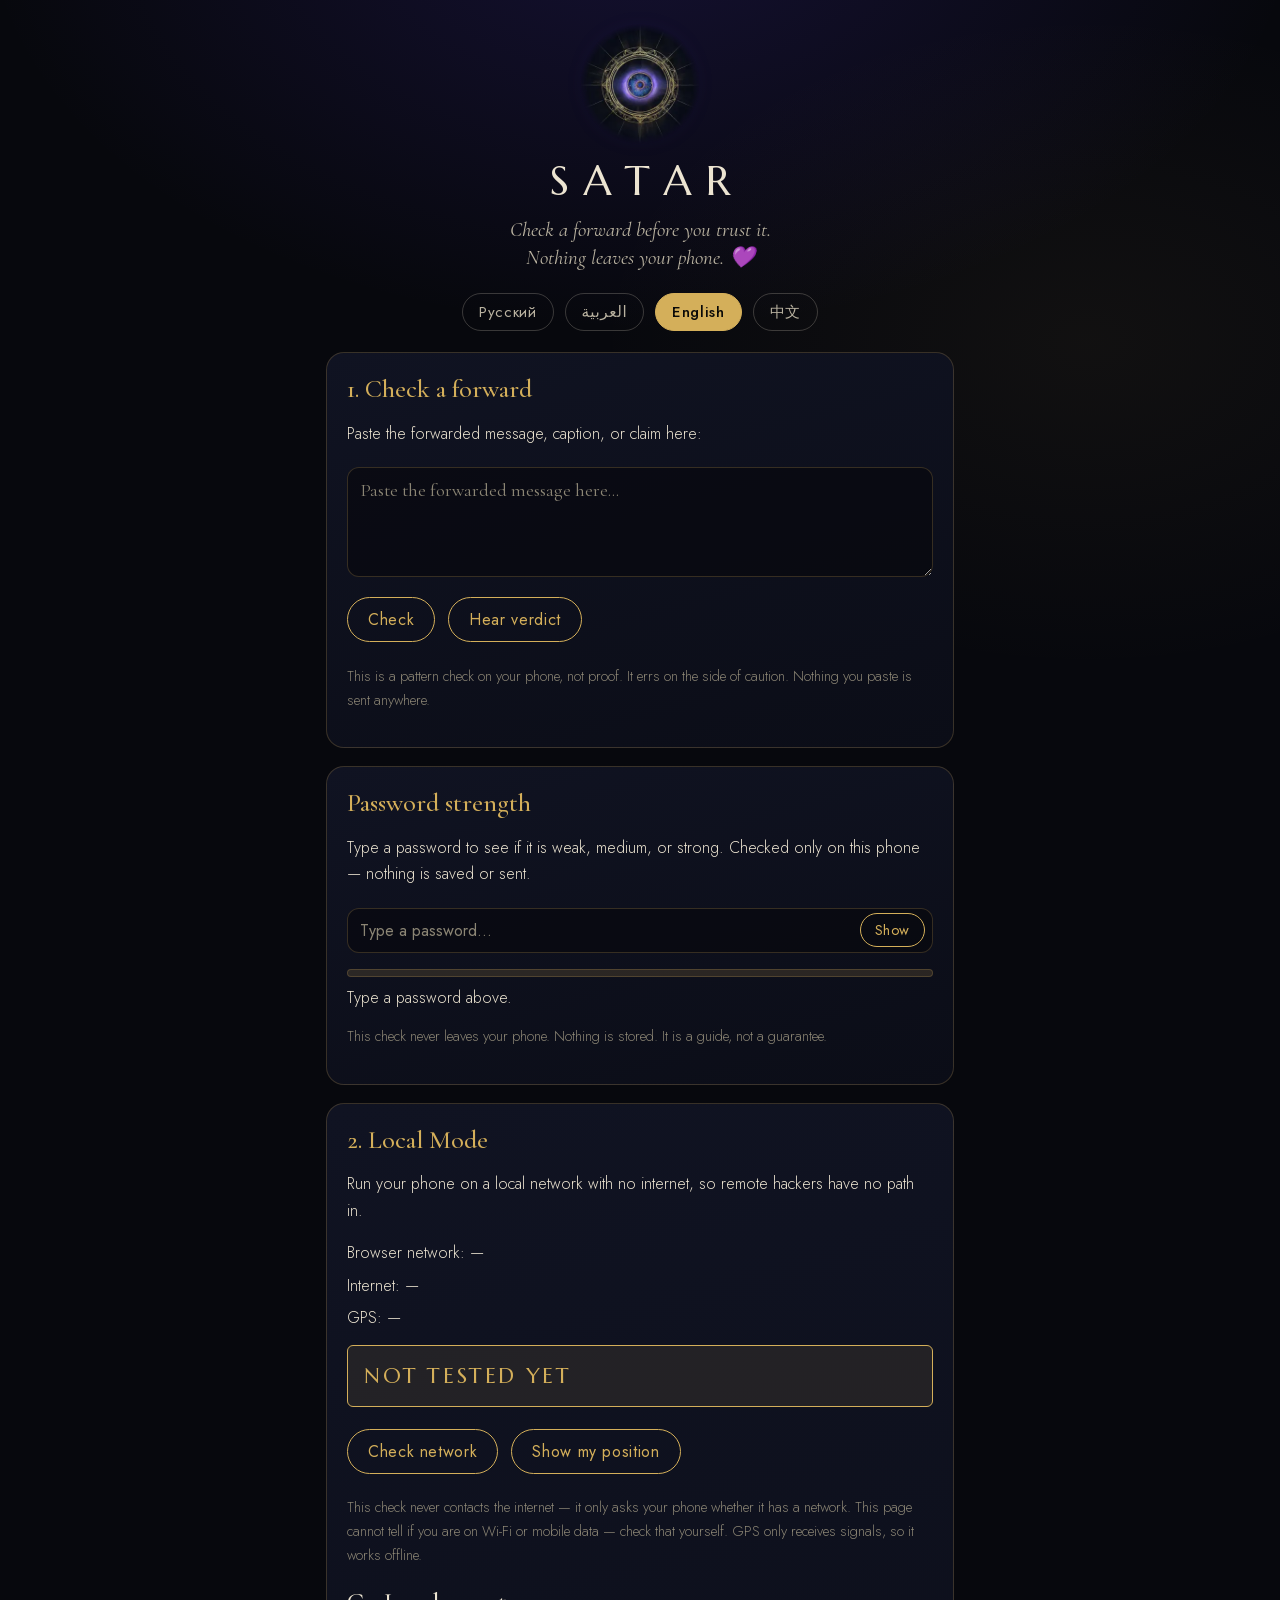
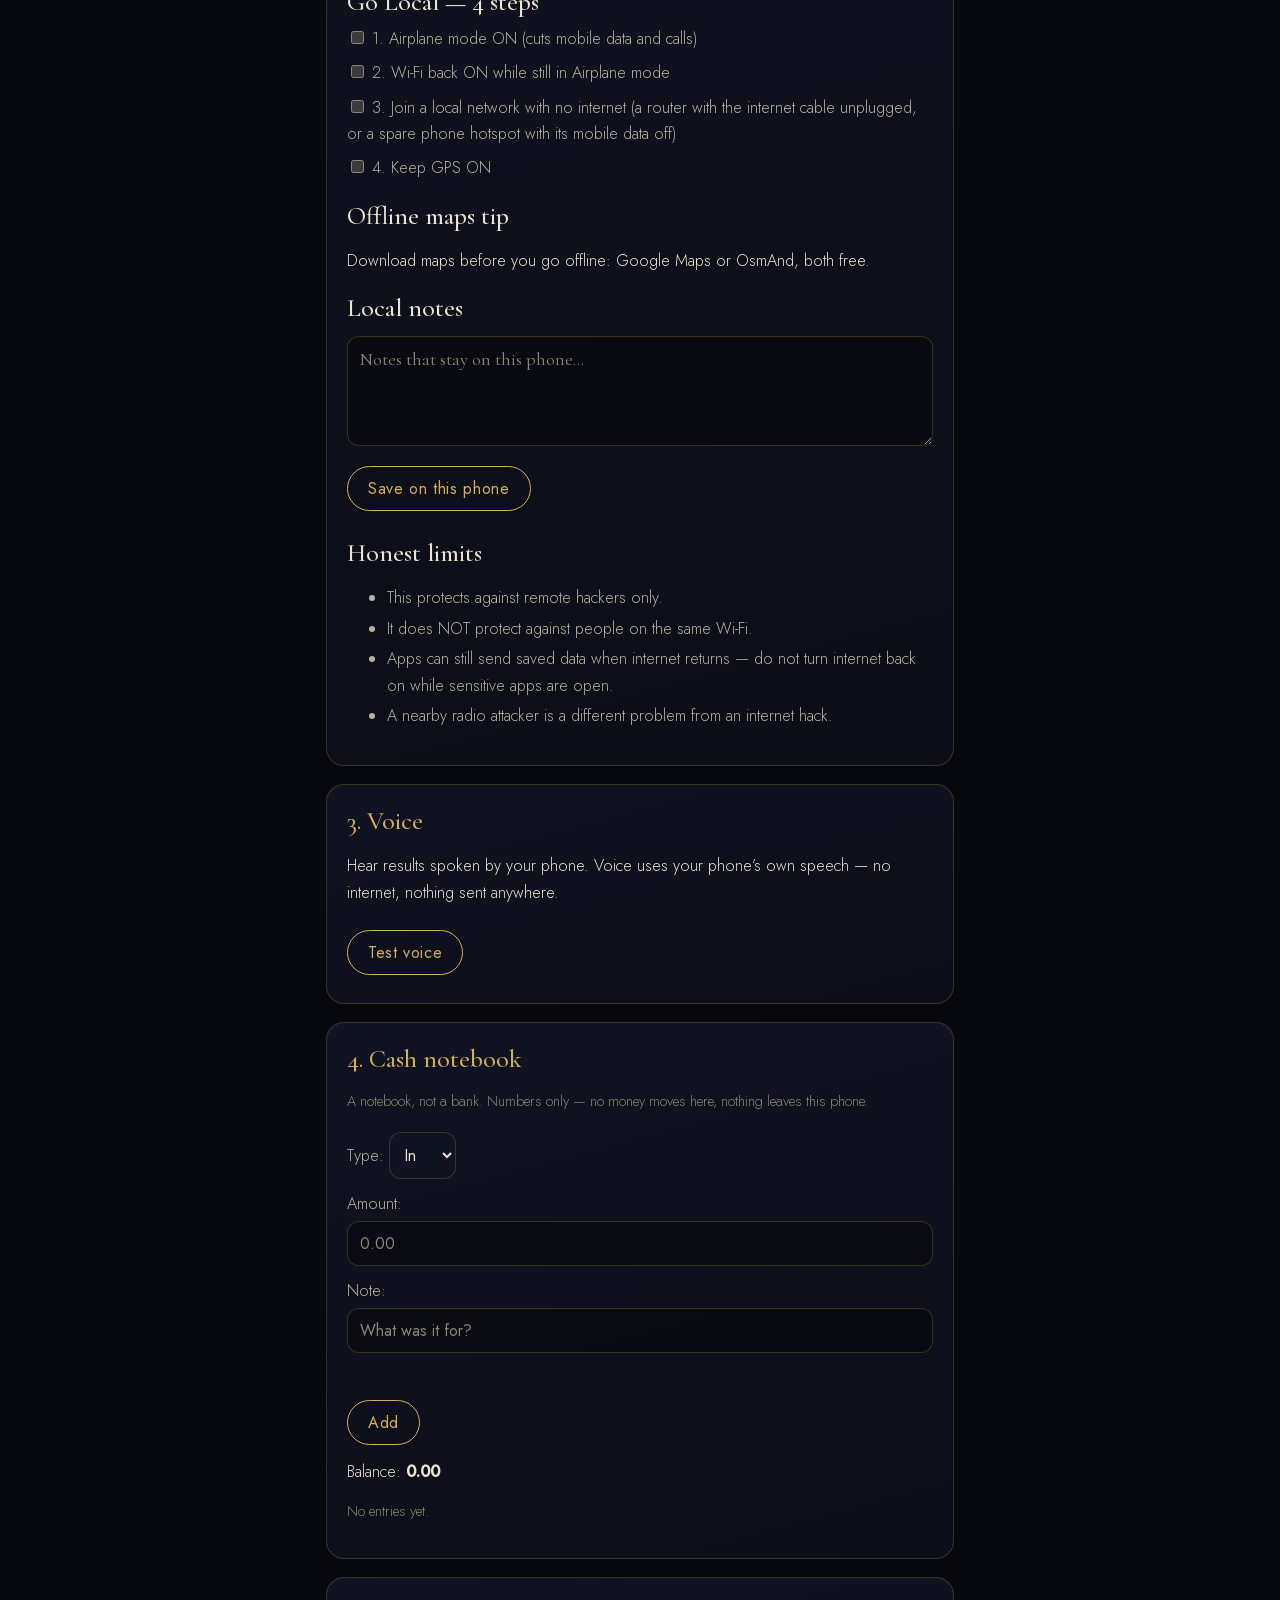
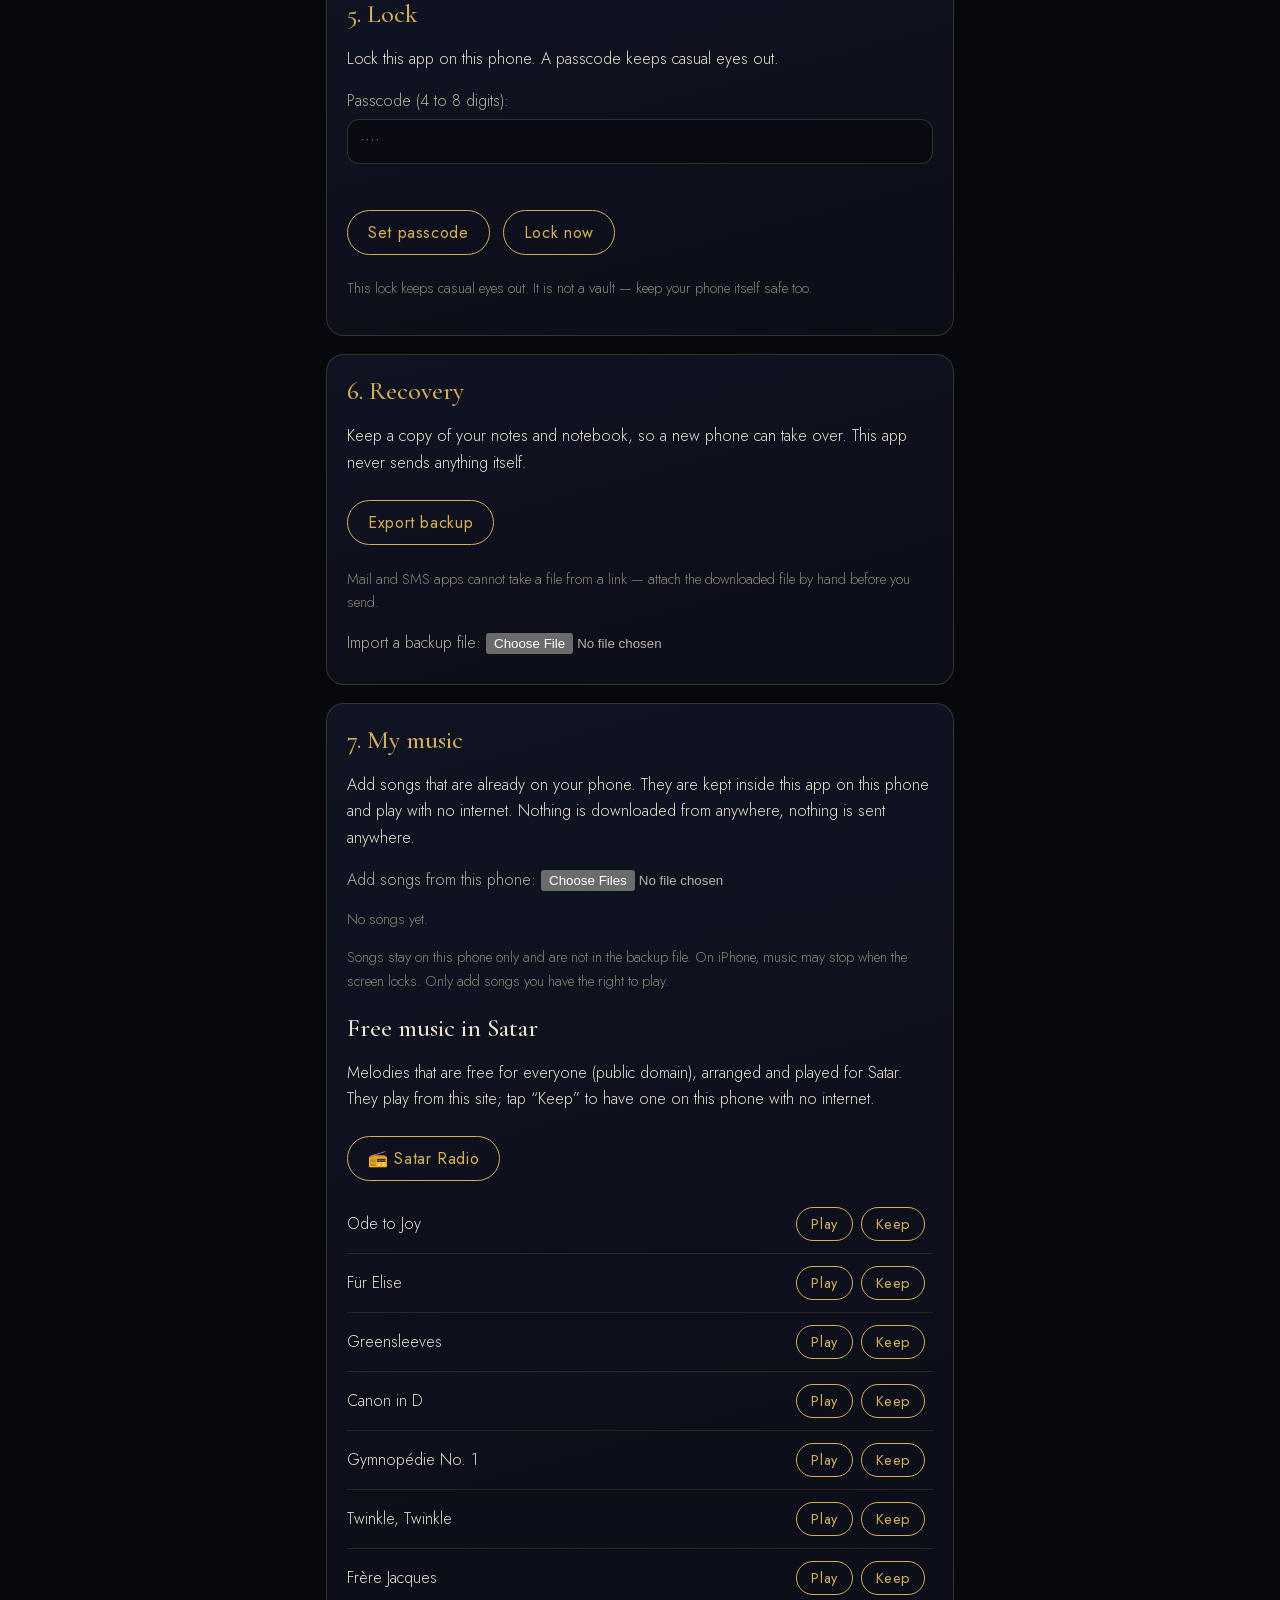
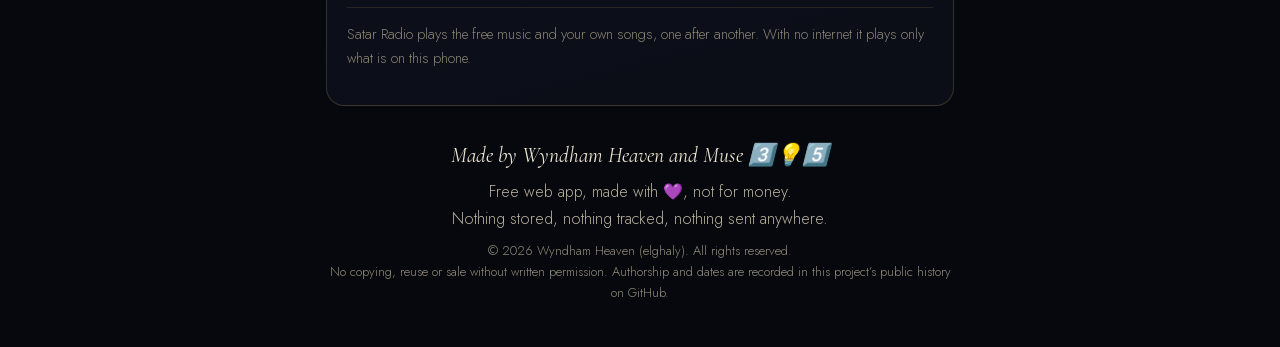
<file: v3/plain.html>
<!DOCTYPE html>
<html lang="en">
<head>
<meta charset="utf-8">
<meta name="viewport" content="width=device-width, initial-scale=1">
<title>Satar</title>
<meta name="theme-color" content="#07080d">
<link rel="stylesheet" href="../fonts/fonts.css">
<link rel="icon" type="image/png" href="../icons/icon-192.png">
<link rel="apple-touch-icon" href="../icons/apple-touch-icon.png">
<style>
  :root {
    color-scheme: dark;
    --night: #07080d;
    --night-2: #0b0d17;
    --panel: #101322;
    --ivory: #ece4d1;
    --ivory-dim: #b9b2a0;
    --ivory-faint: #8b8574;
    --gold: #d4af5a;
    --gold-deep: #a9853c;
    --gold-hair: rgba(212, 175, 90, 0.34);
    --violet: #9a7bff;
    --violet-deep: #5b3df0;
    --danger: #ff7a66;
    --danger-bg: rgba(229, 72, 77, 0.12);
    --safe: #63cf96;
    --safe-bg: rgba(63, 178, 127, 0.12);
    --serif: "Cormorant Garamond", "Times New Roman", serif;
    --caps: "Marcellus", "Cormorant Garamond", serif;
    --sans: "Jost", "Segoe UI", system-ui, sans-serif;
    --ar: "Amiri", serif;
  }
  * { box-sizing: border-box; }
  ::selection { background: rgba(212, 175, 90, 0.35); color: #fff; }
  body { max-width: 660px; margin: 0 auto; padding: 16px; line-height: 1.65; font-family: var(--sans); font-weight: 300; color: var(--ivory); -webkit-font-smoothing: antialiased;
    background: radial-gradient(1100px 700px at 50% -10%, rgba(91, 61, 240, 0.16), transparent 60%),
      radial-gradient(900px 600px at 85% 38%, rgba(212, 175, 90, 0.05), transparent 55%),
      var(--night); background-attachment: fixed; }
  html[lang="ar"] body { font-family: var(--ar), var(--sans); }
  a { color: var(--gold); }
  h1 { font-family: var(--caps); font-weight: 400; font-size: 2.6rem; letter-spacing: 0.34em; text-indent: 0.34em; text-transform: uppercase; line-height: 1; margin: 16px 0 0; text-align: center; color: var(--ivory); }
  .sub { font-family: var(--serif); font-style: italic; font-size: 1.3rem; line-height: 1.35; color: var(--ivory-dim); text-align: center; margin: 14px auto 0; max-width: 34ch; }
  html[lang="ar"] .sub { font-family: var(--ar); font-style: normal; }
  .emblem { position: relative; width: 120px; height: 120px; margin: 8px auto 0; }
  .emblem::before { content: ""; position: absolute; inset: 6% 10%; border-radius: 50%; background: radial-gradient(circle, rgba(122, 92, 255, 0.4), rgba(91, 61, 240, 0.12) 55%, transparent 72%); filter: blur(14px); }
  .emblem img { position: relative; width: 100%; height: 100%; display: block; border-radius: 50%; -webkit-mask-image: radial-gradient(circle, #000 62%, transparent 71%); mask-image: radial-gradient(circle, #000 62%, transparent 71%); }
  button { font-family: var(--sans); font-size: 1rem; font-weight: 400; letter-spacing: 0.04em; padding: 10px 20px; border-radius: 999px; border: 1px solid var(--gold); background: transparent; color: var(--gold); cursor: pointer; margin: 8px 8px 8px 0; transition: background 0.3s, color 0.3s, border-color 0.3s; }
  button:hover { background: var(--gold); color: #0a0a08; }
  button:focus-visible { outline: 2px solid var(--violet); outline-offset: 3px; }
  button.small { font-size: 0.9rem; padding: 6px 14px; }
  .langbar { text-align: center; margin: 18px 0; }
  .langbar button { font-size: 0.95rem; padding: 7px 16px; margin: 3px; border-color: rgba(236, 228, 209, 0.22); color: var(--ivory-dim); }
  .langbar button:hover { border-color: var(--gold); background: transparent; color: var(--ivory); }
  .langbar button.on { background: var(--gold); border-color: var(--gold); color: #0a0a08; font-weight: 500; }
  section { background: linear-gradient(165deg, var(--panel), var(--night-2)); border: 1px solid rgba(212, 175, 90, 0.22); border-radius: 18px; padding: 20px; margin: 18px 0; }
  h2 { font-family: var(--serif); font-weight: 500; font-size: 1.6rem; line-height: 1.25; margin: 18px 0 8px; color: var(--ivory); }
  section > h2:first-child { margin-top: 0; color: var(--gold); }
  html[lang="ar"] h2 { font-family: var(--ar); font-weight: 400; }
  textarea, input[type=text], input[type=number], input[type=password] { width: 100%; font-family: var(--sans); font-size: 1rem; padding: 10px 12px; border-radius: 12px; border: 1px solid rgba(212, 175, 90, 0.22); background: rgba(7, 8, 13, 0.6); color: var(--ivory); margin: 4px 0; }
  textarea { min-height: 110px; font-family: var(--serif); font-size: 1.15rem; line-height: 1.4; }
  html[lang="ar"] textarea { font-family: var(--ar); }
  textarea:focus, input:focus, select:focus { outline: none; border-color: var(--gold); }
  textarea::placeholder, input::placeholder { color: var(--ivory-faint); }
  select { font-family: var(--sans); font-size: 1rem; padding: 10px; border-radius: 12px; border: 1px solid rgba(212, 175, 90, 0.22); background: var(--panel); color: var(--ivory); margin: 4px 0; }
  .verdict { font-family: var(--caps); font-size: 1.35rem; letter-spacing: 0.12em; padding: 12px 16px; border: 1.5px solid currentColor; border-radius: 6px; margin: 14px 0; }
  .verdict > div + div { font-family: var(--serif); letter-spacing: 0; color: var(--ivory); }
  html[lang="ar"] .verdict, html[lang="ar"] .verdict > div + div { font-family: var(--ar); letter-spacing: 0; }
  .danger { color: var(--danger); background: var(--danger-bg); }
  .unknown { color: var(--gold); background: rgba(212, 175, 90, 0.1); }
  .safe { color: var(--safe); background: var(--safe-bg); }
  .chip { display: inline-block; font-family: var(--sans); font-size: 0.95rem; font-weight: 400; letter-spacing: 0; padding: 2px 10px; margin: 4px 4px 0 0; border-radius: 999px; border: 1px solid currentColor; }
  .note { font-size: 0.9rem; color: var(--ivory-faint); }
  .row { margin: 6px 0; }
  label { display: block; margin: 8px 0; color: var(--ivory-dim); }
  li { color: var(--ivory-dim); margin: 4px 0; }
  table { width: 100%; border-collapse: collapse; margin: 8px 0; }
  td { padding: 6px 4px; border-bottom: 1px solid rgba(212, 175, 90, 0.14); }
  td.t { font-weight: 500; }
  tr.next td { background: rgba(212, 175, 90, 0.12); color: var(--gold); }
  .cashrow { display: flex; justify-content: space-between; gap: 8px; padding: 6px 0; border-bottom: 1px solid rgba(212, 175, 90, 0.14); }
  .in { color: var(--safe); } .out { color: var(--danger); }
  .songrow { display: flex; align-items: center; justify-content: space-between; gap: 8px; padding: 4px 0; border-bottom: 1px solid rgba(212, 175, 90, 0.14); }
  .songrow span { overflow-wrap: anywhere; }
  audio { width: 100%; margin: 8px 0; }
  footer { text-align: center; margin: 32px 0 8px; color: var(--ivory-dim); }
  footer > div:first-child { font-family: var(--serif); font-style: italic; font-size: 1.35rem; color: var(--ivory); margin-bottom: 6px; }
  .licfoot { text-align: center; font-size: 0.8rem; color: var(--ivory-faint); margin: 6px 0 28px; }
  #lockOverlay { display: none; position: fixed; inset: 0; z-index: 99; background: rgba(7, 8, 13, 0.97); align-items: center; justify-content: center; }
  #lockOverlay.open { display: flex; }
  #lockBox { background: linear-gradient(165deg, var(--panel), var(--night-2)); border: 1px solid rgba(212, 175, 90, 0.3); border-radius: 18px; padding: 24px; max-width: 360px; width: 90%; text-align: center; }
  #lockBox h2 { font-family: var(--caps); font-weight: 400; letter-spacing: 0.3em; text-transform: uppercase; color: var(--ivory); }
  #lockBox input { text-align: center; font-size: 1.4rem; letter-spacing: 0.4em; }
  .draftbanner { background: rgba(212, 175, 90, 0.14); color: var(--gold); border: 1px solid var(--gold-hair); border-radius: 12px; padding: 10px; text-align: center; margin: 12px 0; font-family: var(--caps); letter-spacing: 0.12em; }

  .pw-wrap { position: relative; }
  .pw-wrap input { padding-inline-end: 72px; }
  .pw-toggle { position: absolute; inset-inline-end: 8px; top: 50%; transform: translateY(-50%); margin: 0; padding: 4px 10px; font-size: 0.85rem; }
  .pw-meter { height: 8px; border-radius: 999px; background: rgba(212, 175, 90, 0.15); margin: 12px 0 8px; overflow: hidden; border: 1px solid rgba(212, 175, 90, 0.22); }
  .pw-meter > i { display: block; height: 100%; width: 0%; border-radius: 999px; transition: width 0.25s ease, background 0.25s ease; background: var(--danger); }
  .pw-meter.med > i { background: var(--gold); }
  .pw-meter.strong > i { background: var(--safe); }
  #pwResult { min-height: 1.2em; }
  @media (prefers-reduced-motion: reduce) { button { transition: none; } }
</style>
</head>
<body>
<div class="emblem"><img src="../icons/eye-256.webp" alt="" width="120" height="120"></div>
<h1>Satar</h1>
<p class="sub" data-t="sub"></p>
<div class="langbar">
  <button type="button" data-lang="ru" id="langRu">Русский</button>
  <button type="button" data-lang="ar" id="langAr">العربية</button>
  <button type="button" data-lang="en" id="langEn">English</button>
  <button type="button" data-lang="zh" id="langZh">中文</button>
</div>

<section>
  <h2 data-t="checkTitle"></h2>
  <p data-t="checkHint"></p>
  <textarea id="fwd" data-ph="checkPh"></textarea>
  <br>
  <button type="button" id="checkBtn" data-t="checkBtn"></button>
  <button type="button" id="hearBtn" data-t="hearBtn"></button>
  <div id="result"></div>
  <p class="note" data-t="checkNote"></p>
</section>

<section id="pwSection">
  <h2 data-t="pwTitle"></h2>
  <p data-t="pwHint"></p>
  <div class="pw-wrap">
    <input type="password" id="pwInput" data-ph="pwPh" autocomplete="off" autocorrect="off" autocapitalize="off" spellcheck="false" inputmode="text">
    <button type="button" class="small pw-toggle" id="pwToggle" data-t="pwShow" aria-pressed="false"></button>
  </div>
  <div class="pw-meter" id="pwMeter" aria-hidden="true"><i id="pwBar"></i></div>
  <div id="pwResult"></div>
  <p class="note" data-t="pwNote"></p>
</section>


<section>
  <h2 data-t="localTitle"></h2>
  <p data-t="localIntro"></p>
  <div class="row"><span data-t="netLabel"></span> <span id="netStatus">—</span></div>
  <div class="row"><span data-t="inetLabel"></span> <span id="inetStatus">—</span></div>
  <div class="row"><span data-t="gpsLabel"></span> <span id="gpsStatus">—</span></div>
  <div id="badge" class="verdict unknown">—</div>
  <button type="button" id="testBtn" data-t="testBtn"></button>
  <button type="button" id="gpsBtn" data-t="gpsBtn"></button>
  <p class="note" data-t="localNote"></p>

  <h2 data-t="goLocal"></h2>
  <label><input type="checkbox"> <span data-t="step1"></span></label>
  <label><input type="checkbox"> <span data-t="step2"></span></label>
  <label><input type="checkbox"> <span data-t="step3"></span></label>
  <label><input type="checkbox"> <span data-t="step4"></span></label>

  <h2 data-t="mapsTitle"></h2>
  <p data-t="mapsText"></p>

  <h2 data-t="notesTitle"></h2>
  <textarea id="notes" data-ph="notesPh"></textarea>
  <br>
  <button type="button" id="saveNotesBtn" data-t="notesSave"></button>
  <span id="notesMsg"></span>

  <h2 data-t="limitsTitle"></h2>
  <ul>
    <li data-t="lim1"></li>
    <li data-t="lim2"></li>
    <li data-t="lim3"></li>
    <li data-t="lim4"></li>
  </ul>
</section>


<section>
  <h2 data-t="voiceTitle"></h2>
  <p data-t="voiceText"></p>
  <button type="button" id="voiceTestBtn" data-t="voiceTest"></button>
</section>

<section>
  <h2 data-t="nbTitle"></h2>
  <p class="note" data-t="nbHint"></p>
  <label><span data-t="nbType"></span>
    <select id="nbType">
      <option value="in" data-t="nbIn"></option>
      <option value="out" data-t="nbOut"></option>
    </select>
  </label>
  <label><span data-t="nbAmt"></span> <input type="number" id="nbAmt" step="0.01" min="0" placeholder="0.00"></label>
  <label><span data-t="nbNote"></span> <input type="text" id="nbNote" data-ph="nbNotePh"></label>
  <br>
  <button type="button" id="nbAddBtn" data-t="nbAdd"></button>
  <div class="row"><span data-t="nbBal"></span> <b id="nbBal">0.00</b></div>
  <div id="nbList"></div>
  <p class="note" id="nbEmpty" data-t="nbEmpty"></p>
</section>

<section>
  <h2 data-t="lockTitle"></h2>
  <p data-t="lockText"></p>
  <label><span data-t="lockPass"></span> <input type="password" id="lockPass" inputmode="numeric" autocomplete="off" placeholder="••••"></label>
  <br>
  <button type="button" id="lockSetBtn" data-t="lockSet"></button>
  <button type="button" id="lockFaceBtn" data-t="lockFace" style="display:none"></button>
  <button type="button" id="lockNowBtn" data-t="lockNow"></button>
  <div class="row" id="lockMsg"></div>
  <p class="note" data-t="lockNote"></p>
</section>

<section>
  <h2 data-t="recTitle"></h2>
  <p data-t="recText"></p>
  <button type="button" id="recExportBtn" data-t="recExport"></button>
  <a id="recMailLink" href="#" style="display:none"><button type="button" data-t="recMail"></button></a>
  <a id="recSmsLink" href="#" style="display:none"><button type="button" data-t="recSms"></button></a>
  <div class="row" id="recMsg"></div>
  <p class="note" data-t="recAttach"></p>
  <label><span data-t="recImport"></span> <input type="file" id="recFile" accept=".json,application/json"></label>
  <div class="row" id="recImportMsg"></div>
</section>

<section>
  <h2 data-t="musTitle"></h2>
  <p data-t="musText"></p>
  <label><span data-t="musAdd"></span> <input type="file" id="musFile" accept="audio/*" multiple></label>
  <div class="row" id="musMsg"></div>
  <audio id="musPlayer" controls preload="none" style="display:none"></audio>
  <div id="musList"></div>
  <p class="note" id="musEmpty" data-t="musEmpty"></p>
  <p class="note" data-t="musNote"></p>

  <h2 data-t="freeTitle"></h2>
  <p data-t="freeText"></p>
  <button type="button" id="radioBtn" data-t="radioBtn"></button>
  <button type="button" id="radioStopBtn" class="small" data-t="radioStop" style="display:none"></button>
  <div class="row" id="radioNow"></div>
  <div id="freeList"></div>
  <p class="note" data-t="radioNote"></p>
</section>

<footer>
  <div>Made by Wyndham Heaven and Muse 3️⃣💡5️⃣</div>
  <div data-t="footFree"></div>
  <div data-t="footNothing"></div>
</footer>

<div class="licfoot">
  <div data-t="footLicense"></div>
  <div data-t="footWarn"></div>
</div>

<div id="lockOverlay">
  <div id="lockBox">
    <div class="emblem"><img src="../icons/eye-256.webp" alt="" width="120" height="120"></div>
    <h2>Satar</h2>
    <p data-t="lockEnter"></p>
    <input type="password" id="unlockPass" inputmode="numeric" autocomplete="off" placeholder="••••">
    <br>
    <button type="button" id="unlockBtn" data-t="lockUnlock"></button>
    <button type="button" id="unlockFaceBtn" data-t="lockFace" style="display:none"></button>
    <div class="row" id="unlockMsg"></div>
    <p><a href="#" id="lockForgotLink" data-t="lockForgot"></a></p>
  </div>
</div>

<script>
function el(id) { return document.getElementById(id); }
function $(sel) { return document.querySelector(sel); }
function esc(s) { return String(s).replace(/&/g, '&amp;').replace(/</g, '&lt;').replace(/>/g, '&gt;'); }

var LANG = 'en';
var LANGS = { ru: 'ru-RU', ar: 'ar-EG', en: 'en-US', zh: 'zh-CN' };

var I18N = {
en: {
sub: 'Check a forward before you trust it. Nothing leaves your phone. 💜',
checkTitle: '1. Check a forward', checkHint: 'Paste the forwarded message, caption, or claim here:',
checkPh: 'Paste the forwarded message here...', checkBtn: 'Check', hearBtn: 'Hear verdict',
checkNote: 'This is a pattern check on your phone, not proof. It errs on the side of caution. Nothing you paste is sent anywhere.',
pasteFirst: 'PASTE FIRST', pasteFirstR: 'Nothing pasted yet.', pasteFirstA: 'Paste the forwarded message above, then tap Check.',
vDanger: 'DANGEROUS', vUnknown: 'UNKNOWN', vSafe: 'NO WARNING SIGNS FOUND',
rCode: 'It asks for a code or password.', aCode: 'Never send a code to anyone, ever. Delete it.',
rLinkUrg: 'A link plus urgency is the classic trap.', aLinkUrg: 'Do not tap the link. Check with the sender on a different channel first.',
rMoney: 'It promises money or a prize, or asks for payment.', aMoney: 'Do not pay, do not tap. Ask the sender directly.',
rLink: 'It has a link or asks you to act, and I cannot verify it offline.', aLink: 'Do not tap yet. Check with the sender on a different channel first.',
rSafe: 'No link, no code request, no money or prize found. This does not prove it is true — it only means the usual trap signs are missing.', aSafe: 'Still: if it later asks you to do something, check first.',
rUrgent: 'It uses urgency or an account threat, and I cannot verify it offline.', aUrgent: 'Do not call numbers or tap anything in it. Check with the real institution on a channel you already trust.',
rBank: 'It pretends to be a bank or your account, and pushes you to call, tap, or act now.', aBank: 'Do not call numbers or tap links in it. Contact the institution on a number or app you already trust.',
localTitle: '2. Local Mode', localIntro: 'Run your phone on a local network with no internet, so remote hackers have no path in.',
netLabel: 'Browser network:', inetLabel: 'Internet:', gpsLabel: 'GPS:',
badgeNew: 'NOT TESTED YET', testBtn: 'Check network', gpsBtn: 'Show my position',
netOnline: 'Browser says: online', netOffline: 'Browser says: offline', netUnavail: 'Browser network status unavailable.',
inetOff: 'No network — no internet path in.', inetOn: 'Your phone has a network. This page does not contact the internet, so it cannot tell if that network reaches it. To check: open any website in your browser — if it loads, internet is on.',
badgeOff: 'NO NETWORK', badgeOn: 'NETWORK ON — CHECK INTERNET YOURSELF',
gpsUnavail: 'GPS is not available here. Open this page over https for GPS.', gpsWait: 'Waiting for GPS...',
gpsNeed: 'GPS needs permission. It only receives signals, so it works offline.', gpsFail: 'GPS check failed. It only receives signals, so it works offline.',
localNote: 'This check never contacts the internet — it only asks your phone whether it has a network. This page cannot tell if you are on Wi-Fi or mobile data — check that yourself. GPS only receives signals, so it works offline.',
goLocal: 'Go Local — 4 steps', step1: '1. Airplane mode ON (cuts mobile data and calls)', step2: '2. Wi-Fi back ON while still in Airplane mode', step3: '3. Join a local network with no internet (a router with the internet cable unplugged, or a spare phone hotspot with its mobile data off)', step4: '4. Keep GPS ON',
mapsTitle: 'Offline maps tip', mapsText: 'Download maps before you go offline: Google Maps or OsmAnd, both free.',
notesTitle: 'Local notes', notesPh: 'Notes that stay on this phone...', notesSave: 'Save on this phone', notesSaved: 'Saved on this phone.', notesFail: 'Could not save on this phone (storage blocked).',
limitsTitle: 'Honest limits', lim1: 'This protects against remote hackers only.', lim2: 'It does NOT protect against people on the same Wi-Fi.', lim3: 'Apps can still send saved data when internet returns — do not turn internet back on while sensitive apps are open.', lim4: 'A nearby radio attacker is a different problem from an internet hack.',
voiceTitle: '3. Voice', voiceText: 'Hear results spoken by your phone. Voice uses your phone’s own speech — no internet, nothing sent anywhere.', voiceTest: 'Test voice', voiceSample: 'This is Satar. Check a forward before you trust it.',
nbTitle: '4. Cash notebook', nbHint: 'A notebook, not a bank. Numbers only — no money moves here, nothing leaves this phone.',
nbType: 'Type:', nbIn: 'In', nbOut: 'Out', nbAmt: 'Amount:', nbNote: 'Note:', nbNotePh: 'What was it for?',
nbAdd: 'Add', nbBal: 'Balance:', nbEmpty: 'No entries yet.', nbDel: 'Delete',
lockTitle: '5. Lock', lockText: 'Lock this app on this phone. A passcode keeps casual eyes out.',
lockPass: 'Passcode (4 to 8 digits):', lockSet: 'Set passcode', lockSetOk: 'Passcode set. This app will ask for it next time it opens.',
lockFace: 'Use Face ID', lockFaceOk: 'Face ID is set up for this app on this device.', lockFaceNo: 'Face ID is not available here — use your passcode.',
lockNow: 'Lock now', lockUnlock: 'Unlock', lockEnter: 'Enter your passcode to open Satar.',
lockWrong: 'Wrong passcode. Try again.', lockForgot: 'Forgot passcode? Clear the lock (your notes and notebook stay).',
lockForgotOk: 'Lock cleared. Your notes and notebook are still here.', lockNote: 'This lock keeps casual eyes out. It is not a vault — keep your phone itself safe too.',
recTitle: '6. Recovery', recText: 'Keep a copy of your notes and notebook, so a new phone can take over. This app never sends anything itself.',
recExport: 'Export backup', recExported: 'Backup downloaded. Send this file yourself with your own mail or SMS app.',
recMail: 'Open mail app', recSms: 'Open SMS app', recAttach: 'Mail and SMS apps cannot take a file from a link — attach the downloaded file by hand before you send.',
recImport: 'Import a backup file:', recImported: 'Backup loaded. Your notes and notebook are back.', recBad: 'That file is not a Satar backup. Nothing changed.',
footFree: 'Free web app, made with 💜, not for money.', footNothing: 'Nothing stored, nothing tracked, nothing sent anywhere.', footLicense: '© 2026 Wyndham Heaven (elghaly). All rights reserved.', footWarn: 'No copying, reuse or sale without written permission. Authorship and dates are recorded in this project’s public history on GitHub.', whatToDo: 'What to do:', whyWords: 'Words that raised this:',
musTitle: '7. My music', musText: 'Add songs that are already on your phone. They are kept inside this app on this phone and play with no internet. Nothing is downloaded from anywhere, nothing is sent anywhere.',
musAdd: 'Add songs from this phone:', musEmpty: 'No songs yet.', musPlay: 'Play', musDel: 'Delete', musAdded: 'Songs added: {n}.',
musFail: 'Some files could not be added (not a song, or storage is full).', musNo: 'Music storage is not available in this browser.',
musNote: 'Songs stay on this phone only and are not in the backup file. On iPhone, music may stop when the screen locks. Only add songs you have the right to play.',
freeTitle: 'Free music in Satar', freeText: 'Melodies that are free for everyone (public domain), arranged and played for Satar. They play from this site; tap “Keep” to have one on this phone with no internet.',
musKeep: 'Keep', musKept: 'Kept on this phone.', musNeedNet: 'Not on this phone yet. Connect once and tap “Keep”.',
radioBtn: '📻 Satar Radio', radioStop: 'Stop', radioNow: 'Now playing:', radioEmpty: 'Nothing to play yet.',
radioNote: 'Satar Radio plays the free music and your own songs, one after another. With no internet it plays only what is on this phone.',
recMailBody: 'Satar backup — I will attach the downloaded satar-backup.json file by hand.',
recSmsBody: 'Satar backup — I will attach the downloaded file by hand.',
pwTitle: 'Password strength', pwHint: 'Type a password to see if it is weak, medium, or strong. Checked only on this phone — nothing is saved or sent.',
pwPh: 'Type a password…', pwShow: 'Show', pwHide: 'Hide',
pwNote: 'This check never leaves your phone. Nothing is stored. It is a guide, not a guarantee.',
pwEmpty: 'Type a password above.',
pwWeak: 'WEAK', pwMed: 'MEDIUM', pwStrong: 'STRONG',
pwRShort: 'Too short.', pwRCommon: 'Too common or easy to guess.',
pwRLetters: 'Only letters — no numbers or symbols.',
pwRSimple: 'Mostly one kind of character.',
pwROk: 'Mixed types, but still short or missing a symbol.',
pwRGood: 'Long and mixed — letters, numbers, and symbols.',
pwTShort: 'Use at least 12 characters.',
pwTCommon: 'Avoid names, years, and simple sequences.',
pwTMix: 'Mix upper and lower case, a number, and a symbol.',
pwTLonger: 'Make it longer and add a symbol you will remember.',
pwTKeep: 'Still: never reuse it, and never send it in a chat.'
},
ar: {
sub: 'تحقق من الرسالة قبل أن تثق بها. لا شيء يغادر هاتفك. 💜',
checkTitle: '١. تحقق من رسالة', checkHint: 'الصق الرسالة أو التعليق أو الادعاء هنا:',
checkPh: 'الصق الرسالة هنا...', checkBtn: 'تحقق', hearBtn: 'اسمع النتيجة',
checkNote: 'هذا فحص أنماط على هاتفك، وليس دليلاً. وهو يميل إلى الحذر. لا شيء مما تلصقه يُرسل إلى أي مكان.',
pasteFirst: 'الصق أولاً', pasteFirstR: 'لم يتم لصق شيء بعد.', pasteFirstA: 'الصق الرسالة أعلاه ثم اضغط تحقق.',
vDanger: 'خطير', vUnknown: 'غير معروف', vSafe: 'لا توجد علامات تحذير',
rCode: 'يطلب رمزاً أو كلمة مرور.', aCode: 'لا ترسل رمزاً لأي شخص أبداً. احذفها.',
rLinkUrg: 'رابط مع استعجال — هذا هو الفخ المعتاد.', aLinkUrg: 'لا تضغط على الرابط. تحقق مع المرسل عبر قناة أخرى أولاً.',
rMoney: 'يعد بمال أو جائزة، أو يطلب دفعاً.', aMoney: 'لا تدفع ولا تضغط. اسأل المرسل مباشرة.',
rLink: 'فيه رابط أو يطلب منك فعلاً، ولا أستطيع التحقق منه دون إنترنت.', aLink: 'لا تضغط بعد. تحقق مع المرسل عبر قناة أخرى أولاً.',
rSafe: 'لم يُعثر على رابط ولا طلب رمز ولا مال أو جائزة. هذا لا يثبت أنها صحيحة — يعني فقط أن علامات الفخ المعتادة غير موجودة.', aSafe: 'مع ذلك: إذا طلب منك لاحقاً فعل شيء، تحقق أولاً.',
rUrgent: 'فيها استعجال أو تهديد للحساب، ولا أستطيع التحقق منها دون إنترنت.', aUrgent: 'لا تتصل بأرقام فيها ولا تضغط على شيء. تحقق من الجهة الحقيقية عبر قناة تثق بها مسبقاً.',
rBank: 'تدّعي أنها بنك أو حسابك، وتدفعك للاتصال أو الضغط أو التصرف فوراً.', aBank: 'لا تتصل بأرقام فيها ولا تضغط على روابط. تواصل مع الجهة عبر رقم أو تطبيق تثق به مسبقاً.',
localTitle: '٢. الوضع المحلي', localIntro: 'شغّل هاتفك على شبكة محلية بلا إنترنت، حتى لا يجد المخترقون البعيدون طريقاً إليه.',
netLabel: 'شبكة المتصفح:', inetLabel: 'الإنترنت:', gpsLabel: 'نظام تحديد المواقع:',
badgeNew: 'لم يتم الاختبار بعد', testBtn: 'افحص الشبكة', gpsBtn: 'أظهر موقعي',
netOnline: 'المتصفح يقول: متصل', netOffline: 'المتصفح يقول: غير متصل', netUnavail: 'حالة شبكة المتصفح غير متاحة.',
inetOff: 'لا شبكة — لا طريق إنترنت إلى الداخل.', inetOn: 'هاتفك متصل بشبكة. هذه الصفحة لا تتصل بالإنترنت، لذلك لا تعرف هل هذه الشبكة تصل إليه. للتحقق: افتح أي موقع في متصفحك — إذا فُتح، فالإنترنت يعمل.',
badgeOff: 'لا شبكة', badgeOn: 'الشبكة متصلة — تحقق من الإنترنت بنفسك',
gpsUnavail: 'نظام تحديد المواقع غير متاح هنا. افتح الصفحة عبر https لنظام تحديد المواقع.', gpsWait: 'بانتظار نظام تحديد المواقع...',
gpsNeed: 'نظام تحديد المواقع يحتاج إذناً. وهو يستقبل الإشارات فقط، فيعمل دون إنترنت.', gpsFail: 'فشل فحص نظام تحديد المواقع. وهو يستقبل الإشارات فقط، فيعمل دون إنترنت.',
localNote: 'هذا الفحص لا يتصل بالإنترنت أبداً — يسأل هاتفك فقط هل لديه شبكة. هذه الصفحة لا تعرف هل أنت على Wi-Fi أم بيانات الهاتف — تحقق بنفسك. نظام تحديد المواقع يستقبل الإشارات فقط، فيعمل دون إنترنت.',
goLocal: 'اذهب محلياً — ٤ خطوات', step1: '١. وضع الطيران مفعّل (يقطع البيانات والمكالمات)', step2: '٢. أعد تشغيل Wi-Fi وأنت ما زلت في وضع الطيران', step3: '٣. انضم إلى شبكة محلية بلا إنترنت (موجه بلا كابل إنترنت، أو نقطة اتصال من هاتف آخر بلا بيانات)', step4: '٤. أبقِ نظام تحديد المواقع مفعّلاً',
mapsTitle: 'نصيحة الخرائط دون إنترنت', mapsText: 'حمّل الخرائط قبل أن تنقطع عن الإنترنت: خرائط Google أو OsmAnd، وكلاهما مجاني.',
notesTitle: 'ملاحظات محلية', notesPh: 'ملاحظات تبقى على هذا الهاتف...', notesSave: 'احفظ على هذا الهاتف', notesSaved: 'تم الحفظ على هذا الهاتف.', notesFail: 'تعذر الحفظ على هذا الهاتف (التخزين محظور).',
limitsTitle: 'حدود صريحة', lim1: 'هذا يحمي من المخترقين البعيدين فقط.', lim2: 'لا يحمي من أشخاص على نفس شبكة Wi-Fi.', lim3: 'التطبيقات قد ترسل بيانات محفوظة عند عودة الإنترنت — لا تعيد تشغيل الإنترنت وتطبيقات حساسة مفتوحة.', lim4: 'مهاجم راديو قريب مشكلة مختلفة عن اختراق الإنترنت.',
voiceTitle: '٣. الصوت', voiceText: 'اسمع النتائج بصوت هاتفك نفسه. الصوت يستخدم نطق هاتفك — بلا إنترنت، ولا شيء يُرسل إلى أي مكان.', voiceTest: 'جرّب الصوت', voiceSample: 'هذا ستار. تحقق من الرسالة قبل أن تثق بها.',
nbTitle: '٤. دفتر النقد', nbHint: 'دفتر ملاحظات، وليس بنكاً. أرقام فقط — لا مال يتحرك هنا، ولا شيء يغادر هذا الهاتف.',
nbType: 'النوع:', nbIn: 'دخل', nbOut: 'خرج', nbAmt: 'المبلغ:', nbNote: 'ملاحظة:', nbNotePh: 'ما كان هذا؟',
nbAdd: 'أضف', nbBal: 'الرصيد:', nbEmpty: 'لا إدخالات بعد.', nbDel: 'احذف',
lockTitle: '٥. القفل', lockText: 'اقفل هذا التطبيق على هذا الهاتف. رمز المرور يبعد العيون العابرة.',
lockPass: 'رمز المرور (٤ إلى ٨ أرقام):', lockSet: 'عيّن رمز المرور', lockSetOk: 'تم تعيين رمز المرور. سيطلبه التطبيق عند فتحه المرة القادمة.',
lockFace: 'استخدم Face ID', lockFaceOk: 'تم إعداد Face ID لهذا التطبيق على هذا الجهاز.', lockFaceNo: 'Face ID غير متاح هنا — استخدم رمز المرور.',
lockNow: 'اقفل الآن', lockUnlock: 'افتح', lockEnter: 'أدخل رمز المرور لفتح ستار.',
lockWrong: 'رمز مرور خاطئ. حاول مجدداً.', lockForgot: 'نسيت رمز المرور؟ امسح القفل (ملاحظاتك ودفترك يبقيان).',
lockForgotOk: 'تم مسح القفل. ملاحظاتك ودفترك ما زالا هنا.', lockNote: 'هذا القفل يبعد العيون العابرة. وهو ليس خزنة — حافظ على هاتفك نفسه آمناً أيضاً.',
recTitle: '٦. الاستعادة', recText: 'احتفظ بنسخة من ملاحظاتك ودفترك، حتى يتسلمها هاتف جديد. هذا التطبيق نفسه لا يرسل شيئاً أبداً.',
recExport: 'صدّر نسخة', recExported: 'تم تنزيل النسخة. أرسل هذا الملف بنفسك بتطبيق بريدك أو رسائلك.',
recMail: 'افتح تطبيق البريد', recSms: 'افتح تطبيق الرسائل', recAttach: 'تطبيقات البريد والرسائل لا تأخذ ملفاً من رابط — أرفق الملف المنزّل بيدك قبل الإرسال.',
recImport: 'استورد ملف نسخة:', recImported: 'تم تحميل النسخة. ملاحظاتك ودفترك عادا.', recBad: 'هذا الملف ليس نسخة ستار. لم يتغير شيء.',
footFree: 'تطبيق ويب مجاني، صُنع بـ 💜، وليس للمال.', footNothing: 'لا شيء مخزّن، لا شيء متتبّع، لا شيء مرسَل إلى أي مكان.', footLicense: '© 2026 Wyndham Heaven (elghaly). جميع الحقوق محفوظة.', footWarn: 'يُمنع النسخ أو إعادة الاستخدام أو البيع إلا بإذن كتابي. اسم المؤلف والتواريخ مسجّلة في السجل العام لهذا المشروع على GitHub.', whatToDo: 'ما يجب فعله:', whyWords: 'الكلمات التي أثارت هذا التنبيه:',
musTitle: '٧. موسيقاي', musText: 'أضف أغاني موجودة بالفعل على هاتفك. تُحفظ داخل هذا التطبيق على هذا الهاتف وتعمل بلا إنترنت. لا شيء يُنزَّل من أي مكان، ولا شيء يُرسل إلى أي مكان.',
musAdd: 'أضف أغاني من هذا الهاتف:', musEmpty: 'لا أغاني بعد.', musPlay: 'شغّل', musDel: 'احذف', musAdded: 'أغانٍ أضيفت: {n}.',
musFail: 'تعذرت إضافة بعض الملفات (ليست أغنية، أو التخزين ممتلئ).', musNo: 'تخزين الموسيقى غير متاح في هذا المتصفح.',
musNote: 'الأغاني تبقى على هذا الهاتف فقط وليست في ملف النسخة الاحتياطية. على آيفون قد تتوقف الموسيقى عند قفل الشاشة. أضف فقط أغاني يحق لك تشغيلها.',
freeTitle: 'موسيقى مجانية في ستار', freeText: 'ألحان حرّة للجميع (ملكية عامة)، وُزّعت وعُزفت لستار. تُشغَّل من هذا الموقع؛ اضغط «احفظ» لتبقى على هذا الهاتف وتعمل بلا إنترنت.',
musKeep: 'احفظ', musKept: 'حُفظت على هذا الهاتف.', musNeedNet: 'ليست على هذا الهاتف بعد. اتصل بالإنترنت مرة واضغط «احفظ».',
radioBtn: '📻 راديو ستار', radioStop: 'إيقاف', radioNow: 'يُشغَّل الآن:', radioEmpty: 'لا يوجد ما يُشغَّل بعد.',
radioNote: 'راديو ستار يشغّل الموسيقى المجانية وأغانيك واحدة بعد الأخرى. بلا إنترنت يشغّل فقط ما هو محفوظ على هذا الهاتف.',
recMailBody: 'نسخة ستار الاحتياطية — سأرفق ملف satar-backup.json المنزّل بنفسي.',
recSmsBody: 'نسخة ستار الاحتياطية — سأرفق الملف المنزّل بنفسي.',
pwTitle: 'قوة كلمة المرور', pwHint: 'اكتب كلمة مرور لترى إن كانت ضعيفة أو متوسطة أو قوية. الفحص على هذا الهاتف فقط — لا يُحفظ شيء ولا يُرسل.',
pwPh: 'اكتب كلمة مرور…', pwShow: 'أظهر', pwHide: 'أخفِ',
pwNote: 'هذا الفحص لا يغادر هاتفك أبداً. لا يُخزَّن شيء. وهو دليل، وليس ضماناً.',
pwEmpty: 'اكتب كلمة مرور أعلاه.',
pwWeak: 'ضعيفة', pwMed: 'متوسطة', pwStrong: 'قوية',
pwRShort: 'قصيرة جداً.', pwRCommon: 'شائعة أو سهلة التخمين.',
pwRLetters: 'حروف فقط — بلا أرقام أو رموز.',
pwRSimple: 'معظمها من نوع واحد من الأحرف.',
pwROk: 'أنواع مختلطة، لكنها ما زالت قصيرة أو بلا رمز.',
pwRGood: 'طويلة ومختلطة — حروف وأرقام ورموز.',
pwTShort: 'استخدم ١٢ حرفاً على الأقل.',
pwTCommon: 'تجنب الأسماء والسنوات والتسلسلات البسيطة.',
pwTMix: 'امزج حروفاً كبيرة وصغيرة ورقماً ورمزاً.',
pwTLonger: 'اجعلها أطول وأضف رمزاً تتذكره.',
pwTKeep: 'مع ذلك: لا تعد استخدامها، ولا ترسلها في محادثة.'
},
zh: {
sub: '转发之前先核查。任何内容都不会离开你的手机。💜',
checkTitle: '1. 核查转发', checkHint: '把转发的消息、说明或说法粘贴在这里：',
checkPh: '把转发的消息粘贴在这里...', checkBtn: '核查', hearBtn: '听结果',
checkNote: '这是手机上的模式检查，不是证明。它偏向谨慎。你粘贴的任何内容都不会被发送到任何地方。',
pasteFirst: '请先粘贴', pasteFirstR: '还没有粘贴任何内容。', pasteFirstA: '先在上面粘贴转发的消息，然后点核查。',
vDanger: '危险', vUnknown: '未知', vSafe: '未发现危险迹象',
rCode: '它索要验证码或密码。', aCode: '永远不要把验证码发给任何人。删掉它。',
rLinkUrg: '链接加催促，就是经典陷阱。', aLinkUrg: '不要点链接。先通过另一个渠道向发件人核实。',
rMoney: '它承诺金钱或奖品，或要求付款。', aMoney: '不要付款，不要点击。直接问发件人。',
rLink: '它有链接或要求你行动，而我离线无法核实。', aLink: '先不要点。先通过另一个渠道向发件人核实。',
rSafe: '没有发现链接、索要验证码、金钱或奖品。这不能证明它是真的——只说明常见的陷阱迹象没有出现。', aSafe: '不过：如果它之后要求你做什么，先核查。',
rUrgent: '它使用催促或账户威胁，而我离线无法核实。', aUrgent: '不要拨打其中的号码，也不要点任何内容。通过你已经信任的渠道向真实机构核实。',
rBank: '它伪装成银行或你的账户，并催你马上致电、点击或采取行动。', aBank: '不要拨打其中的号码，也不要点其中的链接。通过你已经信任的电话或应用联系该机构。',
localTitle: '2. 本地模式', localIntro: '让你的手机运行在没有互联网的本地网络上，这样远程黑客就没有入口。',
netLabel: '浏览器网络：', inetLabel: '互联网：', gpsLabel: '定位：',
badgeNew: '尚未测试', testBtn: '检查网络', gpsBtn: '显示我的位置',
netOnline: '浏览器说：在线', netOffline: '浏览器说：离线', netUnavail: '浏览器网络状态不可用。',
inetOff: '没有网络——没有互联网入口。', inetOn: '你的手机连着一个网络。本页不联系互联网，所以无法判断这个网络是否通向互联网。检查方法：在浏览器里打开任意网站——能打开，就说明互联网是通的。',
badgeOff: '没有网络', badgeOn: '网络已连接——请自己检查互联网',
gpsUnavail: '这里没有定位。请用 https 打开本页以使用定位。', gpsWait: '等待定位...',
gpsNeed: '定位需要许可。它只接收信号，所以离线也能工作。', gpsFail: '定位检查失败。它只接收信号，所以离线也能工作。',
localNote: '这个检查从不联系互联网——它只询问你的手机是否有网络。本页无法判断你用的是 Wi-Fi 还是移动数据——请自己检查。定位只接收信号，所以离线也能工作。',
goLocal: '本地化——4 步', step1: '1. 打开飞行模式（切断移动数据和通话）', step2: '2. 保持飞行模式，重新打开 Wi-Fi', step3: '3. 加入一个没有互联网的本地网络（拔掉网线的路由器，或关闭移动数据的备用手机热点）', step4: '4. 保持定位开启',
mapsTitle: '离线地图提示', mapsText: '离线之前先下载地图：Google 地图或 OsmAnd，都是免费的。',
notesTitle: '本地笔记', notesPh: '只留在这部手机上的笔记...', notesSave: '保存在这部手机上', notesSaved: '已保存在这部手机上。', notesFail: '无法保存在这部手机上（存储被阻止）。',
limitsTitle: '诚实的限度', lim1: '这只防范远程黑客。', lim2: '它不能防范同一 Wi-Fi 上的人。', lim3: '互联网恢复后，应用仍可能发送已保存的数据——敏感应用打开时不要重新联网。', lim4: '附近的无线电攻击者与互联网黑客是不同的问题。',
voiceTitle: '3. 语音', voiceText: '用你手机自己的声音听结果。语音使用你手机的语音——没有互联网，任何内容都不会被发送。', voiceTest: '测试语音', voiceSample: '这是 Satar。转发之前先核查。',
nbTitle: '4. 现金记账本', nbHint: '这是一本记账本，不是银行。只有数字——这里没有任何金钱流动，任何内容都不会离开这部手机。',
nbType: '类型：', nbIn: '收入', nbOut: '支出', nbAmt: '金额：', nbNote: '备注：', nbNotePh: '这是什么？',
nbAdd: '添加', nbBal: '余额：', nbEmpty: '还没有记录。', nbDel: '删除',
lockTitle: '5. 锁定', lockText: '在这部手机上锁定这个应用。密码可以挡住随便看的人。',
lockPass: '密码（4 到 8 位数字）：', lockSet: '设置密码', lockSetOk: '密码已设置。下次打开应用时会要求输入。',
lockFace: '使用面容 ID', lockFaceOk: '这台设备上已为这个应用设置面容 ID。', lockFaceNo: '这里没有面容 ID——请使用密码。',
lockNow: '现在锁定', lockUnlock: '解锁', lockEnter: '输入密码打开 Satar。',
lockWrong: '密码错误。再试一次。', lockForgot: '忘记密码？清除锁定（你的笔记和记账本还在）。',
lockForgotOk: '锁定已清除。你的笔记和记账本还在。', lockNote: '这个锁定只能挡住随便看的人。它不是保险箱——也要保护好你的手机本身。',
recTitle: '6. 恢复', recText: '为你的笔记和记账本留一份副本，这样新手机可以接手。这个应用本身永远不会发送任何内容。',
recExport: '导出备份', recExported: '备份已下载。请用你自己的邮件或短信应用自己发送这个文件。',
recMail: '打开邮件应用', recSms: '打开短信应用', recAttach: '邮件和短信应用不能从链接里带上文件——发送前请手动附上下载的文件。',
recImport: '导入备份文件：', recImported: '备份已载入。你的笔记和记账本回来了。', recBad: '这个文件不是 Satar 备份。没有任何改变。',
footFree: '免费网页应用，用 💜 制作，不为金钱。', footNothing: '不存储、不追踪、不向任何地方发送。', footLicense: '© 2026 Wyndham Heaven (elghaly)。保留所有权利。', footWarn: '未经书面许可，禁止复制、再利用或出售。作者及日期记录在本项目于 GitHub 的公开历史中。', whatToDo: '该怎么做：', whyWords: '触发提醒的词：',
musTitle: '7. 我的音乐', musText: '添加你手机里已有的歌曲。它们保存在这部手机上的这个应用里，没有互联网也能播放。不从任何地方下载，也不向任何地方发送。',
musAdd: '从这部手机添加歌曲：', musEmpty: '还没有歌曲。', musPlay: '播放', musDel: '删除', musAdded: '已添加歌曲：{n}。',
musFail: '有些文件无法添加（不是歌曲，或存储已满）。', musNo: '这个浏览器不支持保存音乐。',
musNote: '歌曲只保存在这部手机上，不在备份文件里。在 iPhone 上，锁屏时音乐可能会停止。只添加你有权播放的歌曲。',
freeTitle: 'Satar 里的免费音乐', freeText: '人人都可自由使用的旋律（公有领域），为 Satar 编配和演奏。它们从本网站播放；点“保存”即可存到这部手机上，无网也能播放。',
musKeep: '保存', musKept: '已保存到这部手机。', musNeedNet: '还没有保存到这部手机。请联网一次并点“保存”。',
radioBtn: '📻 Satar 电台', radioStop: '停止', radioNow: '正在播放：', radioEmpty: '暂时没有可播放的内容。',
radioNote: 'Satar 电台依次播放免费音乐和你自己的歌曲。没有网络时，只播放这部手机上已有的。',
recMailBody: 'Satar 备份——我会手动附上下载的 satar-backup.json 文件。',
recSmsBody: 'Satar 备份——我会手动附上下载的文件。',
pwTitle: '密码强度', pwHint: '输入密码，查看是弱、中还是强。只在本机检查——不保存、不发送。',
pwPh: '输入密码…', pwShow: '显示', pwHide: '隐藏',
pwNote: '此检查不会离开你的手机。不会存储任何内容。这是参考，不是保证。',
pwEmpty: '请在上方输入密码。',
pwWeak: '弱', pwMed: '中', pwStrong: '强',
pwRShort: '太短。', pwRCommon: '太常见或容易猜到。',
pwRLetters: '只有字母——没有数字或符号。',
pwRSimple: '字符种类单一。',
pwROk: '有混合，但仍偏短或缺少符号。',
pwRGood: '够长且混合——字母、数字和符号。',
pwTShort: '至少使用 12 个字符。',
pwTCommon: '避免姓名、年份和简单序列。',
pwTMix: '混合大小写、数字和符号。',
pwTLonger: '再加长，并加一个你能记住的符号。',
pwTKeep: '仍须注意：不要重复使用，也不要在聊天里发送。'
},
ru: {
sub: 'Проверьте пересланное сообщение, прежде чем ему доверять. Ничего не покидает ваш телефон. 💜',
checkTitle: '1. Проверка пересланного',
checkHint: 'Вставьте сюда пересланное сообщение, подпись или утверждение:',
checkPh: 'Вставьте сюда пересланное сообщение...',
checkBtn: 'Проверить',
hearBtn: 'Озвучить результат',
checkNote: 'Это проверка по признакам на вашем телефоне, а не доказательство. Она склоняется к осторожности. Ничего из того, что вы вставили, никуда не отправляется.',
pasteFirst: 'СНАЧАЛА ВСТАВЬТЕ',
pasteFirstR: 'Пока ничего не вставлено.',
pasteFirstA: 'Вставьте пересланное сообщение выше, затем нажмите «Проверить».',
vDanger: 'ОПАСНО',
vUnknown: 'НЕИЗВЕСТНО',
vSafe: 'ПРИЗНАКОВ ОПАСНОСТИ НЕ НАЙДЕНО',
rCode: 'Здесь просят код или пароль.',
aCode: 'Никогда никому не отправляйте код. Удалите это сообщение.',
rLinkUrg: 'Ссылка плюс срочность — классическая ловушка.',
aLinkUrg: 'Не нажимайте на ссылку. Сначала проверьте у отправителя другим способом.',
rMoney: 'Здесь обещают деньги или приз либо просят оплату.',
aMoney: 'Не платите и не нажимайте. Спросите отправителя напрямую.',
rLink: 'Здесь есть ссылка или просьба что-то сделать, и я не могу проверить это без интернета.',
aLink: 'Пока не нажимайте. Сначала проверьте у отправителя другим способом.',
rSafe: 'Не найдено ни ссылки, ни просьбы о коде, ни денег или приза. Это не доказывает, что это правда, — это значит лишь, что обычных признаков ловушки нет.',
aSafe: 'Всё равно: если позже вас попросят что-то сделать, сначала проверьте.',
rUrgent: 'Здесь срочность или угроза аккаунту, и я не могу проверить это без интернета.',
aUrgent: 'Не звоните по номерам из сообщения и ничего не нажимайте. Проверьте в настоящем учреждении тем способом, которому вы уже доверяете.',
rBank: 'Это выдаёт себя за банк или ваш счёт и торопит позвонить, нажать или действовать сразу.',
aBank: 'Не звоните по номерам из сообщения и не нажимайте ссылки. Свяжитесь с организацией по номеру или в приложении, которым вы уже доверяете.',
localTitle: '2. Локальный режим',
localIntro: 'Пусть ваш телефон работает в локальной сети без интернета — тогда у удалённых взломщиков не будет к нему пути.',
netLabel: 'Сеть браузера:',
inetLabel: 'Интернет:',
gpsLabel: 'GPS:',
badgeNew: 'ЕЩЁ НЕ ПРОВЕРЕНО',
testBtn: 'Проверить сеть',
gpsBtn: 'Показать моё положение',
netOnline: 'Браузер сообщает: в сети',
netOffline: 'Браузер сообщает: не в сети',
netUnavail: 'Состояние сети браузера недоступно.',
inetOff: 'Сети нет — пути для интернета внутрь нет.',
inetOn: 'У телефона есть сеть. Эта страница не обращается к интернету, поэтому не может сказать, выходит ли эта сеть в интернет. Чтобы проверить: откройте любой сайт в браузере — если он загрузится, интернет есть.',
badgeOff: 'СЕТИ НЕТ',
badgeOn: 'СЕТЬ ЕСТЬ — ПРОВЕРЬТЕ ИНТЕРНЕТ САМИ',
gpsUnavail: 'GPS здесь недоступен. Откройте страницу через https для GPS.',
gpsWait: 'Ожидание GPS...',
gpsNeed: 'Для GPS нужно разрешение. Он только принимает сигналы, поэтому работает без интернета.',
gpsFail: 'Проверка GPS не удалась. Он только принимает сигналы, поэтому работает без интернета.',
localNote: 'Эта проверка никогда не обращается к интернету — она только спрашивает телефон, есть ли у него сеть. Эта страница не может сказать, вы на Wi-Fi или на мобильной связи — проверьте сами. GPS только принимает сигналы, поэтому работает без интернета.',
goLocal: 'Перейти в локальный режим — 4 шага',
step1: '1. Режим полёта ВКЛ (отключает мобильную связь и звонки)',
step2: '2. Снова ВКЛ Wi-Fi, оставаясь в режиме полёта',
step3: '3. Подключитесь к локальной сети без интернета (роутер с отключённым кабелем интернета или точка доступа запасного телефона с отключённой мобильной связью)',
step4: '4. Держите GPS ВКЛ',
mapsTitle: 'Подсказка про офлайн-карты',
mapsText: 'Скачайте карты заранее, до отключения от интернета: Google Карты или OsmAnd, обе бесплатны.',
notesTitle: 'Локальные заметки',
notesPh: 'Заметки, которые остаются на этом телефоне...',
notesSave: 'Сохранить на этом телефоне',
notesSaved: 'Сохранено на этом телефоне.',
notesFail: 'Не удалось сохранить на этом телефоне (хранилище заблокировано).',
limitsTitle: 'Честные ограничения',
lim1: 'Это защищает только от удалённых взломщиков.',
lim2: 'Это НЕ защищает от людей в той же сети Wi-Fi.',
lim3: 'Приложения всё равно могут отправить сохранённые данные, когда интернет вернётся — не включайте интернет, пока открыты чувствительные приложения.',
lim4: 'Близкий радиовзломщик — другая проблема, а не интернет-взлом.',
voiceTitle: '3. Голос',
voiceText: 'Слушайте результаты голосом вашего телефона. Голос использует речь вашего телефона — без интернета, ничего никуда не отправляется.',
voiceTest: 'Проверить голос',
voiceSample: 'Это Сатар. Проверьте пересланное сообщение, прежде чем ему доверять.',
nbTitle: '4. Денежная тетрадь',
nbHint: 'Тетрадь, а не банк. Только цифры — здесь деньги никуда не движутся, ничего не покидает этот телефон.',
nbType: 'Тип:',
nbIn: 'Приход',
nbOut: 'Расход',
nbAmt: 'Сумма:',
nbNote: 'Заметка:',
nbNotePh: 'За что это было?',
nbAdd: 'Добавить',
nbBal: 'Остаток:',
nbEmpty: 'Пока нет записей.',
nbDel: 'Удалить',
lockTitle: '5. Замок',
lockText: 'Заприте это приложение на этом телефоне. Пароль убережёт от случайных глаз.',
lockPass: 'Пароль (от 4 до 8 цифр):',
lockSet: 'Установить пароль',
lockSetOk: 'Пароль установлен. Приложение спросит его при следующем открытии.',
lockFace: 'Использовать Face ID',
lockFaceOk: 'Face ID настроен для этого приложения на этом устройстве.',
lockFaceNo: 'Face ID здесь недоступен — используйте пароль.',
lockNow: 'Запереть сейчас',
lockUnlock: 'Открыть',
lockEnter: 'Введите пароль, чтобы открыть Сатар.',
lockWrong: 'Неверный пароль. Попробуйте снова.',
lockForgot: 'Забыли пароль? Сбросить замок (ваши заметки и тетрадь останутся).',
lockForgotOk: 'Замок сброшен. Ваши заметки и тетрадь на месте.',
lockNote: 'Этот замок убережёт от случайных глаз. Это не сейф — берегите и сам телефон.',
recTitle: '6. Восстановление',
recText: 'Держите копию ваших заметок и тетради, чтобы новый телефон мог их принять. Само приложение никогда ничего не отправляет.',
recExport: 'Экспорт копии',
recExported: 'Копия скачана. Отправьте этот файл сами своим почтовым или SMS-приложением.',
recMail: 'Открыть почту',
recSms: 'Открыть SMS',
recAttach: 'Почта и SMS не могут взять файл из ссылки — прикрепите скачанный файл вручную перед отправкой.',
recImport: 'Импорт файла копии:',
recImported: 'Копия загружена. Ваши заметки и тетрадь вернулись.',
recBad: 'Этот файл — не копия Сатара. Ничего не изменилось.',
footFree: 'Бесплатное веб-приложение, сделано с 💜, не ради денег.',
footNothing: 'Ничего не хранится, ничего не отслеживается, ничего никуда не отправляется.', footLicense: '© 2026 Wyndham Heaven (elghaly). Все права защищены.', footWarn: 'Копирование, повторное использование и продажа без письменного разрешения запрещены. Авторство и даты записаны в открытой истории этого проекта на GitHub.',
whatToDo: 'Что делать:',
whyWords: 'Слова, вызвавшие предупреждение:',
musTitle: '7. Моя музыка',
musText: 'Добавьте песни, которые уже есть на вашем телефоне. Они хранятся внутри этого приложения на этом телефоне и играют без интернета. Ничего ниоткуда не скачивается и никуда не отправляется.',
musAdd: 'Добавить песни с этого телефона:',
musEmpty: 'Пока нет песен.',
musPlay: 'Слушать',
musDel: 'Удалить',
musAdded: 'Добавлено песен: {n}.',
musFail: 'Некоторые файлы не удалось добавить (это не песня или хранилище заполнено).',
musNo: 'Хранилище музыки недоступно в этом браузере.',
musNote: 'Песни остаются только на этом телефоне и не входят в файл резервной копии. На iPhone музыка может остановиться, когда экран блокируется. Добавляйте только песни, которые вы вправе слушать.',
freeTitle: 'Бесплатная музыка в Сатаре',
freeText: 'Мелодии, свободные для всех (общественное достояние), аранжированные и сыгранные для Сатара. Они играют с этого сайта; нажмите «Сохранить», чтобы мелодия была на телефоне и играла без интернета.',
musKeep: 'Сохранить',
musKept: 'Сохранено на этом телефоне.',
musNeedNet: 'Пока нет на этом телефоне. Подключитесь один раз и нажмите «Сохранить».',
radioBtn: '📻 Радио Сатар',
radioStop: 'Стоп',
radioNow: 'Сейчас играет:',
radioEmpty: 'Пока нечего играть.',
radioNote: 'Радио Сатар играет бесплатную музыку и ваши песни одну за другой. Без интернета — только то, что есть на этом телефоне.',
recMailBody: 'Резервная копия Сатара — я сам прикреплю скачанный файл satar-backup.json.',
recSmsBody: 'Резервная копия Сатара — я сам прикреплю скачанный файл.',
pwTitle: 'Надёжность пароля', pwHint: 'Введите пароль, чтобы увидеть: слабый, средний или сильный. Проверка только на этом телефоне — ничего не сохраняется и не отправляется.',
pwPh: 'Введите пароль…', pwShow: 'Показать', pwHide: 'Скрыть',
pwNote: 'Эта проверка никогда не покидает телефон. Ничего не сохраняется. Это ориентир, а не гарантия.',
pwEmpty: 'Введите пароль выше.',
pwWeak: 'СЛАБЫЙ', pwMed: 'СРЕДНИЙ', pwStrong: 'СИЛЬНЫЙ',
pwRShort: 'Слишком короткий.', pwRCommon: 'Слишком простой или распространённый.',
pwRLetters: 'Только буквы — без цифр и символов.',
pwRSimple: 'В основном один тип символов.',
pwROk: 'Есть смесь, но всё ещё коротко или нет символа.',
pwRGood: 'Длинный и смешанный — буквы, цифры и символы.',
pwTShort: 'Используйте не меньше 12 символов.',
pwTCommon: 'Избегайте имён, годов и простых последовательностей.',
pwTMix: 'Смешайте заглавные и строчные, цифру и символ.',
pwTLonger: 'Сделайте длиннее и добавьте символ, который запомните.',
pwTKeep: 'И всё же: не используйте повторно и не отправляйте в чат.'
}
};

function T(key) { var d = I18N[LANG] || I18N.en; return (d[key] !== undefined) ? d[key] : (I18N.en[key] || ''); }

function render() {
  document.documentElement.lang = LANG;
  document.documentElement.dir = (LANG === 'ar') ? 'rtl' : 'ltr';
  var nodes = document.querySelectorAll('[data-t]');
  for (var i = 0; i < nodes.length; i++) {
    var k = nodes[i].getAttribute('data-t');
    nodes[i].textContent = T(k);
  }
  var phs = document.querySelectorAll('[data-ph]');
  for (var j = 0; j < phs.length; j++) {
    var pk = phs[j].getAttribute('data-ph');
    phs[j].placeholder = T(pk);
  }
  var opts = document.querySelectorAll('option[data-t]');
  for (var m = 0; m < opts.length; m++) {
    opts[m].textContent = T(opts[m].getAttribute('data-t'));
  }
  ['langRu', 'langAr', 'langEn', 'langZh'].forEach(function (id) { el(id).classList.remove('on'); });
  el(LANG === 'ru' ? 'langRu' : LANG === 'ar' ? 'langAr' : LANG === 'en' ? 'langEn' : 'langZh').classList.add('on');
  el('badge').textContent = T('badgeNew');
  if (el('pwToggle')) {
    var pwShow = el('pwInput') && el('pwInput').type !== 'password';
    el('pwToggle').textContent = pwShow ? T('pwHide') : T('pwShow');
    if (el('pwResult')) renderPw();
  }
  renderCash();
}

function setLang(l) {
  LANG = l;
  try { localStorage.setItem('satar-lang', l); } catch (e) {}
  render();
  renderMusic();
}

function showVerdict(box, kind, title, reason, action) {
  box.className = 'verdict ' + kind;
  box.innerHTML = '<div>' + esc(title) + '</div>' +
    '<div style="font-size:1rem;font-weight:normal;margin-top:6px;">' + esc(reason) + '</div>' +
    '<div style="font-size:1rem;font-weight:normal;margin-top:6px;"><b>' + esc(T('whatToDo')) + '</b> ' + esc(action) + '</div>';
}


var PW_COMMON = { password:1, password1:1, '123456':1, '12345678':1, '123456789':1, qwerty:1, abc123:1, admin:1, letmein:1, welcome:1, monkey:1, dragon:1, master:1, login:1, passw0rd:1, '111111':1, '000000':1, iloveyou:1, football:1, baseball:1, sunshine:1, princess:1, football1:1, '123123':1, '654321':1, '121212':1, '112233':1 };

function scorePassword(raw) {
  var p = String(raw || '');
  if (!p) return { level: '', title: '', reason: T('pwEmpty'), tip: '', width: 0 };
  var lower = p.toLowerCase();
  var hasL = /[a-z\u0610-\u06FF\u0400-\u04FF\u4e00-\u9fff]/.test(p);
  var hasU = /[A-Z]/.test(p);
  var hasD = /\d/.test(p);
  var hasS = /[^A-Za-z0-9\u0610-\u06FF\u0400-\u04FF\u4e00-\u9fff]/.test(p);
  var kinds = (hasL ? 1 : 0) + (hasU ? 1 : 0) + (hasD ? 1 : 0) + (hasS ? 1 : 0);
  var common = !!PW_COMMON[lower] || /^(.)\1{3,}$/.test(p) || /^(012345|12345|123456|abcdef|qwerty)/i.test(p);
  if (p.length < 8 || common) {
    return { level: 'weak', title: T('pwWeak'), reason: common ? T('pwRCommon') : T('pwRShort'), tip: common ? T('pwTCommon') : T('pwTShort'), width: 28 };
  }
  if (kinds <= 1) {
    return { level: 'weak', title: T('pwWeak'), reason: hasL && !hasD && !hasS ? T('pwRLetters') : T('pwRSimple'), tip: T('pwTMix'), width: 34 };
  }
  if (p.length >= 12 && kinds >= 3 && hasS) {
    return { level: 'strong', title: T('pwStrong'), reason: T('pwRGood'), tip: T('pwTKeep'), width: 100 };
  }
  return { level: 'medium', title: T('pwMed'), reason: T('pwROk'), tip: T('pwTLonger'), width: 62 };
}

function renderPw() {
  var box = el('pwResult');
  var meter = el('pwMeter');
  var bar = el('pwBar');
  var input = el('pwInput');
  if (!box || !input) return;
  var r = scorePassword(input.value);
  meter.className = 'pw-meter' + (r.level === 'medium' ? ' med' : r.level === 'strong' ? ' strong' : '');
  bar.style.width = (r.width || 0) + '%';
  if (!r.level) {
    box.className = '';
    box.textContent = r.reason;
    return;
  }
  var kind = r.level === 'strong' ? 'safe' : r.level === 'medium' ? 'unknown' : 'danger';
  box.className = 'verdict ' + kind;
  box.innerHTML = '<div>' + esc(r.title) + '</div>' +
    '<div style="font-size:1rem;font-weight:normal;margin-top:6px;">' + esc(r.reason) + '</div>' +
    '<div style="font-size:1rem;font-weight:normal;margin-top:6px;"><b>' + esc(T('whatToDo')) + '</b> ' + esc(r.tip) + '</div>';
}

function wirePw() {
  var input = el('pwInput');
  var tog = el('pwToggle');
  if (!input || !tog) return;
  input.addEventListener('input', renderPw);
  // Never persist: clear any accidental autocomplete residue on leave.
  input.addEventListener('blur', function () { /* value stays for UX while on page; never written to storage */ });
  tog.addEventListener('click', function () {
    var show = input.type === 'password';
    input.type = show ? 'text' : 'password';
    tog.setAttribute('aria-pressed', show ? 'true' : 'false');
    tog.textContent = show ? T('pwHide') : T('pwShow');
  });
  renderPw();
}

var PATTERNS = {
  code: [/code|otp|password|passcode|\bpin\b/, /كود|رمز|كلمة السر|كلمة المرور|رمز التحقق/, /验证码|密码|口令|校验码/, /[Кк]од|[Пп]арол/],
  send: [/send|share|give|tell me|enter (your |the )?(code|otp|password|pin)|(confirm|verify|update) (your |the )?(code|otp|password|pin)/, /أرسل|ارسل|شارك|اعط|أعط|اخبر|أخبر|[أا]دخل (الكود|الرمز|رمز التحقق)|[أا]كّ?د (كلمة المرور|كلمة السر|الكود|الرمز|رمز التحقق)|تحقق من (كلمة المرور|كلمة السر|الكود|الرمز|رمز التحقق)|حدّ?ث (كلمة المرور|كلمة السر|الكود|الرمز|رمز التحقق)/, /发送|分享|告诉|给我|输入(验证码|密码)|(确认|验证|更新)(您的)?(密码|验证码|口令)/, /[Оо]тправ|[Пп]оделись|[Сс]ообщи|[Пп]ришл|[Вв]веди(те)? (ваш |твой |свой )?(код|пароль)|[Пп]одтверд(и|ите) (ваш |твой |свой )?(пароль|код)|[Оо]бнови(те)? (ваш |твой |свой )?(пароль|код)/],
  link: [/https?:\/\/|www\./, /(?![^\s]*@)(?:[a-z0-9](?:[a-z0-9-]{0,61}[a-z0-9])?\.)+(?:com|net|org|xyz|info|top|icu|click|link|live|site|online|shop|app|co|io|biz|cc|tk|ml|ga|cf|gq|ru|cn|me|tv|pw|work|club|vip|pro|dev|tech|store|zip|mov|ly|to|page|web|cloud|cfd)(?:\/[^\s]*)?/i, /https?:\/\/|www\.|رابط/, /https?:\/\/|www\.|链接|网址/, /https?:\/\/|www\.|[Сс]сылк/, /(?:[a-z0-9-]+\.)*[a-z0-9-]*(?:bank|pay|verify|secure|login|account|support|service)[a-z0-9-]*\.(com|net|org|xyz|info|top|icu|click|link|live|site|online|shop|app|co|io|biz|cc|tk|ml|ga|cf|gq|ru|cn|me|tv|pw|work|club|vip|pro|dev|tech|store|zip|mov|ly|to|page|web|cloud|cfd)(?:\.[a-z]{2,})?/i],
  urgent: [/urgent|act now|immediately|account(?:\s+\w+){0,4}\s+(?:locked|suspended|closed|blocked)|(?:your\s+)?account\s+has\s+been\s+(?:locked|suspended|closed|blocked)|(?:locked|suspended|closed|blocked)\s+account|(?:your\s+)?card\s+(?:is\s+)?(?:locked|blocked|suspended)|verify\s+(?:now|immediately)|limited time|last chance|update (?:your )?(?:details|information|data)|parcel (?:is )?(?:held|pending|stuck)|within 24 hours/, /عاجل|فورا|فوراً|حسابك (مغلق|موقوف|معلق)|إغلاق حسابك|سيغلق حسابك|حسابك سيغلق|تم إيقاف حسابك|تم ايقاف حسابك|تحقق (الآن|فورا)|وقت محدود|فرصة أخيرة|حدث بياناتك|حدّث بياناتك|حدثي بياناتك|بطاقتك (موقوفة|محظورة|موقفة|مجمدة)|تم إيقاف بطاقتك|طردك معلق|شحنتك بانتظار|خلال (24|٢٤) ساعة/, /紧急|立即|马上|账户(被锁定|被冻结|已关闭|被暂停|已暂停)|(帐户|账户)(今天)?将被(关闭|冻结|暂停|锁定)|立即验证|限时|最后机会|更新(您的)?(资料|信息|数据)/, /[Сс]рочно|[Нн]емедленно|[Сс]ейчас же|аккаунт (заблокирован|заморожен|закрыт)|аккаунт(?:\s+[\p{L}]+){0,3}\s+(заблокирован|заморожен|закрыт|приостановлен)|[Пп]одтверд(и|ите) (сейчас|немедленно)|ограниченное время|последний шанс/u],
  money: [/send money|pay now|you (won|win)|prize|lottery|investment|double your money|bank account|unpaid fine|pay (the |your )?fine|customs (fee|duty|charges)|claim .{0,24}prize|won (aed|usd|\$|€)/i, /أرسل مال|ادفع|ادفع الآن|لدفع|ربحت|فزت|جائزة|يانصيب|استثمار|ضاعف مالك|حساب بنكي|غرامة|مخالفة|رسوم|سداد|سدّد|سدد|دفع (الرسوم|المخالفة|الغرامة)/, /汇款|付款|立即支付|你中奖了|中奖|彩票|投资|翻倍|银行账户/, /отправь деньги|заплат(и|ите) сейчас|вы (выиграли|победили)|приз|лотерея|инвестици|удво(й|ить) деньги|банковский сч[её]т/],
  act: [/tap|click|download|forward this|share this/, /اضغط|انقر|حمّل|حمل|أعد التوجيه|أعد الإرسال|شارك هذا/, /点击|下载|转发|分享/, /нажм|клик|скача|перешл|поделись этим/],
  bank: [/\bbank\b/, /بنك|مصرف/, /银行/, /банк/],
  call: [/\bcall us\b|\bcall now\b|\bcall this (number|phone|line)\b|\bcontact us\b|\bphone us\b|\bdial\b|\bring us\b|\bplease call\b/, /اتصل بنا|اتصل الآن|اتصل فورا|اتصل فوراً|اتصل على|تواصل معنا|كلمنا/, /请致电|致电|给我们打电话|联系我们/, /позвоните нам|звоните нам|позвоните по|свяжитесь с нами/]
};

function matchAny(group, text, latinLower) {
  var pats = PATTERNS[group];
  for (var i = 0; i < pats.length; i++) {
    var sources = [text, latinLower];
    for (var s = 0; s < sources.length; s++) {
      var src = sources[s];
      var m = pats[i].exec(src);
      if (!m) continue;
      // Do not treat the domain in an email address as a link.
      if (group === 'link' && m.index > 0 && src.charAt(m.index - 1) === '@') continue;
      return true;
    }
  }
  return false;
}

var lastVerdictText = '';

// Latin, Cyrillic and Arabic letters: a match grows to its whole word.
// Chinese has no spaces, so a Chinese match stays as matched.
var WORD_CH = /[A-Za-z0-9_\u00C0-\u024F\u0400-\u04FF\u0610-\u061A\u0620-\u0669\u066E-\u06D3\u06D5-\u06FF]/;

function wholeWord(src, start, end, isUrl) {
  while (start > 0 && WORD_CH.test(src.charAt(start - 1))) start--;
  while (end < src.length && (isUrl ? !/\s/.test(src.charAt(end)) : WORD_CH.test(src.charAt(end)))) end++;
  var w = src.slice(start, end);
  return w.length > 60 ? w.slice(0, 57) + '...' : w;
}

function matchWords(group, text, latinLower, out) {
  var pats = PATTERNS[group];
  for (var i = 0; i < pats.length; i++) {
    var src = text, m = pats[i].exec(text);
    if (!m) { src = latinLower; m = pats[i].exec(latinLower); }
    if (!m) continue;
    if (group === 'link' && m.index > 0 && src.charAt(m.index - 1) === '@') continue;
    var w = wholeWord(src, m.index, m.index + m[0].length, /^(https?:\/\/|www\.)/i.test(m[0]) || /\./.test(m[0]));
    if (w && out.indexOf(w) < 0) out.push(w);
  }
  return out;
}

function showWords(box, words) {
  if (!words.length) return;
  var d = document.createElement('div');
  d.style.cssText = 'font-size:1rem;font-weight:normal;margin-top:6px;';
  var b = document.createElement('b');
  b.textContent = T('whyWords') + ' ';
  d.appendChild(b);
  for (var i = 0; i < words.length; i++) {
    var s = document.createElement('span');
    s.className = 'chip';
    s.dir = 'auto';
    s.textContent = words[i];
    d.appendChild(s);
  }
  box.appendChild(d);
}

function checkForward() {
  var box = el('result');
  var text = el('fwd').value || '';
  var latinLower = text.toLowerCase();
  if (!text.trim()) {
    showVerdict(box, 'unknown', T('pasteFirst'), T('pasteFirstR'), T('pasteFirstA'));
    lastVerdictText = T('pasteFirst') + '. ' + T('pasteFirstR');
    return;
  }
  var hasCode = matchAny('code', text, latinLower);
  var asksSend = matchAny('send', text, latinLower);
  var hasLink = matchAny('link', text, latinLower);
  var urgent = matchAny('urgent', text, latinLower);
  var money = matchAny('money', text, latinLower);
  var act = matchAny('act', text, latinLower);
  var isBank = matchAny('bank', text, latinLower);
  var asksCall = matchAny('call', text, latinLower);
  var kind, title, reason, action, groups = [];
  if (hasCode && asksSend) {
    kind = 'danger'; title = T('vDanger'); reason = T('rCode'); action = T('aCode'); groups = ['code', 'send'];
  } else if (hasLink && urgent) {
    kind = 'danger'; title = T('vDanger'); reason = T('rLinkUrg'); action = T('aLinkUrg'); groups = ['link', 'urgent'];
  } else if (hasCode && urgent) {
    kind = 'danger'; title = T('vDanger'); reason = T('rCode'); action = T('aCode'); groups = ['code', 'urgent'];
  } else if (money) {
    kind = 'danger'; title = T('vDanger'); reason = T('rMoney'); action = T('aMoney'); groups = ['money'];
  } else if ((isBank && (urgent || asksCall || hasLink || act)) || (urgent && asksCall)) {
    kind = 'danger'; title = T('vDanger'); reason = T('rBank'); action = T('aBank'); groups = ['bank', 'call', 'urgent', 'link', 'act'];
  } else if (urgent) {
    kind = 'unknown'; title = T('vUnknown'); reason = T('rUrgent'); action = T('aUrgent'); groups = ['urgent'];
  } else if (hasLink || act) {
    kind = 'unknown'; title = T('vUnknown'); reason = T('rLink'); action = T('aLink'); groups = ['link', 'act'];
  } else {
    kind = 'safe'; title = T('vSafe'); reason = T('rSafe'); action = T('aSafe');
  }
  showVerdict(box, kind, title, reason, action);
  var words = [];
  for (var g = 0; g < groups.length; g++) matchWords(groups[g], text, latinLower, words);
  showWords(box, words);
  lastVerdictText = title + '. ' + reason + ' ' + action;
}

function speak(text) {
  try {
    if (!('speechSynthesis' in window)) return false;
    window.speechSynthesis.cancel();
    var u = new SpeechSynthesisUtterance(text);
    u.lang = LANGS[LANG] || 'en-US';
    window.speechSynthesis.speak(u);
    return true;
  } catch (e) { return false; }
}

function setBadge(kind, text) {
  var b = el('badge');
  b.className = 'verdict ' + kind;
  b.textContent = text;
}

function testInternet() {
  // Asks this phone only. No request leaves it.
  var online = true;
  try {
    online = navigator.onLine !== false;
    el('netStatus').textContent = online ? T('netOnline') : T('netOffline');
  } catch (e) {
    el('netStatus').textContent = T('netUnavail');
  }
  if (online) {
    el('inetStatus').textContent = T('inetOn');
    setBadge('unknown', T('badgeOn'));
  } else {
    el('inetStatus').textContent = T('inetOff');
    setBadge('safe', T('badgeOff'));
  }
}

function showGPS() {
  try {
    if (!navigator.geolocation) {
      el('gpsStatus').textContent = T('gpsUnavail');
      return;
    }
    el('gpsStatus').textContent = T('gpsWait');
    navigator.geolocation.getCurrentPosition(
      function (pos) {
        el('gpsStatus').textContent = 'Latitude ' + pos.coords.latitude.toFixed(5) +
          ', longitude ' + pos.coords.longitude.toFixed(5) +
          ' (accuracy about ' + Math.round(pos.coords.accuracy) + ' meters).';
      },
      function () {
        el('gpsStatus').textContent = T('gpsNeed');
      },
      { timeout: 10000 }
    );
  } catch (e) {
    el('gpsStatus').textContent = T('gpsFail');
  }
}

function loadNotes() {
  try {
    var saved = localStorage.getItem('satar-notes') || localStorage.getItem('fc-notes');
    if (saved) el('notes').value = saved;
  } catch (e) {}
}

function saveNotes() {
  try {
    localStorage.setItem('satar-notes', el('notes').value || '');
    el('notesMsg').textContent = T('notesSaved');
  } catch (e) {
    el('notesMsg').textContent = T('notesFail');
  }
}



function getCash() {
  try {
    var raw = localStorage.getItem('satar-cash');
    return raw ? JSON.parse(raw) : [];
  } catch (e) { return []; }
}

function saveCash(list) {
  try { localStorage.setItem('satar-cash', JSON.stringify(list)); } catch (e) {}
}

function renderCash() {
  var list = getCash();
  var bal = 0;
  var html = '';
  for (var i = list.length - 1; i >= 0; i--) {
    var it = list[i];
    var amt = Number(it.a) || 0;
    bal += (it.t === 'in' ? amt : -amt);
    html += '<div class="cashrow"><span>' + (it.t === 'in' ? '+' : '−') + ' ' + amt.toFixed(2) + ' — ' + esc(it.n || '') + ' <small>(' + esc(it.d || '') + ')</small></span>' +
      '<button type="button" class="small" data-del="' + i + '">' + esc(T('nbDel')) + '</button></div>';
  }
  el('nbList').innerHTML = html;
  el('nbBal').textContent = bal.toFixed(2);
  el('nbEmpty').style.display = list.length ? 'none' : 'block';
  var btns = el('nbList').querySelectorAll('[data-del]');
  for (var j = 0; j < btns.length; j++) {
    btns[j].addEventListener('click', (function (idx) {
      return function () {
        var l = getCash();
        l.splice(idx, 1);
        saveCash(l);
        renderCash();
      };
    })(parseInt(btns[j].getAttribute('data-del'), 10)));
  }
}

function hashPass(pass) {
  function fallback() {
    var h1 = 5381, h2 = 52711;
    var s = 'satar:' + pass;
    for (var i = 0; i < s.length; i++) {
      h1 = ((h1 * 33) ^ s.charCodeAt(i)) >>> 0;
      h2 = ((h2 * 33) ^ (s.charCodeAt(i) + 7)) >>> 0;
    }
    return Promise.resolve('fb:' + h1.toString(16) + ':' + h2.toString(16));
  }
  try {
    if (window.crypto && crypto.subtle && window.isSecureContext) {
      var data = new TextEncoder().encode('satar:' + pass);
      return crypto.subtle.digest('SHA-256', data).then(function (buf) {
        var arr = Array.prototype.map.call(new Uint8Array(buf), function (b) { return ('00' + b.toString(16)).slice(-2); });
        return arr.join('');
      }).catch(fallback);
    }
  } catch (e) {}
  return fallback();
}

function lockIsSet() {
  try { return !!localStorage.getItem('satar-lock'); } catch (e) { return false; }
}

function showLockOverlay() {
  el('lockOverlay').classList.add('open');
  el('unlockPass').value = '';
  el('unlockMsg').textContent = '';
  updateFaceButtons();
}

function hideLockOverlay() {
  el('lockOverlay').classList.remove('open');
  try { sessionStorage.setItem('satar-unlocked', '1'); } catch (e) {}
}

function updateFaceButtons() {
  var supported = false;
  try {
    if (window.PublicKeyCredential && PublicKeyCredential.isUserVerifyingPlatformAuthenticatorAvailable) {
      PublicKeyCredential.isUserVerifyingPlatformAuthenticatorAvailable().then(function (ok) {
        el('lockFaceBtn').style.display = ok ? '' : 'none';
        el('unlockFaceBtn').style.display = ok ? '' : 'none';
      }).catch(function () {});
      return;
    }
  } catch (e) {}
  el('lockFaceBtn').style.display = 'none';
  el('unlockFaceBtn').style.display = 'none';
}

function setupFace() {
  try {
    if (!window.PublicKeyCredential) { el('lockMsg').textContent = T('lockFaceNo'); return; }
    var challenge = new Uint8Array(32);
    (window.crypto || {}).getRandomValues ? crypto.getRandomValues(challenge) : challenge.forEach(function (v, i, a) { a[i] = Math.floor(Math.random() * 256); });
    var userId = new Uint8Array(16);
    try { crypto.getRandomValues(userId); } catch (e) { userId.forEach(function (v, i, a) { a[i] = Math.floor(Math.random() * 256); }); }
    navigator.credentials.create({
      publicKey: {
        challenge: challenge,
        rp: { name: 'Satar' },
        user: { id: userId, name: 'Satar', displayName: 'Satar' },
        pubKeyCredParams: [{ type: 'public-key', alg: -7 }, { type: 'public-key', alg: -257 }],
        authenticatorSelection: { authenticatorAttachment: 'platform', userVerification: 'required' },
        timeout: 60000
      }
    }).then(function (cred) {
      try { localStorage.setItem('satar-face', cred.id); } catch (e) {}
      el('lockMsg').textContent = T('lockFaceOk');
    }).catch(function () {
      el('lockMsg').textContent = T('lockFaceNo');
    });
  } catch (e) {
    el('lockMsg').textContent = T('lockFaceNo');
  }
}

function unlockWithFace(msgEl) {
  try {
    var credId = localStorage.getItem('satar-face');
    if (!credId || !navigator.credentials) { msgEl.textContent = T('lockFaceNo'); return; }
    var challenge = new Uint8Array(32);
    try { crypto.getRandomValues(challenge); } catch (e) { challenge.forEach(function (v, i, a) { a[i] = Math.floor(Math.random() * 256); }); }
    navigator.credentials.get({
      publicKey: {
        challenge: challenge,
        allowCredentials: [{ id: Uint8Array.from(atob(credId.replace(/-/g, '+').replace(/_/g, '/')), function (c) { return c.charCodeAt(0); }), type: 'public-key' }],
        userVerification: 'required',
        timeout: 60000
      }
    }).then(function () {
      hideLockOverlay();
    }).catch(function () {
      msgEl.textContent = T('lockFaceNo');
    });
  } catch (e) {
    msgEl.textContent = T('lockFaceNo');
  }
}

function exportBackup() {
  var data = { app: 'Satar', version: 3, date: new Date().toISOString() };
  try {
    data.notes = localStorage.getItem('satar-notes') || localStorage.getItem('fc-notes') || '';
    data.cash = getCash();
    data.lang = LANG;
    try { data.loc = localStorage.getItem('satar-loc') || ''; } catch (e) { data.loc = ''; }
  } catch (e) {}
  var blob = new Blob([JSON.stringify(data, null, 2)], { type: 'application/json' });
  var a = document.createElement('a');
  a.href = URL.createObjectURL(blob);
  a.download = 'satar-backup.json';
  document.body.appendChild(a);
  a.click();
  document.body.removeChild(a);
  el('recMsg').textContent = T('recExported');
  var mailBody = encodeURIComponent(T('recMailBody'));
  var smsBody = encodeURIComponent(T('recSmsBody'));
  el('recMailLink').href = 'mailto:?subject=' + encodeURIComponent('Satar backup') + '&body=' + mailBody;
  el('recSmsLink').href = 'sms:?body=' + smsBody;
  el('recMailLink').style.display = '';
  el('recSmsLink').style.display = '';
}

function importBackup(file) {
  var reader = new FileReader();
  reader.onload = function () {
    try {
      var data = JSON.parse(reader.result);
      if (!data || (data.app !== 'Satar' && !Array.isArray(data.cash) && typeof data.notes !== 'string')) {
        el('recImportMsg').textContent = T('recBad');
        return;
      }
      if (typeof data.notes === 'string') localStorage.setItem('satar-notes', data.notes);
      if (Array.isArray(data.cash)) saveCash(data.cash);
      if (data.lang && I18N[data.lang]) setLang(data.lang);
      el('recImportMsg').textContent = T('recImported');
      loadNotes();
      renderCash();
    } catch (e) {
      el('recImportMsg').textContent = T('recBad');
    }
  };
  reader.readAsText(file);
}

var musDB = null;
var musURL = null;

function musOpen(cb) {
  if (musDB) { cb(musDB); return; }
  try {
    if (!window.indexedDB) { cb(null); return; }
    var req = indexedDB.open('satar-music', 1);
    req.onupgradeneeded = function () {
      var db = req.result;
      if (!db.objectStoreNames.contains('meta')) db.createObjectStore('meta', { keyPath: 'id', autoIncrement: true });
      if (!db.objectStoreNames.contains('data')) db.createObjectStore('data');
    };
    req.onsuccess = function () { musDB = req.result; cb(musDB); };
    req.onerror = function () { cb(null); };
  } catch (e) { cb(null); }
}

function musAdd(files) {
  musOpen(function (db) {
    if (!db) { el('musMsg').textContent = T('musNo'); return; }
    try { if (navigator.storage && navigator.storage.persist) navigator.storage.persist(); } catch (e) {}
    var added = 0, failed = 0;
    (function next() {
      if (!files.length) {
        var msg = T('musAdded').replace('{n}', added);
        if (failed) msg += ' ' + T('musFail');
        el('musMsg').textContent = msg;
        renderMusic();
        return;
      }
      var f = files.shift();
      if (f.type && f.type.indexOf('audio/') !== 0) { failed++; next(); return; }
      var reader = new FileReader();
      reader.onload = function () {
        try {
          var tx = db.transaction(['meta', 'data'], 'readwrite');
          var r = tx.objectStore('meta').add({ name: f.name, type: f.type || 'audio/mpeg', size: f.size, added: new Date().toISOString().slice(0, 10) });
          r.onsuccess = function () { tx.objectStore('data').put(reader.result, r.result); };
          tx.oncomplete = function () { added++; next(); };
          tx.onabort = function () { failed++; next(); };
        } catch (e) { failed++; next(); }
      };
      reader.onerror = function () { failed++; next(); };
      reader.readAsArrayBuffer(f);
    })();
  });
}

function musButton(key, fn) {
  var b = document.createElement('button');
  b.type = 'button';
  b.className = 'small';
  b.setAttribute('data-t', key);
  b.textContent = T(key);
  b.addEventListener('click', fn);
  return b;
}

function renderMusic() {
  musOpen(function (db) {
    if (!db) { el('musEmpty').style.display = 'block'; renderFree([]); return; }
    var items = [];
    try {
      var cur = db.transaction('meta', 'readonly').objectStore('meta').openCursor();
      cur.onsuccess = function () {
        var c = cur.result;
        if (c) { items.push(c.value); c['continue'](); return; }
        var box = el('musList');
        box.textContent = '';
        items.forEach(function (s) {
          var row = document.createElement('div');
          row.className = 'songrow';
          var name = document.createElement('span');
          name.dir = 'auto';
          name.textContent = s.name;
          var btns = document.createElement('span');
          btns.appendChild(musButton('musPlay', function () { musPlay(s.id, s.name); }));
          btns.appendChild(musButton('musDel', function () { musDelete(s.id); }));
          row.appendChild(name);
          row.appendChild(btns);
          box.appendChild(row);
        });
        el('musEmpty').style.display = items.length ? 'none' : 'block';
        renderFree(items);
      };
    } catch (e) {}
  });
}

function musPlay(id, name) {
  radioStop();
  playItem({ idb: id, name: name || '' });
}

// Free music: public-domain melodies, arranged and played for Satar (see music/README.md).
var FREE = [
  { id: 'ode-to-joy', t: { en: 'Ode to Joy', ar: 'نشيد الفرح', ru: 'Ода к радости', zh: '欢乐颂' } },
  { id: 'fur-elise', t: { en: 'Für Elise', ar: 'إلى إليزا', ru: 'К Элизе', zh: '致爱丽丝' } },
  { id: 'greensleeves', t: { en: 'Greensleeves', ar: 'الأكمام الخضراء', ru: 'Зелёные рукава', zh: '绿袖子' } },
  { id: 'canon-in-d', t: { en: 'Canon in D', ar: 'كانون في ري الكبير', ru: 'Канон ре мажор', zh: 'D大调卡农' } },
  { id: 'gymnopedie-1', t: { en: 'Gymnopédie No. 1', ar: 'جيمنوبيدي رقم ١', ru: 'Гимнопедия № 1', zh: 'Gymnopédie 第1号' } },
  { id: 'twinkle', t: { en: 'Twinkle, Twinkle', ar: 'تلألأ يا نجمي الصغير', ru: 'Мерцай, звёздочка', zh: '小星星' } },
  { id: 'frere-jacques', t: { en: 'Frère Jacques', ar: 'الأخ جاك', ru: 'Братец Яков', zh: '两只老虎' } }
];
var radioOn = false, radioQueue = [], radioPos = 0, radioFails = 0;

function freeTitle(s) { return s.t[LANG] || s.t.en; }

function musAll(cb) {
  musOpen(function (db) {
    if (!db) { cb([]); return; }
    var items = [];
    try {
      var cur = db.transaction('meta', 'readonly').objectStore('meta').openCursor();
      cur.onsuccess = function () {
        var c = cur.result;
        if (c) { items.push(c.value); c['continue'](); return; }
        cb(items);
      };
      cur.onerror = function () { cb([]); };
    } catch (e) { cb([]); }
  });
}

function keptId(items, freeId) {
  for (var i = 0; i < items.length; i++) if (items[i].free === freeId) return items[i].id;
  return null;
}

function freeItem(s, items) {
  var id = keptId(items, s.id);
  return id !== null ? { idb: id, name: freeTitle(s) } : { url: '../music/' + s.id + '.mp3', name: freeTitle(s) };
}

function renderFree(items) {
  var box = el('freeList');
  box.textContent = '';
  FREE.forEach(function (s) {
    var row = document.createElement('div');
    row.className = 'songrow';
    var name = document.createElement('span');
    name.dir = 'auto';
    name.textContent = freeTitle(s);
    var btns = document.createElement('span');
    btns.appendChild(musButton('musPlay', function () { radioStop(); playItem(freeItem(s, items)); }));
    if (keptId(items, s.id) === null) {
      btns.appendChild(musButton('musKeep', function () { keepFree(s); }));
    } else {
      var ok = document.createElement('span');
      ok.className = 'note';
      ok.textContent = ' ✓';
      btns.appendChild(ok);
    }
    row.appendChild(name);
    row.appendChild(btns);
    box.appendChild(row);
  });
}

function keepFree(s) {
  fetch('../music/' + s.id + '.mp3').then(function (r) {
    if (!r.ok) throw new Error('not ok');
    return r.arrayBuffer();
  }).then(function (buf) {
    musOpen(function (db) {
      if (!db) { el('musMsg').textContent = T('musNo'); return; }
      try {
        var tx = db.transaction(['meta', 'data'], 'readwrite');
        var r = tx.objectStore('meta').add({ name: '♪ ' + freeTitle(s), type: 'audio/mpeg', size: buf.byteLength, added: new Date().toISOString().slice(0, 10), free: s.id });
        r.onsuccess = function () { tx.objectStore('data').put(buf, r.result); };
        tx.oncomplete = function () { el('musMsg').textContent = T('musKept'); renderMusic(); };
        tx.onabort = function () { el('musMsg').textContent = T('musFail'); };
      } catch (e) { el('musMsg').textContent = T('musFail'); }
    });
  }).catch(function () { el('musMsg').textContent = T('musNeedNet'); });
}

function playItem(item) {
  var p = el('musPlayer');
  function start(src) {
    if (musURL) { URL.revokeObjectURL(musURL); musURL = null; }
    if (src.blob) { musURL = URL.createObjectURL(src.blob); p.src = musURL; } else { p.src = src.url; }
    p.style.display = 'block';
    el('radioNow').textContent = item.name ? T('radioNow') + ' ' + item.name : '';
    var pr = p.play();
    if (pr && pr.catch) pr.catch(function () {});
  }
  if (item.url) { start({ url: item.url }); return; }
  musOpen(function (db) {
    if (!db) return;
    try {
      var tx = db.transaction(['meta', 'data'], 'readonly');
      var m = tx.objectStore('meta').get(item.idb);
      var d = tx.objectStore('data').get(item.idb);
      tx.oncomplete = function () {
        if (!m.result || !d.result) { radioNext(); return; }
        start({ blob: new Blob([d.result], { type: m.result.type }) });
      };
    } catch (e) {}
  });
}

function radioStart() {
  musAll(function (items) {
    var q = [];
    var online = navigator.onLine !== false;
    FREE.forEach(function (s) {
      var it = freeItem(s, items);
      if (it.idb !== undefined || online) q.push(it);
    });
    items.forEach(function (m) { if (!m.free) q.push({ idb: m.id, name: m.name }); });
    if (!q.length) { radioStop(); el('radioNow').textContent = T('radioEmpty'); return; }
    for (var i = q.length - 1; i > 0; i--) {
      var j = Math.floor(Math.random() * (i + 1));
      var x = q[i]; q[i] = q[j]; q[j] = x;
    }
    radioQueue = q; radioPos = 0; radioFails = 0; radioOn = true;
    el('radioStopBtn').style.display = '';
    playItem(radioQueue[0]);
  });
}

function radioNext() {
  if (!radioOn) return;
  radioPos++;
  if (radioPos >= radioQueue.length) { radioStart(); return; }
  playItem(radioQueue[radioPos]);
}

function radioStop() {
  radioOn = false;
  el('radioStopBtn').style.display = 'none';
}

function musDelete(id) {
  musOpen(function (db) {
    if (!db) return;
    try {
      var tx = db.transaction(['meta', 'data'], 'readwrite');
      tx.objectStore('meta')['delete'](id);
      tx.objectStore('data')['delete'](id);
      tx.oncomplete = renderMusic;
    } catch (e) {}
  });
}

el('checkBtn').addEventListener('click', checkForward);
el('hearBtn').addEventListener('click', function () { if (lastVerdictText) speak(lastVerdictText); });
el('testBtn').addEventListener('click', testInternet);
el('gpsBtn').addEventListener('click', showGPS);
el('saveNotesBtn').addEventListener('click', saveNotes);
el('voiceTestBtn').addEventListener('click', function () { speak(T('voiceSample')); });
el('langRu').addEventListener('click', function () { setLang('ru'); });
el('langAr').addEventListener('click', function () { setLang('ar'); });
el('langEn').addEventListener('click', function () { setLang('en'); });
el('langZh').addEventListener('click', function () { setLang('zh'); });
el('nbAddBtn').addEventListener('click', function () {
  var amt = parseFloat(el('nbAmt').value);
  if (isNaN(amt) || amt < 0) return;
  var list = getCash();
  list.push({ t: el('nbType').value, a: amt, n: el('nbNote').value || '', d: new Date().toISOString().slice(0, 10) });
  saveCash(list);
  el('nbAmt').value = '';
  el('nbNote').value = '';
  renderCash();
});
el('lockSetBtn').addEventListener('click', function () {
  var p = el('lockPass').value || '';
  if (!/^\d{4,8}$/.test(p)) { el('lockMsg').textContent = T('lockPass'); return; }
  hashPass(p).then(function (h) {
    try { localStorage.setItem('satar-lock', h); } catch (e) {}
    el('lockMsg').textContent = T('lockSetOk');
    el('lockPass').value = '';
  });
});
el('lockFaceBtn').addEventListener('click', setupFace);
el('lockNowBtn').addEventListener('click', function () {
  try { sessionStorage.removeItem('satar-unlocked'); } catch (e) {}
  if (lockIsSet()) showLockOverlay();
});
el('unlockBtn').addEventListener('click', function () {
  var p = el('unlockPass').value || '';
  hashPass(p).then(function (h) {
    try {
      if (localStorage.getItem('satar-lock') === h) { hideLockOverlay(); }
      else { el('unlockMsg').textContent = T('lockWrong'); }
    } catch (e) { el('unlockMsg').textContent = T('lockWrong'); }
  });
});
el('unlockFaceBtn').addEventListener('click', function () { unlockWithFace(el('unlockMsg')); });
el('lockForgotLink').addEventListener('click', function (ev) {
  ev.preventDefault();
  try { localStorage.removeItem('satar-lock'); localStorage.removeItem('satar-face'); } catch (e) {}
  el('unlockMsg').textContent = T('lockForgotOk');
  setTimeout(hideLockOverlay, 1200);
});
el('recExportBtn').addEventListener('click', exportBackup);
el('recFile').addEventListener('change', function () { if (this.files && this.files[0]) importBackup(this.files[0]); });
el('musFile').addEventListener('change', function () {
  var list = [];
  for (var i = 0; this.files && i < this.files.length; i++) list.push(this.files[i]);
  this.value = '';
  if (list.length) musAdd(list);
});
el('radioBtn').addEventListener('click', radioStart);
el('radioStopBtn').addEventListener('click', function () { radioStop(); el('musPlayer').pause(); el('radioNow').textContent = ''; });
el('musPlayer').addEventListener('ended', radioNext);
el('musPlayer').addEventListener('playing', function () { radioFails = 0; });
el('musPlayer').addEventListener('error', function () {
  if (!radioOn) { el('musMsg').textContent = T('musNeedNet'); return; }
  radioFails++;
  if (radioFails >= radioQueue.length) { radioStop(); el('radioNow').textContent = T('radioEmpty'); return; }
  radioNext();
});

(function init() {
  try {
    var savedLang = localStorage.getItem('satar-lang');
    if (savedLang && I18N[savedLang]) LANG = savedLang;
  } catch (e) {}
  render();
  loadNotes();
  renderCash();
  renderMusic();
  try {
    var savedLoc = localStorage.getItem('satar-loc');
    if (savedLoc) {
      var loc = JSON.parse(savedLoc);
      if (loc && isFinite(loc.lat) && isFinite(loc.lon) && el('pLat') && el('pLon')) {
        el('pLat').value = loc.lat;
        el('pLon').value = loc.lon;
      }
    }
  } catch (e) {}
  updateFaceButtons();
  try {
    if (lockIsSet() && !sessionStorage.getItem('satar-unlocked')) showLockOverlay();
  } catch (e) {}
})();

wirePw();
if ('serviceWorker' in navigator) {
  navigator.serviceWorker.getRegistrations().then(function (rs) {
    rs.forEach(function (r) { r.unregister(); });
  });
}
window.addEventListener('beforeinstallprompt', function (e) { e.preventDefault(); });
</script>
</body>
</html>
</file>
<file: fonts/fonts.css>
/* arabic */
@font-face {
  font-family: 'Amiri';
  font-style: italic;
  font-weight: 400;
  font-display: swap;
  src: url(amiri-400-italic-arabic.woff2) format('woff2');
  unicode-range: U+0600-06FF, U+0750-077F, U+0870-0891, U+0897-08E1, U+08E3-08FF, U+200C-200E, U+2010-2011, U+204F, U+2E41, U+FB50-FDFF, U+FE70-FE74, U+FE76-FEFC, U+102E0-102FB, U+10E60-10E7E, U+10EC2-10EC7, U+10EC9-10EEE, U+10EF0-10EFF, U+1EE00-1EE03, U+1EE05-1EE1F, U+1EE21-1EE22, U+1EE24, U+1EE27, U+1EE29-1EE32, U+1EE34-1EE37, U+1EE39, U+1EE3B, U+1EE42, U+1EE47, U+1EE49, U+1EE4B, U+1EE4D-1EE4F, U+1EE51-1EE52, U+1EE54, U+1EE57, U+1EE59, U+1EE5B, U+1EE5D, U+1EE5F, U+1EE61-1EE62, U+1EE64, U+1EE67-1EE6A, U+1EE6C-1EE72, U+1EE74-1EE77, U+1EE79-1EE7C, U+1EE7E, U+1EE80-1EE89, U+1EE8B-1EE9B, U+1EEA1-1EEA3, U+1EEA5-1EEA9, U+1EEAB-1EEBB, U+1EEF0-1EEF1;
}
/* latin */
@font-face {
  font-family: 'Amiri';
  font-style: italic;
  font-weight: 400;
  font-display: swap;
  src: url(amiri-400-italic-latin.woff2) format('woff2');
  unicode-range: U+0000-00FF, U+0131, U+0152-0153, U+02BB-02BC, U+02C6, U+02DA, U+02DC, U+0304, U+0308, U+0329, U+2000-206F, U+20AC, U+2122, U+2191, U+2193, U+2212, U+2215, U+FEFF, U+FFFD;
}
/* arabic */
@font-face {
  font-family: 'Amiri';
  font-style: normal;
  font-weight: 400;
  font-display: swap;
  src: url(amiri-400-normal-arabic.woff2) format('woff2');
  unicode-range: U+0600-06FF, U+0750-077F, U+0870-0891, U+0897-08E1, U+08E3-08FF, U+200C-200E, U+2010-2011, U+204F, U+2E41, U+FB50-FDFF, U+FE70-FE74, U+FE76-FEFC, U+102E0-102FB, U+10E60-10E7E, U+10EC2-10EC7, U+10EC9-10EEE, U+10EF0-10EFF, U+1EE00-1EE03, U+1EE05-1EE1F, U+1EE21-1EE22, U+1EE24, U+1EE27, U+1EE29-1EE32, U+1EE34-1EE37, U+1EE39, U+1EE3B, U+1EE42, U+1EE47, U+1EE49, U+1EE4B, U+1EE4D-1EE4F, U+1EE51-1EE52, U+1EE54, U+1EE57, U+1EE59, U+1EE5B, U+1EE5D, U+1EE5F, U+1EE61-1EE62, U+1EE64, U+1EE67-1EE6A, U+1EE6C-1EE72, U+1EE74-1EE77, U+1EE79-1EE7C, U+1EE7E, U+1EE80-1EE89, U+1EE8B-1EE9B, U+1EEA1-1EEA3, U+1EEA5-1EEA9, U+1EEAB-1EEBB, U+1EEF0-1EEF1;
}
/* latin */
@font-face {
  font-family: 'Amiri';
  font-style: normal;
  font-weight: 400;
  font-display: swap;
  src: url(amiri-400-normal-latin.woff2) format('woff2');
  unicode-range: U+0000-00FF, U+0131, U+0152-0153, U+02BB-02BC, U+02C6, U+02DA, U+02DC, U+0304, U+0308, U+0329, U+2000-206F, U+20AC, U+2122, U+2191, U+2193, U+2212, U+2215, U+FEFF, U+FFFD;
}
/* cyrillic */
@font-face {
  font-family: 'Cormorant Garamond';
  font-style: italic;
  font-weight: 400;
  font-display: swap;
  src: url(cormorant-garamond-400-italic-cyrillic.woff2) format('woff');
  unicode-range: U+0301, U+0400-045F, U+0490-0491, U+04B0-04B1, U+2116;
}
/* latin */
@font-face {
  font-family: 'Cormorant Garamond';
  font-style: italic;
  font-weight: 400;
  font-display: swap;
  src: url(cormorant-garamond-400-italic-latin.woff2) format('woff');
  unicode-range: U+0000-00FF, U+0131, U+0152-0153, U+02BB-02BC, U+02C6, U+02DA, U+02DC, U+0304, U+0308, U+0329, U+2000-206F, U+20AC, U+2122, U+2191, U+2193, U+2212, U+2215, U+FEFF, U+FFFD;
}
/* cyrillic */
@font-face {
  font-family: 'Cormorant Garamond';
  font-style: normal;
  font-weight: 400;
  font-display: swap;
  src: url(cormorant-garamond-400-normal-cyrillic.woff2) format('woff2');
  unicode-range: U+0301, U+0400-045F, U+0490-0491, U+04B0-04B1, U+2116;
}
/* latin */
@font-face {
  font-family: 'Cormorant Garamond';
  font-style: normal;
  font-weight: 400;
  font-display: swap;
  src: url(cormorant-garamond-400-normal-latin.woff2) format('woff2');
  unicode-range: U+0000-00FF, U+0131, U+0152-0153, U+02BB-02BC, U+02C6, U+02DA, U+02DC, U+0304, U+0308, U+0329, U+2000-206F, U+20AC, U+2122, U+2191, U+2193, U+2212, U+2215, U+FEFF, U+FFFD;
}
/* cyrillic */
@font-face {
  font-family: 'Cormorant Garamond';
  font-style: normal;
  font-weight: 500;
  font-display: swap;
  src: url(cormorant-garamond-400-normal-cyrillic.woff2) format('woff2');
  unicode-range: U+0301, U+0400-045F, U+0490-0491, U+04B0-04B1, U+2116;
}
/* latin */
@font-face {
  font-family: 'Cormorant Garamond';
  font-style: normal;
  font-weight: 500;
  font-display: swap;
  src: url(cormorant-garamond-400-normal-latin.woff2) format('woff2');
  unicode-range: U+0000-00FF, U+0131, U+0152-0153, U+02BB-02BC, U+02C6, U+02DA, U+02DC, U+0304, U+0308, U+0329, U+2000-206F, U+20AC, U+2122, U+2191, U+2193, U+2212, U+2215, U+FEFF, U+FFFD;
}
/* cyrillic */
@font-face {
  font-family: 'Jost';
  font-style: normal;
  font-weight: 300;
  font-display: swap;
  src: url(jost-300-normal-cyrillic.woff2) format('woff2');
  unicode-range: U+0301, U+0400-045F, U+0490-0491, U+04B0-04B1, U+2116;
}
/* latin */
@font-face {
  font-family: 'Jost';
  font-style: normal;
  font-weight: 300;
  font-display: swap;
  src: url(jost-300-normal-latin.woff2) format('woff2');
  unicode-range: U+0000-00FF, U+0131, U+0152-0153, U+02BB-02BC, U+02C6, U+02DA, U+02DC, U+0304, U+0308, U+0329, U+2000-206F, U+20AC, U+2122, U+2191, U+2193, U+2212, U+2215, U+FEFF, U+FFFD;
}
/* cyrillic */
@font-face {
  font-family: 'Jost';
  font-style: normal;
  font-weight: 400;
  font-display: swap;
  src: url(jost-300-normal-cyrillic.woff2) format('woff2');
  unicode-range: U+0301, U+0400-045F, U+0490-0491, U+04B0-04B1, U+2116;
}
/* latin */
@font-face {
  font-family: 'Jost';
  font-style: normal;
  font-weight: 400;
  font-display: swap;
  src: url(jost-300-normal-latin.woff2) format('woff2');
  unicode-range: U+0000-00FF, U+0131, U+0152-0153, U+02BB-02BC, U+02C6, U+02DA, U+02DC, U+0304, U+0308, U+0329, U+2000-206F, U+20AC, U+2122, U+2191, U+2193, U+2212, U+2215, U+FEFF, U+FFFD;
}
/* cyrillic */
@font-face {
  font-family: 'Jost';
  font-style: normal;
  font-weight: 500;
  font-display: swap;
  src: url(jost-300-normal-cyrillic.woff2) format('woff2');
  unicode-range: U+0301, U+0400-045F, U+0490-0491, U+04B0-04B1, U+2116;
}
/* latin */
@font-face {
  font-family: 'Jost';
  font-style: normal;
  font-weight: 500;
  font-display: swap;
  src: url(jost-300-normal-latin.woff2) format('woff2');
  unicode-range: U+0000-00FF, U+0131, U+0152-0153, U+02BB-02BC, U+02C6, U+02DA, U+02DC, U+0304, U+0308, U+0329, U+2000-206F, U+20AC, U+2122, U+2191, U+2193, U+2212, U+2215, U+FEFF, U+FFFD;
}
/* latin */
@font-face {
  font-family: 'Marcellus';
  font-style: normal;
  font-weight: 400;
  font-display: swap;
  src: url(marcellus-400-normal-latin.woff2) format('woff2');
  unicode-range: U+0000-00FF, U+0131, U+0152-0153, U+02BB-02BC, U+02C6, U+02DA, U+02DC, U+0304, U+0308, U+0329, U+2000-206F, U+20AC, U+2122, U+2191, U+2193, U+2212, U+2215, U+FEFF, U+FFFD;
}
</file>
